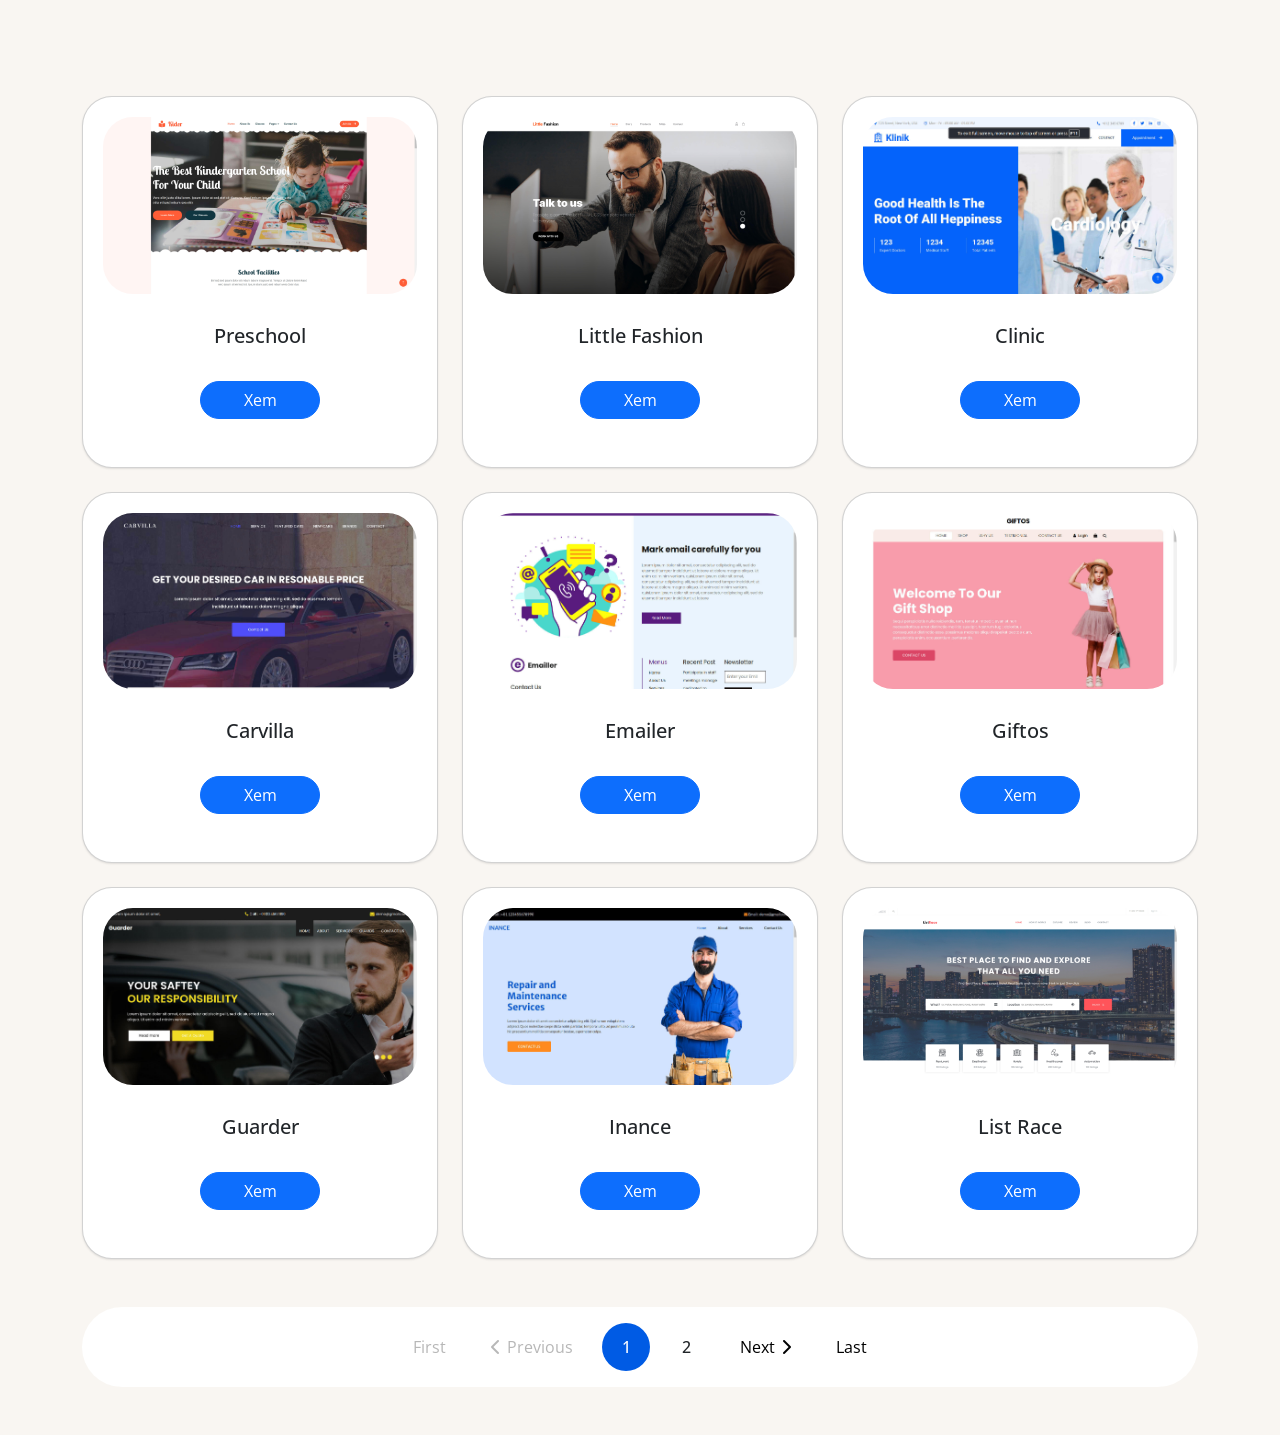
<file: index.html>
<!DOCTYPE html>
<html lang="en">

<head>
    <meta charset="UTF-8">
    <meta http-equiv="X-UA-Compatible" content="IE=edge">
    <meta name="viewport" content="width=device-width, initial-scale=1.0">
    <title>Website Templates</title>
    <link href="https://cdn.jsdelivr.net/npm/bootstrap@5.0.2/dist/css/bootstrap.min.css" rel="stylesheet"
        integrity="sha384-EVSTQN3/azprG1Anm3QDgpJLIm9Nao0Yz1ztcQTwFspd3yD65VohhpuuCOmLASjC" crossorigin="anonymous">
    <link rel="stylesheet" href="https://cdnjs.cloudflare.com/ajax/libs/font-awesome/6.2.1/css/all.min.css">
    <link href="./style.css" rel="stylesheet">
    <!-- Set favico icon -->
    <link rel="icon" href="img/favicon.png" type="image/x-icon">
</head>

<body>
    <div class="container py-5">
        <!-- <h1 class="text-center">Mẫu website của chúng tôi</h1> -->
        <div id="website-list" class="row row-cols-1 row-cols-md-3 g-4 py-5">
            <div class="container-loader">
                <div class="loader"></div>
            </div>
        </div>
        <div class="pagination-container">
            <button type="button" class="paging-btn paging-btn-first" onclick="first()">First</button>
            <button type="button" class="paging-btn paging-btn-previous" onclick="previous()">
                <i class="fa-solid fa-chevron-left"></i>
                Previous
            </button>

            <ul class="pagination"></ul>

            <button type="button" class="paging-btn paging-btn-next" onclick="next()">
                Next
                <i class="fa-solid fa-chevron-right"></i>
            </button>
            <button type="button" class="paging-btn paging-btn-last" onclick="last()">Last</button>
        </div>
    </div>
    <script src="https://cdn.jsdelivr.net/npm/bootstrap@5.0.2/dist/js/bootstrap.bundle.min.js"
        integrity="sha384-MrcW6ZMFYlzcLA8Nl+NtUVF0sA7MsXsP1UyJoMp4YLEuNSfAP+JcXn/tWtIaxVXM"
        crossorigin="anonymous"></script>

    <script src="index.js"></script>
</body>

</html>
</file>
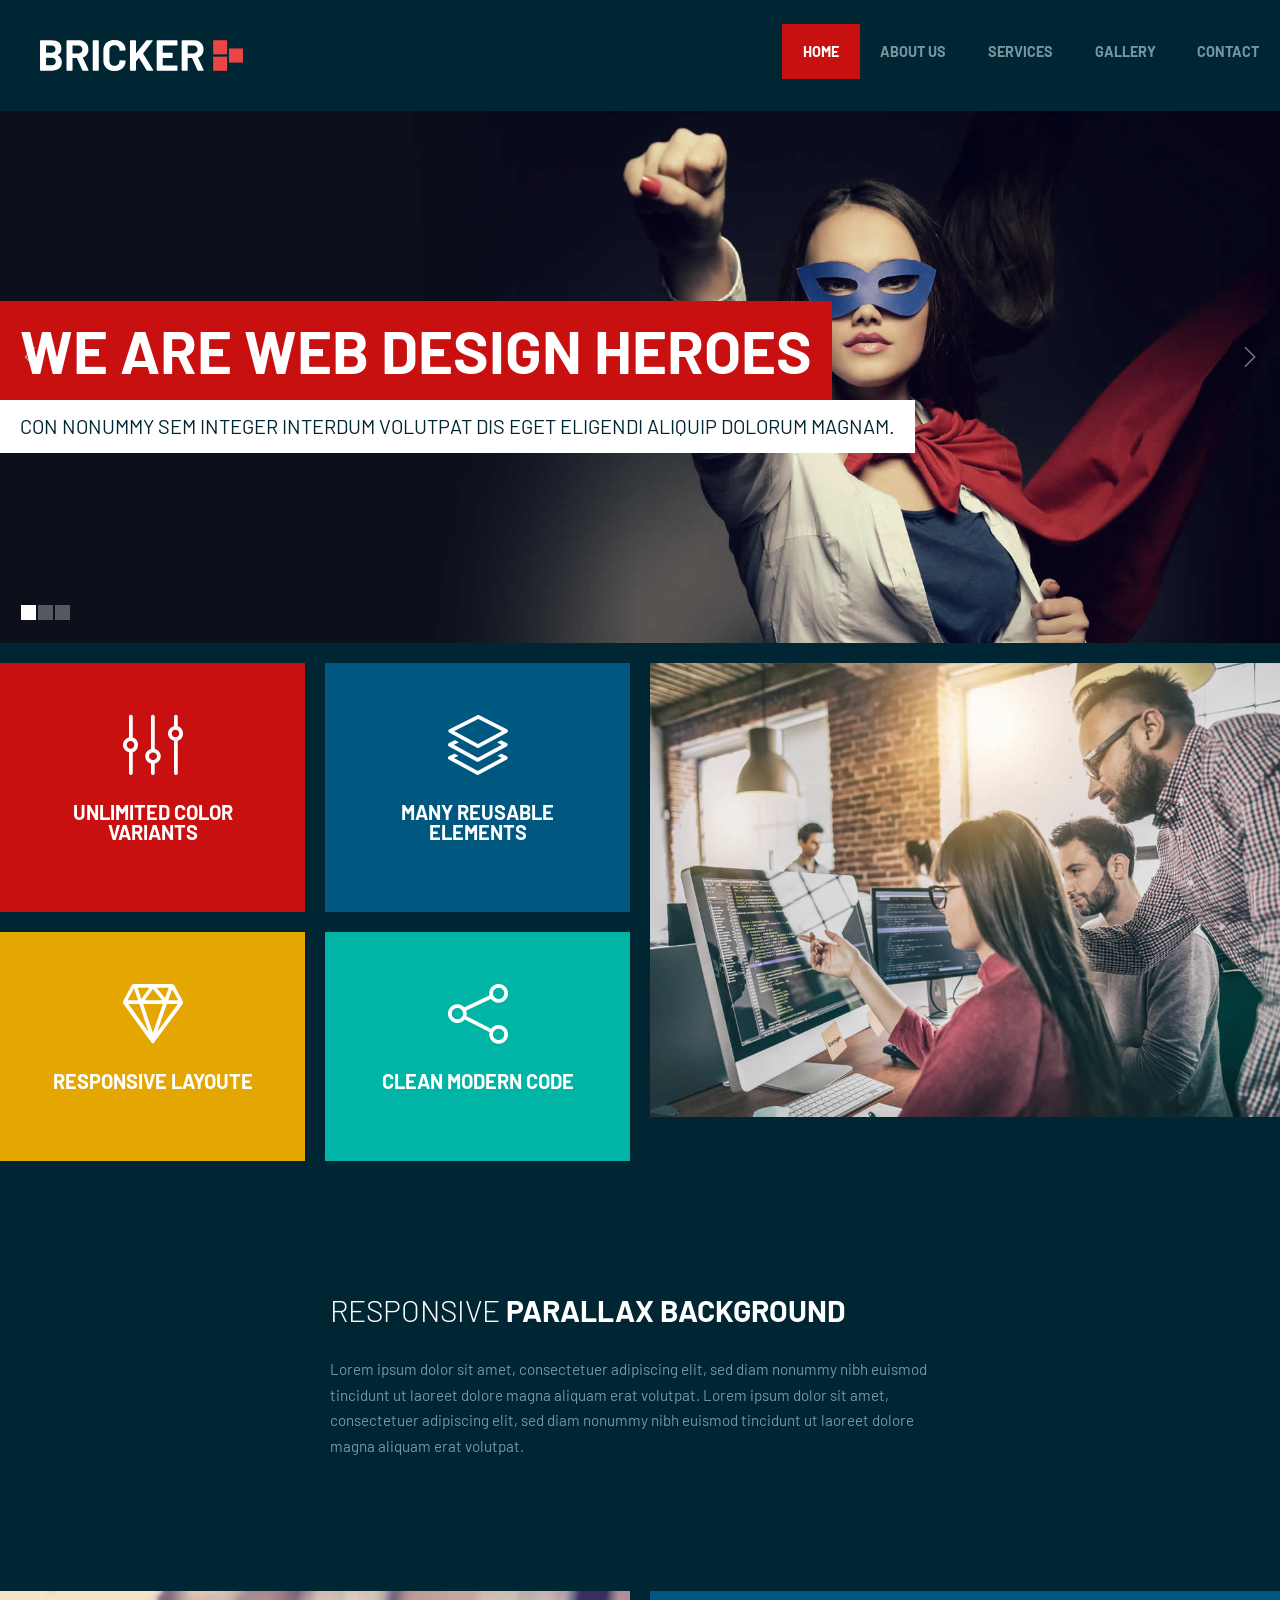
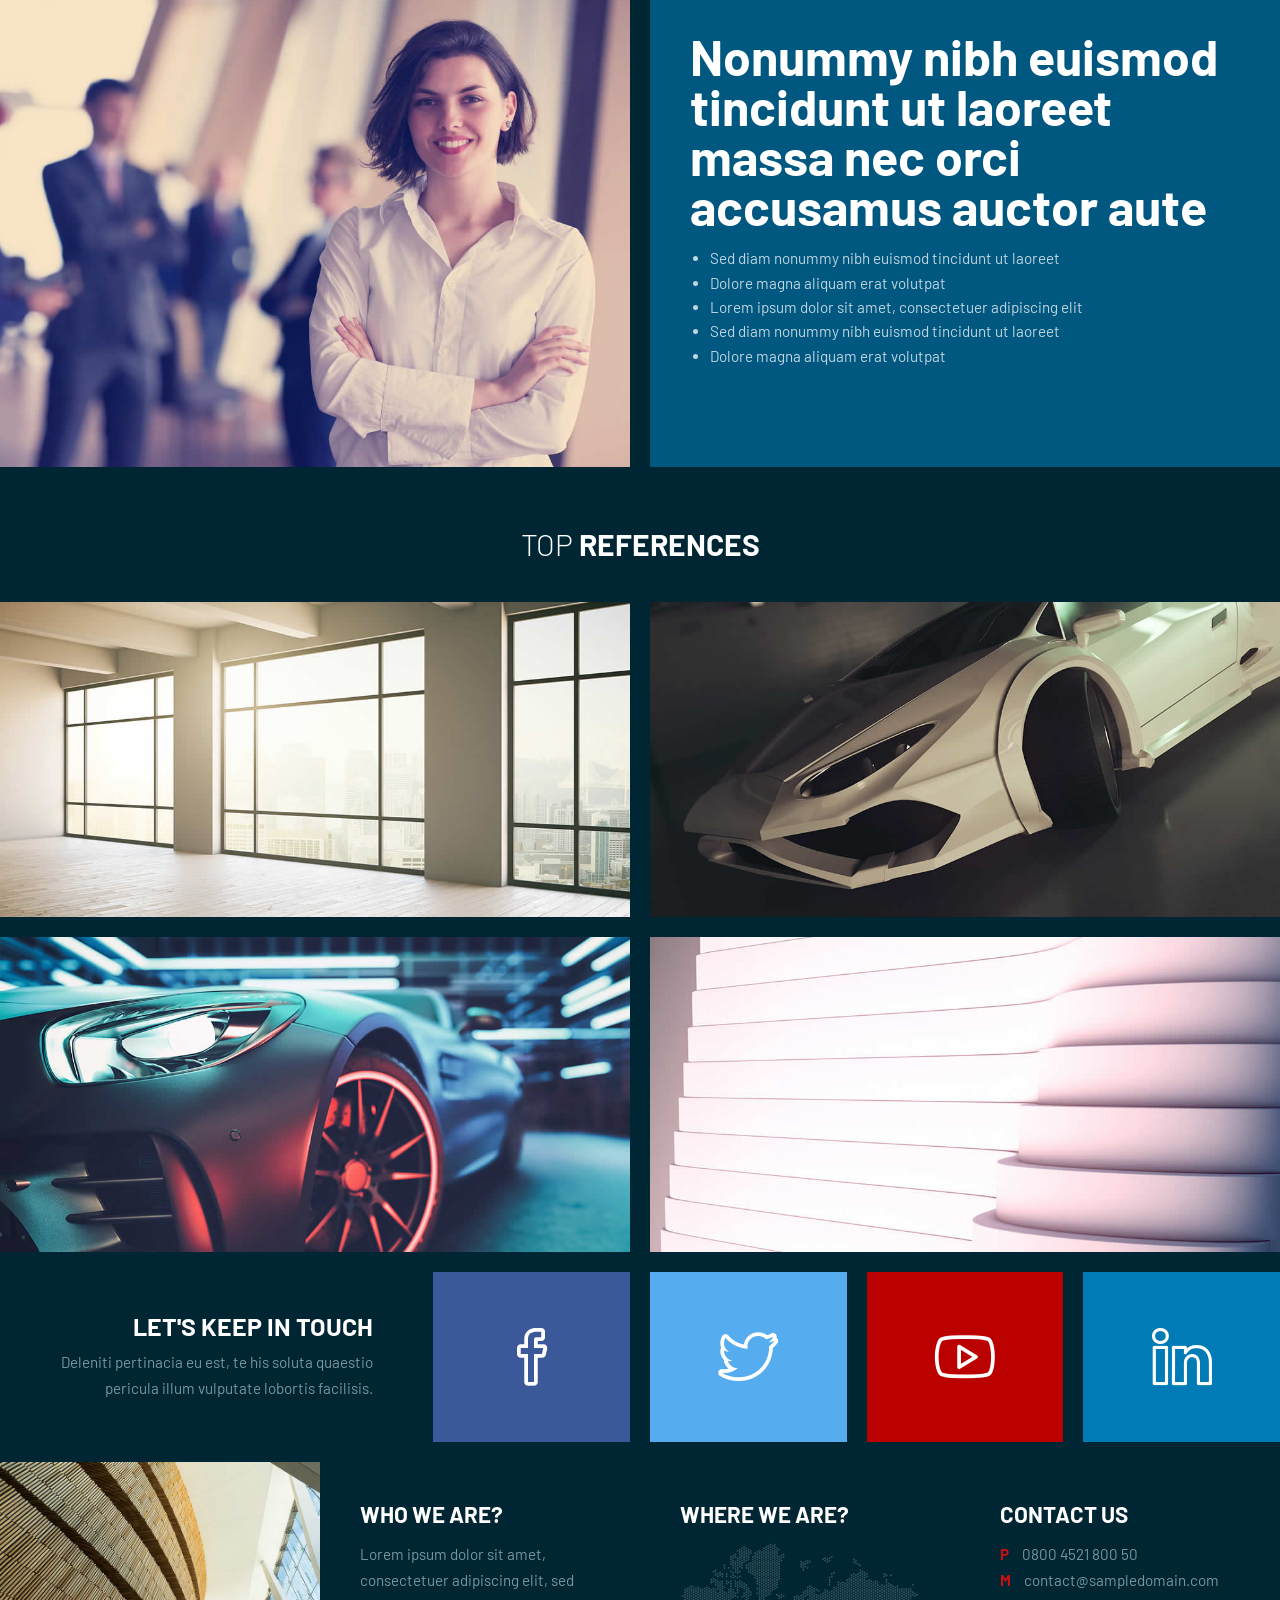
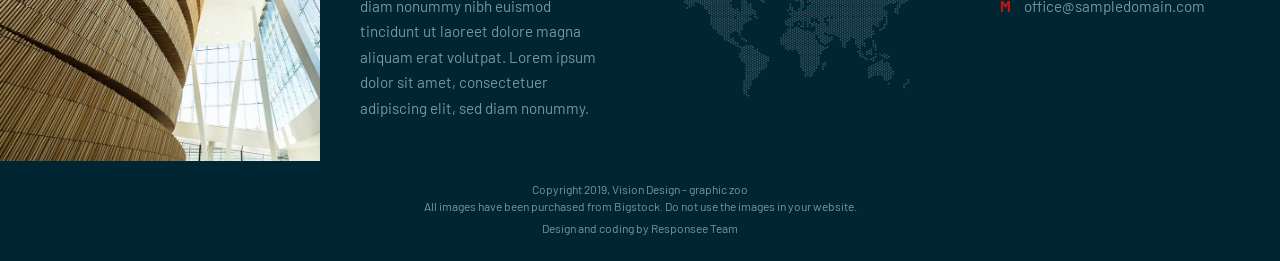
<file: Bricker/index.html>
<!DOCTYPE html>
<html lang="en-US">
   <head>
      <meta charset="UTF-8">
      <meta name="viewport" content="width=device-width, initial-scale=1.0" />
      <title>Free responsive business website template</title>
      <link rel="stylesheet" href="css/components.css">
      <link rel="stylesheet" href="css/icons.css">
      <link rel="stylesheet" href="css/responsee.css">
      <link rel="stylesheet" href="owl-carousel/owl.carousel.css">
      <link rel="stylesheet" href="owl-carousel/owl.theme.css">
      <!-- CUSTOM STYLE -->      
      <link rel="stylesheet" href="css/template-style.css">
      <link href="https://fonts.googleapis.com/css?family=Barlow:100,300,400,700,800&amp;subset=latin-ext" rel="stylesheet">  
      <script type="text/javascript" src="js/jquery-1.8.3.min.js"></script>
      <script type="text/javascript" src="js/jquery-ui.min.js"></script>   
   </head>

   <!--
    You can change the color scheme of the page. Just change the class of the <body> tag. 
    You can use this class: "primary-color-white", "primary-color-red", "primary-color-orange", "primary-color-blue", "primary-color-aqua", "primary-color-dark" 
    -->
    
    <!--
    Each element is able to have its own background or text color. Just change the class of the element.  
    You can use this class: 
    "background-white", "background-red", "background-orange", "background-blue", "background-aqua", "background-primary" 
    "text-white", "text-red", "text-orange", "text-blue", "text-aqua", "text-primary"
    -->

   <body class="size-1520 primary-color-red background-dark">
      <!-- HEADER -->
      <header class="grid">
        <!-- Top Navigation -->
        <nav class="s-12 grid background-none background-primary-hightlight">
           <!-- logo -->
           <a href="index.html" class="m-12 l-3 padding-2x logo">
              <img src="img/logo.svg">
           </a>
           <div class="top-nav s-12 l-9"> 
              <ul class="top-ul right chevron">
                <li><a href="index.html">Home</a></li>
                <li><a href="about-us.html">About Us</a></li>
                <li><a href="services.html">Services</a></li>
                <li><a href="gallery.html">Gallery</a></li>
                <li><a href="contact.html">Contact</a></li>
              </ul>
           </div>
        </nav>
      </header>
      
      <!-- MAIN -->
      <main role="main">
        <!-- TOP SECTION -->
        <section class="grid">
          <!-- Main Carousel -->
          <div class="s-12 margin-bottom carousel-fade-transition owl-carousel carousel-main carousel-nav-white carousel-hide-arrows background-dark">
          	<div class="item background-image" style="background-image:url(img/carousel-01.jpg)">
              <p class="text-padding text-strong text-white text-s-size-30 text-size-60 text-uppercase background-primary">We are Web design Heroes</p>
              <p class="text-padding text-size-20 text-dark text-uppercase background-white">Con nonummy sem integer interdum volutpat dis eget eligendi aliquip dolorum magnam.</p>
            </div>
          	<div class="item background-image" style="background-image:url(img/carousel-02.jpg)">
              <p class="text-padding text-strong text-white text-s-size-30 text-size-60 text-uppercase background-primary">Inspired by Technologies</p>
              <p class="text-padding text-size-20 text-dark text-uppercase background-white">Con nonummy sem integer interdum volutpat dis eget eligendi aliquip dolorum magnam.</p>
            </div>
            <div class="item background-image" style="background-image:url(img/carousel-03.jpg)">
              <p class="text-padding text-strong text-white text-s-size-30 text-size-60 text-uppercase background-primary">CSS and HTML is our Playground</p>
              <p class="text-padding text-size-20 text-dark text-uppercase background-white">Con nonummy sem integer interdum volutpat dis eget eligendi aliquip dolorum magnam.</p>
            </div>
          </div>  
        </section>
        
        <!-- SECTION 1 --> 
        <section class="grid margin text-center">
          <a href="/" class="s-12 m-6 l-3 padding-2x vertical-center margin-bottom background-red">
            <i class="icon-sli-equalizer text-size-60 text-white center margin-bottom-15"></i>
            <h3 class="text-strong text-size-20 text-line-height-1 margin-bottom-30 text-uppercase">Unlimited Color Variants</h3>
          </a>
          <a href="/" class="s-12 m-6 l-3 padding-2x vertical-center margin-bottom background-blue">
            <i class="icon-sli-layers text-size-60 text-white center margin-bottom-15"></i>
            <h3 class="text-strong text-size-20 text-line-height-1 margin-bottom-30 text-uppercase">Many Reusable Elements</h3>
          </a>
          
          <!-- Image-->
          <img class="m-12 l-6 l-row-2 margin-bottom" src="img/img-06.jpg">
          
          <a href="/" class="s-12 m-6 l-3 padding-2x vertical-center margin-bottom background-orange">
            <i class="icon-sli-diamond text-size-60 text-white center margin-bottom-15"></i>
            <h3 class="text-strong text-size-20 text-line-height-1 margin-bottom-30 text-uppercase">Responsive Layoute</h3>
          </a>
          <a href="/" class="s-12 m-6 l-3 padding-2x vertical-center margin-bottom background-aqua">
            <i class="icon-sli-share text-size-60 text-white center margin-bottom-15"></i>
            <h3 class="text-strong text-size-20 text-line-height-1 margin-bottom-30 text-uppercase">Clean Modern Code</h3>
          </a>
        </section>
        
        <!-- SECTION 2 -->
        <section class="grid section margin-bottom background-dark">
          <h2 class="s-12 l-6 center text-thin text-size-30 text-white text-uppercase margin-bottom-30">Responsive <b>Parallax Background</b></h2>
          <p class="s-12 l-6 center">Lorem ipsum dolor sit amet, consectetuer adipiscing elit, sed diam nonummy nibh euismod tincidunt ut laoreet dolore magna aliquam erat volutpat. Lorem ipsum dolor sit amet, consectetuer adipiscing elit, sed diam nonummy nibh euismod tincidunt ut laoreet dolore magna aliquam erat volutpat.</p>
        </section>
        
        <!-- SECTION 3 --> 
        <section class="grid margin">
          <!-- Image-->
          <img class="s-12 m-6 margin-bottom" src="img/img-01.jpg">
        
          <div class="s-12 m-6 padding-2x margin-bottom background-blue">
            <h2 class="text-strong text-size-50 text-line-height-1">Nonummy nibh euismod tincidunt ut laoreet<br> massa nec orci accusamus auctor aute</h2>
            <ul>
              <li>Sed diam nonummy nibh euismod tincidunt ut laoreet</li> 
              <li>Dolore magna aliquam erat volutpat</li>
              <li>Lorem ipsum dolor sit amet, consectetuer adipiscing elit</li>
              <li>Sed diam nonummy nibh euismod tincidunt ut laoreet</li>
              <li>Dolore magna aliquam erat volutpat</li>
            </ul>
          </div>
        </section>
        
        <!-- SECTION 4 -->
        <h2 class="s-12 text-white text-thin text-size-30 text-white text-uppercase margin-top-bottom-40 center text-center">Top <b>References</b></h2>
        <section class="grid margin">
          <a class="s-12 m-6 margin-bottom" href="gallery.html">
            <img class="full-img" src="img/portfolio/thumb-01.jpg" alt=""/>
          </a>	
          <a class="s-12 m-6 margin-bottom" href="gallery.html">
            <img class="full-img" src="img/portfolio/thumb-02.jpg" alt=""/>
          </a>	
          <a class="s-12 m-6 margin-bottom" href="gallery.html">
            <img class="full-img" src="img/portfolio/thumb-03.jpg" alt=""/>
          </a>	
          <a class="s-12 m-6 margin-bottom" href="gallery.html">
            <img class="full-img" src="img/portfolio/thumb-04.jpg" alt=""/>
          </a>	
        </section>
        
        <!-- SECTION 5 -->
        <section class="grid margin text-center">
          <div class="m-12 l-4 padding-2x background-dark margin-bottom text-right">
            <h3 class="text-strong text-size-25 text-uppercase margin-bottom-10">Let's keep in touch</h3>
            <p>Deleniti pertinacia eu est, te his soluta quaestio pericula illum vulputate lobortis facilisis.</p>
          </div>
          <a href="/" class="s-12 m-6 l-2 padding vertical-center margin-bottom facebook hover-zoom">
             <i class="icon-sli-social-facebook text-size-60 text-white center"></i>
          </a>
          <a href="/" class="s-12 m-6 l-2 padding vertical-center margin-bottom twitter hover-zoom">
            <i class="icon-sli-social-twitter text-size-60 text-white center"></i>
          </a>
          <a href="/" class="s-12 m-6 l-2 padding vertical-center margin-bottom youtube hover-zoom">
            <i class="icon-sli-social-youtube text-size-60 text-white center"></i>
          </a>
          <a href="/" class="s-12 m-6 l-2 padding vertical-center margin-bottom linkedin hover-zoom">
            <i class="icon-sli-social-linkedin text-size-60 text-white center"></i>
          </a>
        </section>
                
      </main>
      
       
      <!-- FOOTER -->
      <footer class="grid">
        <!-- Footer - top -->
        <!-- Image-->
        <div class="s-12 l-3 m-row-3 margin-bottom background-image" style="background-image:url(img/img-04.jpg)"></div>
        
        <div class="s-12 m-9 l-3 padding-2x margin-bottom background-dark">
           <h2 class="text-strong text-uppercase">Who We Are?</h2>
           <p>Lorem ipsum dolor sit amet, consectetuer adipiscing elit, sed diam nonummy nibh euismod tincidunt ut laoreet dolore magna aliquam erat volutpat. Lorem ipsum dolor sit amet, consectetuer adipiscing elit, sed diam nonummy.</p>
        </div>
        
        <div class="s-12 m-9 l-3 padding-2x margin-bottom background-dark">
           <h2 class="text-strong text-uppercase">Where We Are?</h2>
           <img class="full-img" src="img/map.svg" alt=""/>
        </div>
        
        <div class="s-12 m-9 l-3 padding-2x margin-bottom background-dark">
           <h2 class="text-strong text-uppercase">Contact Us</h2>
           <p><b class="text-primary margin-right-10">P</b> 0800 4521 800 50</p>
           <p><b class="text-primary margin-right-10">M</b> <a class="text-primary-hover" href="mailto:contact@sampledomain.com">contact@sampledomain.com</a></p>
           <p><b class="text-primary margin-right-10">M</b> <a class="text-primary-hover" href="mailto:office@sampledomain.com">office@sampledomain.com</a></p>
        </div>
        
        <!-- Footer - bottom -->
        <div class="s-12 text-center margin-bottom">
          <p class="text-size-12">Copyright 2019, Vision Design - graphic zoo</p>
          <p class="text-size-12">All images have been purchased from Bigstock. Do not use the images in your website.</p>
          <p><a class="text-size-12 text-primary-hover" href="http://www.myresponsee.com" title="Responsee - lightweight responsive framework">Design and coding by Responsee Team</a></p>
        </div>
      </footer>                                                                    
      <script type="text/javascript" src="js/responsee.js"></script>
      <script type="text/javascript" src="owl-carousel/owl.carousel.js"></script>
      <script type="text/javascript" src="js/template-scripts.js"></script>

   </body>
</html>
</file>
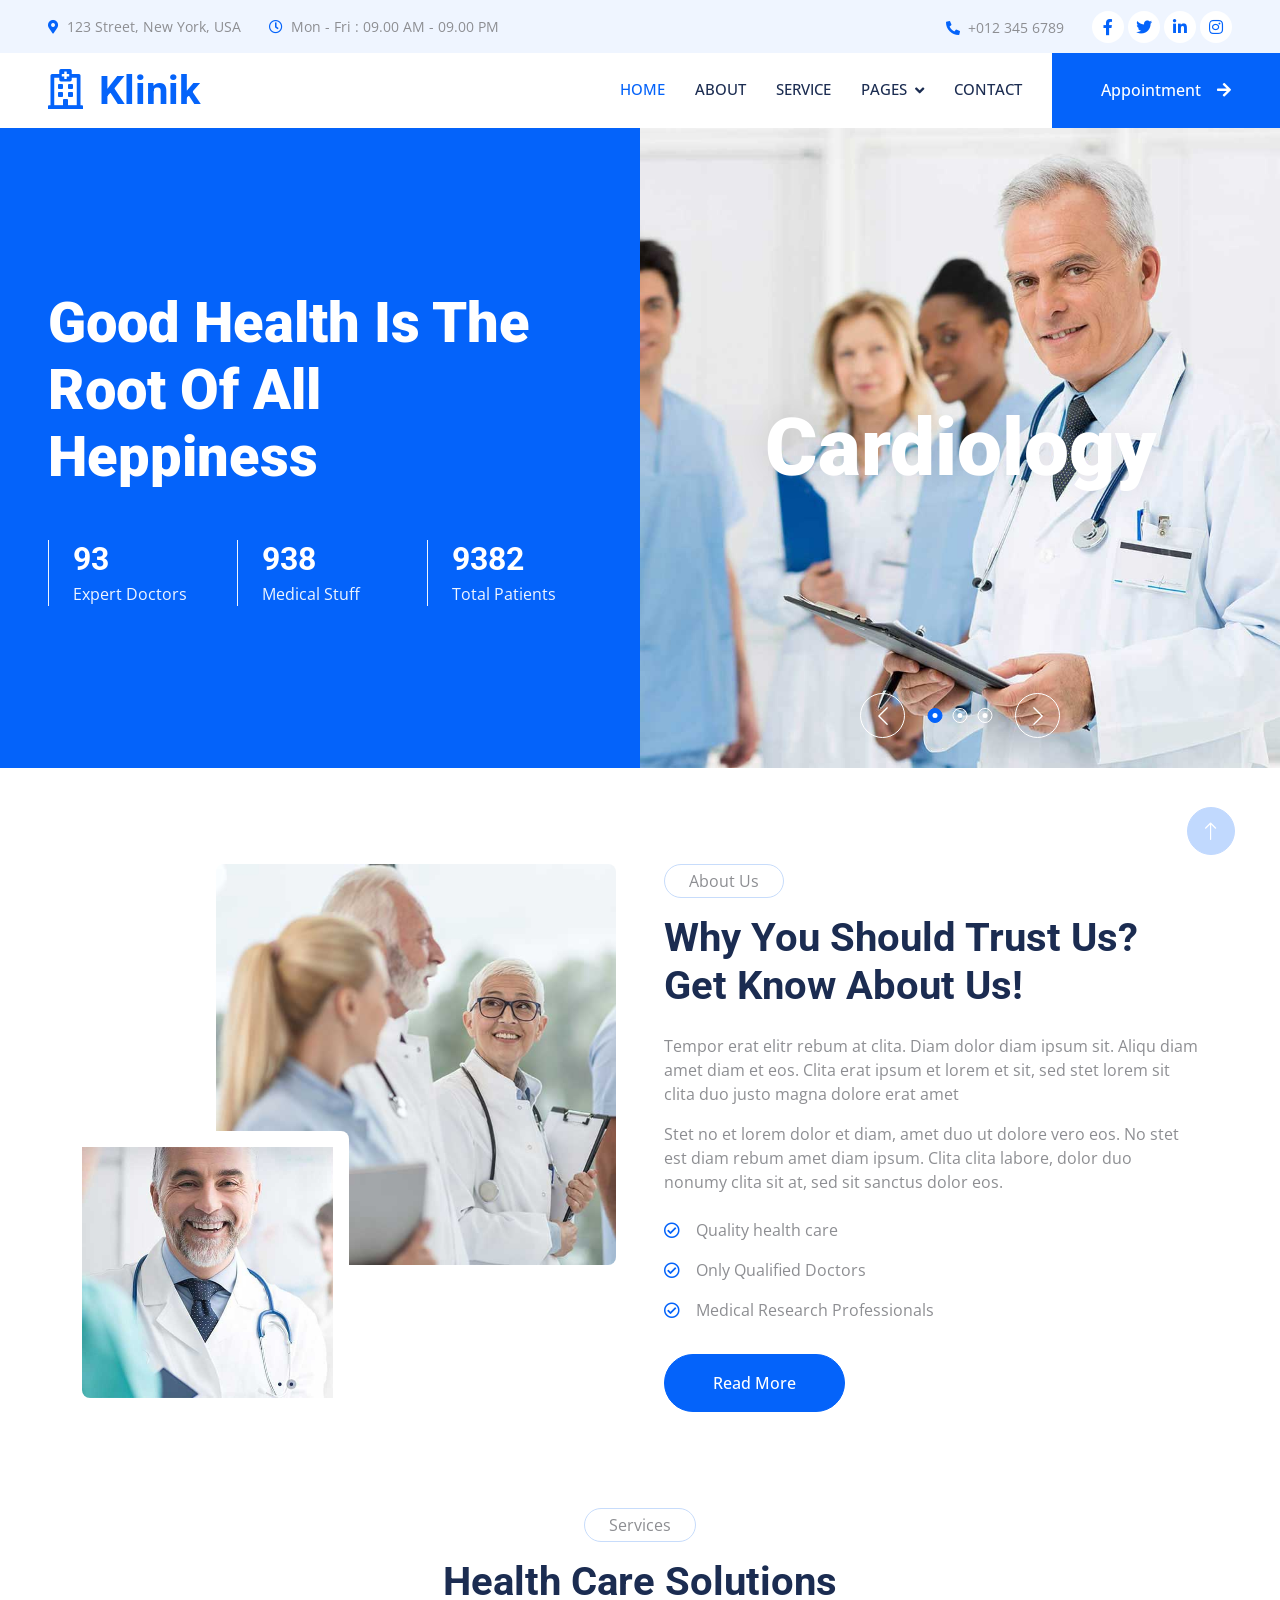
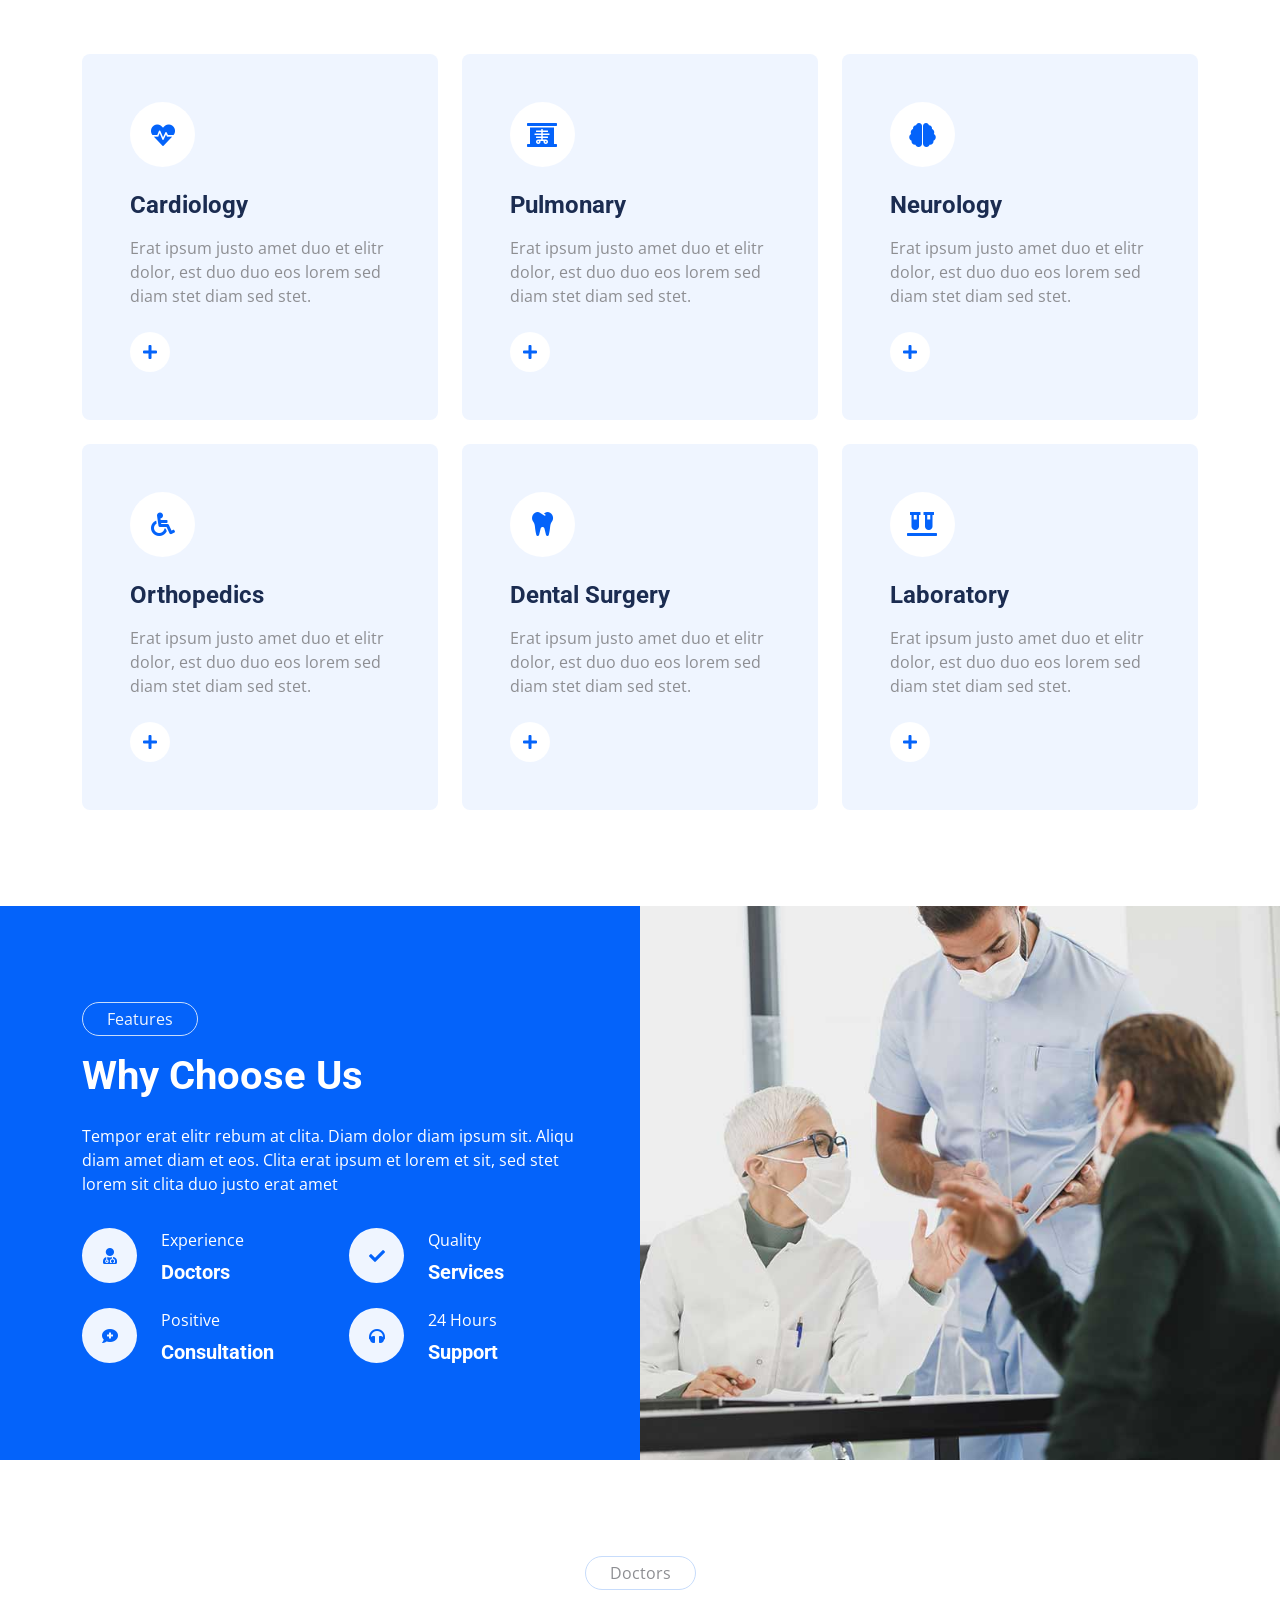
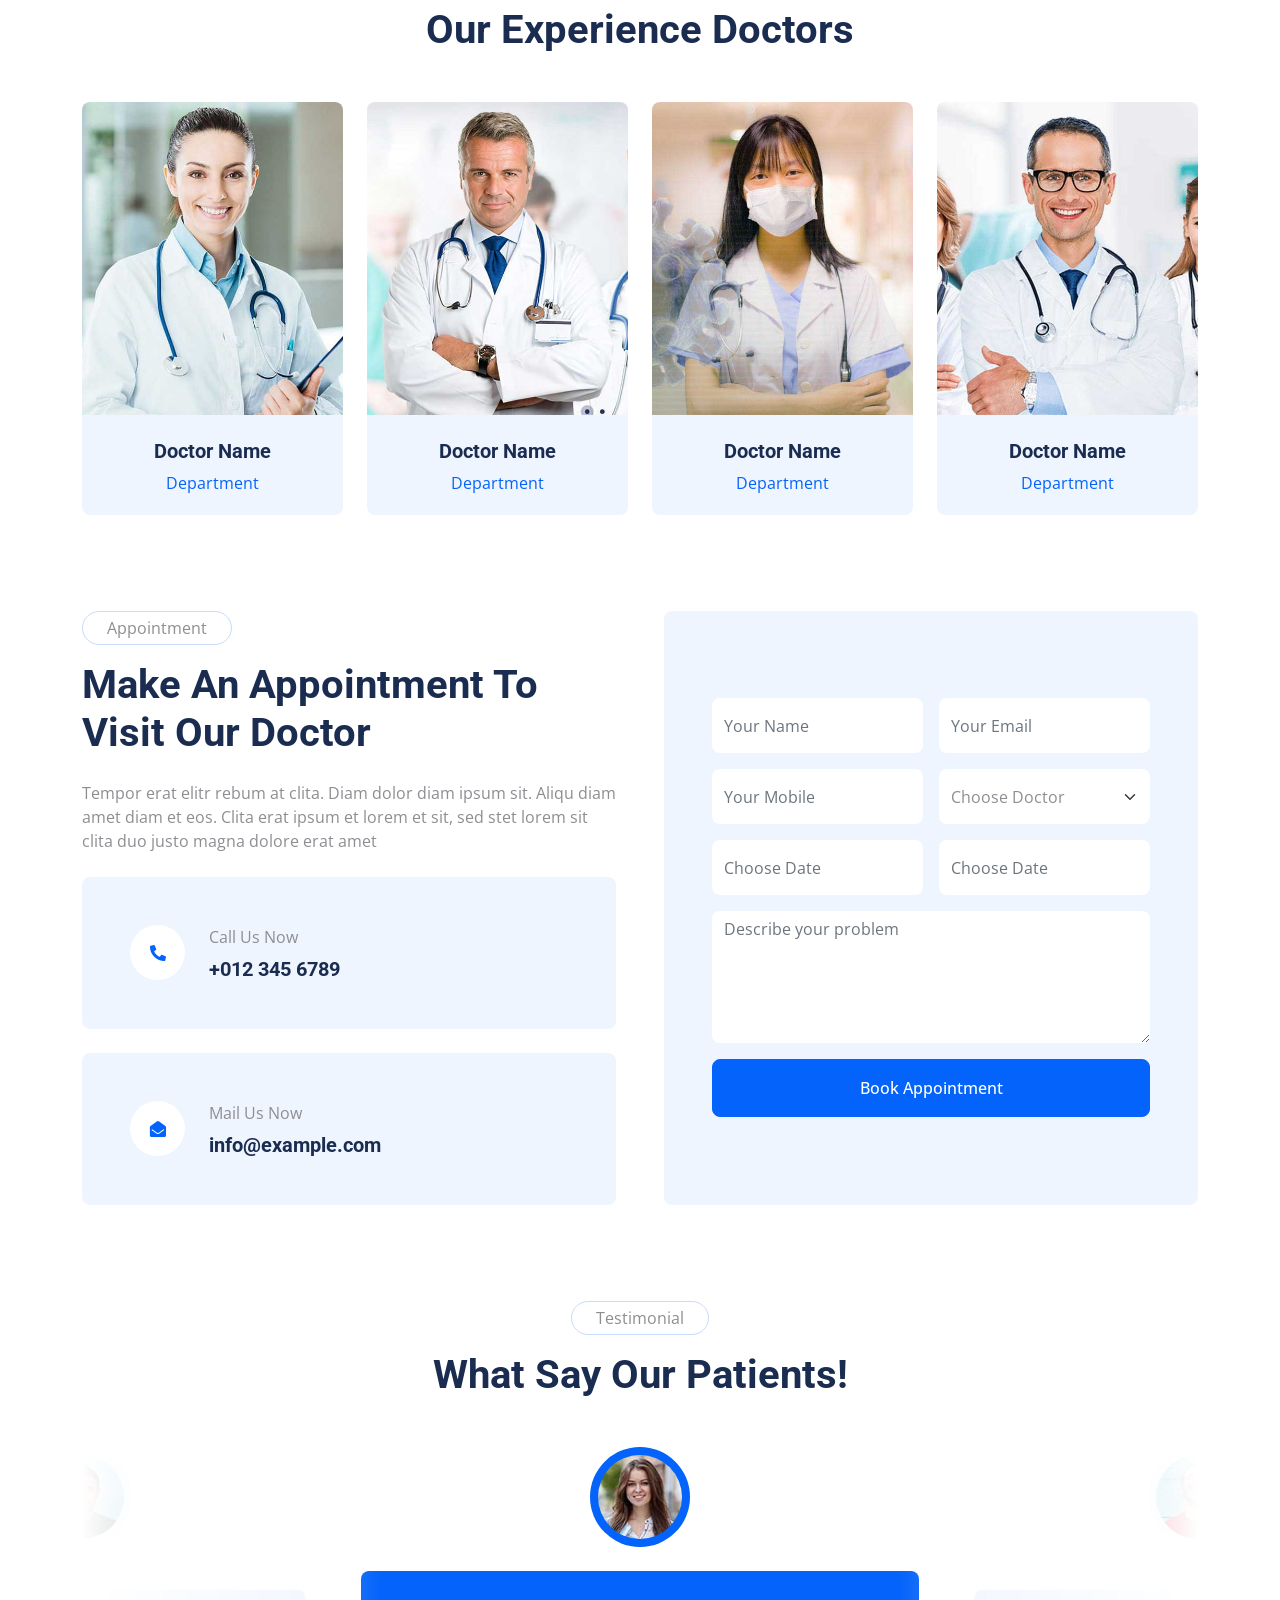
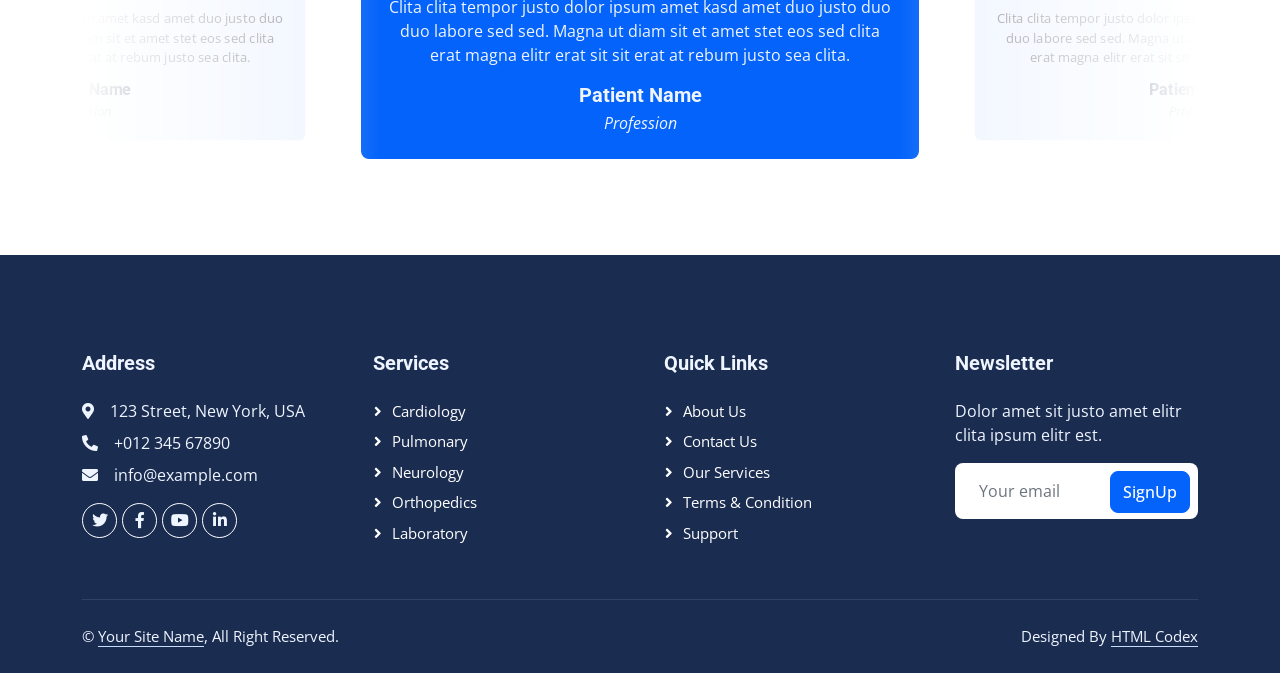
<file: Clinic/index.html>
<!DOCTYPE html>
<html lang="en">

<head>
    <meta charset="utf-8">
    <title>Klinik - Clinic Website Template</title>
    <meta content="width=device-width, initial-scale=1.0" name="viewport">
    <meta content="" name="keywords">
    <meta content="" name="description">

    <!-- Favicon -->
    <link href="img/favicon.ico" rel="icon">

    <!-- Google Web Fonts -->
    <link rel="preconnect" href="https://fonts.googleapis.com">
    <link rel="preconnect" href="https://fonts.gstatic.com" crossorigin>
    <link href="https://fonts.googleapis.com/css2?family=Open+Sans:wght@400;500&family=Roboto:wght@500;700;900&display=swap" rel="stylesheet"> 

    <!-- Icon Font Stylesheet -->
    <link href="https://cdnjs.cloudflare.com/ajax/libs/font-awesome/5.10.0/css/all.min.css" rel="stylesheet">
    <link href="https://cdn.jsdelivr.net/npm/bootstrap-icons@1.4.1/font/bootstrap-icons.css" rel="stylesheet">

    <!-- Libraries Stylesheet -->
    <link href="lib/animate/animate.min.css" rel="stylesheet">
    <link href="lib/owlcarousel/assets/owl.carousel.min.css" rel="stylesheet">
    <link href="lib/tempusdominus/css/tempusdominus-bootstrap-4.min.css" rel="stylesheet" />

    <!-- Customized Bootstrap Stylesheet -->
    <link href="css/bootstrap.min.css" rel="stylesheet">

    <!-- Template Stylesheet -->
    <link href="css/style.css" rel="stylesheet">
</head>

<body>
    <!-- Spinner Start -->
    <div id="spinner" class="show bg-white position-fixed translate-middle w-100 vh-100 top-50 start-50 d-flex align-items-center justify-content-center">
        <div class="spinner-grow text-primary" style="width: 3rem; height: 3rem;" role="status">
            <span class="sr-only">Loading...</span>
        </div>
    </div>
    <!-- Spinner End -->


    <!-- Topbar Start -->
    <div class="container-fluid bg-light p-0 wow fadeIn" data-wow-delay="0.1s">
        <div class="row gx-0 d-none d-lg-flex">
            <div class="col-lg-7 px-5 text-start">
                <div class="h-100 d-inline-flex align-items-center py-3 me-4">
                    <small class="fa fa-map-marker-alt text-primary me-2"></small>
                    <small>123 Street, New York, USA</small>
                </div>
                <div class="h-100 d-inline-flex align-items-center py-3">
                    <small class="far fa-clock text-primary me-2"></small>
                    <small>Mon - Fri : 09.00 AM - 09.00 PM</small>
                </div>
            </div>
            <div class="col-lg-5 px-5 text-end">
                <div class="h-100 d-inline-flex align-items-center py-3 me-4">
                    <small class="fa fa-phone-alt text-primary me-2"></small>
                    <small>+012 345 6789</small>
                </div>
                <div class="h-100 d-inline-flex align-items-center">
                    <a class="btn btn-sm-square rounded-circle bg-white text-primary me-1" href=""><i class="fab fa-facebook-f"></i></a>
                    <a class="btn btn-sm-square rounded-circle bg-white text-primary me-1" href=""><i class="fab fa-twitter"></i></a>
                    <a class="btn btn-sm-square rounded-circle bg-white text-primary me-1" href=""><i class="fab fa-linkedin-in"></i></a>
                    <a class="btn btn-sm-square rounded-circle bg-white text-primary me-0" href=""><i class="fab fa-instagram"></i></a>
                </div>
            </div>
        </div>
    </div>
    <!-- Topbar End -->


    <!-- Navbar Start -->
    <nav class="navbar navbar-expand-lg bg-white navbar-light sticky-top p-0 wow fadeIn" data-wow-delay="0.1s">
        <a href="index.html" class="navbar-brand d-flex align-items-center px-4 px-lg-5">
            <h1 class="m-0 text-primary"><i class="far fa-hospital me-3"></i>Klinik</h1>
        </a>
        <button type="button" class="navbar-toggler me-4" data-bs-toggle="collapse" data-bs-target="#navbarCollapse">
            <span class="navbar-toggler-icon"></span>
        </button>
        <div class="collapse navbar-collapse" id="navbarCollapse">
            <div class="navbar-nav ms-auto p-4 p-lg-0">
                <a href="index.html" class="nav-item nav-link active">Home</a>
                <a href="about.html" class="nav-item nav-link">About</a>
                <a href="service.html" class="nav-item nav-link">Service</a>
                <div class="nav-item dropdown">
                    <a href="#" class="nav-link dropdown-toggle" data-bs-toggle="dropdown">Pages</a>
                    <div class="dropdown-menu rounded-0 rounded-bottom m-0">
                        <a href="feature.html" class="dropdown-item">Feature</a>
                        <a href="team.html" class="dropdown-item">Our Doctor</a>
                        <a href="appointment.html" class="dropdown-item">Appointment</a>
                        <a href="testimonial.html" class="dropdown-item">Testimonial</a>
                        <a href="404.html" class="dropdown-item">404 Page</a>
                    </div>
                </div>
                <a href="contact.html" class="nav-item nav-link">Contact</a>
            </div>
            <a href="" class="btn btn-primary rounded-0 py-4 px-lg-5 d-none d-lg-block">Appointment<i class="fa fa-arrow-right ms-3"></i></a>
        </div>
    </nav>
    <!-- Navbar End -->


    <!-- Header Start -->
    <div class="container-fluid header bg-primary p-0 mb-5">
        <div class="row g-0 align-items-center flex-column-reverse flex-lg-row">
            <div class="col-lg-6 p-5 wow fadeIn" data-wow-delay="0.1s">
                <h1 class="display-4 text-white mb-5">Good Health Is The Root Of All Heppiness</h1>
                <div class="row g-4">
                    <div class="col-sm-4">
                        <div class="border-start border-light ps-4">
                            <h2 class="text-white mb-1" data-toggle="counter-up">123</h2>
                            <p class="text-light mb-0">Expert Doctors</p>
                        </div>
                    </div>
                    <div class="col-sm-4">
                        <div class="border-start border-light ps-4">
                            <h2 class="text-white mb-1" data-toggle="counter-up">1234</h2>
                            <p class="text-light mb-0">Medical Stuff</p>
                        </div>
                    </div>
                    <div class="col-sm-4">
                        <div class="border-start border-light ps-4">
                            <h2 class="text-white mb-1" data-toggle="counter-up">12345</h2>
                            <p class="text-light mb-0">Total Patients</p>
                        </div>
                    </div>
                </div>
            </div>
            <div class="col-lg-6 wow fadeIn" data-wow-delay="0.5s">
                <div class="owl-carousel header-carousel">
                    <div class="owl-carousel-item position-relative">
                        <img class="img-fluid" src="img/carousel-1.jpg" alt="">
                        <div class="owl-carousel-text">
                            <h1 class="display-1 text-white mb-0">Cardiology</h1>
                        </div>
                    </div>
                    <div class="owl-carousel-item position-relative">
                        <img class="img-fluid" src="img/carousel-2.jpg" alt="">
                        <div class="owl-carousel-text">
                            <h1 class="display-1 text-white mb-0">Neurology</h1>
                        </div>
                    </div>
                    <div class="owl-carousel-item position-relative">
                        <img class="img-fluid" src="img/carousel-3.jpg" alt="">
                        <div class="owl-carousel-text">
                            <h1 class="display-1 text-white mb-0">Pulmonary</h1>
                        </div>
                    </div>
                </div>
            </div>
        </div>
    </div>
    <!-- Header End -->


    <!-- About Start -->
    <div class="container-xxl py-5">
        <div class="container">
            <div class="row g-5">
                <div class="col-lg-6 wow fadeIn" data-wow-delay="0.1s">
                    <div class="d-flex flex-column">
                        <img class="img-fluid rounded w-75 align-self-end" src="img/about-1.jpg" alt="">
                        <img class="img-fluid rounded w-50 bg-white pt-3 pe-3" src="img/about-2.jpg" alt="" style="margin-top: -25%;">
                    </div>
                </div>
                <div class="col-lg-6 wow fadeIn" data-wow-delay="0.5s">
                    <p class="d-inline-block border rounded-pill py-1 px-4">About Us</p>
                    <h1 class="mb-4">Why You Should Trust Us? Get Know About Us!</h1>
                    <p>Tempor erat elitr rebum at clita. Diam dolor diam ipsum sit. Aliqu diam amet diam et eos. Clita erat ipsum et lorem et sit, sed stet lorem sit clita duo justo magna dolore erat amet</p>
                    <p class="mb-4">Stet no et lorem dolor et diam, amet duo ut dolore vero eos. No stet est diam rebum amet diam ipsum. Clita clita labore, dolor duo nonumy clita sit at, sed sit sanctus dolor eos.</p>
                    <p><i class="far fa-check-circle text-primary me-3"></i>Quality health care</p>
                    <p><i class="far fa-check-circle text-primary me-3"></i>Only Qualified Doctors</p>
                    <p><i class="far fa-check-circle text-primary me-3"></i>Medical Research Professionals</p>
                    <a class="btn btn-primary rounded-pill py-3 px-5 mt-3" href="">Read More</a>
                </div>
            </div>
        </div>
    </div>
    <!-- About End -->


    <!-- Service Start -->
    <div class="container-xxl py-5">
        <div class="container">
            <div class="text-center mx-auto mb-5 wow fadeInUp" data-wow-delay="0.1s" style="max-width: 600px;">
                <p class="d-inline-block border rounded-pill py-1 px-4">Services</p>
                <h1>Health Care Solutions</h1>
            </div>
            <div class="row g-4">
                <div class="col-lg-4 col-md-6 wow fadeInUp" data-wow-delay="0.1s">
                    <div class="service-item bg-light rounded h-100 p-5">
                        <div class="d-inline-flex align-items-center justify-content-center bg-white rounded-circle mb-4" style="width: 65px; height: 65px;">
                            <i class="fa fa-heartbeat text-primary fs-4"></i>
                        </div>
                        <h4 class="mb-3">Cardiology</h4>
                        <p class="mb-4">Erat ipsum justo amet duo et elitr dolor, est duo duo eos lorem sed diam stet diam sed stet.</p>
                        <a class="btn" href=""><i class="fa fa-plus text-primary me-3"></i>Read More</a>
                    </div>
                </div>
                <div class="col-lg-4 col-md-6 wow fadeInUp" data-wow-delay="0.3s">
                    <div class="service-item bg-light rounded h-100 p-5">
                        <div class="d-inline-flex align-items-center justify-content-center bg-white rounded-circle mb-4" style="width: 65px; height: 65px;">
                            <i class="fa fa-x-ray text-primary fs-4"></i>
                        </div>
                        <h4 class="mb-3">Pulmonary</h4>
                        <p class="mb-4">Erat ipsum justo amet duo et elitr dolor, est duo duo eos lorem sed diam stet diam sed stet.</p>
                        <a class="btn" href=""><i class="fa fa-plus text-primary me-3"></i>Read More</a>
                    </div>
                </div>
                <div class="col-lg-4 col-md-6 wow fadeInUp" data-wow-delay="0.5s">
                    <div class="service-item bg-light rounded h-100 p-5">
                        <div class="d-inline-flex align-items-center justify-content-center bg-white rounded-circle mb-4" style="width: 65px; height: 65px;">
                            <i class="fa fa-brain text-primary fs-4"></i>
                        </div>
                        <h4 class="mb-3">Neurology</h4>
                        <p class="mb-4">Erat ipsum justo amet duo et elitr dolor, est duo duo eos lorem sed diam stet diam sed stet.</p>
                        <a class="btn" href=""><i class="fa fa-plus text-primary me-3"></i>Read More</a>
                    </div>
                </div>
                <div class="col-lg-4 col-md-6 wow fadeInUp" data-wow-delay="0.1s">
                    <div class="service-item bg-light rounded h-100 p-5">
                        <div class="d-inline-flex align-items-center justify-content-center bg-white rounded-circle mb-4" style="width: 65px; height: 65px;">
                            <i class="fa fa-wheelchair text-primary fs-4"></i>
                        </div>
                        <h4 class="mb-3">Orthopedics</h4>
                        <p class="mb-4">Erat ipsum justo amet duo et elitr dolor, est duo duo eos lorem sed diam stet diam sed stet.</p>
                        <a class="btn" href=""><i class="fa fa-plus text-primary me-3"></i>Read More</a>
                    </div>
                </div>
                <div class="col-lg-4 col-md-6 wow fadeInUp" data-wow-delay="0.3s">
                    <div class="service-item bg-light rounded h-100 p-5">
                        <div class="d-inline-flex align-items-center justify-content-center bg-white rounded-circle mb-4" style="width: 65px; height: 65px;">
                            <i class="fa fa-tooth text-primary fs-4"></i>
                        </div>
                        <h4 class="mb-3">Dental Surgery</h4>
                        <p class="mb-4">Erat ipsum justo amet duo et elitr dolor, est duo duo eos lorem sed diam stet diam sed stet.</p>
                        <a class="btn" href=""><i class="fa fa-plus text-primary me-3"></i>Read More</a>
                    </div>
                </div>
                <div class="col-lg-4 col-md-6 wow fadeInUp" data-wow-delay="0.5s">
                    <div class="service-item bg-light rounded h-100 p-5">
                        <div class="d-inline-flex align-items-center justify-content-center bg-white rounded-circle mb-4" style="width: 65px; height: 65px;">
                            <i class="fa fa-vials text-primary fs-4"></i>
                        </div>
                        <h4 class="mb-3">Laboratory</h4>
                        <p class="mb-4">Erat ipsum justo amet duo et elitr dolor, est duo duo eos lorem sed diam stet diam sed stet.</p>
                        <a class="btn" href=""><i class="fa fa-plus text-primary me-3"></i>Read More</a>
                    </div>
                </div>
            </div>
        </div>
    </div>
    <!-- Service End -->


    <!-- Feature Start -->
    <div class="container-fluid bg-primary overflow-hidden my-5 px-lg-0">
        <div class="container feature px-lg-0">
            <div class="row g-0 mx-lg-0">
                <div class="col-lg-6 feature-text py-5 wow fadeIn" data-wow-delay="0.1s">
                    <div class="p-lg-5 ps-lg-0">
                        <p class="d-inline-block border rounded-pill text-light py-1 px-4">Features</p>
                        <h1 class="text-white mb-4">Why Choose Us</h1>
                        <p class="text-white mb-4 pb-2">Tempor erat elitr rebum at clita. Diam dolor diam ipsum sit. Aliqu diam amet diam et eos. Clita erat ipsum et lorem et sit, sed stet lorem sit clita duo justo erat amet</p>
                        <div class="row g-4">
                            <div class="col-6">
                                <div class="d-flex align-items-center">
                                    <div class="d-flex flex-shrink-0 align-items-center justify-content-center rounded-circle bg-light" style="width: 55px; height: 55px;">
                                        <i class="fa fa-user-md text-primary"></i>
                                    </div>
                                    <div class="ms-4">
                                        <p class="text-white mb-2">Experience</p>
                                        <h5 class="text-white mb-0">Doctors</h5>
                                    </div>
                                </div>
                            </div>
                            <div class="col-6">
                                <div class="d-flex align-items-center">
                                    <div class="d-flex flex-shrink-0 align-items-center justify-content-center rounded-circle bg-light" style="width: 55px; height: 55px;">
                                        <i class="fa fa-check text-primary"></i>
                                    </div>
                                    <div class="ms-4">
                                        <p class="text-white mb-2">Quality</p>
                                        <h5 class="text-white mb-0">Services</h5>
                                    </div>
                                </div>
                            </div>
                            <div class="col-6">
                                <div class="d-flex align-items-center">
                                    <div class="d-flex flex-shrink-0 align-items-center justify-content-center rounded-circle bg-light" style="width: 55px; height: 55px;">
                                        <i class="fa fa-comment-medical text-primary"></i>
                                    </div>
                                    <div class="ms-4">
                                        <p class="text-white mb-2">Positive</p>
                                        <h5 class="text-white mb-0">Consultation</h5>
                                    </div>
                                </div>
                            </div>
                            <div class="col-6">
                                <div class="d-flex align-items-center">
                                    <div class="d-flex flex-shrink-0 align-items-center justify-content-center rounded-circle bg-light" style="width: 55px; height: 55px;">
                                        <i class="fa fa-headphones text-primary"></i>
                                    </div>
                                    <div class="ms-4">
                                        <p class="text-white mb-2">24 Hours</p>
                                        <h5 class="text-white mb-0">Support</h5>
                                    </div>
                                </div>
                            </div>
                        </div>
                    </div>
                </div>
                <div class="col-lg-6 pe-lg-0 wow fadeIn" data-wow-delay="0.5s" style="min-height: 400px;">
                    <div class="position-relative h-100">
                        <img class="position-absolute img-fluid w-100 h-100" src="img/feature.jpg" style="object-fit: cover;" alt="">
                    </div>
                </div>
            </div>
        </div>
    </div>
    <!-- Feature End -->


    <!-- Team Start -->
    <div class="container-xxl py-5">
        <div class="container">
            <div class="text-center mx-auto mb-5 wow fadeInUp" data-wow-delay="0.1s" style="max-width: 600px;">
                <p class="d-inline-block border rounded-pill py-1 px-4">Doctors</p>
                <h1>Our Experience Doctors</h1>
            </div>
            <div class="row g-4">
                <div class="col-lg-3 col-md-6 wow fadeInUp" data-wow-delay="0.1s">
                    <div class="team-item position-relative rounded overflow-hidden">
                        <div class="overflow-hidden">
                            <img class="img-fluid" src="img/team-1.jpg" alt="">
                        </div>
                        <div class="team-text bg-light text-center p-4">
                            <h5>Doctor Name</h5>
                            <p class="text-primary">Department</p>
                            <div class="team-social text-center">
                                <a class="btn btn-square" href=""><i class="fab fa-facebook-f"></i></a>
                                <a class="btn btn-square" href=""><i class="fab fa-twitter"></i></a>
                                <a class="btn btn-square" href=""><i class="fab fa-instagram"></i></a>
                            </div>
                        </div>
                    </div>
                </div>
                <div class="col-lg-3 col-md-6 wow fadeInUp" data-wow-delay="0.3s">
                    <div class="team-item position-relative rounded overflow-hidden">
                        <div class="overflow-hidden">
                            <img class="img-fluid" src="img/team-2.jpg" alt="">
                        </div>
                        <div class="team-text bg-light text-center p-4">
                            <h5>Doctor Name</h5>
                            <p class="text-primary">Department</p>
                            <div class="team-social text-center">
                                <a class="btn btn-square" href=""><i class="fab fa-facebook-f"></i></a>
                                <a class="btn btn-square" href=""><i class="fab fa-twitter"></i></a>
                                <a class="btn btn-square" href=""><i class="fab fa-instagram"></i></a>
                            </div>
                        </div>
                    </div>
                </div>
                <div class="col-lg-3 col-md-6 wow fadeInUp" data-wow-delay="0.5s">
                    <div class="team-item position-relative rounded overflow-hidden">
                        <div class="overflow-hidden">
                            <img class="img-fluid" src="img/team-3.jpg" alt="">
                        </div>
                        <div class="team-text bg-light text-center p-4">
                            <h5>Doctor Name</h5>
                            <p class="text-primary">Department</p>
                            <div class="team-social text-center">
                                <a class="btn btn-square" href=""><i class="fab fa-facebook-f"></i></a>
                                <a class="btn btn-square" href=""><i class="fab fa-twitter"></i></a>
                                <a class="btn btn-square" href=""><i class="fab fa-instagram"></i></a>
                            </div>
                        </div>
                    </div>
                </div>
                <div class="col-lg-3 col-md-6 wow fadeInUp" data-wow-delay="0.7s">
                    <div class="team-item position-relative rounded overflow-hidden">
                        <div class="overflow-hidden">
                            <img class="img-fluid" src="img/team-4.jpg" alt="">
                        </div>
                        <div class="team-text bg-light text-center p-4">
                            <h5>Doctor Name</h5>
                            <p class="text-primary">Department</p>
                            <div class="team-social text-center">
                                <a class="btn btn-square" href=""><i class="fab fa-facebook-f"></i></a>
                                <a class="btn btn-square" href=""><i class="fab fa-twitter"></i></a>
                                <a class="btn btn-square" href=""><i class="fab fa-instagram"></i></a>
                            </div>
                        </div>
                    </div>
                </div>
            </div>
        </div>
    </div>
    <!-- Team End -->


    <!-- Appointment Start -->
    <div class="container-xxl py-5">
        <div class="container">
            <div class="row g-5">
                <div class="col-lg-6 wow fadeInUp" data-wow-delay="0.1s">
                    <p class="d-inline-block border rounded-pill py-1 px-4">Appointment</p>
                    <h1 class="mb-4">Make An Appointment To Visit Our Doctor</h1>
                    <p class="mb-4">Tempor erat elitr rebum at clita. Diam dolor diam ipsum sit. Aliqu diam amet diam et eos. Clita erat ipsum et lorem et sit, sed stet lorem sit clita duo justo magna dolore erat amet</p>
                    <div class="bg-light rounded d-flex align-items-center p-5 mb-4">
                        <div class="d-flex flex-shrink-0 align-items-center justify-content-center rounded-circle bg-white" style="width: 55px; height: 55px;">
                            <i class="fa fa-phone-alt text-primary"></i>
                        </div>
                        <div class="ms-4">
                            <p class="mb-2">Call Us Now</p>
                            <h5 class="mb-0">+012 345 6789</h5>
                        </div>
                    </div>
                    <div class="bg-light rounded d-flex align-items-center p-5">
                        <div class="d-flex flex-shrink-0 align-items-center justify-content-center rounded-circle bg-white" style="width: 55px; height: 55px;">
                            <i class="fa fa-envelope-open text-primary"></i>
                        </div>
                        <div class="ms-4">
                            <p class="mb-2">Mail Us Now</p>
                            <h5 class="mb-0">info@example.com</h5>
                        </div>
                    </div>
                </div>
                <div class="col-lg-6 wow fadeInUp" data-wow-delay="0.5s">
                    <div class="bg-light rounded h-100 d-flex align-items-center p-5">
                        <form>
                            <div class="row g-3">
                                <div class="col-12 col-sm-6">
                                    <input type="text" class="form-control border-0" placeholder="Your Name" style="height: 55px;">
                                </div>
                                <div class="col-12 col-sm-6">
                                    <input type="email" class="form-control border-0" placeholder="Your Email" style="height: 55px;">
                                </div>
                                <div class="col-12 col-sm-6">
                                    <input type="text" class="form-control border-0" placeholder="Your Mobile" style="height: 55px;">
                                </div>
                                <div class="col-12 col-sm-6">
                                    <select class="form-select border-0" style="height: 55px;">
                                        <option selected>Choose Doctor</option>
                                        <option value="1">Doctor 1</option>
                                        <option value="2">Doctor 2</option>
                                        <option value="3">Doctor 3</option>
                                    </select>
                                </div>
                                <div class="col-12 col-sm-6">
                                    <div class="date" id="date" data-target-input="nearest">
                                        <input type="text"
                                            class="form-control border-0 datetimepicker-input"
                                            placeholder="Choose Date" data-target="#date" data-toggle="datetimepicker" style="height: 55px;">
                                    </div>
                                </div>
                                <div class="col-12 col-sm-6">
                                    <div class="time" id="time" data-target-input="nearest">
                                        <input type="text"
                                            class="form-control border-0 datetimepicker-input"
                                            placeholder="Choose Date" data-target="#time" data-toggle="datetimepicker" style="height: 55px;">
                                    </div>
                                </div>
                                <div class="col-12">
                                    <textarea class="form-control border-0" rows="5" placeholder="Describe your problem"></textarea>
                                </div>
                                <div class="col-12">
                                    <button class="btn btn-primary w-100 py-3" type="submit">Book Appointment</button>
                                </div>
                            </div>
                        </form>
                    </div>
                </div>
            </div>
        </div>
    </div>
    <!-- Appointment End -->


    <!-- Testimonial Start -->
    <div class="container-xxl py-5">
        <div class="container">
            <div class="text-center mx-auto mb-5 wow fadeInUp" data-wow-delay="0.1s" style="max-width: 600px;">
                <p class="d-inline-block border rounded-pill py-1 px-4">Testimonial</p>
                <h1>What Say Our Patients!</h1>
            </div>
            <div class="owl-carousel testimonial-carousel wow fadeInUp" data-wow-delay="0.1s">
                <div class="testimonial-item text-center">
                    <img class="img-fluid bg-light rounded-circle p-2 mx-auto mb-4" src="img/testimonial-1.jpg" style="width: 100px; height: 100px;">
                    <div class="testimonial-text rounded text-center p-4">
                        <p>Clita clita tempor justo dolor ipsum amet kasd amet duo justo duo duo labore sed sed. Magna ut diam sit et amet stet eos sed clita erat magna elitr erat sit sit erat at rebum justo sea clita.</p>
                        <h5 class="mb-1">Patient Name</h5>
                        <span class="fst-italic">Profession</span>
                    </div>
                </div>
                <div class="testimonial-item text-center">
                    <img class="img-fluid bg-light rounded-circle p-2 mx-auto mb-4" src="img/testimonial-2.jpg" style="width: 100px; height: 100px;">
                    <div class="testimonial-text rounded text-center p-4">
                        <p>Clita clita tempor justo dolor ipsum amet kasd amet duo justo duo duo labore sed sed. Magna ut diam sit et amet stet eos sed clita erat magna elitr erat sit sit erat at rebum justo sea clita.</p>
                        <h5 class="mb-1">Patient Name</h5>
                        <span class="fst-italic">Profession</span>
                    </div>
                </div>
                <div class="testimonial-item text-center">
                    <img class="img-fluid bg-light rounded-circle p-2 mx-auto mb-4" src="img/testimonial-3.jpg" style="width: 100px; height: 100px;">
                    <div class="testimonial-text rounded text-center p-4">
                        <p>Clita clita tempor justo dolor ipsum amet kasd amet duo justo duo duo labore sed sed. Magna ut diam sit et amet stet eos sed clita erat magna elitr erat sit sit erat at rebum justo sea clita.</p>
                        <h5 class="mb-1">Patient Name</h5>
                        <span class="fst-italic">Profession</span>
                    </div>
                </div>
            </div>
        </div>
    </div>
    <!-- Testimonial End -->


    <!-- Footer Start -->
    <div class="container-fluid bg-dark text-light footer mt-5 pt-5 wow fadeIn" data-wow-delay="0.1s">
        <div class="container py-5">
            <div class="row g-5">
                <div class="col-lg-3 col-md-6">
                    <h5 class="text-light mb-4">Address</h5>
                    <p class="mb-2"><i class="fa fa-map-marker-alt me-3"></i>123 Street, New York, USA</p>
                    <p class="mb-2"><i class="fa fa-phone-alt me-3"></i>+012 345 67890</p>
                    <p class="mb-2"><i class="fa fa-envelope me-3"></i>info@example.com</p>
                    <div class="d-flex pt-2">
                        <a class="btn btn-outline-light btn-social rounded-circle" href=""><i class="fab fa-twitter"></i></a>
                        <a class="btn btn-outline-light btn-social rounded-circle" href=""><i class="fab fa-facebook-f"></i></a>
                        <a class="btn btn-outline-light btn-social rounded-circle" href=""><i class="fab fa-youtube"></i></a>
                        <a class="btn btn-outline-light btn-social rounded-circle" href=""><i class="fab fa-linkedin-in"></i></a>
                    </div>
                </div>
                <div class="col-lg-3 col-md-6">
                    <h5 class="text-light mb-4">Services</h5>
                    <a class="btn btn-link" href="">Cardiology</a>
                    <a class="btn btn-link" href="">Pulmonary</a>
                    <a class="btn btn-link" href="">Neurology</a>
                    <a class="btn btn-link" href="">Orthopedics</a>
                    <a class="btn btn-link" href="">Laboratory</a>
                </div>
                <div class="col-lg-3 col-md-6">
                    <h5 class="text-light mb-4">Quick Links</h5>
                    <a class="btn btn-link" href="">About Us</a>
                    <a class="btn btn-link" href="">Contact Us</a>
                    <a class="btn btn-link" href="">Our Services</a>
                    <a class="btn btn-link" href="">Terms & Condition</a>
                    <a class="btn btn-link" href="">Support</a>
                </div>
                <div class="col-lg-3 col-md-6">
                    <h5 class="text-light mb-4">Newsletter</h5>
                    <p>Dolor amet sit justo amet elitr clita ipsum elitr est.</p>
                    <div class="position-relative mx-auto" style="max-width: 400px;">
                        <input class="form-control border-0 w-100 py-3 ps-4 pe-5" type="text" placeholder="Your email">
                        <button type="button" class="btn btn-primary py-2 position-absolute top-0 end-0 mt-2 me-2">SignUp</button>
                    </div>
                </div>
            </div>
        </div>
        <div class="container">
            <div class="copyright">
                <div class="row">
                    <div class="col-md-6 text-center text-md-start mb-3 mb-md-0">
                        &copy; <a class="border-bottom" href="#">Your Site Name</a>, All Right Reserved.
                    </div>
                    <div class="col-md-6 text-center text-md-end">
                        <!--/*** This template is free as long as you keep the footer author’s credit link/attribution link/backlink. If you'd like to use the template without the footer author’s credit link/attribution link/backlink, you can purchase the Credit Removal License from "https://htmlcodex.com/credit-removal". Thank you for your support. ***/-->
                        Designed By <a class="border-bottom" href="https://htmlcodex.com">HTML Codex</a>
                    </div>
                </div>
            </div>
        </div>
    </div>
    <!-- Footer End -->


    <!-- Back to Top -->
    <a href="#" class="btn btn-lg btn-primary btn-lg-square rounded-circle back-to-top"><i class="bi bi-arrow-up"></i></a>


    <!-- JavaScript Libraries -->
    <script src="https://code.jquery.com/jquery-3.4.1.min.js"></script>
    <script src="https://cdn.jsdelivr.net/npm/bootstrap@5.0.0/dist/js/bootstrap.bundle.min.js"></script>
    <script src="lib/wow/wow.min.js"></script>
    <script src="lib/easing/easing.min.js"></script>
    <script src="lib/waypoints/waypoints.min.js"></script>
    <script src="lib/counterup/counterup.min.js"></script>
    <script src="lib/owlcarousel/owl.carousel.min.js"></script>
    <script src="lib/tempusdominus/js/moment.min.js"></script>
    <script src="lib/tempusdominus/js/moment-timezone.min.js"></script>
    <script src="lib/tempusdominus/js/tempusdominus-bootstrap-4.min.js"></script>

    <!-- Template Javascript -->
    <script src="js/main.js"></script>
</body>

</html>
</file>
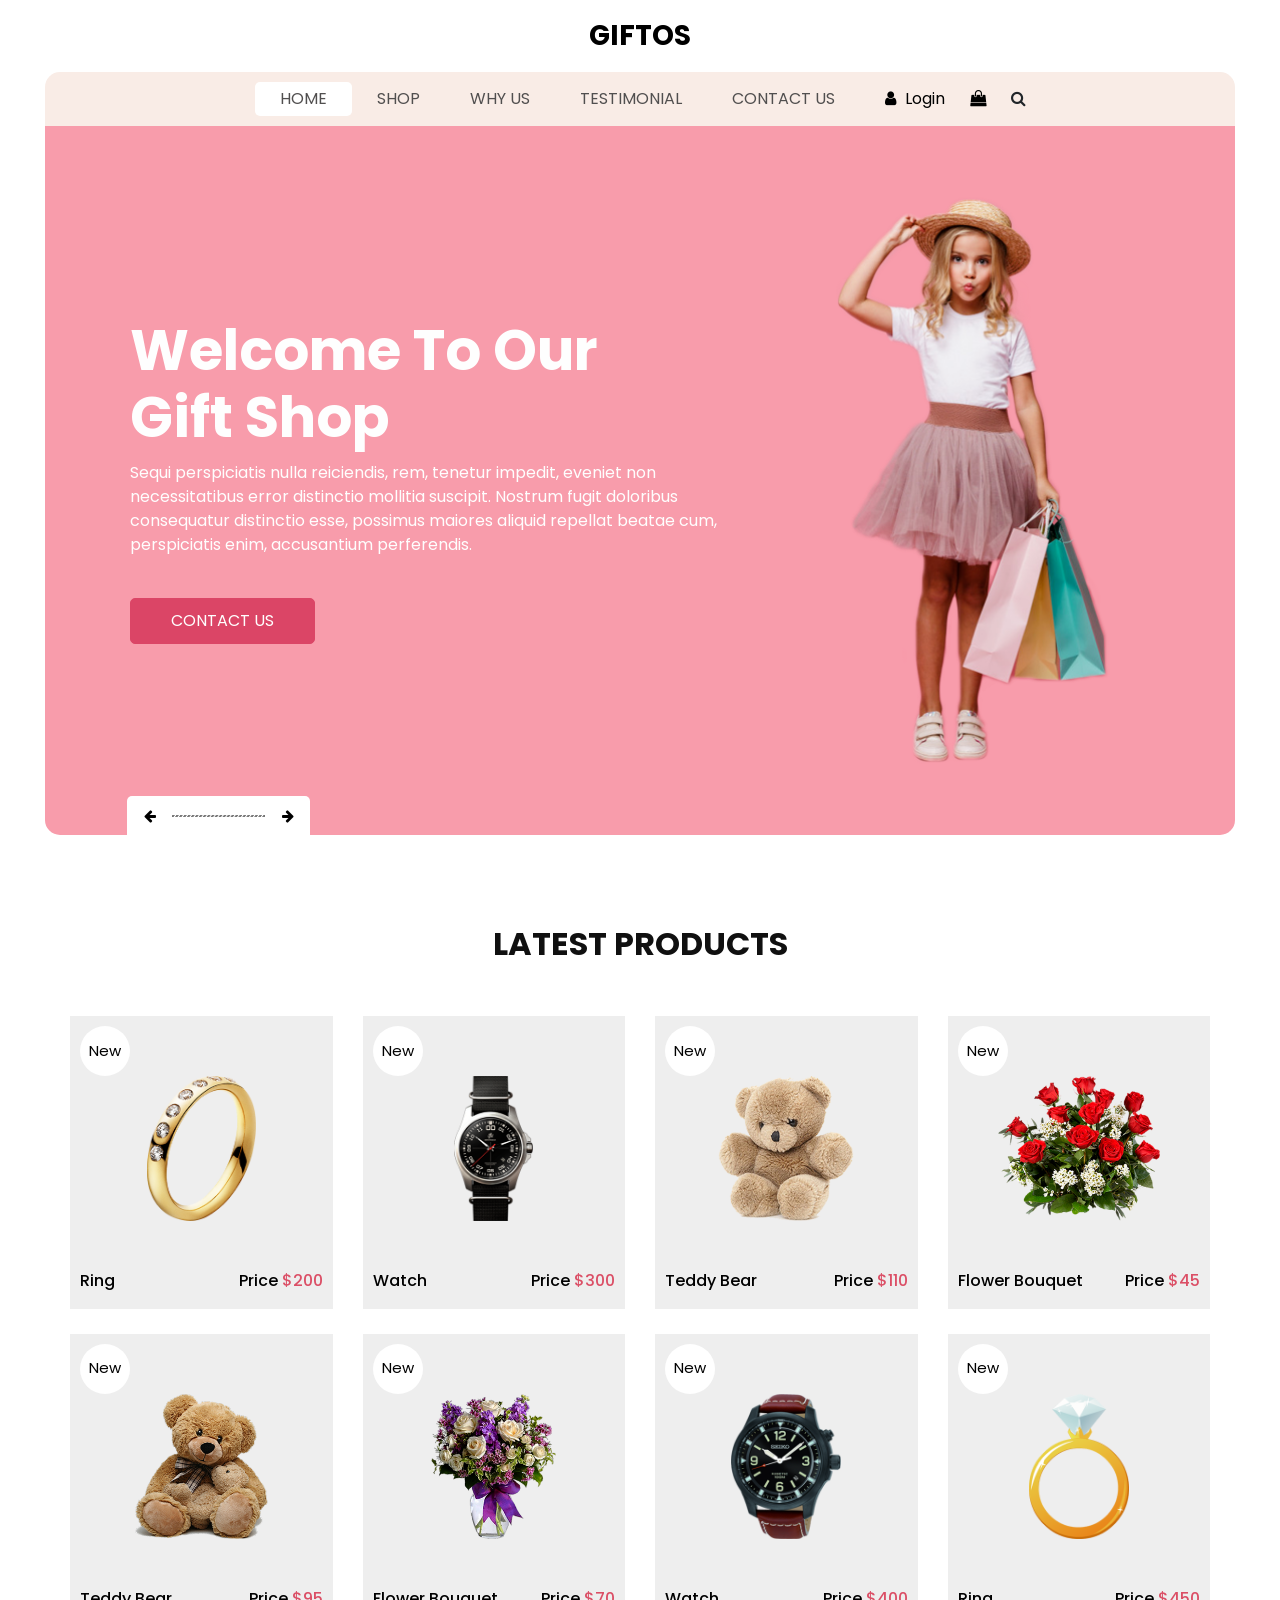
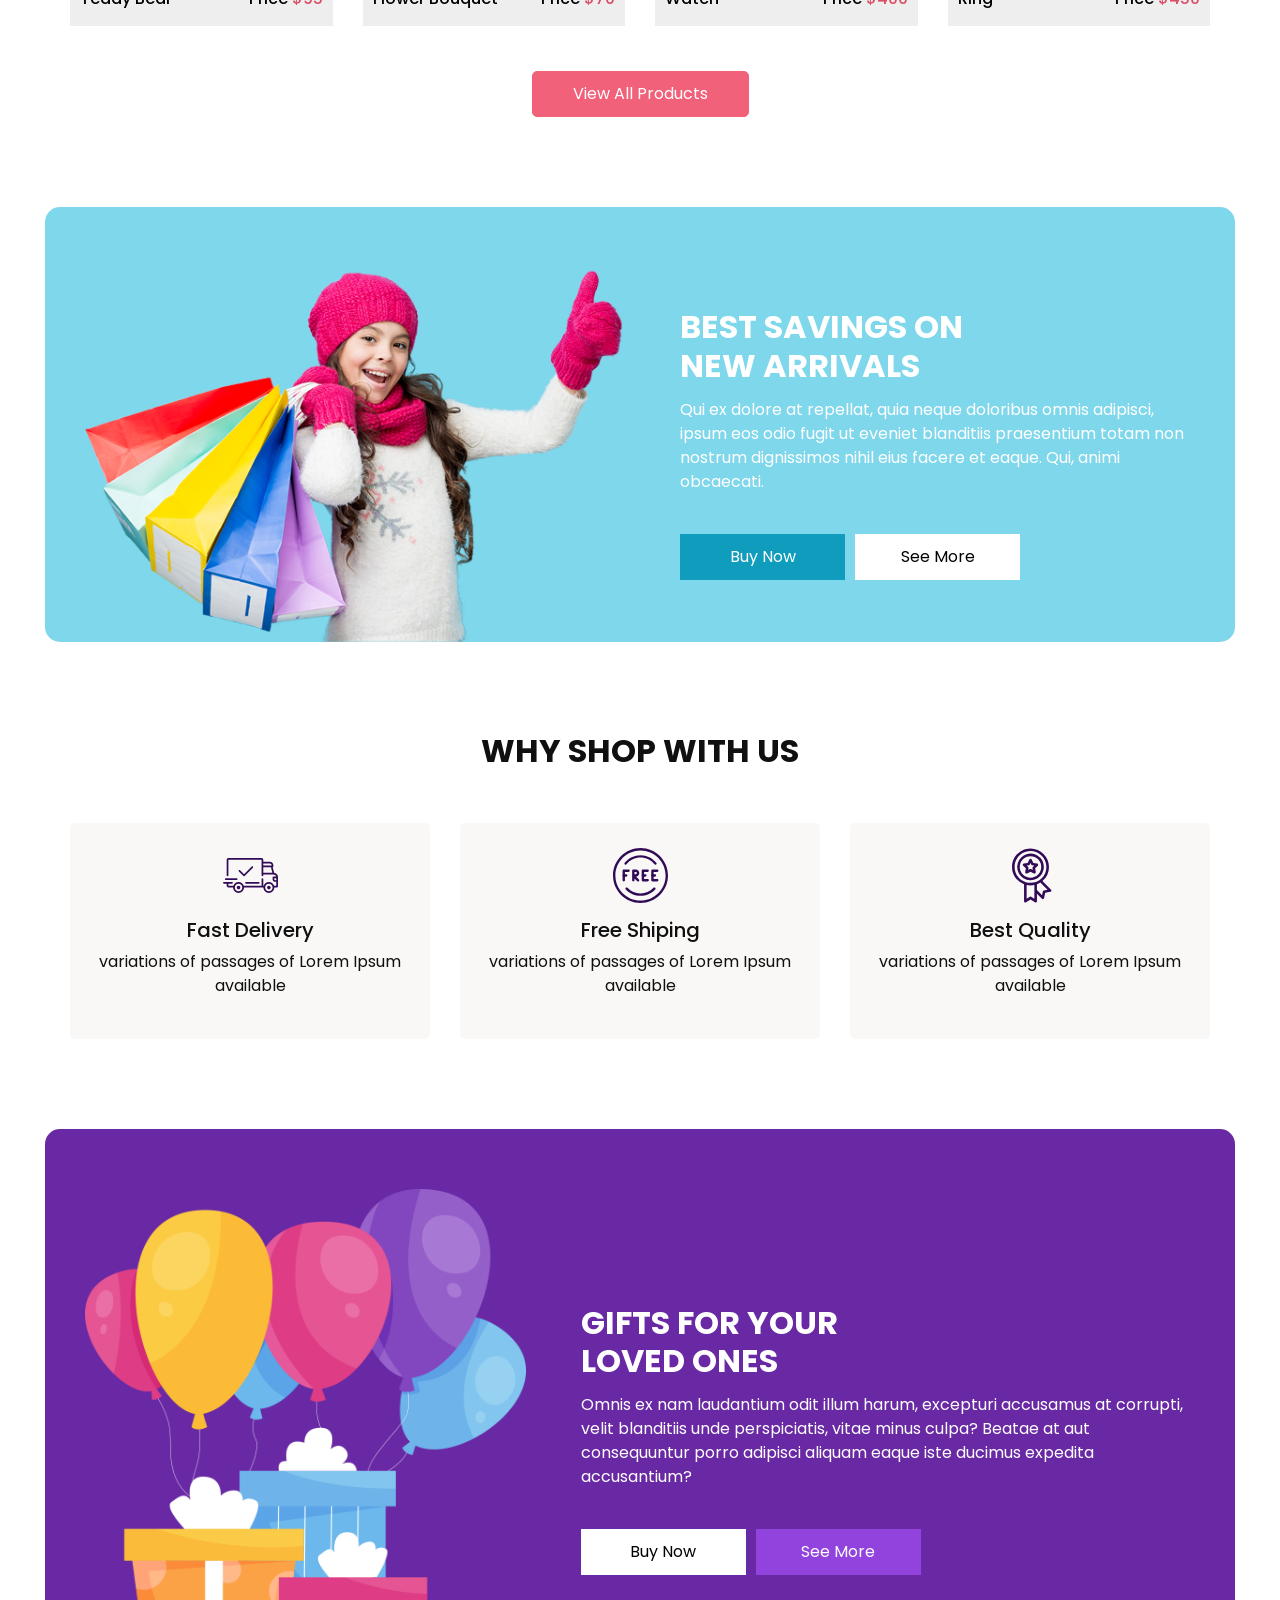
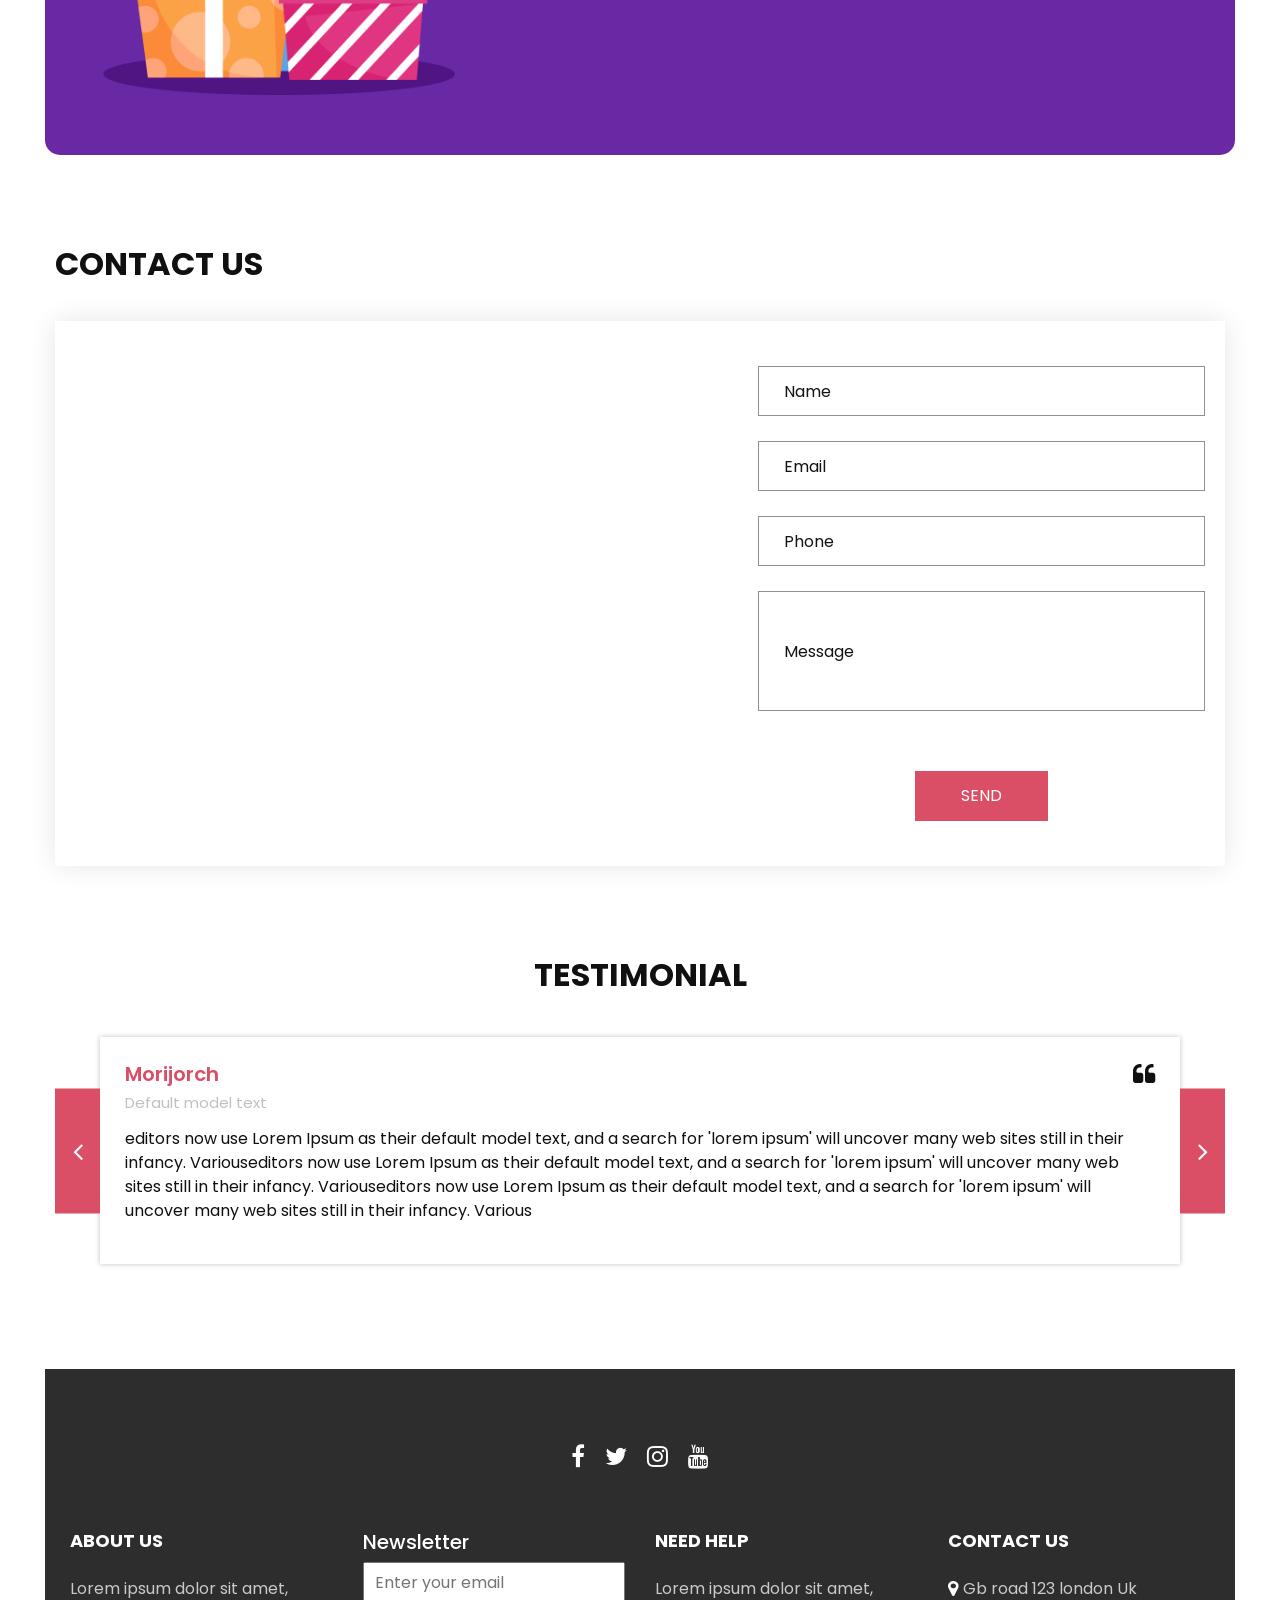
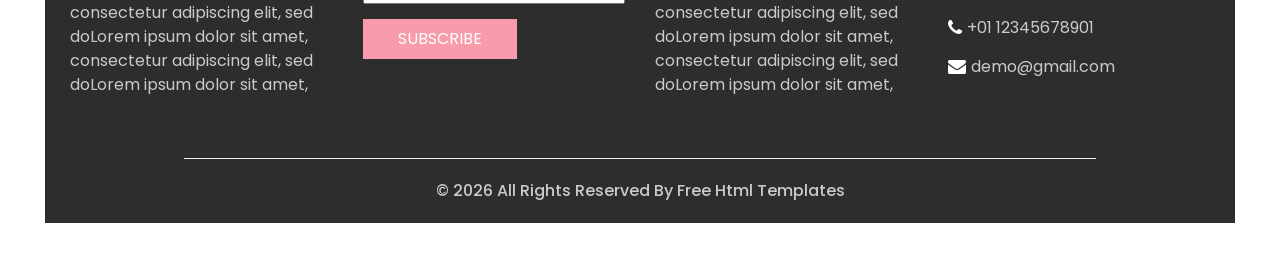
<file: Giftos/index.html>
<!DOCTYPE html>
<html>

<head>
  <!-- Basic -->
  <meta charset="utf-8" />
  <meta http-equiv="X-UA-Compatible" content="IE=edge" />
  <!-- Mobile Metas -->
  <meta name="viewport" content="width=device-width, initial-scale=1, shrink-to-fit=no" />
  <!-- Site Metas -->
  <meta name="keywords" content="" />
  <meta name="description" content="" />
  <meta name="author" content="" />
  <link rel="shortcut icon" href="images/favicon.png" type="image/x-icon">

  <title>
    Giftos
  </title>

  <!-- slider stylesheet -->
  <link rel="stylesheet" type="text/css" href="https://cdnjs.cloudflare.com/ajax/libs/OwlCarousel2/2.3.4/assets/owl.carousel.min.css" />

  <!-- bootstrap core css -->
  <link rel="stylesheet" type="text/css" href="css/bootstrap.css" />

  <!-- Custom styles for this template -->
  <link href="css/style.css" rel="stylesheet" />
  <!-- responsive style -->
  <link href="css/responsive.css" rel="stylesheet" />
</head>

<body>
  <div class="hero_area">
    <!-- header section strats -->
    <header class="header_section">
      <nav class="navbar navbar-expand-lg custom_nav-container ">
        <a class="navbar-brand" href="index.html">
          <span>
            Giftos
          </span>
        </a>
        <button class="navbar-toggler" type="button" data-toggle="collapse" data-target="#navbarSupportedContent" aria-controls="navbarSupportedContent" aria-expanded="false" aria-label="Toggle navigation">
          <span class=""></span>
        </button>

        <div class="collapse navbar-collapse" id="navbarSupportedContent">
          <ul class="navbar-nav  ">
            <li class="nav-item active">
              <a class="nav-link" href="index.html">Home <span class="sr-only">(current)</span></a>
            </li>
            <li class="nav-item">
              <a class="nav-link" href="shop.html">
                Shop
              </a>
            </li>
            <li class="nav-item">
              <a class="nav-link" href="why.html">
                Why Us
              </a>
            </li>
            <li class="nav-item">
              <a class="nav-link" href="testimonial.html">
                Testimonial
              </a>
            </li>
            <li class="nav-item">
              <a class="nav-link" href="contact.html">Contact Us</a>
            </li>
          </ul>
          <div class="user_option">
            <a href="">
              <i class="fa fa-user" aria-hidden="true"></i>
              <span>
                Login
              </span>
            </a>
            <a href="">
              <i class="fa fa-shopping-bag" aria-hidden="true"></i>
            </a>
            <form class="form-inline ">
              <button class="btn nav_search-btn" type="submit">
                <i class="fa fa-search" aria-hidden="true"></i>
              </button>
            </form>
          </div>
        </div>
      </nav>
    </header>
    <!-- end header section -->
    <!-- slider section -->

    <section class="slider_section">
      <div class="slider_container">
        <div id="carouselExampleIndicators" class="carousel slide" data-ride="carousel">
          <div class="carousel-inner">
            <div class="carousel-item active">
              <div class="container-fluid">
                <div class="row">
                  <div class="col-md-7">
                    <div class="detail-box">
                      <h1>
                        Welcome To Our <br>
                        Gift Shop
                      </h1>
                      <p>
                        Sequi perspiciatis nulla reiciendis, rem, tenetur impedit, eveniet non necessitatibus error distinctio mollitia suscipit. Nostrum fugit doloribus consequatur distinctio esse, possimus maiores aliquid repellat beatae cum, perspiciatis enim, accusantium perferendis.
                      </p>
                      <a href="">
                        Contact Us
                      </a>
                    </div>
                  </div>
                  <div class="col-md-5 ">
                    <div class="img-box">
                      <img src="images/slider-img.png" alt="" />
                    </div>
                  </div>
                </div>
              </div>
            </div>
            <div class="carousel-item ">
              <div class="container-fluid">
                <div class="row">
                  <div class="col-md-7">
                    <div class="detail-box">
                      <h1>
                        Welcome To Our <br>
                        Gift Shop
                      </h1>
                      <p>
                        Sequi perspiciatis nulla reiciendis, rem, tenetur impedit, eveniet non necessitatibus error distinctio mollitia suscipit. Nostrum fugit doloribus consequatur distinctio esse, possimus maiores aliquid repellat beatae cum, perspiciatis enim, accusantium perferendis.
                      </p>
                      <a href="">
                        Contact Us
                      </a>
                    </div>
                  </div>
                  <div class="col-md-5 ">
                    <div class="img-box">
                      <img src="images/slider-img.png" alt="" />
                    </div>
                  </div>
                </div>
              </div>
            </div>
            <div class="carousel-item ">
              <div class="container-fluid">
                <div class="row">
                  <div class="col-md-7">
                    <div class="detail-box">
                      <h1>
                        Welcome To Our <br>
                        Gift Shop
                      </h1>
                      <p>
                        Sequi perspiciatis nulla reiciendis, rem, tenetur impedit, eveniet non necessitatibus error distinctio mollitia suscipit. Nostrum fugit doloribus consequatur distinctio esse, possimus maiores aliquid repellat beatae cum, perspiciatis enim, accusantium perferendis.
                      </p>
                      <a href="">
                        Contact Us
                      </a>
                    </div>
                  </div>
                  <div class="col-md-5 ">
                    <div class="img-box">
                      <img src="images/slider-img.png" alt="" />
                    </div>
                  </div>
                </div>
              </div>
            </div>
          </div>
          <div class="carousel_btn-box">
            <a class="carousel-control-prev" href="#carouselExampleIndicators" role="button" data-slide="prev">
              <i class="fa fa-arrow-left" aria-hidden="true"></i>
              <span class="sr-only">Previous</span>
            </a>
            <img src="images/line.png" alt="" />
            <a class="carousel-control-next" href="#carouselExampleIndicators" role="button" data-slide="next">
              <i class="fa fa-arrow-right" aria-hidden="true"></i>
              <span class="sr-only">Next</span>
            </a>
          </div>
        </div>
      </div>
    </section>

    <!-- end slider section -->
  </div>
  <!-- end hero area -->

  <!-- shop section -->

  <section class="shop_section layout_padding">
    <div class="container">
      <div class="heading_container heading_center">
        <h2>
          Latest Products
        </h2>
      </div>
      <div class="row">
        <div class="col-sm-6 col-md-4 col-lg-3">
          <div class="box">
            <a href="">
              <div class="img-box">
                <img src="images/p1.png" alt="">
              </div>
              <div class="detail-box">
                <h6>
                  Ring
                </h6>
                <h6>
                  Price
                  <span>
                    $200
                  </span>
                </h6>
              </div>
              <div class="new">
                <span>
                  New
                </span>
              </div>
            </a>
          </div>
        </div>
        <div class="col-sm-6 col-md-4 col-lg-3">
          <div class="box">
            <a href="">
              <div class="img-box">
                <img src="images/p2.png" alt="">
              </div>
              <div class="detail-box">
                <h6>
                  Watch
                </h6>
                <h6>
                  Price
                  <span>
                    $300
                  </span>
                </h6>
              </div>
              <div class="new">
                <span>
                  New
                </span>
              </div>
            </a>
          </div>
        </div>
        <div class="col-sm-6 col-md-4 col-lg-3">
          <div class="box">
            <a href="">
              <div class="img-box">
                <img src="images/p3.png" alt="">
              </div>
              <div class="detail-box">
                <h6>
                  Teddy Bear
                </h6>
                <h6>
                  Price
                  <span>
                    $110
                  </span>
                </h6>
              </div>
              <div class="new">
                <span>
                  New
                </span>
              </div>
            </a>
          </div>
        </div>
        <div class="col-sm-6 col-md-4 col-lg-3">
          <div class="box">
            <a href="">
              <div class="img-box">
                <img src="images/p4.png" alt="">
              </div>
              <div class="detail-box">
                <h6>
                  Flower Bouquet
                </h6>
                <h6>
                  Price
                  <span>
                    $45
                  </span>
                </h6>
              </div>
              <div class="new">
                <span>
                  New
                </span>
              </div>
            </a>
          </div>
        </div>
        <div class="col-sm-6 col-md-4 col-lg-3">
          <div class="box">
            <a href="">
              <div class="img-box">
                <img src="images/p5.png" alt="">
              </div>
              <div class="detail-box">
                <h6>
                  Teddy Bear
                </h6>
                <h6>
                  Price
                  <span>
                    $95
                  </span>
                </h6>
              </div>
              <div class="new">
                <span>
                  New
                </span>
              </div>
            </a>
          </div>
        </div>
        <div class="col-sm-6 col-md-4 col-lg-3">
          <div class="box">
            <a href="">
              <div class="img-box">
                <img src="images/p6.png" alt="">
              </div>
              <div class="detail-box">
                <h6>
                  Flower Bouquet
                </h6>
                <h6>
                  Price
                  <span>
                    $70
                  </span>
                </h6>
              </div>
              <div class="new">
                <span>
                  New
                </span>
              </div>
            </a>
          </div>
        </div>
        <div class="col-sm-6 col-md-4 col-lg-3">
          <div class="box">
            <a href="">
              <div class="img-box">
                <img src="images/p7.png" alt="">
              </div>
              <div class="detail-box">
                <h6>
                  Watch
                </h6>
                <h6>
                  Price
                  <span>
                    $400
                  </span>
                </h6>
              </div>
              <div class="new">
                <span>
                  New
                </span>
              </div>
            </a>
          </div>
        </div>
        <div class="col-sm-6 col-md-4 col-lg-3">
          <div class="box">
            <a href="">
              <div class="img-box">
                <img src="images/p8.png" alt="">
              </div>
              <div class="detail-box">
                <h6>
                  Ring
                </h6>
                <h6>
                  Price
                  <span>
                    $450
                  </span>
                </h6>
              </div>
              <div class="new">
                <span>
                  New
                </span>
              </div>
            </a>
          </div>
        </div>
      </div>
      <div class="btn-box">
        <a href="">
          View All Products
        </a>
      </div>
    </div>
  </section>

  <!-- end shop section -->

  <!-- saving section -->

  <section class="saving_section ">
    <div class="box">
      <div class="container-fluid">
        <div class="row">
          <div class="col-lg-6">
            <div class="img-box">
              <img src="images/saving-img.png" alt="">
            </div>
          </div>
          <div class="col-lg-6">
            <div class="detail-box">
              <div class="heading_container">
                <h2>
                  Best Savings on <br>
                  new arrivals
                </h2>
              </div>
              <p>
                Qui ex dolore at repellat, quia neque doloribus omnis adipisci, ipsum eos odio fugit ut eveniet blanditiis praesentium totam non nostrum dignissimos nihil eius facere et eaque. Qui, animi obcaecati.
              </p>
              <div class="btn-box">
                <a href="#" class="btn1">
                  Buy Now
                </a>
                <a href="#" class="btn2">
                  See More
                </a>
              </div>
            </div>
          </div>
        </div>
      </div>
    </div>
  </section>

  <!-- end saving section -->

  <!-- why section -->

  <section class="why_section layout_padding">
    <div class="container">
      <div class="heading_container heading_center">
        <h2>
          Why Shop With Us
        </h2>
      </div>
      <div class="row">
        <div class="col-md-4">
          <div class="box ">
            <div class="img-box">
              <svg version="1.1" id="Layer_1" xmlns="http://www.w3.org/2000/svg" xmlns:xlink="http://www.w3.org/1999/xlink" x="0px" y="0px" viewBox="0 0 512 512" style="enable-background:new 0 0 512 512;" xml:space="preserve">
                <g>
                  <g>
                    <path d="M476.158,231.363l-13.259-53.035c3.625-0.77,6.345-3.986,6.345-7.839v-8.551c0-18.566-15.105-33.67-33.67-33.67h-60.392
                 V110.63c0-9.136-7.432-16.568-16.568-16.568H50.772c-9.136,0-16.568,7.432-16.568,16.568V256c0,4.427,3.589,8.017,8.017,8.017
                 c4.427,0,8.017-3.589,8.017-8.017V110.63c0-0.295,0.239-0.534,0.534-0.534h307.841c0.295,0,0.534,0.239,0.534,0.534v145.372
                 c0,4.427,3.589,8.017,8.017,8.017c4.427,0,8.017-3.589,8.017-8.017v-9.088h94.569c0.008,0,0.014,0.002,0.021,0.002
                 c0.008,0,0.015-0.001,0.022-0.001c11.637,0.008,21.518,7.646,24.912,18.171h-24.928c-4.427,0-8.017,3.589-8.017,8.017v17.102
                 c0,13.851,11.268,25.119,25.119,25.119h9.086v35.273h-20.962c-6.886-19.883-25.787-34.205-47.982-34.205
                 s-41.097,14.322-47.982,34.205h-3.86v-60.393c0-4.427-3.589-8.017-8.017-8.017c-4.427,0-8.017,3.589-8.017,8.017v60.391H192.817
                 c-6.886-19.883-25.787-34.205-47.982-34.205s-41.097,14.322-47.982,34.205H50.772c-0.295,0-0.534-0.239-0.534-0.534v-17.637
                 h34.739c4.427,0,8.017-3.589,8.017-8.017s-3.589-8.017-8.017-8.017H8.017c-4.427,0-8.017,3.589-8.017,8.017
                 s3.589,8.017,8.017,8.017h26.188v17.637c0,9.136,7.432,16.568,16.568,16.568h43.304c-0.002,0.178-0.014,0.355-0.014,0.534
                 c0,27.996,22.777,50.772,50.772,50.772s50.772-22.776,50.772-50.772c0-0.18-0.012-0.356-0.014-0.534h180.67
                 c-0.002,0.178-0.014,0.355-0.014,0.534c0,27.996,22.777,50.772,50.772,50.772c27.995,0,50.772-22.776,50.772-50.772
                 c0-0.18-0.012-0.356-0.014-0.534h26.203c4.427,0,8.017-3.589,8.017-8.017v-85.511C512,251.989,496.423,234.448,476.158,231.363z
                  M375.182,144.301h60.392c9.725,0,17.637,7.912,17.637,17.637v0.534h-78.029V144.301z M375.182,230.881v-52.376h71.235
                 l13.094,52.376H375.182z M144.835,401.904c-19.155,0-34.739-15.583-34.739-34.739s15.584-34.739,34.739-34.739
                 c19.155,0,34.739,15.583,34.739,34.739S163.99,401.904,144.835,401.904z M427.023,401.904c-19.155,0-34.739-15.583-34.739-34.739
                 s15.584-34.739,34.739-34.739c19.155,0,34.739,15.583,34.739,34.739S446.178,401.904,427.023,401.904z M495.967,299.29h-9.086
                 c-5.01,0-9.086-4.076-9.086-9.086v-9.086h18.171V299.29z" />
                  </g>
                </g>
                <g>
                  <g>
                    <path d="M144.835,350.597c-9.136,0-16.568,7.432-16.568,16.568c0,9.136,7.432,16.568,16.568,16.568
                 c9.136,0,16.568-7.432,16.568-16.568C161.403,358.029,153.971,350.597,144.835,350.597z" />
                  </g>
                </g>
                <g>
                  <g>
                    <path d="M427.023,350.597c-9.136,0-16.568,7.432-16.568,16.568c0,9.136,7.432,16.568,16.568,16.568
                 c9.136,0,16.568-7.432,16.568-16.568C443.591,358.029,436.159,350.597,427.023,350.597z" />
                  </g>
                </g>
                <g>
                  <g>
                    <path d="M332.96,316.393H213.244c-4.427,0-8.017,3.589-8.017,8.017s3.589,8.017,8.017,8.017H332.96
                 c4.427,0,8.017-3.589,8.017-8.017S337.388,316.393,332.96,316.393z" />
                  </g>
                </g>
                <g>
                  <g>
                    <path d="M127.733,282.188H25.119c-4.427,0-8.017,3.589-8.017,8.017s3.589,8.017,8.017,8.017h102.614
                 c4.427,0,8.017-3.589,8.017-8.017S132.16,282.188,127.733,282.188z" />
                  </g>
                </g>
                <g>
                  <g>
                    <path d="M278.771,173.37c-3.13-3.13-8.207-3.13-11.337,0.001l-71.292,71.291l-37.087-37.087c-3.131-3.131-8.207-3.131-11.337,0
                 c-3.131,3.131-3.131,8.206,0,11.337l42.756,42.756c1.565,1.566,3.617,2.348,5.668,2.348s4.104-0.782,5.668-2.348l76.96-76.96
                 C281.901,181.576,281.901,176.501,278.771,173.37z" />
                  </g>
                </g>
                <g>
                </g>
                <g>
                </g>
                <g>
                </g>
                <g>
                </g>
                <g>
                </g>
                <g>
                </g>
                <g>
                </g>
                <g>
                </g>
                <g>
                </g>
                <g>
                </g>
                <g>
                </g>
                <g>
                </g>
                <g>
                </g>
                <g>
                </g>
                <g>
                </g>
              </svg>
            </div>
            <div class="detail-box">
              <h5>
                Fast Delivery
              </h5>
              <p>
                variations of passages of Lorem Ipsum available
              </p>
            </div>
          </div>
        </div>
        <div class="col-md-4">
          <div class="box ">
            <div class="img-box">
              <svg version="1.1" id="Capa_1" xmlns="http://www.w3.org/2000/svg" xmlns:xlink="http://www.w3.org/1999/xlink" x="0px" y="0px" viewBox="0 0 490.667 490.667" style="enable-background:new 0 0 490.667 490.667;" xml:space="preserve">
                <g>
                  <g>
                    <path d="M138.667,192H96c-5.888,0-10.667,4.779-10.667,10.667V288c0,5.888,4.779,10.667,10.667,10.667s10.667-4.779,10.667-10.667
                 v-74.667h32c5.888,0,10.667-4.779,10.667-10.667S144.555,192,138.667,192z" />
                  </g>
                </g>
                <g>
                  <g>
                    <path d="M117.333,234.667H96c-5.888,0-10.667,4.779-10.667,10.667S90.112,256,96,256h21.333c5.888,0,10.667-4.779,10.667-10.667
                 S123.221,234.667,117.333,234.667z" />
                  </g>
                </g>
                <g>
                  <g>
                    <path d="M245.333,0C110.059,0,0,110.059,0,245.333s110.059,245.333,245.333,245.333s245.333-110.059,245.333-245.333
                 S380.608,0,245.333,0z M245.333,469.333c-123.52,0-224-100.48-224-224s100.48-224,224-224s224,100.48,224,224
                 S368.853,469.333,245.333,469.333z" />
                  </g>
                </g>
                <g>
                  <g>
                    <path d="M386.752,131.989C352.085,88.789,300.544,64,245.333,64s-106.752,24.789-141.419,67.989
                 c-3.691,4.587-2.965,11.307,1.643,14.997c4.587,3.691,11.307,2.965,14.976-1.643c30.613-38.144,76.096-60.011,124.8-60.011
                 s94.187,21.867,124.779,60.011c2.112,2.624,5.205,3.989,8.32,3.989c2.368,0,4.715-0.768,6.677-2.347
                 C389.717,143.296,390.443,136.576,386.752,131.989z" />
                  </g>
                </g>
                <g>
                  <g>
                    <path d="M376.405,354.923c-4.224-4.032-11.008-3.861-15.061,0.405c-30.613,32.235-71.808,50.005-116.011,50.005
                 s-85.397-17.771-115.989-50.005c-4.032-4.309-10.816-4.437-15.061-0.405c-4.309,4.053-4.459,10.816-0.405,15.083
                 c34.667,36.544,81.344,56.661,131.456,56.661s96.789-20.117,131.477-56.661C380.864,365.739,380.693,358.976,376.405,354.923z" />
                  </g>
                </g>
                <g>
                  <g>
                    <path d="M206.805,255.723c15.701-2.027,27.861-15.488,27.861-31.723c0-17.643-14.357-32-32-32h-21.333
                 c-5.888,0-10.667,4.779-10.667,10.667v42.581c0,0.043,0,0.107,0,0.149V288c0,5.888,4.779,10.667,10.667,10.667
                 S192,293.888,192,288v-16.917l24.448,24.469c2.091,2.069,4.821,3.115,7.552,3.115c2.731,0,5.461-1.045,7.531-3.136
                 c4.16-4.16,4.16-10.923,0-15.083L206.805,255.723z M192,234.667v-21.333h10.667c5.867,0,10.667,4.779,10.667,10.667
                 s-4.8,10.667-10.667,10.667H192z" />
                  </g>
                </g>
                <g>
                  <g>
                    <path d="M309.333,277.333h-32v-64h32c5.888,0,10.667-4.779,10.667-10.667S315.221,192,309.333,192h-42.667
                 c-5.888,0-10.667,4.779-10.667,10.667V288c0,5.888,4.779,10.667,10.667,10.667h42.667c5.888,0,10.667-4.779,10.667-10.667
                 S315.221,277.333,309.333,277.333z" />
                  </g>
                </g>
                <g>
                  <g>
                    <path d="M288,234.667h-21.333c-5.888,0-10.667,4.779-10.667,10.667S260.779,256,266.667,256H288
                 c5.888,0,10.667-4.779,10.667-10.667S293.888,234.667,288,234.667z" />
                  </g>
                </g>
                <g>
                  <g>
                    <path d="M394.667,277.333h-32v-64h32c5.888,0,10.667-4.779,10.667-10.667S400.555,192,394.667,192H352
                 c-5.888,0-10.667,4.779-10.667,10.667V288c0,5.888,4.779,10.667,10.667,10.667h42.667c5.888,0,10.667-4.779,10.667-10.667
                 S400.555,277.333,394.667,277.333z" />
                  </g>
                </g>
                <g>
                  <g>
                    <path d="M373.333,234.667H352c-5.888,0-10.667,4.779-10.667,10.667S346.112,256,352,256h21.333
                 c5.888,0,10.667-4.779,10.667-10.667S379.221,234.667,373.333,234.667z" />
                  </g>
                </g>
                <g>
                </g>
                <g>
                </g>
                <g>
                </g>
                <g>
                </g>
                <g>
                </g>
                <g>
                </g>
                <g>
                </g>
                <g>
                </g>
                <g>
                </g>
                <g>
                </g>
                <g>
                </g>
                <g>
                </g>
                <g>
                </g>
                <g>
                </g>
                <g>
                </g>
              </svg>
            </div>
            <div class="detail-box">
              <h5>
                Free Shiping
              </h5>
              <p>
                variations of passages of Lorem Ipsum available
              </p>
            </div>
          </div>
        </div>
        <div class="col-md-4">
          <div class="box ">
            <div class="img-box">
              <svg id="_30_Premium" height="512" viewBox="0 0 512 512" width="512" xmlns="http://www.w3.org/2000/svg" data-name="30_Premium">
                <g id="filled">
                  <path d="m252.92 300h3.08a124.245 124.245 0 1 0 -4.49-.09c.075.009.15.023.226.03.394.039.789.06 1.184.06zm-96.92-124a100 100 0 1 1 100 100 100.113 100.113 0 0 1 -100-100z" />
                  <path d="m447.445 387.635-80.4-80.4a171.682 171.682 0 0 0 60.955-131.235c0-94.841-77.159-172-172-172s-172 77.159-172 172c0 73.747 46.657 136.794 112 161.2v158.8c-.3 9.289 11.094 15.384 18.656 9.984l41.344-27.562 41.344 27.562c7.574 5.4 18.949-.7 18.656-9.984v-70.109l46.6 46.594c6.395 6.789 18.712 3.025 20.253-6.132l9.74-48.724 48.725-9.742c9.163-1.531 12.904-13.893 6.127-20.252zm-339.445-211.635c0-81.607 66.393-148 148-148s148 66.393 148 148-66.393 148-148 148-148-66.393-148-148zm154.656 278.016a12 12 0 0 0 -13.312 0l-29.344 19.562v-129.378a172.338 172.338 0 0 0 72 0v129.38zm117.381-58.353a12 12 0 0 0 -9.415 9.415l-6.913 34.58-47.709-47.709v-54.749a171.469 171.469 0 0 0 31.467-15.6l67.151 67.152z" />
                  <path d="m287.62 236.985c8.349 4.694 19.251-3.212 17.367-12.618l-5.841-35.145 25.384-25c7.049-6.5 2.89-19.3-6.634-20.415l-35.23-5.306-15.933-31.867c-4.009-8.713-17.457-8.711-21.466 0l-15.933 31.866-35.23 5.306c-9.526 1.119-13.681 13.911-6.634 20.415l25.384 25-5.841 35.145c-1.879 9.406 9 17.31 17.367 12.618l31.62-16.414zm-53-32.359 2.928-17.615a12 12 0 0 0 -3.417-10.516l-12.721-12.531 17.658-2.66a12 12 0 0 0 8.947-6.5l7.985-15.971 7.985 15.972a12 12 0 0 0 8.947 6.5l17.658 2.66-12.723 12.535a12 12 0 0 0 -3.417 10.516l2.928 17.615-15.849-8.231a12 12 0 0 0 -11.058 0z" />
                </g>
              </svg>
            </div>
            <div class="detail-box">
              <h5>
                Best Quality
              </h5>
              <p>
                variations of passages of Lorem Ipsum available
              </p>
            </div>
          </div>
        </div>
      </div>
    </div>
  </section>

  <!-- end why section -->


  <!-- gift section -->

  <section class="gift_section layout_padding-bottom">
    <div class="box ">
      <div class="container-fluid">
        <div class="row">
          <div class="col-md-5">
            <div class="img_container">
              <div class="img-box">
                <img src="images/gifts.png" alt="">
              </div>
            </div>
          </div>
          <div class="col-md-7">
            <div class="detail-box">
              <div class="heading_container">
                <h2>
                  Gifts for your <br>
                  loved ones
                </h2>
              </div>
              <p>
                Omnis ex nam laudantium odit illum harum, excepturi accusamus at corrupti, velit blanditiis unde perspiciatis, vitae minus culpa? Beatae at aut consequuntur porro adipisci aliquam eaque iste ducimus expedita accusantium?
              </p>
              <div class="btn-box">
                <a href="#" class="btn1">
                  Buy Now
                </a>
                <a href="#" class="btn2">
                  See More
                </a>
              </div>
            </div>
          </div>
        </div>
      </div>
    </div>
  </section>


  <!-- end gift section -->


  <!-- contact section -->

  <section class="contact_section ">
    <div class="container px-0">
      <div class="heading_container ">
        <h2 class="">
          Contact Us
        </h2>
      </div>
    </div>
    <div class="container container-bg">
      <div class="row">
        <div class="col-lg-7 col-md-6 px-0">
          <div class="map_container">
            <div class="map-responsive">
              <iframe src="https://www.google.com/maps/embed/v1/place?key=AIzaSyA0s1a7phLN0iaD6-UE7m4qP-z21pH0eSc&q=Eiffel+Tower+Paris+France" width="600" height="300" frameborder="0" style="border:0; width: 100%; height:100%" allowfullscreen></iframe>
            </div>
          </div>
        </div>
        <div class="col-md-6 col-lg-5 px-0">
          <form action="#">
            <div>
              <input type="text" placeholder="Name" />
            </div>
            <div>
              <input type="email" placeholder="Email" />
            </div>
            <div>
              <input type="text" placeholder="Phone" />
            </div>
            <div>
              <input type="text" class="message-box" placeholder="Message" />
            </div>
            <div class="d-flex ">
              <button>
                SEND
              </button>
            </div>
          </form>
        </div>
      </div>
    </div>
  </section>

  <!-- end contact section -->

  <!-- client section -->
  <section class="client_section layout_padding">
    <div class="container">
      <div class="heading_container heading_center">
        <h2>
          Testimonial
        </h2>
      </div>
    </div>
    <div class="container px-0">
      <div id="customCarousel2" class="carousel  carousel-fade" data-ride="carousel">
        <div class="carousel-inner">
          <div class="carousel-item active">
            <div class="box">
              <div class="client_info">
                <div class="client_name">
                  <h5>
                    Morijorch
                  </h5>
                  <h6>
                    Default model text
                  </h6>
                </div>
                <i class="fa fa-quote-left" aria-hidden="true"></i>
              </div>
              <p>
                editors now use Lorem Ipsum as their default model text, and a search for 'lorem ipsum' will uncover many web sites still in their infancy. Variouseditors now use Lorem Ipsum as their default model text, and a search for 'lorem ipsum' will uncover many web sites still in their infancy. Variouseditors now use Lorem Ipsum as their default model text, and a search for 'lorem ipsum' will uncover many web sites still in their infancy. Various
              </p>
            </div>
          </div>
          <div class="carousel-item">
            <div class="box">
              <div class="client_info">
                <div class="client_name">
                  <h5>
                    Rochak
                  </h5>
                  <h6>
                    Default model text
                  </h6>
                </div>
                <i class="fa fa-quote-left" aria-hidden="true"></i>
              </div>
              <p>
                Variouseditors now use Lorem Ipsum as their default model text, and a search for 'lorem ipsum' will uncover many web sites still in their infancy. Variouseditors now use Lorem Ipsum as their default model text, and a search for 'lorem ipsum' will uncover many web sites still in their infancy. editors now use Lorem Ipsum as their default model text, and a search for 'lorem ipsum' will uncover many web sites still in their infancy.
              </p>
            </div>
          </div>
          <div class="carousel-item">
            <div class="box">
              <div class="client_info">
                <div class="client_name">
                  <h5>
                    Brad Johns
                  </h5>
                  <h6>
                    Default model text
                  </h6>
                </div>
                <i class="fa fa-quote-left" aria-hidden="true"></i>
              </div>
              <p>
                Variouseditors now use Lorem Ipsum as their default model text, and a search for 'lorem ipsum' will uncover many web sites still in their infancy, editors now use Lorem Ipsum as their default model text, and a search for 'lorem ipsum' will uncover many web sites still in their infancy. Variouseditors now use Lorem Ipsum as their default model text, and a search for 'lorem ipsum' will uncover many web sites still in their infancy. Various
              </p>
            </div>
          </div>
        </div>
        <div class="carousel_btn-box">
          <a class="carousel-control-prev" href="#customCarousel2" role="button" data-slide="prev">
            <i class="fa fa-angle-left" aria-hidden="true"></i>
            <span class="sr-only">Previous</span>
          </a>
          <a class="carousel-control-next" href="#customCarousel2" role="button" data-slide="next">
            <i class="fa fa-angle-right" aria-hidden="true"></i>
            <span class="sr-only">Next</span>
          </a>
        </div>
      </div>
    </div>
  </section>
  <!-- end client section -->

  <!-- info section -->

  <section class="info_section  layout_padding2-top">
    <div class="social_container">
      <div class="social_box">
        <a href="">
          <i class="fa fa-facebook" aria-hidden="true"></i>
        </a>
        <a href="">
          <i class="fa fa-twitter" aria-hidden="true"></i>
        </a>
        <a href="">
          <i class="fa fa-instagram" aria-hidden="true"></i>
        </a>
        <a href="">
          <i class="fa fa-youtube" aria-hidden="true"></i>
        </a>
      </div>
    </div>
    <div class="info_container ">
      <div class="container">
        <div class="row">
          <div class="col-md-6 col-lg-3">
            <h6>
              ABOUT US
            </h6>
            <p>
              Lorem ipsum dolor sit amet, consectetur adipiscing elit, sed doLorem ipsum dolor sit amet, consectetur adipiscing elit, sed doLorem ipsum dolor sit amet,
            </p>
          </div>
          <div class="col-md-6 col-lg-3">
            <div class="info_form ">
              <h5>
                Newsletter
              </h5>
              <form action="#">
                <input type="email" placeholder="Enter your email">
                <button>
                  Subscribe
                </button>
              </form>
            </div>
          </div>
          <div class="col-md-6 col-lg-3">
            <h6>
              NEED HELP
            </h6>
            <p>
              Lorem ipsum dolor sit amet, consectetur adipiscing elit, sed doLorem ipsum dolor sit amet, consectetur adipiscing elit, sed doLorem ipsum dolor sit amet,
            </p>
          </div>
          <div class="col-md-6 col-lg-3">
            <h6>
              CONTACT US
            </h6>
            <div class="info_link-box">
              <a href="">
                <i class="fa fa-map-marker" aria-hidden="true"></i>
                <span> Gb road 123 london Uk </span>
              </a>
              <a href="">
                <i class="fa fa-phone" aria-hidden="true"></i>
                <span>+01 12345678901</span>
              </a>
              <a href="">
                <i class="fa fa-envelope" aria-hidden="true"></i>
                <span> demo@gmail.com</span>
              </a>
            </div>
          </div>
        </div>
      </div>
    </div>
    <!-- footer section -->
    <footer class=" footer_section">
      <div class="container">
        <p>
          &copy; <span id="displayYear"></span> All Rights Reserved By
          <a href="https://html.design/">Free Html Templates</a>
        </p>
      </div>
    </footer>
    <!-- footer section -->

  </section>

  <!-- end info section -->


  <script src="js/jquery-3.4.1.min.js"></script>
  <script src="js/bootstrap.js"></script>
  <script src="https://cdnjs.cloudflare.com/ajax/libs/OwlCarousel2/2.3.4/owl.carousel.min.js">
  </script>
  <script src="js/custom.js"></script>

</body>

</html>
</file>
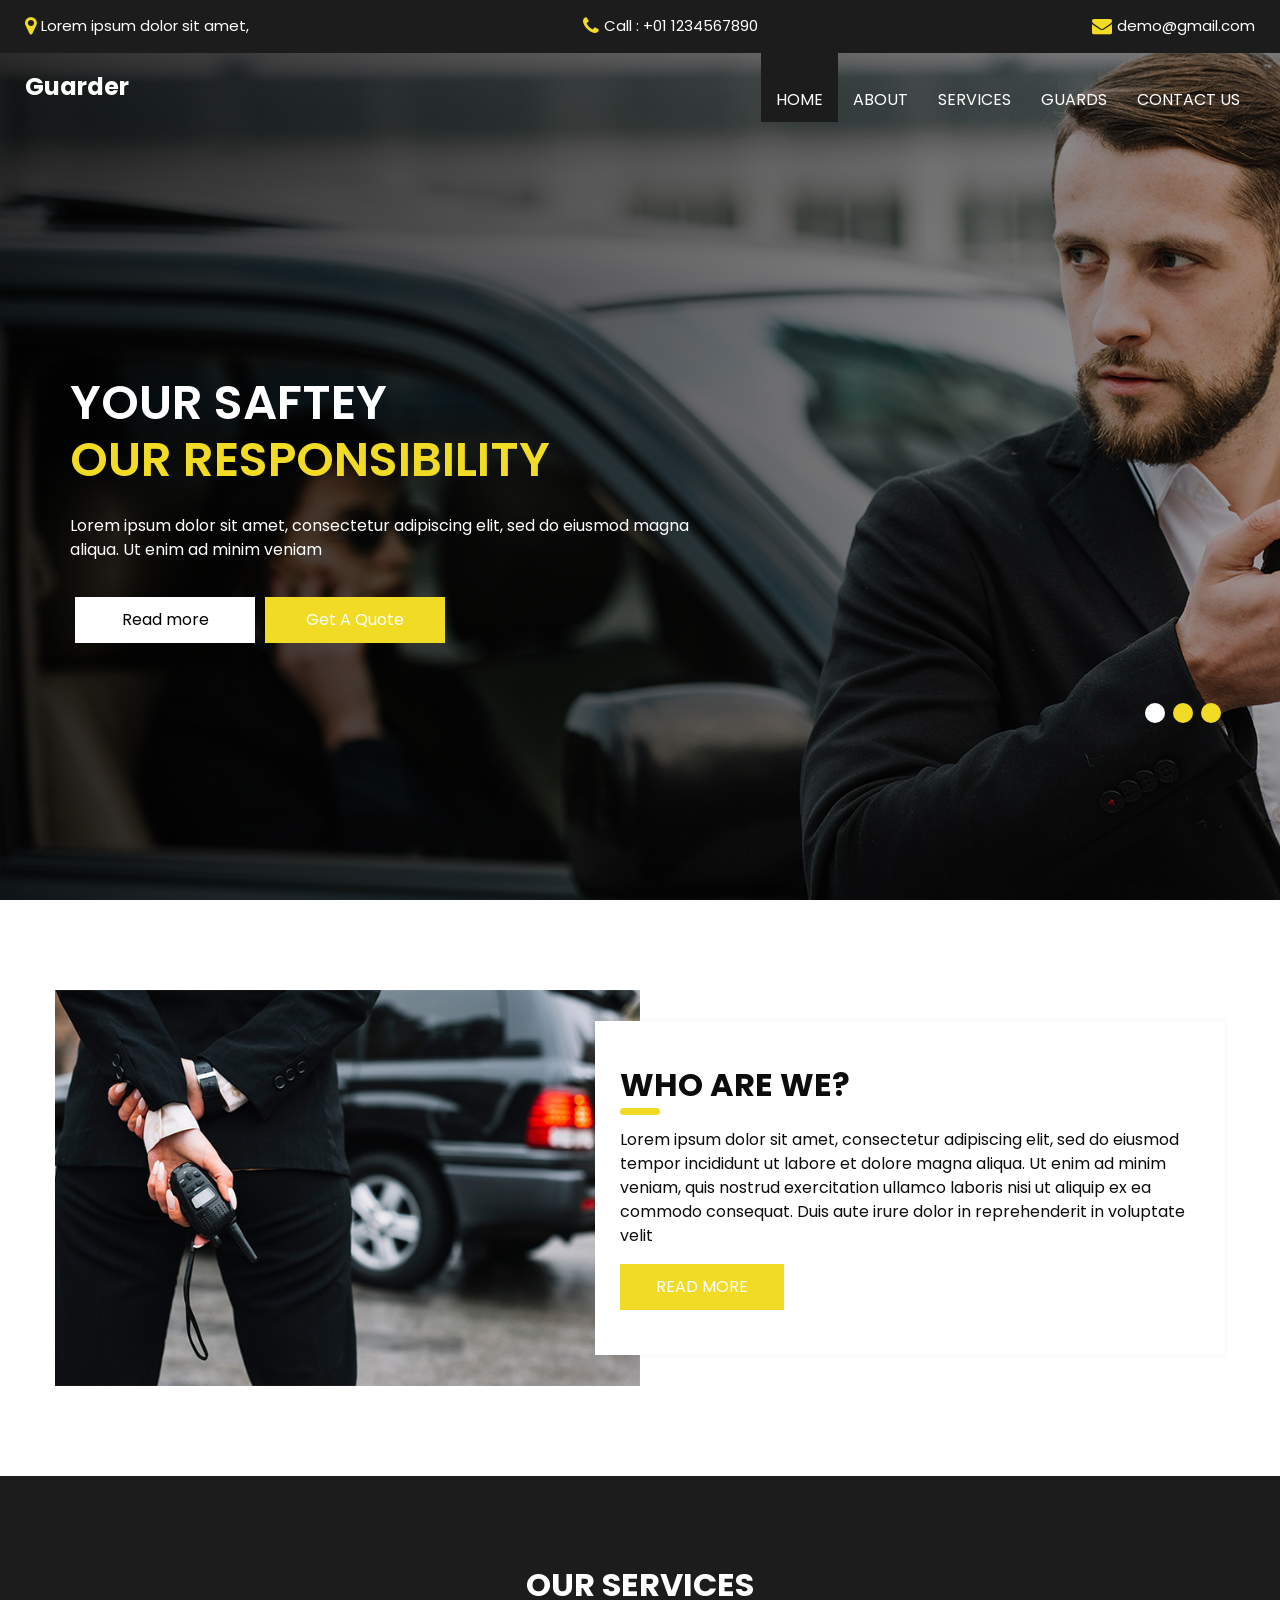
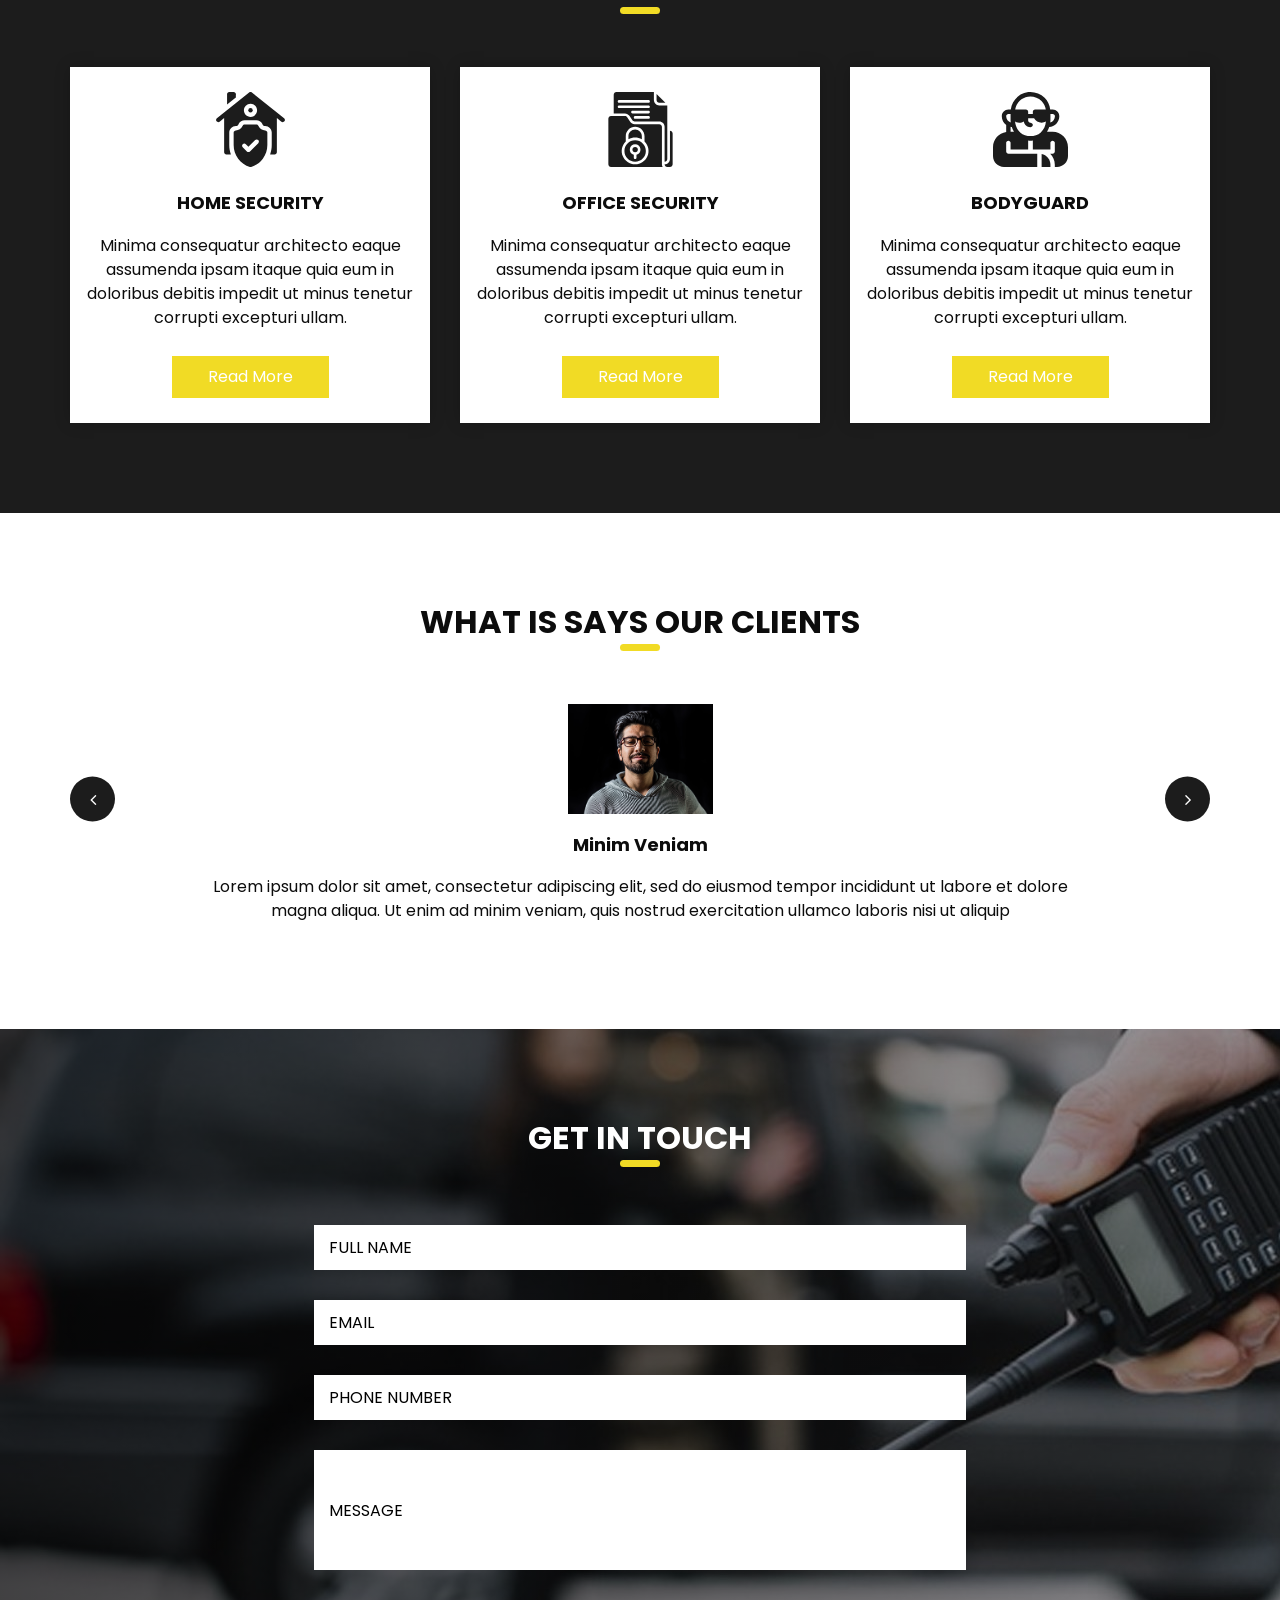
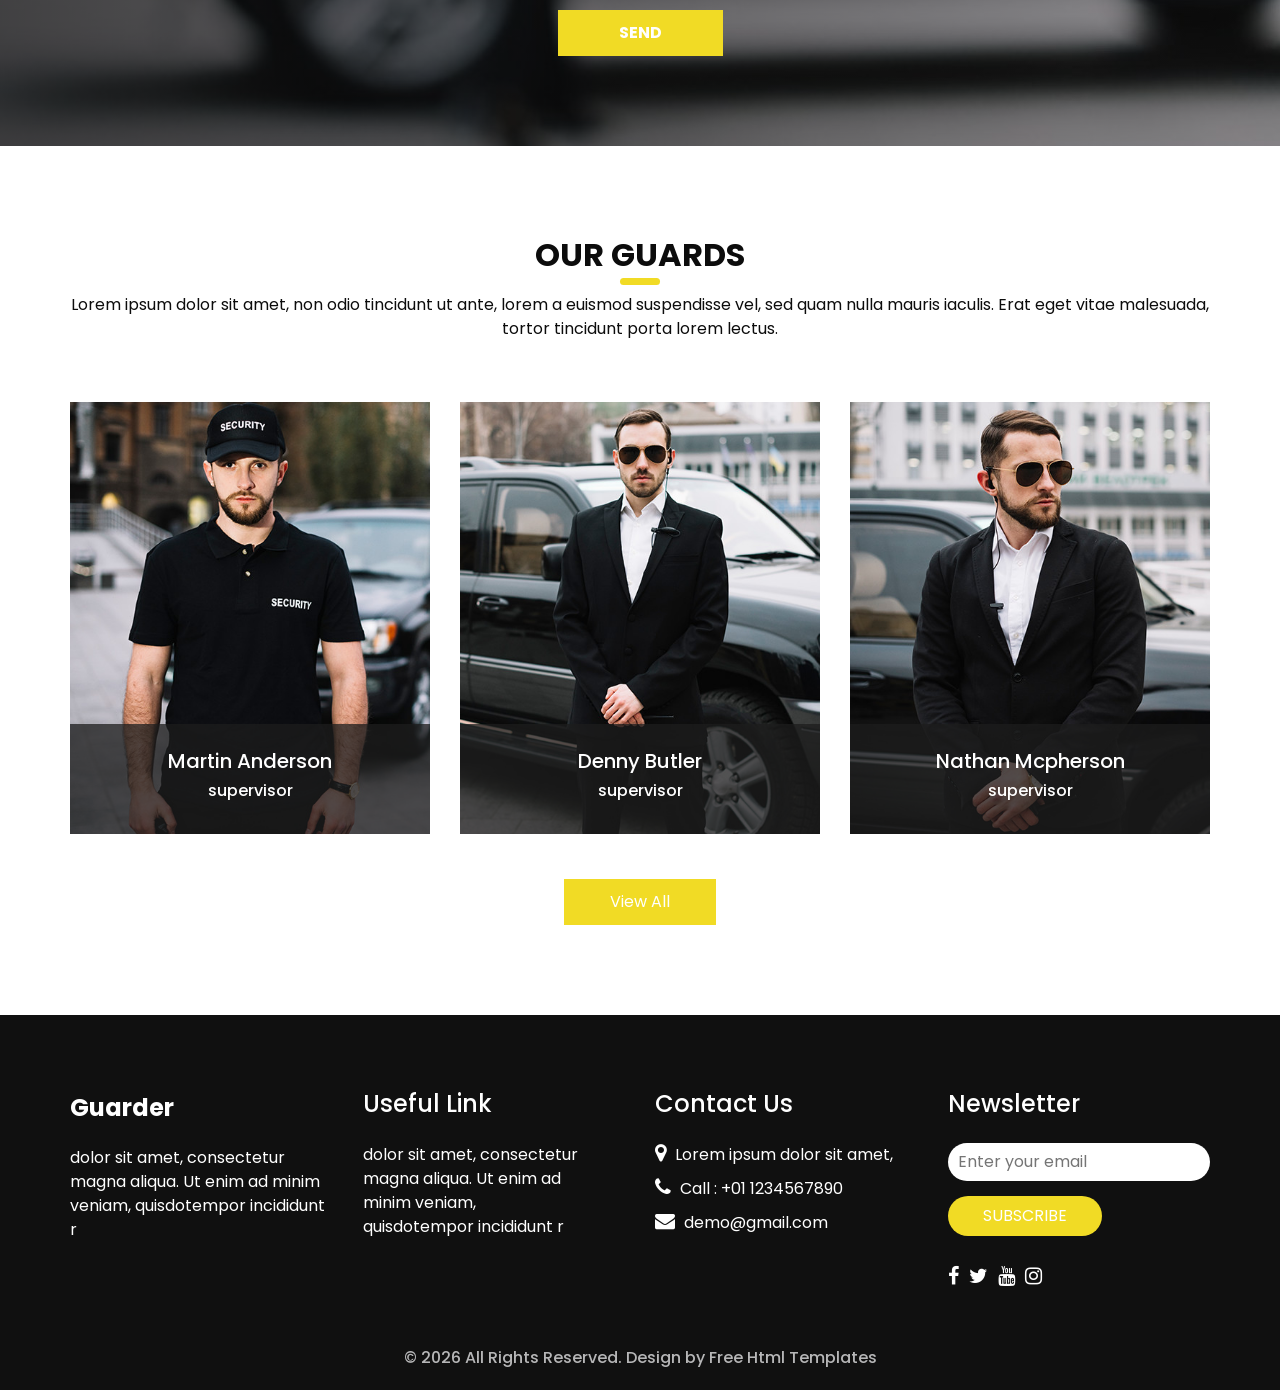
<file: Guarder/index.html>
<!DOCTYPE html>
<html>

<head>
  <!-- Basic -->
  <meta charset="utf-8" />
  <meta http-equiv="X-UA-Compatible" content="IE=edge" />
  <!-- Mobile Metas -->
  <meta name="viewport" content="width=device-width, initial-scale=1, shrink-to-fit=no" />
  <!-- Site Metas -->
  <meta name="keywords" content="" />
  <meta name="description" content="" />
  <meta name="author" content="" />
  <link rel="shortcut icon" href="images/favicon.png" type="image/x-icon">

  <title>Guarder</title>

  <!-- bootstrap core css -->
  <link rel="stylesheet" type="text/css" href="css/bootstrap.css" />

  <!-- fonts style -->
  <link href="https://fonts.googleapis.com/css?family=Open+Sans:400,700|Poppins:400,600,700&display=swap" rel="stylesheet" />

  <!-- Custom styles for this template -->
  <link href="css/style.css" rel="stylesheet" />
  <!-- responsive style -->
  <link href="css/responsive.css" rel="stylesheet" />
</head>

<body>
  <div class="hero_area">
    <!-- header section strats -->
    <div class="hero_bg_box">
      <div class="img-box">
        <img src="images/hero-bg.jpg" alt="">
      </div>
    </div>

    <header class="header_section">
      <div class="header_top">
        <div class="container-fluid">
          <div class="contact_link-container">
            <a href="" class="contact_link1">
              <i class="fa fa-map-marker" aria-hidden="true"></i>
              <span>
                Lorem ipsum dolor sit amet,
              </span>
            </a>
            <a href="" class="contact_link2">
              <i class="fa fa-phone" aria-hidden="true"></i>
              <span>
                Call : +01 1234567890
              </span>
            </a>
            <a href="" class="contact_link3">
              <i class="fa fa-envelope" aria-hidden="true"></i>
              <span>
                demo@gmail.com
              </span>
            </a>
          </div>
        </div>
      </div>
      <div class="header_bottom">
        <div class="container-fluid">
          <nav class="navbar navbar-expand-lg custom_nav-container">
            <a class="navbar-brand" href="index.html">
              <span>
                Guarder
              </span>
            </a>
            <button class="navbar-toggler" type="button" data-toggle="collapse" data-target="#navbarSupportedContent" aria-controls="navbarSupportedContent" aria-expanded="false" aria-label="Toggle navigation">
              <span class=""></span>
            </button>

            <div class="collapse navbar-collapse ml-auto" id="navbarSupportedContent">
              <ul class="navbar-nav  ">
                <li class="nav-item active">
                  <a class="nav-link" href="index.html">Home <span class="sr-only">(current)</span></a>
                </li>
                <li class="nav-item">
                  <a class="nav-link" href="about.html"> About</a>
                </li>
                <li class="nav-item">
                  <a class="nav-link" href="service.html"> Services </a>
                </li>
                <li class="nav-item">
                  <a class="nav-link" href="guard.html"> Guards </a>
                </li>
                <li class="nav-item">
                  <a class="nav-link" href="contact.html">Contact us</a>
                </li>
              </ul>
            </div>
          </nav>
        </div>
      </div>
    </header>
    <!-- end header section -->
    <!-- slider section -->
    <section class=" slider_section ">
      <div id="carouselExampleIndicators" class="carousel slide" data-ride="carousel">
        <div class="carousel-inner">
          <div class="carousel-item active">
            <div class="container">
              <div class="row">
                <div class="col-md-7">
                  <div class="detail-box">
                    <h1>
                      Your Saftey <br>
                      <span>
                        Our Responsibility
                      </span>
                    </h1>
                    <p>
                      Lorem ipsum dolor sit amet, consectetur adipiscing elit,
                      sed do eiusmod magna aliqua. Ut enim ad minim veniam
                    </p>
                    <div class="btn-box">
                      <a href="" class="btn-1"> Read more </a>
                      <a href="" class="btn-2">Get A Quote</a>
                    </div>
                  </div>
                </div>
              </div>
            </div>
          </div>
          <div class="carousel-item ">
            <div class="container">
              <div class="row">
                <div class="col-md-7">
                  <div class="detail-box">
                    <h1>
                      Your Saftey <br>
                      <span>
                        Our Responsibility
                      </span>
                    </h1>
                    <p>
                      Lorem ipsum dolor sit amet, consectetur adipiscing elit,
                      sed do eiusmod magna aliqua. Ut enim ad minim veniam
                    </p>
                    <div class="btn-box">
                      <a href="" class="btn-1"> Read more </a>
                      <a href="" class="btn-2">Get A Quote</a>
                    </div>
                  </div>
                </div>
              </div>
            </div>
          </div>
          <div class="carousel-item ">
            <div class="container">
              <div class="row">
                <div class="col-md-7">
                  <div class="detail-box">
                    <h1>
                      Your Saftey <br>
                      <span>
                        Our Responsibility
                      </span>
                    </h1>
                    <p>
                      Lorem ipsum dolor sit amet, consectetur adipiscing elit,
                      sed do eiusmod magna aliqua. Ut enim ad minim veniam
                    </p>
                    <div class="btn-box">
                      <a href="" class="btn-1"> Read more </a>
                      <a href="" class="btn-2">Get A Quote</a>
                    </div>
                  </div>
                </div>
              </div>
            </div>
          </div>
        </div>
        <div class="container idicator_container">
          <ol class="carousel-indicators">
            <li data-target="#carouselExampleIndicators" data-slide-to="0" class="active"></li>
            <li data-target="#carouselExampleIndicators" data-slide-to="1"></li>
            <li data-target="#carouselExampleIndicators" data-slide-to="2"></li>
          </ol>
        </div>
      </div>
    </section>
    <!-- end slider section -->
  </div>

  <!-- about section -->

  <section class="about_section layout_padding">
    <div class="container">
      <div class="row">
        <div class="col-md-6 px-0">
          <div class="img_container">
            <div class="img-box">
              <img src="images/about-img.jpg" alt="" />
            </div>
          </div>
        </div>
        <div class="col-md-6 px-0">
          <div class="detail-box">
            <div class="heading_container ">
              <h2>
                Who Are We?
              </h2>
            </div>
            <p>
              Lorem ipsum dolor sit amet, consectetur adipiscing elit, sed do
              eiusmod tempor incididunt ut labore et dolore magna aliqua. Ut
              enim ad minim veniam, quis nostrud exercitation ullamco laboris
              nisi ut aliquip ex ea commodo consequat. Duis aute irure dolor
              in reprehenderit in voluptate velit
            </p>
            <div class="btn-box">
              <a href="">
                Read More
              </a>
            </div>
          </div>
        </div>
      </div>
    </div>
  </section>

  <!-- end about section -->

  <!-- service section -->

  <section class="service_section layout_padding">
    <div class="container">
      <div class="heading_container heading_center">
        <h2>
          Our services
        </h2>
      </div>
      <div class="row">
        <div class="col-md-4">
          <div class="box ">
            <div class="img-box">
              <svg enable-background="new 0 0 512 512" height="512" viewBox="0 0 512 512" width="512" xmlns="http://www.w3.org/2000/svg">
                <g>
                  <g>
                    <circle cx="256" cy="125" r="15" />
                    <path d="m356 262c-18.955 0-35.996-10.532-44.472-27.484l-2.111-4.223c-2.541-5.083-7.735-8.293-13.417-8.293h-80c-5.682 0-10.876 3.21-13.417 8.292l-2.111 4.222c-8.476 16.954-25.517 27.486-44.472 27.486-8.284 0-15 6.716-15 15v85.597c0 33.654 10.619 65.715 30.708 92.716 20.089 27 47.747 46.384 79.982 56.054 1.406.422 2.858.633 4.31.633s2.904-.211 4.31-.633c32.235-9.67 59.893-29.054 79.982-56.054 20.089-27.001 30.708-59.062 30.708-92.716v-85.597c0-8.284-6.716-15-15-15zm-46.967 87.322-56.568 56.568c-2.929 2.929-6.768 4.394-10.606 4.394s-7.678-1.464-10.606-4.394l-28.284-28.284c-5.858-5.858-5.858-15.355 0-21.213 5.857-5.858 15.355-5.858 21.213 0l17.678 17.677 45.962-45.961c5.857-5.858 15.355-5.858 21.213 0 5.856 5.858 5.856 15.355-.002 21.213z" />
                    <g>
                      <path d="m485.371 179.287-220-176c-5.479-4.383-13.263-4.383-18.741 0l-220 176c-6.469 5.175-7.518 14.614-2.342 21.083 5.175 6.468 14.614 7.517 21.083 2.342l30.629-24.503v232.791c0 8.284 6.716 15 15 15h31.119c-7.333-20.12-11.119-41.476-11.119-63.403v-85.597c0-24.813 20.187-45 45-45 7.632 0 14.226-4.075 17.639-10.901l2.112-4.224c7.67-15.342 23.093-24.875 40.249-24.875h80c17.156 0 32.579 9.533 40.25 24.878l2.111 4.223c3.412 6.824 10.007 10.899 17.639 10.899 24.813 0 45 20.187 45 45v85.597c0 21.927-3.786 43.283-11.119 63.403h31.119c8.284 0 15-6.716 15-15v-232.791l30.629 24.503c2.766 2.213 6.075 3.288 9.361 3.288 4.4 0 8.76-1.927 11.722-5.63 5.176-6.469 4.127-15.908-2.341-21.083zm-229.371-9.287c-24.813 0-45-20.187-45-45s20.187-45 45-45 45 20.187 45 45-20.187 45-45 45z" />
                    </g>
                  </g>
                  <g>
                    <path d="m156 15c0-8.284-6.716-15-15-15h-30c-8.284 0-15 6.716-15 15v70.372l60-48z" />
                  </g>
                </g>
              </svg>
            </div>
            <div class="detail-box">
              <h6>
                Home Security
              </h6>
              <p>
                Minima consequatur architecto eaque assumenda ipsam itaque quia eum in doloribus debitis impedit ut minus tenetur corrupti excepturi ullam.
              </p>
              <a href="">
                Read More
              </a>
            </div>
          </div>
        </div>
        <div class="col-md-4">
          <div class="box ">
            <div class="img-box">
              <svg version="1.1" xmlns="http://www.w3.org/2000/svg" xmlns:xlink="http://www.w3.org/1999/xlink" x="0px" y="0px" viewBox="0 0 512 512" style="enable-background:new 0 0 512 512;" xml:space="preserve">
                <g>
                  <g>
                    <g>
                      <circle cx="219.429" cy="393.143" r="18.286" />
                      <path d="M219.429,329.143c-40.396,0-73.143,32.747-73.143,73.143c0,40.396,32.747,73.143,73.143,73.143
          c40.396,0,73.143-32.747,73.143-73.143C292.525,361.909,259.805,329.189,219.429,329.143z M228.571,428.416V448
          c0,5.049-4.093,9.143-9.143,9.143c-5.049,0-9.143-4.093-9.143-9.143v-19.584c-17.831-4.604-29.458-21.749-27.137-40.018
          c2.32-18.269,17.864-31.963,36.28-31.963c18.416,0,33.959,13.694,36.28,31.963C258.029,406.667,246.403,423.812,228.571,428.416z
          " />
                      <path d="M402.286,274.286v-36.571c-0.01-10.095-8.191-18.276-18.286-18.286H215.772c-12.18-0.01-23.558-6.08-30.348-16.192
          l-20.321-30.487c-3.392-5.109-9.117-8.179-15.25-8.179H54.857c-10.095,0.01-18.276,8.191-18.286,18.286v310.857
          c0.01,10.095,8.191,18.276,18.286,18.286h352.516c-3.294-5.533-5.051-11.846-5.088-18.286V274.286z M304.069,436.92
          c-14.047,34.375-47.506,56.826-84.64,56.795c-37.135,0.031-70.593-22.419-84.64-56.795c-14.047-34.375-5.888-73.833,20.64-99.818
          v-35.388c0.04-35.33,28.67-63.96,64-64c35.33,0.039,63.961,28.67,64,64v35.388C309.957,363.087,318.116,402.545,304.069,436.92z" />
                      <path d="M384,73.143h41.929l-60.214-60.214v41.929C365.724,64.952,373.905,73.133,384,73.143z" />
                      <path d="M265.143,323.227v-21.513c-0.044-25.229-20.485-45.67-45.714-45.714c-25.235,0.03-45.685,20.479-45.714,45.714v21.513
          C201.959,306.734,236.898,306.734,265.143,323.227z" />
                      <path d="M420.571,256v219.429c10.095-0.01,18.276-8.191,18.286-18.286V91.429H384c-20.188-0.023-36.548-16.383-36.571-36.571V0
          h-256C81.334,0.01,73.153,8.191,73.143,18.286v128h76.71c12.247-0.005,23.684,6.122,30.464,16.321l20.295,30.446
          c3.395,5.048,9.077,8.08,15.161,8.089H384c20.188,0.023,36.548,16.383,36.571,36.571V256z M310.857,182.857h-91.429
          c-5.049,0-9.143-4.093-9.143-9.143s4.093-9.143,9.143-9.143h91.429c5.049,0,9.143,4.093,9.143,9.143
          S315.907,182.857,310.857,182.857z M310.857,146.286H201.143c-5.049,0-9.143-4.093-9.143-9.143c0-5.049,4.093-9.143,9.143-9.143
          h109.714c5.049,0,9.143,4.093,9.143,9.143C320,142.192,315.907,146.286,310.857,146.286z M310.857,109.714H109.714
          c-5.049,0-9.143-4.093-9.143-9.143c0-5.049,4.093-9.143,9.143-9.143h201.143c5.049,0,9.143,4.093,9.143,9.143
          C320,105.621,315.907,109.714,310.857,109.714z M310.857,73.143H109.714c-5.049,0-9.143-4.093-9.143-9.143
          s4.093-9.143,9.143-9.143h201.143c5.049,0,9.143,4.093,9.143,9.143S315.907,73.143,310.857,73.143z" />
                      <path d="M457.143,265.143v192c-0.023,20.188-16.383,36.548-36.571,36.571c0.01,10.095,8.191,18.276,18.286,18.286h18.286
          c10.095-0.01,18.276-8.191,18.286-18.286V283.429C475.419,273.334,467.238,265.153,457.143,265.143z" />
                    </g>
                  </g>
                </g>
                <g>
                </g>
                <g>
                </g>
                <g>
                </g>
                <g>
                </g>
                <g>
                </g>
                <g>
                </g>
                <g>
                </g>
                <g>
                </g>
                <g>
                </g>
                <g>
                </g>
                <g>
                </g>
                <g>
                </g>
                <g>
                </g>
                <g>
                </g>
                <g>
                </g>
              </svg>
            </div>
            <div class="detail-box">
              <h6>
                Office Security
              </h6>
              <p>
                Minima consequatur architecto eaque assumenda ipsam itaque quia eum in doloribus debitis impedit ut minus tenetur corrupti excepturi ullam.
              </p>
              <a href="">
                Read More
              </a>
            </div>
          </div>
        </div>
        <div class="col-md-4">
          <div class="box ">
            <div class="img-box">
              <svg version="1.1" xmlns="http://www.w3.org/2000/svg" xmlns:xlink="http://www.w3.org/1999/xlink" x="0px" y="0px" viewBox="0 0 512 512" style="enable-background:new 0 0 512 512;" xml:space="preserve">
                <g>
                  <g>
                    <path d="M332,423.518V512h60v-15C392,460.784,366.197,430.487,332,423.518z" />
                  </g>
                </g>
                <g>
                  <g>
                    <path d="M407,272h-38.298c6.211-9.549,11.184-21.85,14.971-32.595c38.58-3.058,69.119-35.067,69.119-74.405
                 c0-24.814-20.186-45-45-45h-17.263c-3.373-30.112-16.168-58.339-38.108-80.581C326.639,14.004,290.742,0,255,0
                 c-69.309,0-125.911,52.685-133.484,120H105c-24.814,0-45,20.186-45,45c0,24.476,11.836,46.095,30.066,59.685
                 C90.062,224.797,90,224.888,90,225v48.516C39.25,280.873,0,324.245,0,377v60c0,41.353,33.633,75,75,75h227v-90h-15H105
                 c-8.291,0-15-6.709-15-15v-60c0-8.291,6.709-15,15-15s15,6.709,15,15v45h120v-61.373c4.988,0.569,9.946,1.373,15,1.373
                 s12.012-0.804,17-1.373V392h15h30h75v-45c0-8.291,6.709-15,15-15c8.291,0,15,6.709,15,15v60c0,8.291-6.709,15-15,15h-16.75
                 c19.534,19.08,31.75,45.608,31.75,75v15h15c41.367,0,75-33.647,75-75v-60C512,319.109,464.891,272,407,272z M392,195v-45h15.791
                 c8.262,0,15,6.724,15,15c0,20.33-13.638,37.354-32.179,42.914C391.033,203.597,392,199.378,392,195z M255,30
                 c27.803,0,56.229,10.928,76.209,30.63c16.238,16.45,26.111,37.178,29.319,59.37H287c-8.291,0-15,6.709-15,15v15h-32v-15
                 c0-8.291-6.709-15-15-15h-73.484C158.873,69.25,202.244,30,255,30z M90,165c0-8.276,6.738-15,15-15h15v45
                 c0,4.292,0.956,8.425,1.362,12.66C103.239,201.843,90,185.03,90,165z M120,272v-34.219c2.75,0.564,5.449,1.283,8.298,1.542
                 c3.787,10.774,8.774,23.103,15,32.677H120z M326.316,275.706c-29.136,25.422-72.715,31.761-108.047,19.067
                 c-11.777-4.237-22.866-10.593-32.578-19.063c-20.881-18.376-33.043-46.22-34.929-73.644C159.448,206.968,169.332,210,180,210
                 c11.235,0,21.636-3.298,30.637-8.694C213.739,223.118,232.346,240,255,240c8.291,0,17-6.709,17-15s-8.709-15-17-15
                 c-8.262,0-15-6.724-15-15v-15h40.346c10.411,17.847,29.55,30,51.654,30c10.668,0,20.552-3.032,29.238-7.934
                 C359.352,229.501,347.186,257.357,326.316,275.706z" />
                  </g>
                </g>
                <g>
                </g>
                <g>
                </g>
                <g>
                </g>
                <g>
                </g>
                <g>
                </g>
                <g>
                </g>
                <g>
                </g>
                <g>
                </g>
                <g>
                </g>
                <g>
                </g>
                <g>
                </g>
                <g>
                </g>
                <g>
                </g>
                <g>
                </g>
                <g>
                </g>
              </svg>
            </div>
            <div class="detail-box">
              <h6>
                Bodyguard
              </h6>
              <p>
                Minima consequatur architecto eaque assumenda ipsam itaque quia eum in doloribus debitis impedit ut minus tenetur corrupti excepturi ullam.
              </p>
              <a href="">
                Read More
              </a>
            </div>
          </div>
        </div>
      </div>
    </div>
  </section>

  <!-- end service section -->


  <!-- client section -->

  <section class="client_section layout_padding">
    <div class="container ">
      <div class="heading_container heading_center">
        <h2>
          What is says our clients
        </h2>
      </div>
      <div id="carouselExampleControls" class="carousel slide" data-ride="carousel">
        <div class="carousel-inner">
          <div class="carousel-item active">
            <div class="box">
              <div class="img-box">
                <img src="images/client.png" alt="">
              </div>
              <div class="detail-box">
                <h4>
                  Minim Veniam
                </h4>
                <p>
                  Lorem ipsum dolor sit amet, consectetur adipiscing elit, sed
                  do eiusmod tempor incididunt ut labore et dolore magna
                  aliqua. Ut enim ad minim veniam, quis nostrud exercitation
                  ullamco laboris nisi ut aliquip
                </p>
              </div>
            </div>
          </div>
          <div class="carousel-item ">
            <div class="box">
              <div class="img-box">
                <img src="images/client.png" alt="">
              </div>
              <div class="detail-box">
                <h4>
                  Minim Veniam
                </h4>
                <p>
                  Lorem ipsum dolor sit amet, consectetur adipiscing elit, sed
                  do eiusmod tempor incididunt ut labore et dolore magna
                  aliqua. Ut enim ad minim veniam, quis nostrud exercitation
                  ullamco laboris nisi ut aliquip
                </p>
              </div>
            </div>
          </div>
          <div class="carousel-item ">
            <div class="box">
              <div class="img-box">
                <img src="images/client.png" alt="">
              </div>
              <div class="detail-box">
                <h4>
                  Minim Veniam
                </h4>
                <p>
                  Lorem ipsum dolor sit amet, consectetur adipiscing elit, sed
                  do eiusmod tempor incididunt ut labore et dolore magna
                  aliqua. Ut enim ad minim veniam, quis nostrud exercitation
                  ullamco laboris nisi ut aliquip
                </p>
              </div>
            </div>
          </div>
        </div>
        <div class="carousel_btn-box">
          <a class="carousel-control-prev" href="#carouselExampleControls" role="button" data-slide="prev">
            <i class="fa fa-angle-left" aria-hidden="true"></i>
            <span class="sr-only">Previous</span>
          </a>
          <a class="carousel-control-next" href="#carouselExampleControls" role="button" data-slide="next">
            <i class="fa fa-angle-right" aria-hidden="true"></i>
            <span class="sr-only">Next</span>
          </a>
        </div>
      </div>
    </div>
  </section>

  <!-- end client section -->

  <!-- contact section -->

  <section class="contact_section layout_padding">
    <div class="contact_bg_box">
      <div class="img-box">
        <img src="images/contact-bg.jpg" alt="">
      </div>
    </div>
    <div class="container">
      <div class="heading_container heading_center">
        <h2>
          Get In touch
        </h2>
      </div>
      <div class="">
        <div class="row">
          <div class="col-md-7 mx-auto">
            <form action="#">
              <div class="contact_form-container">
                <div>
                  <div>
                    <input type="text" placeholder="Full Name" />
                  </div>
                  <div>
                    <input type="email" placeholder="Email " />
                  </div>
                  <div>
                    <input type="text" placeholder="Phone Number" />
                  </div>
                  <div class="">
                    <input type="text" placeholder="Message" class="message_input" />
                  </div>
                  <div class="btn-box ">
                    <button type="submit">
                      Send
                    </button>
                  </div>
                </div>
              </div>
            </form>
          </div>
        </div>
      </div>
    </div>
  </section>

  <!-- end contact section -->

  <!-- team section -->

  <section class="team_section layout_padding">
    <div class="container">
      <div class="heading_container heading_center">
        <h2>
          Our Guards
        </h2>
        <p>
          Lorem ipsum dolor sit amet, non odio tincidunt ut ante, lorem a euismod suspendisse vel, sed quam nulla mauris
          iaculis. Erat eget vitae malesuada, tortor tincidunt porta lorem lectus.
        </p>
      </div>
      <div class="row">
        <div class="col-md-4 col-sm-6 mx-auto ">
          <div class="box">
            <div class="img-box">
              <img src="images/t1.jpg" alt="">
            </div>
            <div class="detail-box">
              <h5>
                Martin Anderson
              </h5>
              <h6 class="">
                supervisor
              </h6>
            </div>
          </div>
        </div>
        <div class="col-md-4 col-sm-6 mx-auto ">
          <div class="box">
            <div class="img-box">
              <img src="images/t2.jpg" alt="">
            </div>
            <div class="detail-box">
              <h5>
                Denny Butler
              </h5>
              <h6 class="">
                supervisor
              </h6>
            </div>
          </div>
        </div>
        <div class="col-md-4 col-sm-6 mx-auto ">
          <div class="box">
            <div class="img-box">
              <img src="images/t3.jpg" alt="">
            </div>
            <div class="detail-box">
              <h5>
                Nathan Mcpherson
              </h5>
              <h6 class="">
                supervisor
              </h6>
            </div>
          </div>
        </div>
      </div>
      <div class="btn-box">
        <a href="">
          View All
        </a>
      </div>
    </div>
  </section>

  <!-- end team section -->

  <!-- info section -->
  <section class="info_section ">
    <div class="container">
      <div class="row">
        <div class="col-md-3">
          <div class="info_logo">
            <a class="navbar-brand" href="index.html">
              <span>
                Guarder
              </span>
            </a>
            <p>
              dolor sit amet, consectetur magna aliqua. Ut enim ad minim veniam, quisdotempor incididunt r
            </p>
          </div>
        </div>
        <div class="col-md-3">
          <div class="info_links">
            <h5>
              Useful Link
            </h5>
            <ul>
              <li>
                <a href="">
                  dolor sit amet, consectetur
                </a>
              </li>
              <li>
                <a href="">
                  magna aliqua. Ut enim ad
                </a>
              </li>
              <li>
                <a href="">
                  minim veniam,
                </a>
              </li>
              <li>
                <a href="">
                  quisdotempor incididunt r
                </a>
              </li>
            </ul>
          </div>
        </div>
        <div class="col-md-3">
          <div class="info_info">
            <h5>
              Contact Us
            </h5>
          </div>
          <div class="info_contact">
            <a href="" class="">
              <i class="fa fa-map-marker" aria-hidden="true"></i>
              <span>
                Lorem ipsum dolor sit amet,
              </span>
            </a>
            <a href="" class="">
              <i class="fa fa-phone" aria-hidden="true"></i>
              <span>
                Call : +01 1234567890
              </span>
            </a>
            <a href="" class="">
              <i class="fa fa-envelope" aria-hidden="true"></i>
              <span>
                demo@gmail.com
              </span>
            </a>
          </div>
        </div>
        <div class="col-md-3">
          <div class="info_form ">
            <h5>
              Newsletter
            </h5>
            <form action="#">
              <input type="email" placeholder="Enter your email">
              <button>
                Subscribe
              </button>
            </form>
            <div class="social_box">
              <a href="">
                <i class="fa fa-facebook" aria-hidden="true"></i>
              </a>
              <a href="">
                <i class="fa fa-twitter" aria-hidden="true"></i>
              </a>
              <a href="">
                <i class="fa fa-youtube" aria-hidden="true"></i>
              </a>
              <a href="">
                <i class="fa fa-instagram" aria-hidden="true"></i>
              </a>
            </div>
          </div>
        </div>
      </div>
    </div>
  </section>

  <!-- end info_section -->




  <!-- footer section -->
  <footer class="container-fluid footer_section">
    <p>
      &copy; <span id="currentYear"></span> All Rights Reserved. Design by
      <a href="https://html.design/">Free Html Templates</a>
    </p>
  </footer>
  <!-- footer section -->

  <script src="js/jquery-3.4.1.min.js"></script>
  <script src="js/bootstrap.js"></script>
  <script src="js/custom.js"></script>
</body>

</html>
</file>
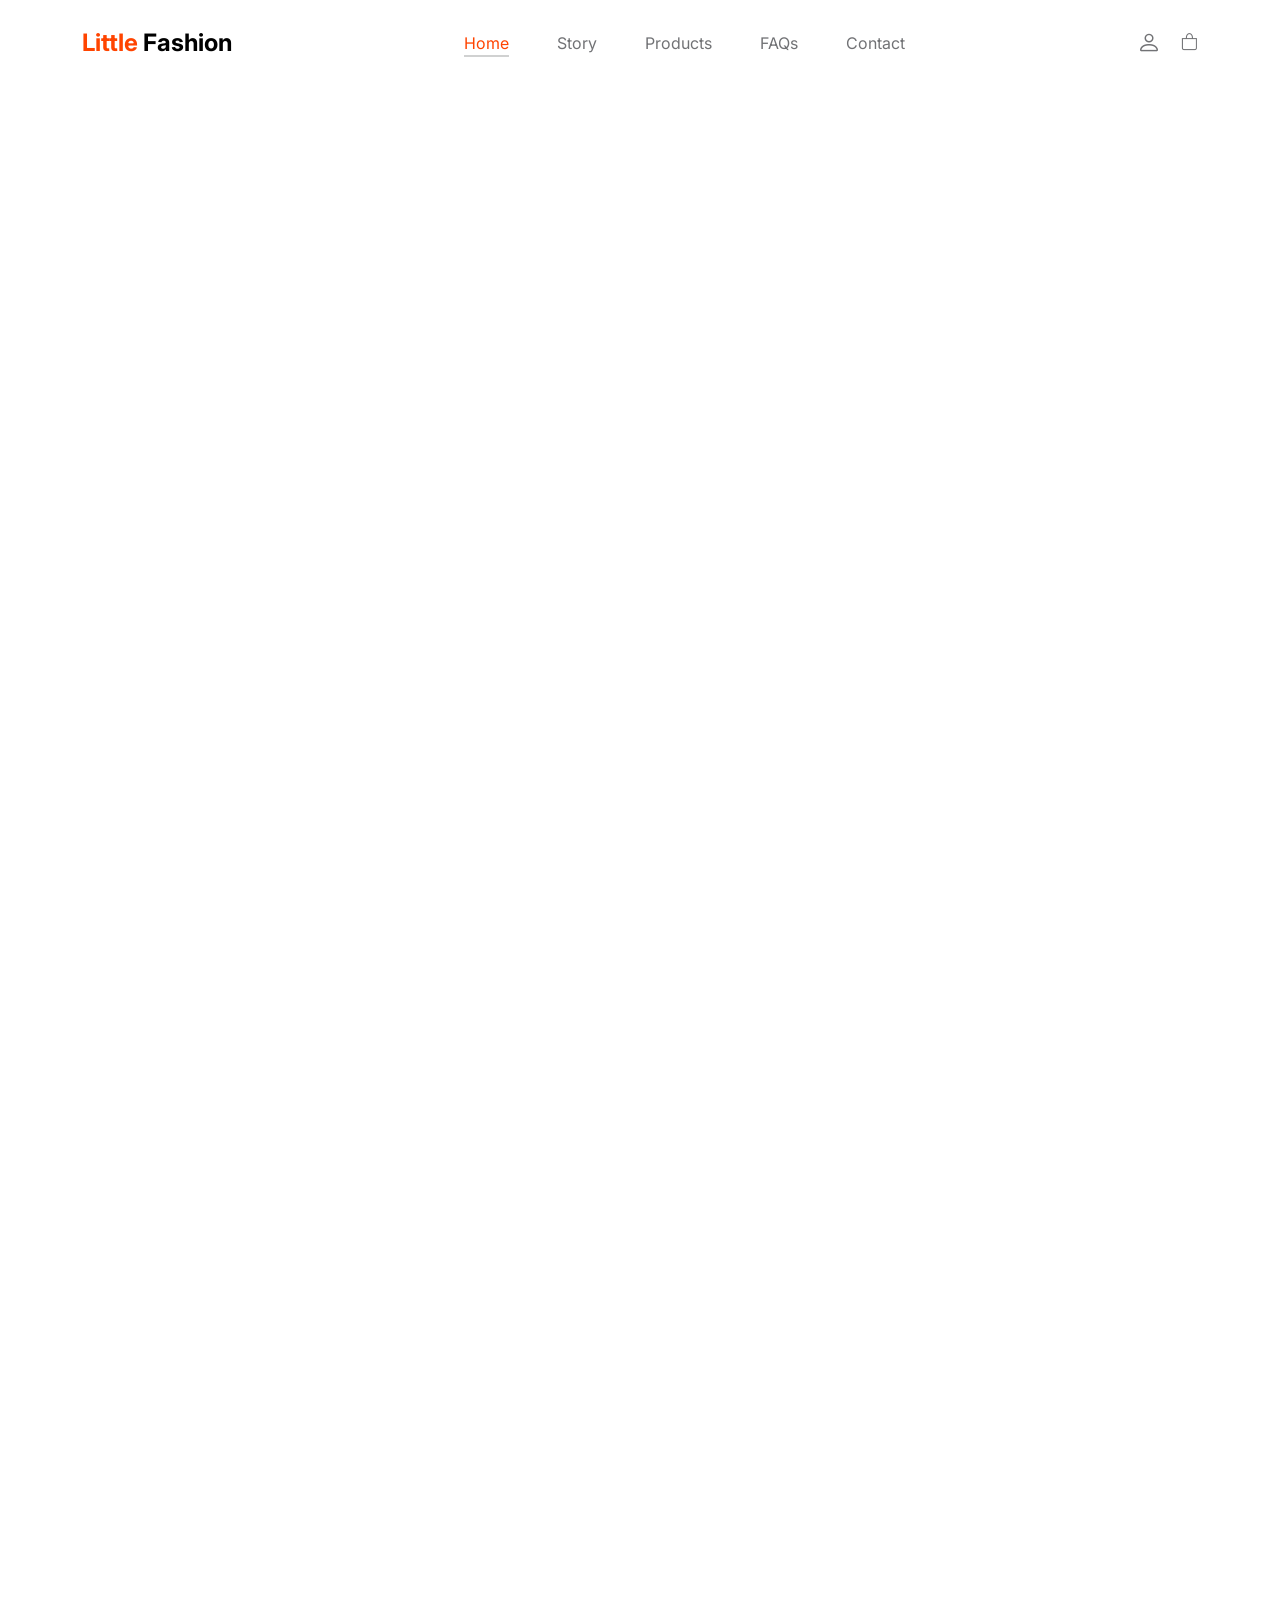
<file: LittleFashion/index.html>
<!doctype html>
<html lang="en">
    <head>
        <meta charset="utf-8">
        <meta name="viewport" content="width=device-width, initial-scale=1">

        <meta name="description" content="">
        <meta name="author" content="">

        <title>Tooplate's Little Fashion</title>

        <!-- CSS FILES -->
        <link rel="preconnect" href="https://fonts.googleapis.com">

        <link rel="preconnect" href="https://fonts.gstatic.com" crossorigin>

        <link href="https://fonts.googleapis.com/css2?family=Inter:wght@100;300;400;700;900&display=swap" rel="stylesheet">

        <link href="css/bootstrap.min.css" rel="stylesheet">
        <link href="css/bootstrap-icons.css" rel="stylesheet">

        <link rel="stylesheet" href="css/slick.css"/>

        <link href="css/tooplate-little-fashion.css" rel="stylesheet">
<!--

Tooplate 2127 Little Fashion

https://www.tooplate.com/view/2127-little-fashion

-->
    </head>
    
    <body>

        <section class="preloader">
            <div class="spinner">
                <span class="sk-inner-circle"></span>
            </div>
        </section>
    
        <main>

            <nav class="navbar navbar-expand-lg">
                <div class="container">
                    <button class="navbar-toggler" type="button" data-bs-toggle="collapse" data-bs-target="#navbarNav" aria-controls="navbarNav" aria-expanded="false" aria-label="Toggle navigation">
                        <span class="navbar-toggler-icon"></span>
                    </button>

                    <a class="navbar-brand" href="index.html">
                        <strong><span>Little</span> Fashion</strong>
                    </a>

                    <div class="d-lg-none">
                        <a href="sign-in.html" class="bi-person custom-icon me-3"></a>

                        <a href="product-detail.html" class="bi-bag custom-icon"></a>
                    </div>

                    <div class="collapse navbar-collapse" id="navbarNav">
                        <ul class="navbar-nav mx-auto">
                            <li class="nav-item">
                                <a class="nav-link active" href="index.html">Home</a>
                            </li>

                            <li class="nav-item">
                                <a class="nav-link" href="about.html">Story</a>
                            </li>

                            <li class="nav-item">
                                <a class="nav-link" href="products.html">Products</a>
                            </li>

                            <li class="nav-item">
                                <a class="nav-link" href="faq.html">FAQs</a>
                            </li>

                            <li class="nav-item">
                                <a class="nav-link" href="contact.html">Contact</a>
                            </li>
                        </ul>

                        <div class="d-none d-lg-block">
                            <a href="sign-in.html" class="bi-person custom-icon me-3"></a>

                            <a href="product-detail.html" class="bi-bag custom-icon"></a>
                        </div>
                    </div>
                </div>
            </nav>

            <section class="slick-slideshow">   
                <div class="slick-custom">
                    <img src="images/slideshow/medium-shot-business-women-high-five.jpeg" class="img-fluid" alt="">

                    <div class="slick-bottom">
                        <div class="container">
                            <div class="row">
                                <div class="col-lg-6 col-10">
                                    <h1 class="slick-title">Cool Fashion</h1>

                                    <p class="lead text-white mt-lg-3 mb-lg-5">Little fashion template comes with total 8 HTML pages provided by Tooplate website.</p>

                                    <a href="about.html" class="btn custom-btn">Learn more about us</a>
                                </div>
                            </div>
                        </div>
                    </div>
                </div>

                <div class="slick-custom">
                    <img src="images/slideshow/team-meeting-renewable-energy-project.jpeg" class="img-fluid" alt="">

                    <div class="slick-bottom">
                        <div class="container">
                            <div class="row">
                                <div class="col-lg-6 col-10">
                                    <h1 class="slick-title">New Design</h1>

                                    <p class="lead text-white mt-lg-3 mb-lg-5">Please share this Little Fashion template to your friends. Thank you for supporting us.</p>

                                    <a href="product.html" class="btn custom-btn">Explore products</a>
                                </div>
                            </div>
                        </div>
                    </div>
                </div>

                <div class="slick-custom">
                    <img src="images/slideshow/two-business-partners-working-together-office-computer.jpeg" class="img-fluid" alt="">

                    <div class="slick-bottom">
                        <div class="container">
                            <div class="row">
                                <div class="col-lg-6 col-10">
                                    <h1 class="slick-title">Talk to us</h1>

                                    <p class="lead text-white mt-lg-3 mb-lg-5">Tooplate is one of the best HTML CSS template websites for everyone.</p>

                                    <a href="contact.html" class="btn custom-btn">Work with us</a>
                                </div>
                            </div>
                        </div>
                    </div>
                </div>

            </section>

            <section class="about section-padding">
                <div class="container">
                    <div class="row">

                        <div class="col-12 text-center">
                            <h2 class="mb-5">Get started with <span>Little</span> Fashion</h2>
                        </div>

                        <div class="col-lg-2 col-12 mt-auto mb-auto">
                            <ul class="nav nav-pills mb-5 mx-auto justify-content-center align-items-center" id="pills-tab" role="tablist">
                                <li class="nav-item" role="presentation">
                                    <button class="nav-link active" id="pills-home-tab" data-bs-toggle="pill" data-bs-target="#pills-home" type="button" role="tab" aria-controls="pills-home" aria-selected="true">Introduction</button>
                                </li>

                                <li class="nav-item" role="presentation">
                                    <button class="nav-link" id="pills-youtube-tab" data-bs-toggle="pill" data-bs-target="#pills-youtube" type="button" role="tab" aria-controls="pills-youtube" aria-selected="true">How we work?</button>
                                </li>

                                <li class="nav-item" role="presentation">
                                    <button class="nav-link" id="pills-skill-tab" data-bs-toggle="pill" data-bs-target="#pills-skill" type="button" role="tab" aria-controls="pills-skill" aria-selected="false">Capabilites</button>
                                </li>
                            </ul>
                        </div>

                        <div class="col-lg-10 col-12">
                            <div class="tab-content mt-2" id="pills-tabContent">
                                <div class="tab-pane fade show active" id="pills-home" role="tabpanel" aria-labelledby="pills-home-tab">

                                    <div class="row">
                                        <div class="col-lg-7 col-12">
                                            <img src="images/pim-chu-z6NZ76_UTDI-unsplash.jpeg" class="img-fluid" alt="">
                                        </div>

                                        <div class="col-lg-5 col-12">
                                            <div class="d-flex flex-column h-100 ms-lg-4 mt-lg-0 mt-5">
                                                <h4 class="mb-3">Good <span>Design</span> <br>Ideas for <span>your</span> fashion</h4>

                                                <p>Little Fashion templates comes with <a href="sign-in.html">sign in</a> / <a href="sign-up.html">sign up</a> pages, product listing / product detail, about, FAQs, and contact page.</p>

                                                <p>Since this HTML template is based on Boostrap 5 CSS library, you can feel free to add more components as you need.</p>

                                                <div class="mt-2 mt-lg-auto">
                                                    <a href="about.html" class="custom-link mb-2">
                                                        Learn more about us
                                                        <i class="bi-arrow-right ms-2"></i>
                                                    </a>
                                                </div>
                                            </div>
                                        </div>
                                    </div>
                                </div>

                                <div class="tab-pane fade" id="pills-youtube" role="tabpanel" aria-labelledby="pills-youtube-tab">

                                    <div class="row">
                                        <div class="col-lg-7 col-12">
                                            <div class="ratio ratio-16x9">
                                                <iframe src="https://www.youtube-nocookie.com/embed/f_7JqPDWhfw?controls=0" title="YouTube video player" frameborder="0" allow="accelerometer; autoplay; clipboard-write; encrypted-media; gyroscope; picture-in-picture" allowfullscreen></iframe>
                                            </div>
                                        </div>

                                        <div class="col-lg-5 col-12">
                                            <div class="d-flex flex-column h-100 ms-lg-4 mt-lg-0 mt-5">
                                                <h4 class="mb-3">Life at Studio</h4>

                                                <p>Over three years in business, We’ve had the chance to work on a variety of projects, with companies</p>

                                                <p>Custom work is branding, web design, UI/UX design</p>

                                                <div class="mt-2 mt-lg-auto">
                                                    <a href="contact.html" class="custom-link mb-2">
                                                        Work with us
                                                        <i class="bi-arrow-right ms-2"></i>
                                                    </a>
                                                </div>
                                            </div>
                                        </div>
                                    </div>
                                </div>

                                <div class="tab-pane fade" id="pills-skill" role="tabpanel" aria-labelledby="pills-skill-tab">
                                    <div class="row">
                                        <div class="col-lg-7 col-12">
                                            <img src="images/cody-lannom-G95AReIh_Ko-unsplash.jpeg" class="img-fluid" alt="">
                                        </div>

                                        <div class="col-lg-5 col-12">
                                            <div class="d-flex flex-column h-100 ms-lg-4 mt-lg-0 mt-5">
                                                <h4 class="mb-3">What can help you?</h4>

                                                <p>Over three years in business, We’ve had the chance on projects</p>

                                                <div class="skill-thumb mt-3">

                                                    <strong>Branding</strong>
                                                        <span class="float-end">90%</span>
                                                            <div class="progress">
                                                                <div class="progress-bar progress-bar-primary" role="progressbar" aria-valuenow="90" aria-valuemin="0" aria-valuemax="100" style="width: 90%;"></div>
                                                            </div>

                                                    <strong>Design & Stragety</strong>
                                                        <span class="float-end">70%</span>
                                                            <div class="progress">
                                                                <div class="progress-bar progress-bar-primary" role="progressbar" aria-valuenow="70" aria-valuemin="0" aria-valuemax="100" style="width: 70%;"></div>
                                                            </div>

                                                    <strong>Online Platform</strong>
                                                        <span class="float-end">80%</span>
                                                            <div class="progress">
                                                                <div class="progress-bar progress-bar-primary" role="progressbar" aria-valuenow="80" aria-valuemin="0" aria-valuemax="100" style="width: 80%;"></div>
                                                            </div>

                                                </div>
                                                
                                                <div class="mt-2 mt-lg-auto">
                                                    <a href="products.html" class="custom-link mb-2">
                                                        Explore products
                                                        <i class="bi-arrow-right ms-2"></i>
                                                    </a>
                                                </div>
                                            </div>
                                        </div>
                                    </div>
                                </div>

                            </div>
                        </div>

                    </div>
                </div>
            </section>

            <section class="front-product">
                <div class="container-fluid p-0">
                    <div class="row align-items-center">

                        <div class="col-lg-6 col-12">
                            <img src="images/retail-shop-owner-mask-social-distancing-shopping.jpg" class="img-fluid" alt="">
                        </div>

                        <div class="col-lg-6 col-12">
                            <div class="px-5 py-5 py-lg-0">
                                
                                <h2 class="mb-4"><span>Retail</span> shop owners</h2>

                                <p class="lead mb-4">Credits go to Unsplash and FreePik websites for images used in this Little Fashion by Tooplate.</p>

                                <a href="products.html" class="custom-link">
                                    Explore Products
                                    <i class="bi-arrow-right ms-2"></i>
                                </a>
                            </div>
                        </div>

                    </div>
                </div>
            </section>

            <section class="featured-product section-padding">
                <div class="container">
                    <div class="row">
                        
                        <div class="col-12 text-center">
                            <h2 class="mb-5">Featured Products</h2>
                        </div>

                        <div class="col-lg-4 col-12 mb-3">
                            <div class="product-thumb">
                                <a href="product-detail.html">
                                    <img src="images/product/evan-mcdougall-qnh1odlqOmk-unsplash.jpeg" class="img-fluid product-image" alt="">
                                </a>

                                <div class="product-top d-flex">
                                    <span class="product-alert me-auto">New Arrival</span>

                                    <a href="#" class="bi-heart-fill product-icon"></a>
                                </div>

                                <div class="product-info d-flex">
                                    <div>
                                        <h5 class="product-title mb-0">
                                            <a href="product-detail.html" class="product-title-link">Tree pot</a>
                                        </h5>

                                        <p class="product-p">Original package design from house</p>
                                    </div>

                                    <small class="product-price text-muted ms-auto mt-auto mb-5">$25</small>
                                </div>
                            </div>
                        </div>

                        <div class="col-lg-4 col-12 mb-3">
                            <div class="product-thumb">
                                <a href="product-detail.html">
                                    <img src="images/product/jordan-nix-CkCUvwMXAac-unsplash.jpeg" class="img-fluid product-image" alt="">
                                </a>

                                <div class="product-top d-flex">
                                    <span class="product-alert">Low Price</span>

                                    <a href="#" class="bi-heart-fill product-icon ms-auto"></a>
                                </div>

                                <div class="product-info d-flex">
                                    <div>
                                        <h5 class="product-title mb-0">
                                            <a href="product-detail.html" class="product-title-link">Fashion Set</a>
                                        </h5>

                                        <p class="product-p">Costume Package</p>
                                    </div>

                                    <small class="product-price text-muted ms-auto mt-auto mb-5">$35</small>
                                </div>
                            </div>
                        </div>

                        <div class="col-lg-4 col-12">
                            <div class="product-thumb">
                                <a href="product-detail.html">
                                    <img src="images/product/nature-zen-3Dn1BZZv3m8-unsplash.jpeg" class="img-fluid product-image" alt="">
                                </a>

                                <div class="product-top d-flex">
                                    <a href="#" class="bi-heart-fill product-icon ms-auto"></a>
                                </div>

                                <div class="product-info d-flex">
                                    <div>
                                        <h5 class="product-title mb-0">
                                            <a href="product-detail.html" class="product-title-link">Juice Drinks</a>
                                        </h5>

                                        <p class="product-p">Nature made another world</p>
                                    </div>

                                    <small class="product-price text-muted ms-auto mt-auto mb-5">$45</small>
                                </div>
                            </div>
                        </div>

                        <div class="col-12 text-center">
                            <a href="products.html" class="view-all">View All Products</a>
                        </div>

                    </div>
                </div>
            </section>

        </main>

        <footer class="site-footer">
            <div class="container">
                <div class="row">

                    <div class="col-lg-3 col-10 me-auto mb-4">
                        <h4 class="text-white mb-3"><a href="index.html">Little</a> Fashion</h4>
                        <p class="copyright-text text-muted mt-lg-5 mb-4 mb-lg-0">Copyright © 2022 <strong>Little Fashion</strong></p>
                        <br>
                        <p class="copyright-text">Designed by <a href="https://www.tooplate.com/" target="_blank">Tooplate</a></p>
                    </div>

                    <div class="col-lg-5 col-8">
                        <h5 class="text-white mb-3">Sitemap</h5>

                        <ul class="footer-menu d-flex flex-wrap">
                            <li class="footer-menu-item"><a href="about.html" class="footer-menu-link">Story</a></li>

                            <li class="footer-menu-item"><a href="#" class="footer-menu-link">Products</a></li>

                            <li class="footer-menu-item"><a href="#" class="footer-menu-link">Privacy policy</a></li>

                            <li class="footer-menu-item"><a href="#" class="footer-menu-link">FAQs</a></li>

                            <li class="footer-menu-item"><a href="#" class="footer-menu-link">Contact</a></li>
                        </ul>
                    </div>

                    <div class="col-lg-3 col-4">
                        <h5 class="text-white mb-3">Social</h5>

                        <ul class="social-icon">

                            <li><a href="#" class="social-icon-link bi-youtube"></a></li>

                            <li><a href="#" class="social-icon-link bi-whatsapp"></a></li>

                            <li><a href="#" class="social-icon-link bi-instagram"></a></li>

                            <li><a href="#" class="social-icon-link bi-skype"></a></li>
                        </ul>
                    </div>

                </div>
            </div>
        </footer>

        <!-- JAVASCRIPT FILES -->
        <script src="js/jquery.min.js"></script>
        <script src="js/bootstrap.bundle.min.js"></script>
        <script src="js/Headroom.js"></script>
        <script src="js/jQuery.headroom.js"></script>
        <script src="js/slick.min.js"></script>
        <script src="js/custom.js"></script>

    </body>
</html>
</file>
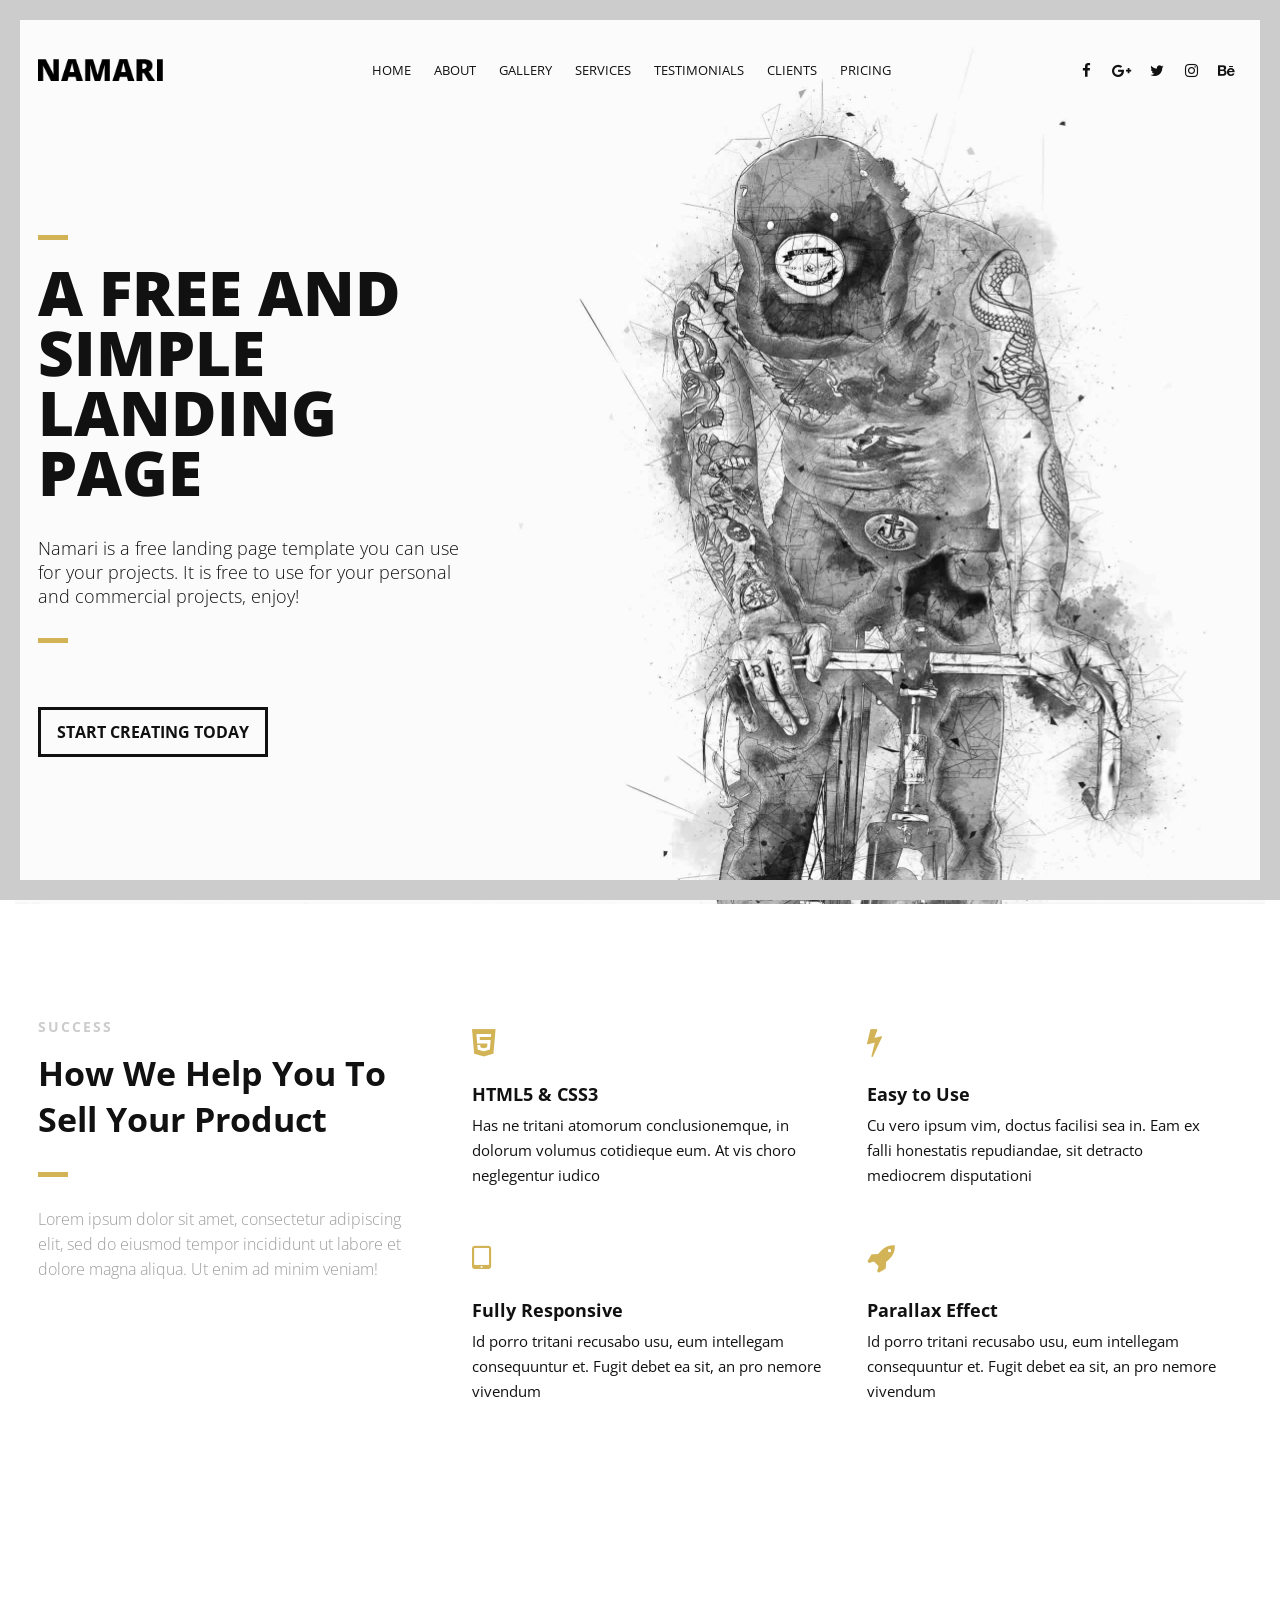
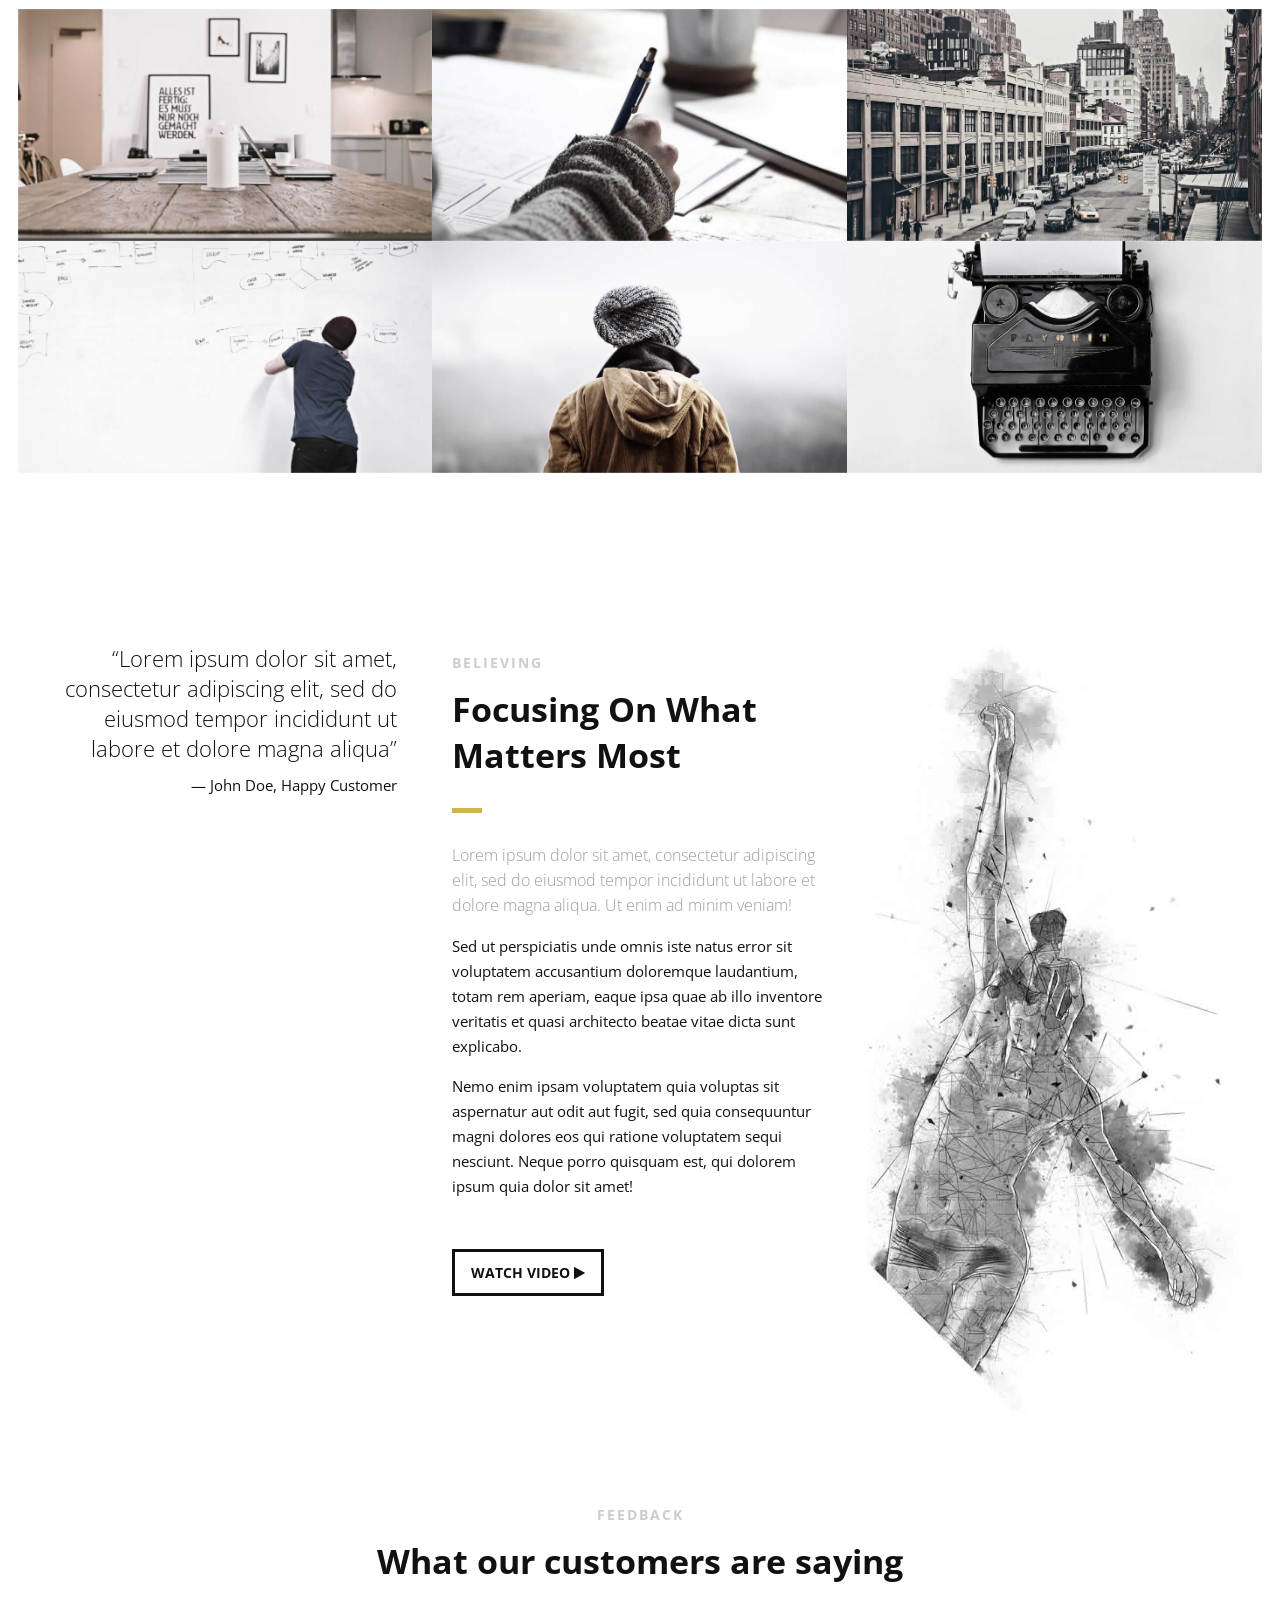
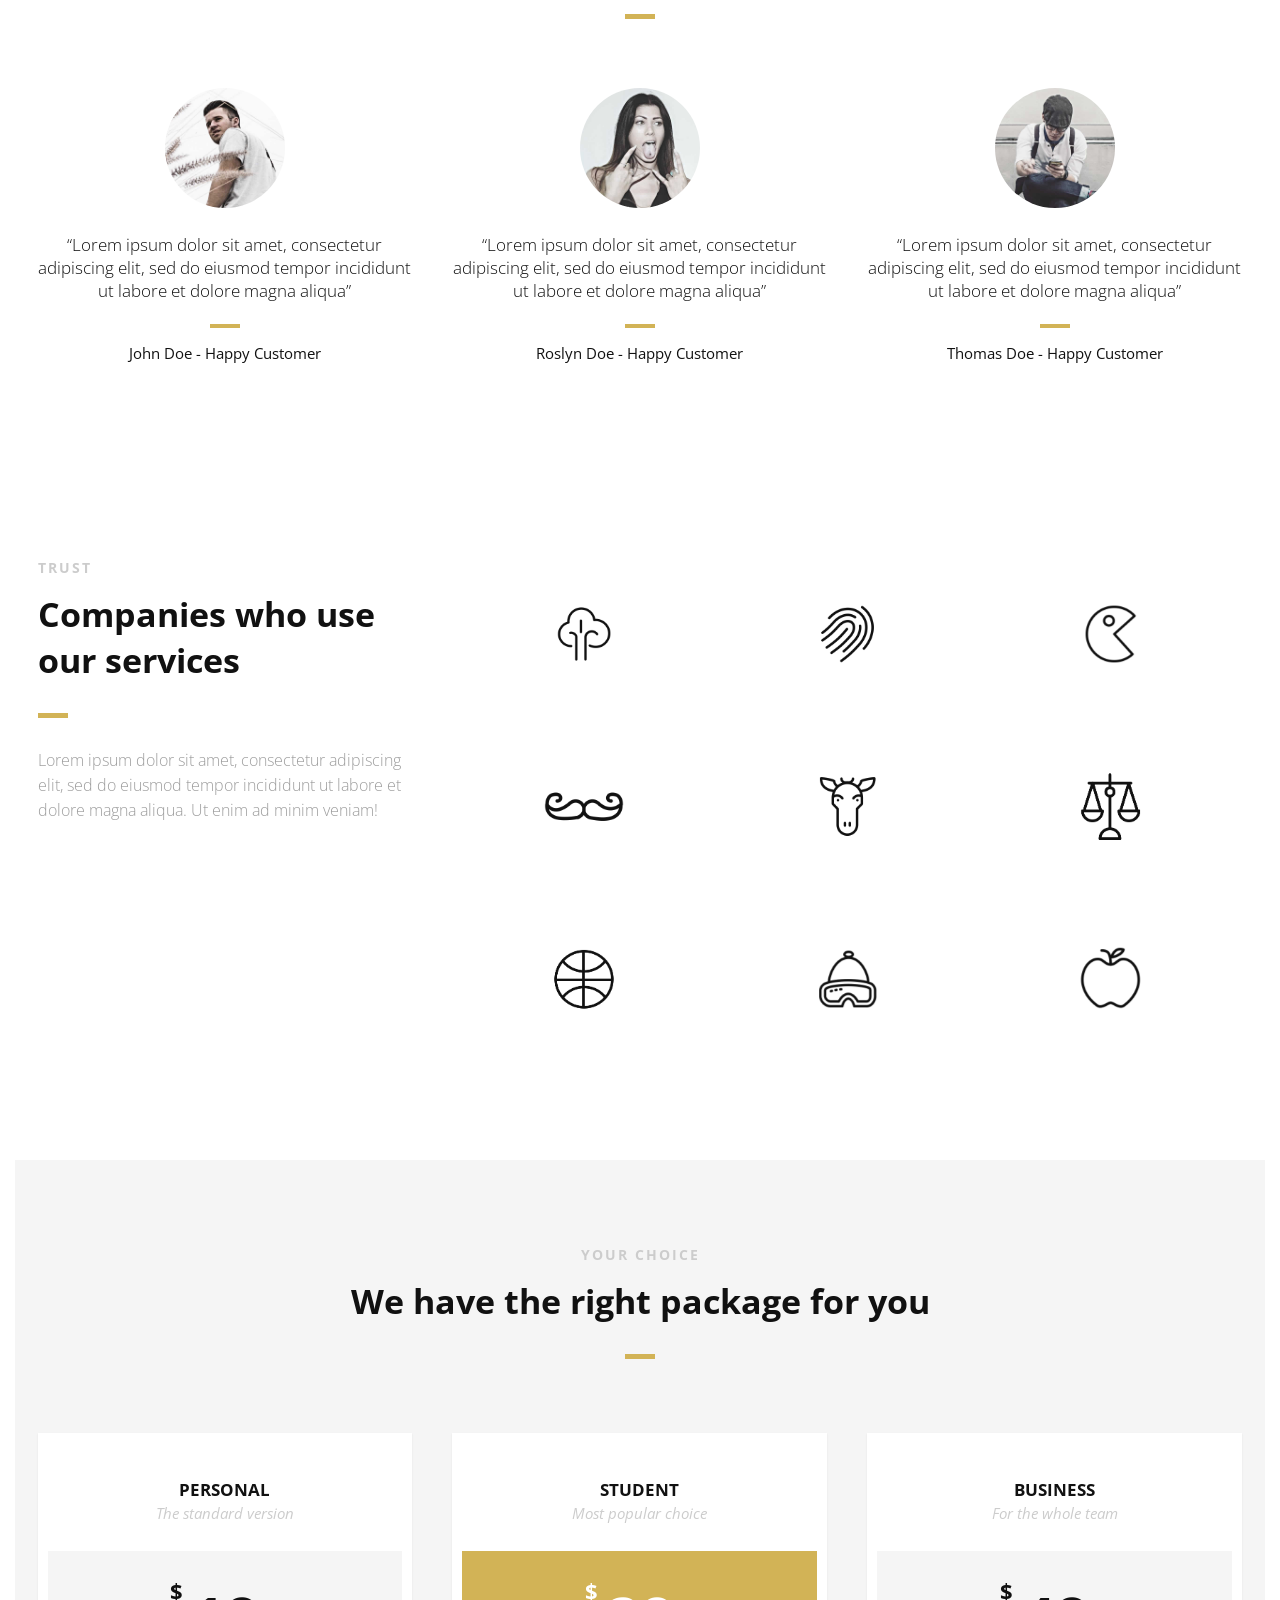
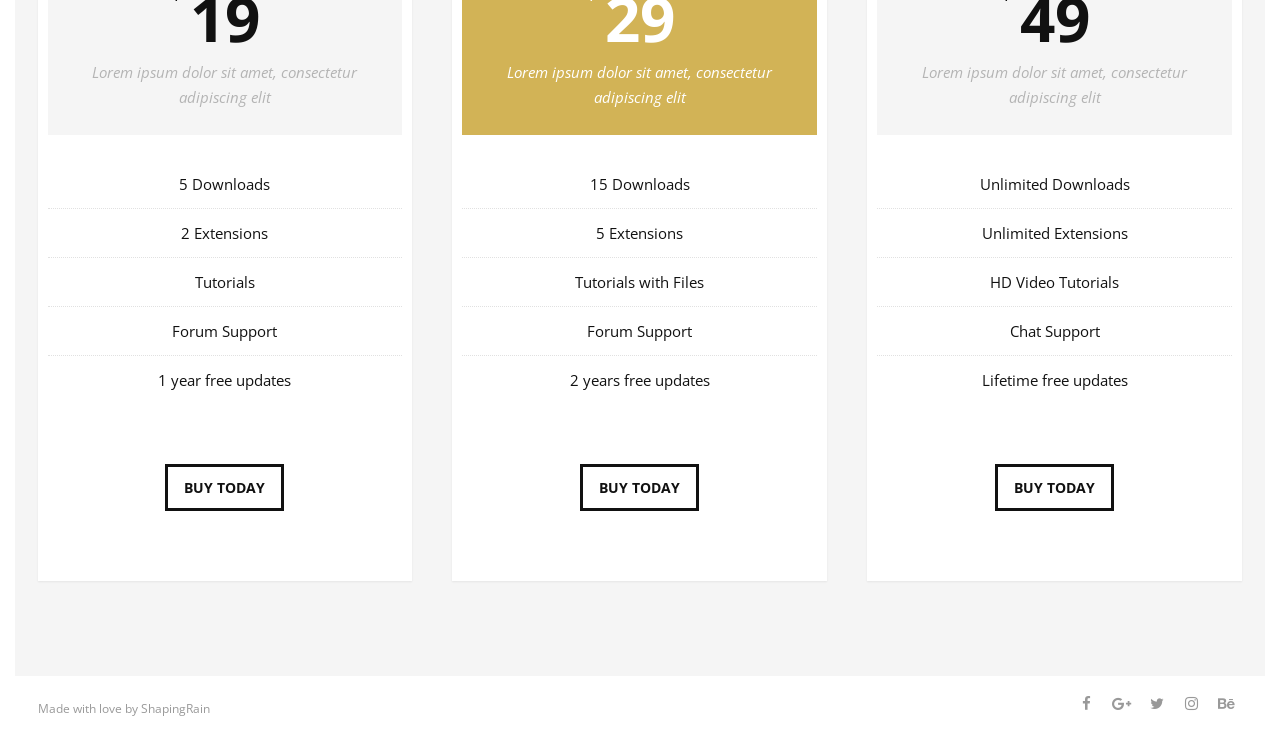
<file: Namari/index.html>
<!DOCTYPE html>
<html>
<head lang="en">
    <meta charset="UTF-8">

    <!--Page Title-->
    <title>Namari - Free Landing Page Template</title>

    <!--Meta Keywords and Description-->
    <meta name="keywords" content="">
    <meta name="description" content="">
    <meta name="viewport" content="width=device-width, initial-scale=1.0, user-scalable=no"/>

    <!--Favicon-->
    <link rel="shortcut icon" href="images/favicon.ico" title="Favicon"/>

    <!-- Main CSS Files -->
    <link rel="stylesheet" href="css/style.css">

    <!-- Namari Color CSS -->
    <link rel="stylesheet" href="css/namari-color.css">

    <!--Icon Fonts - Font Awesome Icons-->
    <link rel="stylesheet" href="css/font-awesome.min.css">

    <!-- Animate CSS-->
    <link href="css/animate.css" rel="stylesheet" type="text/css">

    <!--Google Webfonts-->
    <link href='https://fonts.googleapis.com/css?family=Open+Sans:400,300,600,700,800' rel='stylesheet' type='text/css'>
</head>
<body>

<!-- Preloader -->
<div id="preloader">
    <div id="status" class="la-ball-triangle-path">
        <div></div>
        <div></div>
        <div></div>
    </div>
</div>
<!--End of Preloader-->

<div class="page-border" data-wow-duration="0.7s" data-wow-delay="0.2s">
    <div class="top-border wow fadeInDown animated" style="visibility: visible; animation-name: fadeInDown;"></div>
    <div class="right-border wow fadeInRight animated" style="visibility: visible; animation-name: fadeInRight;"></div>
    <div class="bottom-border wow fadeInUp animated" style="visibility: visible; animation-name: fadeInUp;"></div>
    <div class="left-border wow fadeInLeft animated" style="visibility: visible; animation-name: fadeInLeft;"></div>
</div>

<div id="wrapper">

    <header id="banner" class="scrollto clearfix" data-enllax-ratio=".5">
        <div id="header" class="nav-collapse">
            <div class="row clearfix">
                <div class="col-1">

                    <!--Logo-->
                    <div id="logo">

                        <!--Logo that is shown on the banner-->
                        <img src="images/logo.png" id="banner-logo" alt="Landing Page"/>
                        <!--End of Banner Logo-->

                        <!--The Logo that is shown on the sticky Navigation Bar-->
                        <img src="images/logo-2.png" id="navigation-logo" alt="Landing Page"/>
                        <!--End of Navigation Logo-->

                    </div>
                    <!--End of Logo-->

                    <aside>

                        <!--Social Icons in Header-->
                        <ul class="social-icons">
                            <li>
                                <a target="_blank" title="Facebook" href="https://www.facebook.com/username">
                                    <i class="fa fa-facebook fa-1x"></i><span>Facebook</span>
                                </a>
                            </li>
                            <li>
                                <a target="_blank" title="Google+" href="http://google.com/+username">
                                    <i class="fa fa-google-plus fa-1x"></i><span>Google+</span>
                                </a>
                            </li>
                            <li>
                                <a target="_blank" title="Twitter" href="http://www.twitter.com/username">
                                    <i class="fa fa-twitter fa-1x"></i><span>Twitter</span>
                                </a>
                            </li>
                            <li>
                                <a target="_blank" title="Instagram" href="http://www.instagram.com/username">
                                    <i class="fa fa-instagram fa-1x"></i><span>Instagram</span>
                                </a>
                            </li>
                            <li>
                                <a target="_blank" title="behance" href="http://www.behance.net">
                                    <i class="fa fa-behance fa-1x"></i><span>Behance</span>
                                </a>
                            </li>
                        </ul>
                        <!--End of Social Icons in Header-->

                    </aside>

                    <!--Main Navigation-->
                    <nav id="nav-main">
                        <ul>
                            <li>
                                <a href="#banner">Home</a>
                            </li>
                            <li>
                                <a href="#about">About</a>
                            </li>
                            <li>
                                <a href="#gallery">Gallery</a>
                            </li>
                            <li>
                                <a href="#services">Services</a>
                            </li>
                            <li>
                                <a href="#testimonials">Testimonials</a>
                            </li>
                            <li>
                                <a href="#clients">Clients</a>
                            </li>
                            <li>
                                <a href="#pricing">Pricing</a>
                            </li>
                        </ul>
                    </nav>
                    <!--End of Main Navigation-->

                    <div id="nav-trigger"><span></span></div>
                    <nav id="nav-mobile"></nav>

                </div>
            </div>
        </div><!--End of Header-->

        <!--Banner Content-->
        <div id="banner-content" class="row clearfix">

            <div class="col-38">

                <div class="section-heading">
                    <h1>A FREE AND SIMPLE LANDING PAGE</h1>
                    <h2>Namari is a free landing page template you can use for your projects. It is free to use for your
                        personal and commercial projects, enjoy!</h2>
                </div>

                <!--Call to Action-->
                <a href="#" class="button">START CREATING TODAY</a>
                <!--End Call to Action-->

            </div>

        </div><!--End of Row-->
    </header>

    <!--Main Content Area-->
    <main id="content">

        <!--Introduction-->
        <section id="about" class="introduction scrollto">

            <div class="row clearfix">

                <div class="col-3">
                    <div class="section-heading">
                        <h3>SUCCESS</h3>
                        <h2 class="section-title">How We Help You To Sell Your Product</h2>
                        <p class="section-subtitle">Lorem ipsum dolor sit amet, consectetur adipiscing elit, sed do
                            eiusmod tempor incididunt ut labore et dolore magna aliqua. Ut enim ad minim veniam!</p>
                    </div>

                </div>

                <div class="col-2-3">

                    <!--Icon Block-->
                    <div class="col-2 icon-block icon-top wow fadeInUp" data-wow-delay="0.1s">
                        <!--Icon-->
                        <div class="icon">
                            <i class="fa fa-html5 fa-2x"></i>
                        </div>
                        <!--Icon Block Description-->
                        <div class="icon-block-description">
                            <h4>HTML5 &amp; CSS3</h4>
                            <p>Has ne tritani atomorum conclusionemque, in dolorum volumus cotidieque eum. At vis choro
                                neglegentur iudico</p>
                        </div>
                    </div>
                    <!--End of Icon Block-->

                    <!--Icon Block-->
                    <div class="col-2 icon-block icon-top wow fadeInUp" data-wow-delay="0.3s">
                        <!--Icon-->
                        <div class="icon">
                            <i class="fa fa-bolt fa-2x"></i>
                        </div>
                        <!--Icon Block Description-->
                        <div class="icon-block-description">
                            <h4>Easy to Use</h4>
                            <p>Cu vero ipsum vim, doctus facilisi sea in. Eam ex falli honestatis repudiandae, sit
                                detracto mediocrem disputationi</p>
                        </div>
                    </div>
                    <!--End of Icon Block-->

                    <!--Icon Block-->
                    <div class="col-2 icon-block icon-top wow fadeInUp" data-wow-delay="0.5s">
                        <!--Icon-->
                        <div class="icon">
                            <i class="fa fa-tablet fa-2x"></i>
                        </div>
                        <!--Icon Block Description-->
                        <div class="icon-block-description">
                            <h4>Fully Responsive</h4>
                            <p>Id porro tritani recusabo usu, eum intellegam consequuntur et. Fugit debet ea sit, an pro
                                nemore vivendum</p>
                        </div>
                    </div>
                    <!--End of Icon Block-->

                    <!--Icon Block-->
                    <div class="col-2 icon-block icon-top wow fadeInUp" data-wow-delay="0.5s">
                        <!--Icon-->
                        <div class="icon">
                            <i class="fa fa-rocket fa-2x"></i>
                        </div>
                        <!--Icon Block Description-->
                        <div class="icon-block-description">
                            <h4>Parallax Effect</h4>
                            <p>Id porro tritani recusabo usu, eum intellegam consequuntur et. Fugit debet ea sit, an pro
                                nemore vivendum</p>
                        </div>
                    </div>
                    <!--End of Icon Block-->

                </div>

            </div>


        </section>
        <!--End of Introduction-->


        <!--Gallery-->
        <aside id="gallery" class="row text-center scrollto clearfix" data-featherlight-gallery
                 data-featherlight-filter="a">

                <a href="images/gallery-images/gallery-image-1.jpg" data-featherlight="image" class="col-3 wow fadeIn"
                   data-wow-delay="0.1s"><img src="images/gallery-images/gallery-image-1.jpg" alt="Landing Page"/></a>
                <a href="images/gallery-images/gallery-image-2.jpg" data-featherlight="image" class="col-3 wow fadeIn"
                   data-wow-delay="0.3s"><img src="images/gallery-images/gallery-image-2.jpg" alt="Landing Page"/></a>
                <a href="images/gallery-images/gallery-image-3.jpg" data-featherlight="image" class="col-3 wow fadeIn"
                   data-wow-delay="0.5s"><img src="images/gallery-images/gallery-image-3.jpg" alt="Landing Page"/></a>
                <a href="images/gallery-images/gallery-image-4.jpg" data-featherlight="image" class="col-3 wow fadeIn"
                   data-wow-delay="1.1s"><img src="images/gallery-images/gallery-image-4.jpg" alt="Landing Page"/></a>
                <a href="images/gallery-images/gallery-image-5.jpg" data-featherlight="image" class="col-3 wow fadeIn"
                   data-wow-delay="0.9s"><img src="images/gallery-images/gallery-image-5.jpg" alt="Landing Page"/></a>
                <a href="images/gallery-images/gallery-image-6.jpg" data-featherlight="image" class="col-3 wow fadeIn"
                   data-wow-delay="0.7s"><img src="images/gallery-images/gallery-image-6.jpg" alt="Landing Page"/></a>

        </aside>
        <!--End of Gallery-->


        <!--Content Section-->
        <div id="services" class="scrollto clearfix">

            <div class="row no-padding-bottom clearfix">


                <!--Content Left Side-->
                <div class="col-3">
                    <!--User Testimonial-->
                    <blockquote class="testimonial text-right bigtest">
                        <q>Lorem ipsum dolor sit amet, consectetur adipiscing elit, sed do eiusmod tempor incididunt ut
                            labore
                            et dolore magna aliqua</q>
                        <footer>— John Doe, Happy Customer</footer>
                    </blockquote>
                    <!-- End of Testimonial-->

                </div>
                <!--End Content Left Side-->

                <!--Content of the Right Side-->
                <div class="col-3">
                    <div class="section-heading">
                        <h3>BELIEVING</h3>
                        <h2 class="section-title">Focusing On What Matters Most</h2>
                        <p class="section-subtitle">Lorem ipsum dolor sit amet, consectetur adipiscing elit, sed do
                            eiusmod tempor incididunt ut labore et dolore magna aliqua. Ut enim ad minim veniam!</p>
                    </div>
                    <p>Sed ut perspiciatis unde omnis iste natus error sit voluptatem accusantium doloremque laudantium,
                        totam rem aperiam, eaque ipsa quae ab illo inventore veritatis et quasi architecto beatae vitae
                        dicta sunt explicabo.
                    </p>
                    <p>
                        Nemo enim ipsam voluptatem quia voluptas sit aspernatur aut odit aut fugit, sed quia
                        consequuntur magni dolores eos qui ratione voluptatem sequi nesciunt.
                        Neque porro quisquam est, qui dolorem ipsum quia dolor sit amet!
                    </p>
                    <!-- Just replace the Video ID "UYJ5IjBRlW8" with the ID of your video on YouTube (Found within the URL) -->
                    <a href="#" data-videoid="UYJ5IjBRlW8" data-videosite="youtube" class="button video link-lightbox">
                        WATCH VIDEO <i class="fa fa-play" aria-hidden="true"></i>
                    </a>
                </div>
                <!--End Content Right Side-->

                <div class="col-3">
                    <img src="images/dancer.jpg" alt="Dancer"/>
                </div>

            </div>


        </div>
        <!--End of Content Section-->

        <!--Testimonials-->
        <aside id="testimonials" class="scrollto text-center" data-enllax-ratio=".2">

            <div class="row clearfix">

                <div class="section-heading">
                    <h3>FEEDBACK</h3>
                    <h2 class="section-title">What our customers are saying</h2>
                </div>

                <!--User Testimonial-->
                <blockquote class="col-3 testimonial classic">
                    <img src="images/user-images/user-1.jpg" alt="User"/>
                    <q>Lorem ipsum dolor sit amet, consectetur adipiscing elit, sed do eiusmod tempor incididunt ut
                        labore
                        et dolore magna aliqua</q>
                    <footer>John Doe - Happy Customer</footer>
                </blockquote>
                <!-- End of Testimonial-->

                <!--User Testimonial-->
                <blockquote class="col-3 testimonial classic">
                    <img src="images/user-images/user-2.jpg" alt="User"/>
                    <q>Lorem ipsum dolor sit amet, consectetur adipiscing elit, sed do eiusmod tempor incididunt ut
                        labore
                        et dolore magna aliqua</q>
                    <footer>Roslyn Doe - Happy Customer</footer>
                </blockquote>
                <!-- End of Testimonial-->

                <!--User Testimonial-->
                <blockquote class="col-3 testimonial classic">
                    <img src="images/user-images/user-3.jpg" alt="User"/>
                    <q>Lorem ipsum dolor sit amet, consectetur adipiscing elit, sed do eiusmod tempor incididunt ut
                        labore
                        et dolore magna aliqua</q>
                    <footer>Thomas Doe - Happy Customer</footer>
                </blockquote>
                <!-- End of Testimonial-->

            </div>

        </aside>
        <!--End of Testimonials-->

        <!--Clients-->
        <section id="clients" class="scrollto clearfix">
            <div class="row clearfix">

                <div class="col-3">

                    <div class="section-heading">
                        <h3>TRUST</h3>
                        <h2 class="section-title">Companies who use our services</h2>
                        <p class="section-subtitle">Lorem ipsum dolor sit amet, consectetur adipiscing elit, sed do
                            eiusmod
                            tempor incididunt ut labore et dolore magna aliqua. Ut enim ad minim veniam!</p>
                    </div>

                </div>

                <div class="col-2-3">

                    <a href="#" class="col-3">
                        <img src="images/company-images/company-logo1.png" alt="Company"/>
                        <div class="client-overlay"><span>Tree</span></div>
                    </a>
                    <a href="#" class="col-3">
                        <img src="images/company-images/company-logo2.png" alt="Company"/>
                        <div class="client-overlay"><span>Fingerprint</span></div>
                    </a>
                    <a href="#" class="col-3">
                        <img src="images/company-images/company-logo3.png" alt="Company"/>
                        <div class="client-overlay"><span>The Man</span></div>
                    </a>
                    <a href="#" class="col-3">
                        <img src="images/company-images/company-logo4.png" alt="Company"/>
                        <div class="client-overlay"><span>Mustache</span></div>
                    </a>
                    <a href="#" class="col-3">
                        <img src="images/company-images/company-logo5.png" alt="Company"/>
                        <div class="client-overlay"><span>Goat</span></div>
                    </a>
                    <a href="#" class="col-3">
                        <img src="images/company-images/company-logo6.png" alt="Company"/>
                        <div class="client-overlay"><span>Justice</span></div>
                    </a>
                    <a href="#" class="col-3">
                        <img src="images/company-images/company-logo7.png" alt="Company"/>
                        <div class="client-overlay"><span>Ball</span></div>
                    </a>
                    <a href="#" class="col-3">
                        <img src="images/company-images/company-logo8.png" alt="Company"/>
                        <div class="client-overlay"><span>Cold</span></div>
                    </a>

                    <a href="#" class="col-3">
                        <img src="images/company-images/company-logo9.png" alt="Company"/>
                        <div class="client-overlay"><span>Cold</span></div>
                    </a>

                </div>

            </div>
        </section>
        <!--End of Clients-->

        <!--Pricing Tables-->
        <section id="pricing" class="secondary-color text-center scrollto clearfix ">
            <div class="row clearfix">

                <div class="section-heading">
                    <h3>YOUR CHOICE</h3>
                    <h2 class="section-title">We have the right package for you</h2>
                </div>

                <!--Pricing Block-->
                <div class="pricing-block col-3 wow fadeInUp" data-wow-delay="0.4s">
                    <div class="pricing-block-content">
                        <h3>Personal</h3>
                        <p class="pricing-sub">The standard version</p>
                        <div class="pricing">
                            <div class="price"><span>$</span>19</div>
                            <p>Lorem ipsum dolor sit amet, consectetur adipiscing elit</p>
                        </div>
                        <ul>
                            <li>5 Downloads</li>
                            <li>2 Extensions</li>
                            <li>Tutorials</li>
                            <li>Forum Support</li>
                            <li>1 year free updates</li>
                        </ul>
                        <a href="#" class="button">BUY TODAY</a>
                    </div>
                </div>
                <!--End Pricing Block-->

                <!--Pricing Block-->
                <div class="pricing-block featured col-3 wow fadeInUp" data-wow-delay="0.6s">
                    <div class="pricing-block-content">
                        <h3>Student</h3>
                        <p class="pricing-sub">Most popular choice</p>
                        <div class="pricing">
                            <div class="price"><span>$</span>29</div>
                            <p>Lorem ipsum dolor sit amet, consectetur adipiscing elit</p>
                        </div>
                        <ul>
                            <li>15 Downloads</li>
                            <li>5 Extensions</li>
                            <li>Tutorials with Files</li>
                            <li>Forum Support</li>
                            <li>2 years free updates</li>
                        </ul>
                        <a href="#" class="button">BUY TODAY</a>
                    </div>
                </div>
                <!--End Pricing Block-->

                <!--Pricing Block-->
                <div class="pricing-block col-3 wow fadeInUp" data-wow-delay="0.8s">
                    <div class="pricing-block-content">
                        <h3>Business</h3>
                        <p class="pricing-sub">For the whole team</p>
                        <div class="pricing">
                            <div class="price"><span>$</span>49</div>
                            <p>Lorem ipsum dolor sit amet, consectetur adipiscing elit</p>
                        </div>
                        <ul>
                            <li>Unlimited Downloads</li>
                            <li>Unlimited Extensions</li>
                            <li>HD Video Tutorials</li>
                            <li>Chat Support</li>
                            <li>Lifetime free updates</li>
                        </ul>
                        <a href="#" class="button">BUY TODAY</a>
                    </div>
                </div>
                <!--End Pricing Block-->

            </div>
        </section>
        <!--End of Pricing Tables-->

    </main>
    <!--End Main Content Area-->


    <!--Footer-->
    <footer id="landing-footer" class="clearfix">
        <div class="row clearfix">

            <p id="copyright" class="col-2">Made with love by <a href="https://www.shapingrain.com">ShapingRain</a></p>

            <!--Social Icons in Footer-->
            <ul class="col-2 social-icons">
                <li>
                    <a target="_blank" title="Facebook" href="https://www.facebook.com/username">
                        <i class="fa fa-facebook fa-1x"></i><span>Facebook</span>
                    </a>
                </li>
                <li>
                    <a target="_blank" title="Google+" href="http://google.com/+username">
                        <i class="fa fa-google-plus fa-1x"></i><span>Google+</span>
                    </a>
                </li>
                <li>
                    <a target="_blank" title="Twitter" href="http://www.twitter.com/username">
                        <i class="fa fa-twitter fa-1x"></i><span>Twitter</span>
                    </a>
                </li>
                <li>
                    <a target="_blank" title="Instagram" href="http://www.instagram.com/username">
                        <i class="fa fa-instagram fa-1x"></i><span>Instagram</span>
                    </a>
                </li>
                <li>
                    <a target="_blank" title="behance" href="http://www.behance.net">
                        <i class="fa fa-behance fa-1x"></i><span>Behance</span>
                    </a>
                </li>
            </ul>
            <!--End of Social Icons in Footer-->
        </div>
    </footer>
    <!--End of Footer-->

</div>

<!-- Include JavaScript resources -->
<script src="js/jquery.1.8.3.min.js"></script>
<script src="js/wow.min.js"></script>
<script src="js/featherlight.min.js"></script>
<script src="js/featherlight.gallery.min.js"></script>
<script src="js/jquery.enllax.min.js"></script>
<script src="js/jquery.scrollUp.min.js"></script>
<script src="js/jquery.easing.min.js"></script>
<script src="js/jquery.stickyNavbar.min.js"></script>
<script src="js/jquery.waypoints.min.js"></script>
<script src="js/images-loaded.min.js"></script>
<script src="js/lightbox.min.js"></script>
<script src="js/site.js"></script>


</body>
</html>
</file>
<file: style.css>
@import url('https://fonts.googleapis.com/css2?family=Open+Sans:ital,wght@0,300..800;1,300..800&display=swap');

:root {
    /* colors */
    --primary-color: #c82586;
    --secondary-color: #afb4ff;
    --white-color: #fff;
    --grey-color: #rgba(128, 128, 128, 0.5);
    --button-color: #005BE4;

    /* font */
    --font-size: 1rem;
    --font-weight: 500;

    /* radius */
    --radius-1: 50px;
    --radius-2: 50%;
}


* {
    padding: 0;
    margin: 0;
    box-sizing: border-box;
    /* Use default font */
    font-family: "Open Sans", sans-serif;
    list-style-type: none;
}

body {
    background-color: #f9f6f2;
    height: 100vh;
    margin: 0;
    font-size: 16px;
}

h1 {
    font: 400 2.5rem/1.2 'Open Sans', sans-serif;
}

.card-img-top {
    border-radius: 50px;
    padding: 20px;
}

.card {
    border-radius: 30px;
    box-shadow: rgba(0, 0, 0, 0.1) 0px 1px 2px 0px;
}

.card-body {
    padding: 25px;
    margin-top: -15px;
    display: flex;
    align-items: center;
    justify-content: center;
}

.btn-primary {
    border-radius: 50px;
    width: 120px;
}

.btn-primary:hover {
    background-color: black;
    border: none;
}

h3,
h5 {
    color: rgb(0, 91, 228);
}


.container-loader {
    margin: 0;
    padding: 0;
    position: fixed;
    top: 50%;
    left: 50%;
    transform: translate(-50%, -50%);
    display: flex;
    justify-content: center;
    align-items: center;
}

.loader {
    border-left: 16px solid #f3f3f3;
    border-right: 16px solid #f3f3f3;
    /* Light grey */
    border-top: 16px solid rgba(87, 87, 202, 0.89);
    border-bottom: 16px solid rgba(87, 87, 202, 0.89);
    /* Blue */
    border-radius: 50%;
    width: 120px;
    height: 120px;
    animation: spin 2s linear infinite;
}

@keyframes spin {
    0% {
        transform: rotate(0deg);
    }

    100% {
        transform: rotate(360deg);
    }
}

.pagination-container {
    display: flex;
    align-items: center;
    justify-content: center;
    background-color: var(--white-color);
    border-radius: var(--radius-1);
    padding: 1rem;
}

.paging-btn {
    display: flex;
    align-items: center;
    font-size: var(--font-size);
    height: 3rem;
    margin: 0 0.4rem;
    cursor: pointer;
    border-radius: var(--radius-1);
    border: none;
    padding: 0px 1rem;
    background-color: var(--white-color);
    transition: background-color 0.3s ease, color 0.3s ease;
}

.paging-btn-previous i {
    margin-right: 0.4rem;
}

.paging-btn-next i {
    margin-left: 0.4rem;
}


.paging-btn:hover {
    color: var(--white-color);
    background-color: var(--primary-color);
}

.paging-btn:disabled:hover {
    cursor: not-allowed;
    color: var(--grey-color);
    background-color: unset;
}


ul.pagination {
    margin-bottom: 0 !important;
    padding-left: 0 !important;
}

.pagination-item {
    display: inline-block;
    height: 3rem;
    width: 3rem;
    line-height: 3rem;
    text-align: center;
    font-size: var(--font-size);
    font-weight: var(--font-weight);
    margin: 0 0.4rem;
    cursor: pointer;
    border-radius: var(--radius-2);
    background-position: -3rem 0;
    transition: background-color 0.3s ease-out, color 0.3s ease-out, background-position 0.6s;
}

.pagination-item.active {
    color: var(--white-color);
    background-image: linear-gradient(var(--button-color), var(--button-color));
    background-repeat: no-repeat;
    background-position: 0 0;
    cursor: default;
}

.pagination-item:hover {
    color: var(--white-color);
    background-color: var(--secondary-color);
}

/* media screen with width 786px */
@media screen and (max-width: 786px) {
    .paging-btn-first {
        display: none;
    }

    .paging-btn-last {
        display: none;
    }

    /* select pagination-btn class not active */
    .pagination-item:not(.active) {
        display: none;
    }
}
</file>
<file: Bricker/css/components.css>
/*
 * Components CSS - v6 - 2016-07-08
 * https://www.myresponsee.com
 * Copyright 2019, Vision Design - graphic zoo
 * Free to use under the MIT license.
*/
/* Tabs */
.tab-item {
  background: none repeat scroll 0 0 #fff;
  display: none;
  padding: 1.25rem 0;
}
.tab-item.tab-active {
  display: block;
}
.tab-content > .tab-label {
  display: none;
}
.tab-nav > .tab-label {
  float:left;
}
a.tab-label, a.tab-label:link, a.tab-label:visited, a.tab-label:hover {
  background: none repeat scroll 0 0 #262626;
  color: #fff;
  margin-right: 1px;
  padding: 0.625rem 1.25rem;
  transition: background 0.20s linear 0s;
  -o-transition: background 0.20s linear 0s;
  -ms-transition: background 0.20s linear 0s;
  -moz-transition: background 0.20s linear 0s;
  -webkit-transition: background 0.20s linear 0s;
}
a.tab-label:hover,a.tab-label.active-btn {
  background: none repeat scroll 0 0 #999;
}
.tab-label.active-btn {
  cursor: default;
}
.tab-content {
  text-align: left;
}
@media screen and (max-width:768px) {    
  .tab-nav > .tab-label {
    margin: 0.5px 0;
    width: 100%;
  }
}
/* Custom forms */
form.customform input, form.customform select, form.customform textarea, form.customform button {
 font-size:0.9rem;
 font-family:inherit;
 margin-bottom:1.25rem;
} 
form.customform input, form.customform select {height: 2.7rem;}
form.customform input, form.customform textarea, form.customform select { 
 background: none repeat scroll 0 0 #F5F5F5;
 transition: background 0.20s linear 0s;
 -o-transition: background 0.20s linear 0s;
 -ms-transition: background 0.20s linear 0s;
 -moz-transition: background 0.20s linear 0s;
 -webkit-transition: background 0.20s linear 0s;
}
form.customform input:hover, form.customform textarea:hover, form.customform select:hover, form.customform input:focus, form.customform textarea:focus, form.customform select:focus {background: none repeat scroll 0 0 #fff;}
form.customform input, form.customform textarea, form.customform select {
 background: none repeat scroll 0 0 #F5F5F5;
 border: 1px solid #E0E0E0;
 padding: 0.625rem;
 width: 100%;
}
form.customform input[type="file"] {
 border: 1px solid #E0E0E0;
 height: auto;
 max-height: 2.7rem;
 min-height: 2.7rem;
 padding: 0.4rem;
 width: 100%;
}
form.customform input[type="radio"], form.customform input[type="checkbox"] {
 margin-right: 0.625rem;
 width:auto;
 padding:0;
 height:auto;
}
form.customform option {padding: 0.625rem;}
form.customform select[multiple="multiple"] {height: auto;}
form.customform button {
 width: 100%;
 background: none repeat scroll 0 0 #152732;
 border: 0 none;
 color: #fff;
 height: 2.7rem;
 padding: 0.625rem;
 cursor:pointer;
 width: 100%;
 transition: background 0.20s linear 0s;
 -o-transition: background 0.20s linear 0s;
 -ms-transition: background 0.20s linear 0s;
 -moz-transition: background 0.20s linear 0s;
 -webkit-transition: background 0.20s linear 0s;
}
/* Tooltip */
a.tooltip-container,.tooltip-container {
  border-bottom:1px dotted;
  border-bottom-color: color;
  cursor: help;
  font-weight: 600;
}
a .tooltip-content,.tooltip-content {
  background: #152732 none repeat scroll 0 0;
  color: #fff!important;
  border-radius: 3px;
  display: none;
  font-size: 0.8rem;
  font-weight: normal;
  line-height: 1.3rem;
  margin-top: -1.25rem;
  max-width: 300px;
  padding: 0.625rem;
  position: absolute;
  z-index: 10;
}
.tooltip-content::after {
  border-left: 9px solid transparent;
  border-right: 9px solid transparent;
  border-top: 7px solid #152732;
  bottom: -5px;
  clear: both;
  content: "";
  height: 0;
  left: 50%;
  margin-left: -5px;
  position: absolute;
  width: 0;
}
a.tooltip-content.tooltip-bottom,.tooltip-content.tooltip-bottom {
  margin-top: 1.25rem;
}
.tooltip-content.tooltip-bottom::after {
  border-left: 9px solid transparent;
  border-right: 9px solid transparent;
  border-top: 0;
  border-bottom: 7px solid #152732;
  top: -5px;
}
/* Buttons */
.button,a.button,a.button:link,a.button:active,a.button:visited {
  background: #777 none repeat scroll 0 0;
  border: 0;
  color: #fff;
  cursor: pointer;
  display: inline-block;
  font-size: 0.85rem;
  padding: 0.825rem 1rem;
  text-align: center;
  transition: all 0.20s linear 0s;
  -o-transition: all 0.20s linear 0s;
  -ms-transition: all 0.20s linear 0s;
  -moz-transition: all 0.20s linear 0s;
  -webkit-transition: all 0.20s linear 0s;
}
.button.rounded-btn {
  border-radius: 4px;
}
.button.rounded-full-btn {
  border-radius: 100px;
}
.button:hover {box-shadow: 0 0 10px 100px rgba(255,255,255,0.15) inset;}
.button.secondary-btn,a.button.secondary-btn,a.button.secondary-btn:link,a.button.secondary-btn:active,a.button.secondary-btn:visited {
  background: #444 none repeat scroll 0 0;
}
.button.cancel-btn,a.button.cancel-btn,a.button.cancel-btn:link,a.button.cancel-btn:active,a.button.cancel-btn:visited {
  background: #dc003a none repeat scroll 0 0;
}
.button.submit-btn,a.button.submit-btn,a.button.submit-btn:link,a.button.submit-btn:active,a.button.submit-btn:visited {
  background: #b4bf04 none repeat scroll 0 0;
}
.button.reload-btn,a.button.reload-btn,a.button.reload-btn:link,a.button.reload-btn:active,a.button.reload-btn:visited {
  background: #ff9800 none repeat scroll 0 0;
}
.button.disabled-btn {
  cursor: not-allowed!important;
  opacity: 0.2;
}
.button i {
  background: rgba(0, 0, 0, 0.1) none repeat scroll 0 0;
  border-radius: 27px;
  color: #fff!important;
  display: inline-block;
  font-size: 0.8rem;
  height: 27px;
  line-height: 27px;
  margin-right: 5px;
  width: 27px;
  transition: all 0.20s linear 0s;
  -o-transition: all 0.20s linear 0s;
  -ms-transition: all 0.20s linear 0s;
  -moz-transition: all 0.20s linear 0s;
  -webkit-transition: all 0.20s linear 0s;
}
.button:hover > i {
  background: rgba(0, 0, 0, 0.06) none repeat scroll 0 0;
}
.grid .button {
    width: 100%;
}
</file>
<file: Bricker/css/icons.css>
/* Icon font - MFG labs */
@font-face {
  font-family: 'mfg';
    src: url('../font/mfglabsiconset-webfont.eot');
    src: url('../font/mfglabsiconset-webfont.svg#mfg_labs_iconsetregular') format('svg'),
   		   url('../font/mfglabsiconset-webfont.eot?#iefix') format('embedded-opentype'),
         url('../font/mfglabsiconset-webfont.woff') format('woff'),
         url('../font/mfglabsiconset-webfont.ttf') format('truetype');
    font-weight: normal;
    font-style: normal;
}

.icon-cloud,
.icon-at,
.icon-plus,
.icon-minus,
.icon-arrow_up,
.icon-arrow_down,
.icon-arrow_right,
.icon-arrow_left,
.icon-chevron_down,
.icon-chevron_up,
.icon-chevron_right,
.icon-chevron_left,
.icon-reorder,
.icon-list,
.icon-reorder_square,
.icon-reorder_square_line,
.icon-coverflow,
.icon-coverflow_line,
.icon-pause,
.icon-play,
.icon-step_forward,
.icon-step_backward,
.icon-fast_forward,
.icon-fast_backward,
.icon-cloud_upload,
.icon-cloud_download,
.icon-data_science,
.icon-data_science_black,
.icon-globe,
.icon-globe_black,
.icon-math_ico,
.icon-math,
.icon-math_black,
.icon-paperplane_ico,
.icon-paperplane,
.icon-paperplane_black,
.icon-color_balance,
.icon-star,
.icon-star_half,
.icon-star_empty,
.icon-star_half_empty,
.icon-reload,
.icon-heart,
.icon-heart_broken,
.icon-hashtag,
.icon-reply,
.icon-retweet,
.icon-signin,
.icon-signout,
.icon-download,
.icon-upload,
.icon-placepin,
.icon-display_screen,
.icon-tablet,
.icon-smartphone,
.icon-connected_object,
.icon-lock,
.icon-unlock,
.icon-camera,
.icon-isight,
.icon-video_camera,
.icon-random,
.icon-message,
.icon-discussion,
.icon-calendar,
.icon-ringbell,
.icon-movie,
.icon-mail,
.icon-pen,
.icon-settings,
.icon-measure,
.icon-vector,
.icon-vector_pen,
.icon-mute_on,
.icon-mute_off,
.icon-home,
.icon-sheet,
.icon-arrow_big_right,
.icon-arrow_big_left,
.icon-arrow_big_down,
.icon-arrow_big_up,
.icon-dribbble_circle,
.icon-dribbble,
.icon-facebook_circle,
.icon-facebook,
.icon-git_circle_alt,
.icon-git_circle,
.icon-git,
.icon-octopus,
.icon-twitter_circle,
.icon-twitter,
.icon-google_plus_circle,
.icon-google_plus,
.icon-linked_in_circle,
.icon-linked_in,
.icon-instagram,
.icon-instagram_circle,
.icon-mfg_icon,
.icon-xing,
.icon-xing_circle,
.icon-mfg_icon_circle,
.icon-user,
.icon-user_male,
.icon-user_female,
.icon-users,
.icon-file_open,
.icon-file_close,
.icon-file_alt,
.icon-file_close_alt,
.icon-attachment,
.icon-check,
.icon-cross_mark,
.icon-cancel_circle,
.icon-check_circle,
.icon-magnifying,
.icon-inbox,
.icon-clock,
.icon-stopwatch,
.icon-hourglass,
.icon-trophy,
.icon-unlock_alt,
.icon-lock_alt,
.icon-arrow_doubled_right,
.icon-arrow_doubled_left,
.icon-arrow_doubled_down,
.icon-arrow_doubled_up,
.icon-link,
.icon-warning,
.icon-warning_alt,
.icon-magnifying_plus,
.icon-magnifying_minus,
.icon-white_question,
.icon-black_question,
.icon-stop,
.icon-share,
.icon-eye,
.icon-trash_can,
.icon-hard_drive,
.icon-information_black,
.icon-information_white,
.icon-printer,
.icon-letter,
.icon-soundcloud,
.icon-soundcloud_circle,
.icon-anchor,
.icon-female_sign,
.icon-male_sign,
.icon-joystick,
.icon-high_voltage,
.icon-fire,
.icon-newspaper,
.icon-chart,
.icon-spread,
.icon-spinner_1,
.icon-spinner_2,
.icon-chart_alt,
.icon-label,
.icon-brush,
.icon-refresh,
.icon-node,
.icon-node_2,
.icon-node_3,
.icon-link_2_nodes,
.icon-link_3_nodes,
.icon-link_loop_nodes,
.icon-node_size,
.icon-node_color,
.icon-layout_directed,
.icon-layout_radial,
.icon-layout_hierarchical,
.icon-node_link_direction,
.icon-node_link_short_path,
.icon-node_cluster,
.icon-display_graph,
.icon-node_link_weight,
.icon-more_node_links,
.icon-node_shape,
.icon-node_icon,
.icon-node_text,
.icon-node_link_text,
.icon-node_link_color,
.icon-node_link_shape,
.icon-credit_card,
.icon-disconnect,
.icon-graph,
.icon-new_user {
  font-family: 'mfg';
  font-style: normal;
  font-variant: normal;
  font-weight: normal;
  color:#e3e3e3;
  speak: none; 
  text-transform: none;
  /* Better Font Rendering =========== */
  -webkit-font-smoothing: antialiased;
  -moz-osx-font-smoothing: grayscale;
}
.icon2x {font-size: 2rem;}
.icon3x {font-size: 3rem;}

.icon-cloud:before { content: "\2601"; }
.icon-at:before { content: "\0040"; }
.icon-plus:before { content: "\002B"; }
.icon-minus:before { content: "\2212"; }
.icon-arrow_up:before { content: "\2191"; }
.icon-arrow_down:before { content: "\2193"; }
.icon-arrow_right:before { content: "\2192"; }
.icon-arrow_left:before { content: "\2190"; }
.icon-chevron_down:before { content: "\f004"; }
.icon-chevron_up:before { content: "\f005"; }
.icon-chevron_right:before { content: "\f006"; }
.icon-chevron_left:before { content: "\f007"; }
.icon-reorder:before { content: "\f008"; }
.icon-list:before { content: "\f009"; }
.icon-reorder_square:before { content: "\f00a"; }
.icon-reorder_square_line:before { content: "\f00b"; }
.icon-coverflow:before { content: "\f00c"; }
.icon-coverflow_line:before { content: "\f00d"; }
.icon-pause:before { content: "\f00e"; }
.icon-play:before { content: "\f00f"; }
.icon-step_forward:before { content: "\f010"; }
.icon-step_backward:before { content: "\f011"; }
.icon-fast_forward:before { content: "\f012"; }
.icon-fast_backward:before { content: "\f013"; }
.icon-cloud_upload:before { content: "\f014"; }
.icon-cloud_download:before { content: "\f015"; }
.icon-data_science:before { content: "\f016"; }
.icon-data_science_black:before { content: "\f017"; }
.icon-globe:before { content: "\f018"; }
.icon-globe_black:before { content: "\f019"; }
.icon-math_ico:before { content: "\f01a"; }
.icon-math:before { content: "\f01b"; }
.icon-math_black:before { content: "\f01c"; }
.icon-paperplane_ico:before { content: "\f01d"; }
.icon-paperplane:before { content: "\f01e"; }
.icon-paperplane_black:before { content: "\f01f"; }
.icon-color_balance:before { content: "\f020"; }
.icon-star:before { content: "\2605"; }
.icon-star_half:before { content: "\f022"; }
.icon-star_empty:before { content: "\2606"; }
.icon-star_half_empty:before { content: "\f024"; }
.icon-reload:before { content: "\f025"; }
.icon-heart:before { content: "\2665"; }
.icon-heart_broken:before { content: "\f028"; }
.icon-hashtag:before { content: "\f029"; }
.icon-reply:before { content: "\f02a"; }
.icon-retweet:before { content: "\f02b"; }
.icon-signin:before { content: "\f02c"; }
.icon-signout:before { content: "\f02d"; }
.icon-download:before { content: "\f02e"; }
.icon-upload:before { content: "\f02f"; }
.icon-placepin:before { content: "\f031"; }
.icon-display_screen:before { content: "\f032"; }
.icon-tablet:before { content: "\f033"; }
.icon-smartphone:before { content: "\f034"; }
.icon-connected_object:before { content: "\f035"; }
.icon-lock:before { content: "\F512"; }
.icon-unlock:before { content: "\F513"; }
.icon-camera:before { content: "\F4F7"; }
.icon-isight:before { content: "\f039"; }
.icon-video_camera:before { content: "\f03a"; }
.icon-random:before { content: "\f03b"; }
.icon-message:before { content: "\F4AC"; }
.icon-discussion:before { content: "\f03d"; }
.icon-calendar:before { content: "\F4C5"; }
.icon-ringbell:before { content: "\f03f"; }
.icon-movie:before { content: "\f040"; }
.icon-mail:before { content: "\2709"; }
.icon-pen:before { content: "\270F"; }
.icon-settings:before { content: "\9881"; }
.icon-measure:before { content: "\f044"; }
.icon-vector:before { content: "\f045"; }
.icon-vector_pen:before { content: "\2712"; }
.icon-mute_on:before { content: "\f047"; }
.icon-mute_off:before { content: "\f048"; }
.icon-home:before { content: "\2302"; }
.icon-sheet:before { content: "\f04a"; }
.icon-arrow_big_right:before { content: "\21C9"; }
.icon-arrow_big_left:before { content: "\21C7"; }
.icon-arrow_big_down:before { content: "\21CA"; }
.icon-arrow_big_up:before { content: "\21C8"; }
.icon-dribbble_circle:before { content: "\f04f"; }
.icon-dribbble:before { content: "\f050"; }
.icon-facebook_circle:before { content: "\f051"; }
.icon-facebook:before { content: "\f052"; }
.icon-git_circle_alt:before { content: "\f053"; }
.icon-git_circle:before { content: "\f054"; }
.icon-git:before { content: "\f055"; }
.icon-octopus:before { content: "\f056"; }
.icon-twitter_circle:before { content: "\f057"; }
.icon-twitter:before { content: "\f058"; }
.icon-google_plus_circle:before { content: "\f059"; }
.icon-google_plus:before { content: "\f05a"; }
.icon-linked_in_circle:before { content: "\f05b"; }
.icon-linked_in:before { content: "\f05c"; }
.icon-instagram:before { content: "\f05d"; }
.icon-instagram_circle:before { content: "\f05e"; }
.icon-mfg_icon:before { content: "\f05f"; }
.icon-xing:before { content: "\F532"; }
.icon-xing_circle:before { content: "\F533"; }
.icon-mfg_icon_circle:before { content: "\f060"; }
.icon-user:before { content: "\f061"; }
.icon-user_male:before { content: "\f062"; }
.icon-user_female:before { content: "\f063"; }
.icon-users:before { content: "\f064"; }
.icon-file_open:before { content: "\F4C2"; }
.icon-file_close:before { content: "\f067"; }
.icon-file_alt:before { content: "\f068"; }
.icon-file_close_alt:before { content: "\f069"; }
.icon-attachment:before { content: "\f06a"; }
.icon-check:before { content: "\2713"; }
.icon-cross_mark:before { content: "\274C"; }
.icon-cancel_circle:before { content: "\F06E"; }
.icon-check_circle:before { content: "\f06d"; }
.icon-magnifying:before { content: "\F50D"; }
.icon-inbox:before { content: "\f070"; }
.icon-clock:before { content: "\23F2"; }
.icon-stopwatch:before { content: "\23F1"; }
.icon-hourglass:before { content: "\231B"; }
.icon-trophy:before { content: "\f074"; }
.icon-unlock_alt:before { content: "\F075"; }
.icon-lock_alt:before { content: "\F510"; }
.icon-arrow_doubled_right:before { content: "\21D2"; }
.icon-arrow_doubled_left:before { content: "\21D0"; }
.icon-arrow_doubled_down:before { content: "\21D3"; }
.icon-arrow_doubled_up:before { content: "\21D1"; }
.icon-link:before { content: "\f07B"; }
.icon-warning:before { content: "\2757"; }
.icon-warning_alt:before { content: "\2755"; }
.icon-magnifying_plus:before { content: "\f07E"; }
.icon-magnifying_minus:before { content: "\f07F"; }
.icon-white_question:before { content: "\2754"; }
.icon-black_question:before { content: "\2753"; }
.icon-stop:before { content: "\f080"; }
.icon-share:before { content: "\f081"; }
.icon-eye:before { content: "\f082"; }
.icon-trash_can:before { content: "\f083"; }
.icon-hard_drive:before { content: "\f084"; }
.icon-information_black:before { content: "\f085"; }
.icon-information_white:before { content: "\f086"; }
.icon-printer:before { content: "\f087"; }
.icon-letter:before { content: "\f088"; }
.icon-soundcloud:before { content: "\f089"; }
.icon-soundcloud_circle:before { content: "\f08A"; }
.icon-anchor:before { content: "\2693"; }
.icon-female_sign:before { content: "\2640"; }
.icon-male_sign:before { content: "\2642"; }
.icon-joystick:before { content: "\F514"; }
.icon-high_voltage:before { content: "\26A1"; }
.icon-fire:before { content: "\F525"; }
.icon-newspaper:before { content: "\F4F0"; }
.icon-chart:before { content: "\F526"; }
.icon-spread:before { content: "\F527"; }
.icon-spinner_1:before { content: "\F528"; }
.icon-spinner_2:before { content: "\F529"; }
.icon-chart_alt:before { content: "\F530"; }
.icon-label:before { content: "\F531"; }
.icon-brush:before { content: "\E000"; }
.icon-refresh:before { content: "\E001"; }
.icon-node:before { content: "\E002"; }
.icon-node_2:before { content: "\E003"; }
.icon-node_3:before { content: "\E004"; }
.icon-link_2_nodes:before { content: "\E005"; }
.icon-link_3_nodes:before { content: "\E006"; }
.icon-link_loop_nodes:before { content: "\E007"; }
.icon-node_size:before { content: "\E008"; }
.icon-node_color:before { content: "\E009"; }
.icon-layout_directed:before { content: "\E010"; }
.icon-layout_radial:before { content: "\E011"; }
.icon-layout_hierarchical:before { content: "\E012"; }
.icon-node_link_direction:before { content: "\E013"; }
.icon-node_link_short_path:before { content: "\E014"; }
.icon-node_cluster:before { content: "\E015"; }
.icon-display_graph:before { content: "\E016"; }
.icon-node_link_weight:before { content: "\E017"; }
.icon-more_node_links:before { content: "\E018"; }
.icon-node_shape:before { content: "\E00A"; }
.icon-node_icon:before { content: "\E00B"; }
.icon-node_text:before { content: "\E00C"; }
.icon-node_link_text:before { content: "\E00D"; }
.icon-node_link_color:before { content: "\E00E"; }
.icon-node_link_shape:before { content: "\E00F"; }
.icon-credit_card:before { content: "\F4B3"; }
.icon-disconnect:before { content: "\F534"; }
.icon-graph:before { content: "\F535"; }
.icon-new_user:before { content: "\F536"; }


/* Icon font - Simple Line Icons */
@font-face {
  font-family: 'sli';
  src: url('../font/Simple-Line-Icons.eot?v=2.2.2');
  src: url('../font/Simple-Line-Icons.eot?v=2.2.2#iefix') format('embedded-opentype'), url('../font/Simple-Line-Icons.ttf?v=2.2.2') format('truetype'), url('../font/Simple-Line-Icons.woff2?v=2.2.2') format('woff2'), url('../font/Simple-Line-Icons.woff?v=2.2.2') format('woff'), url('../font/Simple-Line-Icons.svg?v=2.2.2#simple-line-icons') format('svg');
  font-weight: normal;
  font-style: normal;
}

.icon-sli-user,
.icon-sli-people,
.icon-sli-user-female,
.icon-sli-user-follow,
.icon-sli-user-following,
.icon-sli-user-unfollow,
.icon-sli-login,
.icon-sli-logout,
.icon-sli-emotsmile,
.icon-sli-phone,
.icon-sli-call-end,
.icon-sli-call-in,
.icon-sli-call-out,
.icon-sli-map,
.icon-sli-location-pin,
.icon-sli-direction,
.icon-sli-directions,
.icon-sli-compass,
.icon-sli-layers,
.icon-sli-menu,
.icon-sli-list,
.icon-sli-options-vertical,
.icon-sli-options,
.icon-sli-arrow-down,
.icon-sli-arrow-left,
.icon-sli-arrow-right,
.icon-sli-arrow-up,
.icon-sli-arrow-up-circle,
.icon-sli-arrow-left-circle,
.icon-sli-arrow-right-circle,
.icon-sli-arrow-down-circle,
.icon-sli-check,
.icon-sli-clock,
.icon-sli-plus,
.icon-sli-minus,
.icon-sli-close,
.icon-sli-organization,
.icon-sli-trophy,
.icon-sli-screen-smartphone,
.icon-sli-screen-desktop,
.icon-sli-plane,
.icon-sli-notebook,
.icon-sli-mustache,
.icon-sli-mouse,
.icon-sli-magnet,
.icon-sli-energy,
.icon-sli-disc,
.icon-sli-cursor,
.icon-sli-cursor-move,
.icon-sli-crop,
.icon-sli-chemistry,
.icon-sli-speedometer,
.icon-sli-shield,
.icon-sli-screen-tablet,
.icon-sli-magic-wand,
.icon-sli-hourglass,
.icon-sli-graduation,
.icon-sli-ghost,
.icon-sli-game-controller,
.icon-sli-fire,
.icon-sli-eyeglass,
.icon-sli-envelope-open,
.icon-sli-envelope-letter,
.icon-sli-bell,
.icon-sli-badge,
.icon-sli-anchor,
.icon-sli-wallet,
.icon-sli-vector,
.icon-sli-speech,
.icon-sli-puzzle,
.icon-sli-printer,
.icon-sli-present,
.icon-sli-playlist,
.icon-sli-pin,
.icon-sli-picture,
.icon-sli-handbag,
.icon-sli-globe-alt,
.icon-sli-globe,
.icon-sli-folder-alt,
.icon-sli-folder,
.icon-sli-film,
.icon-sli-feed,
.icon-sli-drop,
.icon-sli-drawer,
.icon-sli-docs,
.icon-sli-doc,
.icon-sli-diamond,
.icon-sli-cup,
.icon-sli-calculator,
.icon-sli-bubbles,
.icon-sli-briefcase,
.icon-sli-book-open,
.icon-sli-basket-loaded,
.icon-sli-basket,
.icon-sli-bag,
.icon-sli-action-undo,
.icon-sli-action-redo,
.icon-sli-wrench,
.icon-sli-umbrella,
.icon-sli-trash,
.icon-sli-tag,
.icon-sli-support,
.icon-sli-frame,
.icon-sli-size-fullscreen,
.icon-sli-size-actual,
.icon-sli-shuffle,
.icon-sli-share-alt,
.icon-sli-share,
.icon-sli-rocket,
.icon-sli-question,
.icon-sli-pie-chart,
.icon-sli-pencil,
.icon-sli-note,
.icon-sli-loop,
.icon-sli-home,
.icon-sli-grid,
.icon-sli-graph,
.icon-sli-microphone,
.icon-sli-music-tone-alt,
.icon-sli-music-tone,
.icon-sli-earphones-alt,
.icon-sli-earphones,
.icon-sli-equalizer,
.icon-sli-like,
.icon-sli-dislike,
.icon-sli-control-start,
.icon-sli-control-rewind,
.icon-sli-control-play,
.icon-sli-control-pause,
.icon-sli-control-forward,
.icon-sli-control-end,
.icon-sli-volume-1,
.icon-sli-volume-2,
.icon-sli-volume-off,
.icon-sli-calendar,
.icon-sli-bulb,
.icon-sli-chart,
.icon-sli-ban,
.icon-sli-bubble,
.icon-sli-camrecorder,
.icon-sli-camera,
.icon-sli-cloud-download,
.icon-sli-cloud-upload,
.icon-sli-envelope,
.icon-sli-eye,
.icon-sli-flag,
.icon-sli-heart,
.icon-sli-info,
.icon-sli-key,
.icon-sli-link,
.icon-sli-lock,
.icon-sli-lock-open,
.icon-sli-magnifier,
.icon-sli-magnifier-add,
.icon-sli-magnifier-remove,
.icon-sli-paper-clip,
.icon-sli-paper-plane,
.icon-sli-power,
.icon-sli-refresh,
.icon-sli-reload,
.icon-sli-settings,
.icon-sli-star,
.icon-sli-symbol-female,
.icon-sli-symbol-male,
.icon-sli-target,
.icon-sli-credit-card,
.icon-sli-paypal,
.icon-sli-social-tumblr,
.icon-sli-social-twitter,
.icon-sli-social-facebook,
.icon-sli-social-instagram,
.icon-sli-social-linkedin,
.icon-sli-social-pinterest,
.icon-sli-social-github,
.icon-sli-social-google,
.icon-sli-social-reddit,
.icon-sli-social-skype,
.icon-sli-social-dribbble,
.icon-sli-social-behance,
.icon-sli-social-foursqare,
.icon-sli-social-soundcloud,
.icon-sli-social-spotify,
.icon-sli-social-stumbleupon,
.icon-sli-social-youtube,
.icon-sli-social-dropbox {
  font-family: 'sli';
  font-style: normal;  
  font-variant: normal;
  font-weight: normal;
  color:#e3e3e3;
  speak: none;
  text-transform: none;
  /* Better Font Rendering =========== */
  -webkit-font-smoothing: antialiased;
  -moz-osx-font-smoothing: grayscale;
}
.icon-sli-user:before { content: "\e005"; }
.icon-sli-people:before { content: "\e001"; }
.icon-sli-user-female:before { content: "\e000"; }
.icon-sli-user-follow:before { content: "\e002"; }
.icon-sli-user-following:before { content: "\e003"; }
.icon-sli-user-unfollow:before { content: "\e004"; }
.icon-sli-login:before { content: "\e066"; }
.icon-sli-logout:before { content: "\e065"; }
.icon-sli-emotsmile:before { content: "\e021"; }
.icon-sli-phone:before { content: "\e600"; }
.icon-sli-call-end:before { content: "\e048"; }
.icon-sli-call-in:before { content: "\e047"; }
.icon-sli-call-out:before { content: "\e046"; }
.icon-sli-map:before { content: "\e033"; }
.icon-sli-location-pin:before { content: "\e096"; }
.icon-sli-direction:before { content: "\e042"; }
.icon-sli-directions:before { content: "\e041"; }
.icon-sli-compass:before { content: "\e045"; }
.icon-sli-layers:before { content: "\e034"; }
.icon-sli-menu:before { content: "\e601"; }
.icon-sli-list:before { content: "\e067"; }
.icon-sli-options-vertical:before { content: "\e602"; }
.icon-sli-options:before { content: "\e603"; }
.icon-sli-arrow-down:before { content: "\e604"; }
.icon-sli-arrow-left:before { content: "\e605"; }
.icon-sli-arrow-right:before { content: "\e606"; }
.icon-sli-arrow-up:before { content: "\e607"; }
.icon-sli-arrow-up-circle:before { content: "\e078"; }
.icon-sli-arrow-left-circle:before { content: "\e07a"; }
.icon-sli-arrow-right-circle:before { content: "\e079"; }
.icon-sli-arrow-down-circle:before { content: "\e07b"; }
.icon-sli-check:before { content: "\e080"; }
.icon-sli-clock:before { content: "\e081"; }
.icon-sli-plus:before { content: "\e095"; }
.icon-sli-minus:before { content: "\e615"; }
.icon-sli-close:before { content: "\e082"; }
.icon-sli-organization:before { content: "\e616"; }

.icon-sli-trophy:before { content: "\e006"; }
.icon-sli-screen-smartphone:before { content: "\e010"; }
.icon-sli-screen-desktop:before { content: "\e011"; }
.icon-sli-plane:before { content: "\e012"; }
.icon-sli-notebook:before { content: "\e013"; }
.icon-sli-mustache:before { content: "\e014"; }
.icon-sli-mouse:before { content: "\e015"; }
.icon-sli-magnet:before { content: "\e016"; }
.icon-sli-energy:before { content: "\e020"; }
.icon-sli-disc:before { content: "\e022"; }
.icon-sli-cursor:before { content: "\e06e"; }
.icon-sli-cursor-move:before { content: "\e023"; }
.icon-sli-crop:before { content: "\e024"; }
.icon-sli-chemistry:before { content: "\e026"; }
.icon-sli-speedometer:before { content: "\e007"; }
.icon-sli-shield:before { content: "\e00e"; }
.icon-sli-screen-tablet:before { content: "\e00f"; }
.icon-sli-magic-wand:before { content: "\e017"; }
.icon-sli-hourglass:before { content: "\e018"; }
.icon-sli-graduation:before { content: "\e019"; }
.icon-sli-ghost:before { content: "\e01a"; }
.icon-sli-game-controller:before { content: "\e01b"; }
.icon-sli-fire:before { content: "\e01c"; }
.icon-sli-eyeglass:before { content: "\e01d"; }
.icon-sli-envelope-open:before { content: "\e01e"; }
.icon-sli-envelope-letter:before { content: "\e01f"; }
.icon-sli-bell:before { content: "\e027"; }
.icon-sli-badge:before { content: "\e028"; }
.icon-sli-anchor:before { content: "\e029"; }
.icon-sli-wallet:before { content: "\e02a"; }
.icon-sli-vector:before { content: "\e02b"; }
.icon-sli-speech:before { content: "\e02c"; }
.icon-sli-puzzle:before { content: "\e02d"; }
.icon-sli-printer:before { content: "\e02e"; }
.icon-sli-present:before { content: "\e02f"; }
.icon-sli-playlist:before { content: "\e030"; }
.icon-sli-pin:before { content: "\e031"; }
.icon-sli-picture:before { content: "\e032"; }
.icon-sli-handbag:before { content: "\e035"; }
.icon-sli-globe-alt:before { content: "\e036"; }
.icon-sli-globe:before { content: "\e037"; }
.icon-sli-folder-alt:before { content: "\e039"; }
.icon-sli-folder:before { content: "\e089"; }
.icon-sli-film:before { content: "\e03a"; }
.icon-sli-feed:before { content: "\e03b"; }
.icon-sli-drop:before { content: "\e03e"; }
.icon-sli-drawer:before { content: "\e03f"; }
.icon-sli-docs:before { content: "\e040"; }
.icon-sli-doc:before { content: "\e085"; }
.icon-sli-diamond:before { content: "\e043"; }
.icon-sli-cup:before { content: "\e044"; }
.icon-sli-calculator:before { content: "\e049"; }
.icon-sli-bubbles:before { content: "\e04a"; }
.icon-sli-briefcase:before { content: "\e04b"; }
.icon-sli-book-open:before { content: "\e04c"; }
.icon-sli-basket-loaded:before { content: "\e04d"; }
.icon-sli-basket:before { content: "\e04e"; }
.icon-sli-bag:before { content: "\e04f"; }
.icon-sli-action-undo:before { content: "\e050"; }
.icon-sli-action-redo:before { content: "\e051"; }
.icon-sli-wrench:before { content: "\e052"; }
.icon-sli-umbrella:before { content: "\e053"; }
.icon-sli-trash:before { content: "\e054"; }
.icon-sli-tag:before { content: "\e055"; }
.icon-sli-support:before { content: "\e056"; }
.icon-sli-frame:before { content: "\e038"; }
.icon-sli-size-fullscreen:before { content: "\e057"; }
.icon-sli-size-actual:before { content: "\e058"; }
.icon-sli-shuffle:before { content: "\e059"; }
.icon-sli-share-alt:before { content: "\e05a"; }
.icon-sli-share:before { content: "\e05b"; }
.icon-sli-rocket:before { content: "\e05c"; }
.icon-sli-question:before { content: "\e05d"; }
.icon-sli-pie-chart:before { content: "\e05e"; }
.icon-sli-pencil:before { content: "\e05f"; }
.icon-sli-note:before { content: "\e060"; }
.icon-sli-loop:before { content: "\e064"; }
.icon-sli-home:before { content: "\e069"; }
.icon-sli-grid:before { content: "\e06a"; }
.icon-sli-graph:before { content: "\e06b"; }
.icon-sli-microphone:before { content: "\e063"; }
.icon-sli-music-tone-alt:before { content: "\e061"; }
.icon-sli-music-tone:before { content: "\e062"; }
.icon-sli-earphones-alt:before { content: "\e03c"; }
.icon-sli-earphones:before { content: "\e03d"; }
.icon-sli-equalizer:before { content: "\e06c"; }
.icon-sli-like:before { content: "\e068"; }
.icon-sli-dislike:before { content: "\e06d"; }
.icon-sli-control-start:before { content: "\e06f"; }
.icon-sli-control-rewind:before { content: "\e070"; }
.icon-sli-control-play:before { content: "\e071"; }
.icon-sli-control-pause:before { content: "\e072"; }
.icon-sli-control-forward:before { content: "\e073"; }
.icon-sli-control-end:before { content: "\e074"; }
.icon-sli-volume-1:before { content: "\e09f"; }
.icon-sli-volume-2:before { content: "\e0a0"; }
.icon-sli-volume-off:before { content: "\e0a1"; }
.icon-sli-calendar:before { content: "\e075"; }
.icon-sli-bulb:before { content: "\e076"; }
.icon-sli-chart:before { content: "\e077"; }
.icon-sli-ban:before { content: "\e07c"; }
.icon-sli-bubble:before { content: "\e07d"; }
.icon-sli-camrecorder:before { content: "\e07e"; }
.icon-sli-camera:before { content: "\e07f"; }
.icon-sli-cloud-download:before { content: "\e083"; }
.icon-sli-cloud-upload:before { content: "\e084"; }
.icon-sli-envelope:before { content: "\e086"; }
.icon-sli-eye:before { content: "\e087"; }
.icon-sli-flag:before { content: "\e088"; }
.icon-sli-heart:before { content: "\e08a"; }
.icon-sli-info:before { content: "\e08b"; }
.icon-sli-key:before { content: "\e08c"; }
.icon-sli-link:before { content: "\e08d"; }
.icon-sli-lock:before { content: "\e08e"; }
.icon-sli-lock-open:before { content: "\e08f"; }
.icon-sli-magnifier:before { content: "\e090"; }
.icon-sli-magnifier-add:before { content: "\e091"; }
.icon-sli-magnifier-remove:before { content: "\e092"; }
.icon-sli-paper-clip:before { content: "\e093"; }
.icon-sli-paper-plane:before { content: "\e094"; }
.icon-sli-power:before { content: "\e097"; }
.icon-sli-refresh:before { content: "\e098"; }
.icon-sli-reload:before { content: "\e099"; }
.icon-sli-settings:before { content: "\e09a"; }
.icon-sli-star:before { content: "\e09b"; }
.icon-sli-symbol-female:before { content: "\e09c"; }
.icon-sli-symbol-male:before { content: "\e09d"; }
.icon-sli-target:before { content: "\e09e"; }
.icon-sli-credit-card:before { content: "\e025"; }
.icon-sli-paypal:before { content: "\e608"; }
.icon-sli-social-tumblr:before { content: "\e00a"; }
.icon-sli-social-twitter:before { content: "\e009"; }
.icon-sli-social-facebook:before { content: "\e00b"; }
.icon-sli-social-instagram:before { content: "\e609"; }
.icon-sli-social-linkedin:before { content: "\e60a"; }
.icon-sli-social-pinterest:before { content: "\e60b"; }
.icon-sli-social-github:before { content: "\e60c"; }
.icon-sli-social-google:before { content: "\e60d"; }
.icon-sli-social-reddit:before { content: "\e60e"; }
.icon-sli-social-skype:before { content: "\e60f"; }
.icon-sli-social-dribbble:before { content: "\e00d"; }
.icon-sli-social-behance:before { content: "\e610"; }
.icon-sli-social-foursqare:before { content: "\e611"; }
.icon-sli-social-soundcloud:before { content: "\e612"; }
.icon-sli-social-spotify:before { content: "\e613"; }
.icon-sli-social-stumbleupon:before { content: "\e614"; }
.icon-sli-social-youtube:before { content: "\e008"; }
.icon-sli-social-dropbox:before { content: "\e00c"; }
</file>
<file: Bricker/css/responsee.css>
/*
 * Responsee CSS - v6 - 2019-06-22
 * https://www.myresponsee.com
 * Copyright 2019, Vision Design - graphic zoo
 * Free to use under the MIT license.
*/
* {  
  -webkit-box-sizing:border-box;
  -moz-box-sizing:border-box;
  box-sizing:border-box;
  margin:0;	
}
body {
  background:none repeat scroll 0 0 #eeeeee;
  font-size:16px;
  font-family:"Open Sans",Arial,sans-serif;
  color:#444;
}
h1,h2,h3,h4,h5,h6 {
  color:#152732;
  font-weight: normal;
  line-height: 1.3;
  margin:0.5rem 0;  
}
h1 {font-size:2.7rem;}
h2 {font-size:2.2rem;}  
h3 {font-size:1.8rem;}  
h4 {font-size:1.4rem;}  
h5 {font-size:1.1rem;}  
h6 {font-size:0.9rem;}    
a, a:link, a:visited, a:hover, a:active {
  text-decoration:none;
  color:#9BB800;
  transition:color 0.20s linear 0s;
  -o-transition:color 0.20s linear 0s;
  -ms-transition:color 0.20s linear 0s;
  -moz-transition:color 0.20s linear 0s;
  -webkit-transition:color 0.20s linear 0s;
}  
a:hover {color:#B6C900;}
p,li,dl,blockquote,table,kbd {
  font-size: 0.85rem;
  line-height: 1.6;
}
b,strong {font-weight:700;}
.text-center {text-align:center!important;}
.text-right {text-align:right!important;}
img {
  border:0;
  display:block;
  height:auto;
  max-width:100%;
  width:auto;
}
.owl-item img, .full-img {
  max-width:none;
  width:100%;
}
.owl-nav div {font-family:"mfg";}
.grid .owl-carousel {
  width:100% !important;
}  
table {
  background:none repeat scroll 0 0 #fff;
  border:1px solid #f0f0f0;
  border-collapse:collapse;
  border-spacing:0;
  text-align:left;
  width:100%;
}
table tr td, table tr th {padding:0.625rem;}
table tfoot, table thead,table tr:nth-of-type(2n) {background:none repeat scroll 0 0 #f0f0f0;}
th,table tr:nth-of-type(2n) td {border-right:1px solid #fff;}
td {border-right:1px solid #f0f0f0;}
.size-960 .line,.size-1140 .line,.size-1280 .line,.size-1520 .line {
  margin:0 auto;
  padding:0 0.625rem;
}
.grid {
  display:grid;
  grid-template-columns:repeat(12, 1fr);
  width:100%;
  margin:0 auto;
} 
hr {
  border: 0;
  border-top: 1px solid #e5e5e5;
  clear:both;  
  height:0; 
  margin:2.5rem auto;
}
li {padding:0;}
ul,ol {padding-left:1.25rem;}
blockquote {
  border:2px solid #f0f0f0;
  padding:1.25rem;
}
cite {
  color:#999;
  display:block;
  font-size:0.8rem;
}
cite:before {content:"— ";}
dl dt {font-weight:700;}
dl dd {margin-bottom:0.625rem;}
dl dd:last-child {margin-bottom:0;}
abbr {cursor:help;}
abbr[title] {border-bottom:1px dotted;}
kbd {
  background: #152732 none repeat scroll 0 0;
  color: #fff;
  padding: 0.125rem 0.3125rem;
}
code, kbd, pre, samp {font-family: Menlo,Monaco,Consolas,"Courier New",monospace;}
mark {
  background: #F3F8A9 none repeat scroll 0 0;
  padding: 0.125rem 0.3125rem;
}
.size-960 .line,.size-960 .grid {max-width:59.75rem;}
.size-1140 .line,.size-1140 .grid {max-width:71rem;}
.size-1280 .line,.size-1280 .grid {max-width:80rem;}
.size-1520 .line,.size-1520 .grid {max-width:95rem;}
.grid.full {
  max-width:100%!important;
  padding: 0;
}
.vertical-center {display: inline-grid!important;}
.vertical-center * {
    align-items: center;
    display: flex!important;
}
.text-center .vertical-center * {justify-content: center;}

.size-960.align-content-left .line,.size-1140.align-content-left .line,.size-1280.align-content-left .line,.size-1520.align-content-left .line {margin-left:0;}
form {line-height:1.4;}
nav {
  display:block;
  width:100%;
  background:#152732;
}
.line::after, nav::after, .center::after, .box::after, .margin::after, .margin2x::after, .grid.full::after {
  clear:both;
  content: ".";
  display:block;
  height:0;
  line-height:0;
  overflow:hidden;
  visibility:hidden;
}
.grid.margin::after, .grid.margin2x::after {
  content: "";
  display:none;
}
.nav-text:after,.nav-text:before,.nav-text span {
  background-color:#fff;
  border-radius:3px;
  content:'';
  display:block;
  height:3px;
  margin:6px auto;
  width: 30px;
  transition:all 0.2s ease-in-out;
  -moz-transition:all 0.2s ease-in-out;
  -webkit-transition:all 0.2s ease-in-out;
}
.show-menu .nav-text:before {
  transform:translateY(9px) rotate(135deg);
  -moz-transform:translateY(9px) rotate(135deg);
  -webkit-transform:translateY(9px) rotate(135deg);
}
.show-menu .nav-text:after {
  transform:translateY(-9px) rotate(-135deg);
  -moz-transform:translateY(-9px) rotate(-135deg);
  -webkit-transform:translateY(-9px) rotate(-135deg);
}
.show-menu .nav-text span {
  transform:scale(0);
  -moz-transform:scale(0);
  -webkit-transform:scale(0);  
}
.top-nav ul {padding:0;}
.top-nav ul ul {
  position:absolute;
  background:#152732;
}
.top-nav li {
  float:left;
  list-style:none outside none;
  cursor:pointer;
}
.top-nav li a {
  color:#fff; 
  display:block;
  font-size:1rem;
  padding:1.25rem; 
}
.top-nav li ul li a {
  background:none repeat scroll 0 0 #152732;
  min-width:100%;
  padding:0.625rem;
}
.top-nav li a:hover, .aside-nav li a:hover {background:#2b4c61;}
.top-nav li ul {display:none;}
.top-nav li ul li,.top-nav li ul li ul li {
  float:none;
  list-style:none outside none;
  min-width:100%;
  padding:0;
}
.count-number {
  background: rgba(153, 153, 153, 0.25) none repeat scroll 0 0;
  border-radius: 10rem;
  color: #fff;
  display: inline-block;
  font-size: 0.7rem;
  height: 1.3rem;
  line-height: 1.3rem; 
  margin: 0 0 -0.3125rem 0.3125rem;
  text-align: center;
  width: 1.3rem;
}
ul.chevron .count-number {display:none;}
ul.chevron .submenu > a:after, ul.chevron .sub-submenu > a:after,ul.chevron .aside-submenu > a:after, ul.chevron .aside-sub-submenu > a:after {
  content:"\f004";
  display:inline-block;
  font-family:"mfg";
  font-size:0.7rem;
  margin:0 0.625rem;
}
.top-nav .active-item a {background:#2b4c61;}
.aside-nav > ul > li.active-item > a:link,.aside-nav > ul > li.active-item > a:visited {
  background:#2b4c61;
  color:#fff;
}
@media screen and (min-width:769px) {
  .aside-nav .count-number {
	  margin-left:-1.25rem;	
	  float:right;	
  }
  .top-nav li:hover > ul {
	  display:block;
	  z-index:10;
  }  
  .top-nav li:hover > ul ul {
    left:100%;
    margin:-2.5rem 0;
    width:100%;
  } 
}
.nav-text,.aside-nav-text {display:none;}
.aside-nav a,.aside-nav a:link,.aside-nav a:visited,.aside-nav li > ul,.top-nav a,.top-nav a:link,.top-nav a:visited {
  transition:background 0.20s linear 0s;
  -o-transition:background 0.20s linear 0s;
  -ms-transition:background 0.20s linear 0s;
  -moz-transition:background 0.20s linear 0s;
  -webkit-transition:background 0.20s linear 0s;
}
.aside-nav ul {
  background:#e8e8e8; 
  padding:0;
}
.aside-nav li {
  list-style:none outside none;
  cursor:pointer;
}
.aside-nav li a,.aside-nav li a:link,.aside-nav li a:visited {
  color:#444;
  display:block;
  font-size:1rem;
  padding:1.25rem;
}
.aside-nav > ul > li:last-child a {border-bottom:0 none;}
.aside-nav li > ul {
  height:0;
  display:block;
  position:relative;
  background:#f4f4f4;
  border-left:solid 1px #f2f2f2;
  border-right:solid 1px #f2f2f2;
  overflow:hidden;
}
.aside-nav li ul ul {
  border:0;
  background:#fff;
}
.aside-nav ul ul a {padding:0.625rem 1.25rem;}
.aside-nav li a:link, .aside-nav li a:visited {color:#333;}
.aside-nav li li a:hover, .aside-nav li li.active-item > a, .aside-nav li li.aside-sub-submenu li a:hover {
  color:#fff;
  background:#2b4c61;
}
.aside-nav > ul > li > a:hover {color:#fff;}
.aside-nav li li a:link, .aside-nav li li a:visited {background:none;}
.aside-nav .show-aside-ul, .aside-nav .active-aside-item {height:auto;} 
nav.breadcrumb-nav {
  background:#fff;
  margin:0.625rem 0;
}
nav.breadcrumb-nav ul {
  list-style:none;
  padding:0;
}
nav.breadcrumb-nav ul li {float:left;}
nav.breadcrumb-nav ul li a:hover {text-decoration:underline;}
.breadcrumb-nav i {color:#B6C900;}
nav.breadcrumb-nav ul li:after {
  content:"/";
  margin:0 9px;
  color:#c8c7c7;
}
nav.breadcrumb-nav ul li:last-child:after {content:"";}
.slide-content, .slide-nav {
  transition:all 0.10s linear 0s;
  -o-transition:all 0.10s linear 0s;
  -ms-transition:all 0.10s linear 0s;
  -moz-transition:all 0.10s linear 0s;
  -webkit-transition:all 0.10s linear 0s;
}
.slide-content {
  float:left;
  width:calc(100% - 60px);  
}
.aside-nav.slide-nav {
  background:#1c3849;
  bottom:0; 
  right:0;
  top:0;
  margin-right:-180px;     
  overflow-y:auto;
  padding-top:0.625rem;
  position:fixed;
  width:240px;
  z-index:2;
}
.aside-nav.slide-nav > ul {
  background:#1c3849;
  opacity:0;
  transition:all 0.20s linear 0s;
  -o-transition:all 0.20s linear 0s;
  -ms-transition:all 0.20s linear 0s;
  -moz-transition:all 0.20s linear 0s;
  -webkit-transition:all 0.20s linear 0s;
}
.aside-nav.slide-nav li a, .aside-nav.slide-nav li a:link, .aside-nav.slide-nav li a:visited {
  color:#fff;
  display:block;
  font-size:0.9rem;
  padding:0.625rem 1.25rem;
  border-bottom:0;
}
.aside-nav.slide-nav li a:hover {
  background:#152732!important;
  color:#fff!important;
}
.aside-nav.slide-nav li > ul {
  background:#2b4c61;
  border-left:0;
  border-right:0;
}
.aside-nav.slide-nav li > ul ul {
  background:#456274;
  border-left:0;
  border-right:0;
}
.slide-nav-button {
  background:#152732;
  cursor:pointer;
  position:fixed;
  top:0;
  right:0;
  bottom:0;
  width:60px;
  z-index:3;
}
.active-slide-nav .slide-content {margin-left:-240px;}
.active-slide-nav .slide-nav {margin-right:60px;}
.slide-to-left .slide-content {float:right;}
.slide-to-left .slide-nav {
  left:0;
  margin-right:0; 
  margin-left:-180px;    
}
.slide-to-left .slide-nav-button {left:0;}
.slide-to-left.active-slide-nav .slide-content {
  margin-right:-240px;
  margin-left:0;
}
.slide-to-left.active-slide-nav .slide-nav {
  margin-right:0;
  margin-left:60px;
}
.active-slide-nav .slide-nav ul {opacity:1;}
.nav-icon {
  padding:0.9rem;
  width:100%;
}
.nav-icon:after,.nav-icon:before,.nav-icon div {
  background-color:#fff;
  border-radius:3px;
  content:"";
  display:block;
  height:3px;
  margin:6px 0;
  transition:all 0.2s ease-in-out;
  -moz-transition:all 0.2s ease-in-out;
  -webkit-transition:all 0.2s ease-in-out;
}
.active-slide-nav .nav-icon:before {
  transform:translateY(9px) rotate(135deg);
  -moz-transform:translateY(9px) rotate(135deg);
  -webkit-transform:translateY(9px) rotate(135deg);
}
.active-slide-nav .nav-icon:after {
  transform:translateY(-9px) rotate(-135deg);
  -moz-transform:translateY(-9px) rotate(-135deg);
  -webkit-transform:translateY(-9px) rotate(-135deg);
}
.active-slide-nav .nav-icon div {
  transform:scale(0);
  -moz-transform:scale(0);
  -webkit-transform:scale(0);  
}
.active-slide-nav {overflow-x:hidden;} 
.padding {
  display:list-item;
  list-style:none outside none;
  padding:0.625rem;
}
.margin,.margin2x {display: block;}
.margin {margin:0 -0.625rem;}
.margin2x {margin:0 -1.25rem;}
.grid.margin {
  display: grid;
  grid-column-gap:20px;
  margin:0 auto;	
}
.grid.margin2x {
  display: grid;
  grid-column-gap:40px;
  margin:0 auto;	
}
.line {clear:left;}
.line .line {padding:0;}
.hide-xxl {display:none!important;}
.box {
  background:none repeat scroll 0 0 #fff;
  display:block;
  padding:1.25rem;
  width:100%;
}
.margin-bottom {margin-bottom:1.25rem!important;}
.margin-bottom2x {margin-bottom:2.5rem!important;}
.s-1,.s-2,.s-five,.s-3,.s-4,.s-5,.s-6,.s-7,.s-8,.s-9,.s-10,.s-11,.s-12,.m-1,.m-2,.m-five,.m-3,.m-4,.m-5,.m-6,.m-7,.m-8,.m-9,.m-10,.m-11,.m-12,.l-1,.l-2,.l-five,.l-3,.l-4,.l-5,.l-6,.l-7,.l-8,.l-9,.l-10,.l-11,.l-12,.xl-1,.xl-2,.xl-five,.xl-3,.xl-4,.xl-5,.xl-6,.xl-7,.xl-8,.xl-9,.xl-10,.xl-11,.xl-12,.xxl-1,.xxl-2,.xxl-five,.xxl-3,.xxl-4,.xxl-5,.xxl-6,.xxl-7,.xxl-8,.xxl-9,.xxl-10,.xxl-11,.xxl-12 {
  float:left;
  position:static;
}
.xxl-offset-1 {margin-left:8.3333%;}
.xxl-offset-2 {margin-left:16.6666%;}
.xxl-offset-five {margin-left:20%;}
.xxl-offset-3 {margin-left:25%;}
.xxl-offset-4 {margin-left:33.3333%;}
.xxl-offset-5 {margin-left:41.6666%;}
.xxl-offset-6 {margin-left:50%;}
.xxl-offset-7 {margin-left:58.3333%;}
.xxl-offset-8 {margin-left:66.6666%;}
.xxl-offset-9 {margin-left:75%;}
.xxl-offset-10 {margin-left:83.3333%;}
.xxl-offset-11 {margin-left:91.6666%;}
.xxl-offset-12 {margin-left:100%;}
.xxl-order-1 {order:-1;}
.xxl-order-2 {order:2;}
.xxl-order-3 {order:3;}
.xxl-order-4 {order:4;}
.xxl-order-5 {order:5;}
.xxl-order-6 {order:6;}
.xxl-order-7 {order:7;}
.xxl-order-8 {order:8;}
.xxl-order-9 {order:9;}
.xxl-order-10 {order:10;}
.xxl-order-11 {order:11;}
.xxl-order-12 {order:12;} 
.xxl-order-last {order:99999999;} 
.line .margin > .s-1,.line .margin > .s-2,.line .margin > .s-five,.line .margin > .s-3,.line .margin > .s-4,.line .margin > .s-5,.line .margin > .s-6,.line .margin > .s-7,.line .margin > .s-8,.line .margin > .s-9,.line .margin > .s-10,.line .margin > .s-11,.line .margin > .s-12,
.line .margin > .m-1,.line .margin > .m-2,.line .margin > .m-five,.line .margin > .m-3,.line .margin > .m-4,.line .margin > .m-5,.line .margin > .m-6,.line .margin > .m-7,.line .margin > .m-8,.line .margin > .m-9,.line .margin > .m-10,.line .margin > .m-11,.line .margin > .m-12,
.line .margin > .l-1,.line .margin > .l-2,.line .margin > .l-five,.line .margin > .l-3,.line .margin > .l-4,.line .margin > .l-5,.line .margin > .l-6,.line .margin > .l-7,.line .margin > .l-8,.line .margin > .l-9,.line .margin > .l-10,.line .margin > .l-11,.line .margin > .l-12,
.line .margin > .xl-1,.line .margin > .xl-2,.line .margin > .xl-five,.line .margin > .xl-3,.line .margin > .xl-4,.line .margin > .xl-5,.line .margin > .xl-6,.line .margin > .xl-7,.line .margin > .xl-8,.line .margin > .xl-9,.line .margin > .xl-10,.line .margin > .xl-11,.line .margin > .xl-12,
.line .margin > .xxl-1,.line .margin > .xxl-2,.line .margin > .xxl-five,.line .margin > .xxl-3,.line .margin > .xxl-4,.line .margin > .xxl-5,.line .margin > .xxl-6,.line .margin > .xxl-7,.line .margin > .xxl-8,.line .margin > .xxl-9,.line .margin > .xxl-10,.line .margin > .xxl-11,.line .margin > .xxl-12 {padding:0 0.625rem;}
.line .margin2x > .s-1,.line .margin2x > .s-2,.line .margin2x > .s-five,.line .margin2x > .s-3,.line .margin2x > .s-4,.line .margin2x > .s-5,.line .margin2x > .s-6,.line .margin2x > .s-7,.line .margin2x > .s-8,.line .margin2x > .s-9,.line .margin2x > .s-10,.line .margin2x > .s-11,.line .margin2x > .s-12,
.line .margin2x > .m-1,.line .margin2x > .m-2,.line .margin2x > .m-five,.line .margin2x > .m-3,.line .margin2x > .m-4,.line .margin2x > .m-5,.line .margin2x > .m-6,.line .margin2x > .m-7,.line .margin2x > .m-8,.line .margin2x > .m-9,.line .margin2x > .m-10,.line .margin2x > .m-11,.line .margin2x > .m-12,
.line .margin2x > .l-1,.line .margin2x > .l-2,.line .margin2x > .l-five,.line .margin2x > .l-3,.line .margin2x > .l-4,.line .margin2x > .l-5,.line .margin2x > .l-6,.line .margin2x > .l-7,.line .margin2x > .l-8,.line .margin2x > .l-9,.line .margin2x > .l-10,.line .margin2x > .l-11,.line .margin2x > .l-12,
.line .margin2x > .xl-1,.line .margin2x > .xl-2,.line .margin2x > .xl-five,.line .margin2x > .xl-3,.line .margin2x > .xl-4,.line .margin2x > .xl-5,.line .margin2x > .xl-6,.line .margin2x > .xl-7,.line .margin2x > .xl-8,.line .margin2x > .xl-9,.line .margin2x > .xl-10,.line .margin2x > .xl-11,.line .margin2x > .xl-12,
.line .margin2x > .xxl-1,.line .margin2x > .xxl-2,.line .margin2x > .xxl-five,.line .margin2x > .xxl-3,.line .margin2x > .xxl-4,.line .margin2x > .xxl-5,.line .margin2x > .xxl-6,.line .margin2x > .xxl-7,.line .margin2x > .xxl-8,.line .margin2x > .xxl-9,.line .margin2x > .xxl-10,.line .margin2x > .xxl-11,.line .margin2x > .xxl-12 {padding:0 1.25rem;}
.line-full-width .margin > .s-1,.line-full-width .margin > .s-2,.line-full-width .margin > .s-five,.line-full-width .margin > .s-3,.line-full-width .margin > .s-4,.line-full-width .margin > .s-5,.line-full-width .margin > .s-6,.line-full-width .margin > .s-7,.line-full-width .margin > .s-8,.line-full-width .margin > .s-9,.line-full-width .margin > .s-10,.line-full-width .margin > .s-11,.line-full-width .margin > .s-12,
.line-full-width .margin > .m-1,.line-full-width .margin > .m-2,.line-full-width .margin > .m-five,.line-full-width .margin > .m-3,.line-full-width .margin > .m-4,.line-full-width .margin > .m-5,.line-full-width .margin > .m-6,.line-full-width .margin > .m-7,.line-full-width .margin > .m-8,.line-full-width .margin > .m-9,.line-full-width .margin > .m-10,.line-full-width .margin > .m-11,.line-full-width .margin > .m-12,
.line-full-width .margin > .l-1,.line-full-width .margin > .l-2,.line-full-width .margin > .l-five,.line-full-width .margin > .l-3,.line-full-width .margin > .l-4,.line-full-width .margin > .l-5,.line-full-width .margin > .l-6,.line-full-width .margin > .l-7,.line-full-width .margin > .l-8,.line-full-width .margin > .l-9,.line-full-width .margin > .l-10,.line-full-width .margin > .l-11,.line-full-width .margin > .l-12,
.line-full-width .margin > .xl-1,.line-full-width .margin > .xl-2,.line-full-width .margin > .xl-five,.line-full-width .margin > .xl-3,.line-full-width .margin > .xl-4,.line-full-width .margin > .xl-5,.line-full-width .margin > .xl-6,.line-full-width .margin > .xl-7,.line-full-width .margin > .xl-8,.line-full-width .margin > .xl-9,.line-full-width .margin > .xl-10,.line-full-width .margin > .xl-11,.line-full-width .margin > .xl-12,
.line-full-width .margin > .xxl-1,.line-full-width .margin > .xxl-2,.line-full-width .margin > .xxl-five,.line-full-width .margin > .xxl-3,.line-full-width .margin > .xxl-4,.line-full-width .margin > .xxl-5,.line-full-width .margin > .xxl-6,.line-full-width .margin > .xxl-7,.line-full-width .margin > .xxl-8,.line-full-width .margin > .xxl-9,.line-full-width .margin > .xxl-10,.line-full-width .margin > .xxl-11,.line-full-width .margin > .xxl-12 {padding:0 0.625rem;}
.line-full-width .margin2x > .s-1,.line-full-width .margin2x > .s-2,.line-full-width .margin2x > .s-five,.line-full-width .margin2x > .s-3,.line-full-width .margin2x > .s-4,.line-full-width .margin2x > .s-5,.line-full-width .margin2x > .s-6,.line-full-width .margin2x > .s-7,.line-full-width .margin2x > .s-8,.line-full-width .margin2x > .s-9,.line-full-width .margin2x > .s-10,.line-full-width .margin2x > .s-11,.line-full-width .margin2x > .s-12,
.line-full-width .margin2x > .m-1,.line-full-width .margin2x > .m-2,.line-full-width .margin2x > .m-five,.line-full-width .margin2x > .m-3,.line-full-width .margin2x > .m-4,.line-full-width .margin2x > .m-5,.line-full-width .margin2x > .m-6,.line-full-width .margin2x > .m-7,.line-full-width .margin2x > .m-8,.line-full-width .margin2x > .m-9,.line-full-width .margin2x > .m-10,.line-full-width .margin2x > .m-11,.line-full-width .margin2x > .m-12,
.line-full-width .margin2x > .l-1,.line-full-width .margin2x > .l-2,.line-full-width .margin2x > .l-five,.line-full-width .margin2x > .l-3,.line-full-width .margin2x > .l-4,.line-full-width .margin2x > .l-5,.line-full-width .margin2x > .l-6,.line-full-width .margin2x > .l-7,.line-full-width .margin2x > .l-8,.line-full-width .margin2x > .l-9,.line-full-width .margin2x > .l-10,.line-full-width .margin2x > .l-11,.line-full-width .margin2x > .l-12,
.line-full-width .margin2x > .xl-1,.line-full-width .margin2x > .xl-2,.line-full-width .margin2x > .xl-five,.line-full-width .margin2x > .xl-3,.line-full-width .margin2x > .xl-4,.line-full-width .margin2x > .xl-5,.line-full-width .margin2x > .xl-6,.line-full-width .margin2x > .xl-7,.line-full-width .margin2x > .xl-8,.line-full-width .margin2x > .xl-9,.line-full-width .margin2x > .xl-10,.line-full-width .margin2x > .xl-11,.line-full-width .margin2x > .xl-12,
.line-full-width .margin2x > .xxl-1,.line-full-width .margin2x > .xxl-2,.line-full-width .margin2x > .xxl-five,.line-full-width .margin2x > .xxl-3,.line-full-width .margin2x > .xxl-4,.line-full-width .margin2x > .xxl-5,.line-full-width .margin2x > .xxl-6,.line-full-width .margin2x > .xxl-7,.line-full-width .margin2x > .xxl-8,.line-full-width .margin2x > .xxl-9,.line-full-width .margin2x > .xxl-10,.line-full-width .margin2x > .xxl-11,.line-full-width .margin2x > .xxl-12 {padding:0 1.25rem;}
.s-1, .grid .s-1.center {width:8.3333%;}
.s-2, .grid .s-2.center {width:16.6666%;}
.s-five {width:20%;}
.s-3, .grid .s-3.center {width:25%;}
.s-4, .grid .s-4.center {width:33.3333%;}
.s-5, .grid .s-5.center {width:41.6666%;}
.s-6, .grid .s-6.center {width:50%;}
.s-7, .grid .s-7.center {width:58.3333%;}
.s-8, .grid .s-8.center {width:66.6666%;}
.s-9, .grid .s-9.center {width:75%;}
.s-10, .grid .s-10.center {width:83.3333%;}
.s-11, .grid .s-11.center {width:91.6666%;}
.s-12, .grid .s-12.center {width:100%}
.grid .s-1 {grid-column:span 1;}
.grid .s-2 {grid-column:span 2;}
.grid .s-3 {grid-column:span 3;}
.grid .s-4 {grid-column:span 4;}
.grid .s-5 {grid-column:span 5;}
.grid .s-6 {grid-column:span 6;}
.grid .s-7 {grid-column:span 7;}
.grid .s-8 {grid-column:span 8;}
.grid .s-9 {grid-column:span 9;}
.grid .s-10 {grid-column:span 10;}
.grid .s-11 {grid-column:span 11;}
.grid .s-12 {grid-column:span 12;}  
.grid .s-row-1 {grid-row:span 1;}
.grid .s-row-2 {grid-row:span 2;}
.grid .s-row-3 {grid-row:span 3;}
.grid .s-row-4 {grid-row:span 4;}
.grid .s-row-5 {grid-row:span 5;}
.grid .s-row-6 {grid-row:span 6;}
.grid .s-row-7 {grid-row:span 7;}
.grid .s-row-8 {grid-row:span 8;}
.grid .s-row-9 {grid-row:span 9;}
.grid .s-row-10 {grid-row:span 10;}
.grid .s-row-11 {grid-row:span 11;}
.grid .s-row-12 {grid-row:span 12;}
.m-1, .grid .m-1.center {width:8.3333%;}
.m-2, .grid .m-2.center {width:16.6666%;}
.m-five {width:20%;}
.m-3, .grid .m-3.center {width:25%;}
.m-4, .grid .m-4.center {width:33.3333%;}
.m-5, .grid .m-5.center {width:41.6666%;}
.m-6, .grid .m-6.center {width:50%;}
.m-7, .grid .m-7.center {width:58.3333%;}
.m-8, .grid .m-8.center {width:66.6666%;}
.m-9, .grid .m-9.center {width:75%;}
.m-10, .grid .m-10.center {width:83.3333%;}
.m-11, .grid .m-11.center {width:91.6666%;}
.m-12, .grid .m-12.center {width:100%}
.grid .m-1 {grid-column:span 1;}
.grid .m-2 {grid-column:span 2;}
.grid .m-3 {grid-column:span 3;}
.grid .m-4 {grid-column:span 4;}
.grid .m-5 {grid-column:span 5;}
.grid .m-6 {grid-column:span 6;}
.grid .m-7 {grid-column:span 7;}
.grid .m-8 {grid-column:span 8;}
.grid .m-9 {grid-column:span 9;}
.grid .m-10 {grid-column:span 10;}
.grid .m-11 {grid-column:span 11;}
.grid .m-12 {grid-column:span 12;} 
.grid .m-row-1 {grid-row:span 1;}
.grid .m-row-2 {grid-row:span 2;}
.grid .m-row-3 {grid-row:span 3;}
.grid .m-row-4 {grid-row:span 4;}
.grid .m-row-5 {grid-row:span 5;}
.grid .m-row-6 {grid-row:span 6;}
.grid .m-row-7 {grid-row:span 7;}
.grid .m-row-8 {grid-row:span 8;}
.grid .m-row-9 {grid-row:span 9;}
.grid .m-row-10 {grid-row:span 10;}
.grid .m-row-11 {grid-row:span 11;}
.grid .m-row-12 {grid-row:span 12;}
.l-1, .grid .l-1.center {width:8.3333%;}
.l-2, .grid .l-2.center {width:16.6666%;}
.l-five {width:20%;}
.l-3, .grid .l-3.center {width:25%;}
.l-4, .grid .l-4.center {width:33.3333%;}
.l-5, .grid .l-5.center {width:41.6666%;}
.l-6, .grid .l-6.center {width:50%;}
.l-7, .grid .l-7.center {width:58.3333%;}
.l-8, .grid .l-8.center {width:66.6666%;}
.l-9, .grid .l-9.center {width:75%;}
.l-10, .grid .l-10.center {width:83.3333%;}
.l-11, .grid .l-11.center {width:91.6666%;}
.l-12, .grid .l-12.center {width:100%}
.grid .l-1 {grid-column:span 1;}
.grid .l-2 {grid-column:span 2;}
.grid .l-3 {grid-column:span 3;}
.grid .l-4 {grid-column:span 4;}
.grid .l-5 {grid-column:span 5;}
.grid .l-6 {grid-column:span 6;}
.grid .l-7 {grid-column:span 7;}
.grid .l-8 {grid-column:span 8;}
.grid .l-9 {grid-column:span 9;}
.grid .l-10 {grid-column:span 10;}
.grid .l-11 {grid-column:span 11;}
.grid .l-12 {grid-column:span 12;} 
.grid .l-row-1 {grid-row:span 1;}
.grid .l-row-2 {grid-row:span 2;}
.grid .l-row-3 {grid-row:span 3;}
.grid .l-row-4 {grid-row:span 4;}
.grid .l-row-5 {grid-row:span 5;}
.grid .l-row-6 {grid-row:span 6;}
.grid .l-row-7 {grid-row:span 7;}
.grid .l-row-8 {grid-row:span 8;}
.grid .l-row-9 {grid-row:span 9;}
.grid .l-row-10 {grid-row:span 10;}
.grid .l-row-11 {grid-row:span 11;}
.grid .l-row-12 {grid-row:span 12;}
.xl-1, .grid .xl-1.center {width:8.3333%;}
.xl-2, .grid .xl-2.center {width:16.6666%;}
.xl-five {width:20%;}
.xl-3, .grid .xl-3.center {width:25%;}
.xl-4, .grid .xl-4.center {width:33.3333%;}
.xl-5, .grid .xl-5.center {width:41.6666%;}
.xl-6, .grid .xl-6.center {width:50%;}
.xl-7, .grid .xl-7.center {width:58.3333%;}
.xl-8, .grid .xl-8.center {width:66.6666%;}
.xl-9, .grid .xl-9.center {width:75%;}
.xl-10, .grid .xl-10.center {width:83.3333%;}
.xl-11, .grid .xl-11.center {width:91.6666%;}
.xl-12, .grid .xl-12.center {width:100%}
.grid .xl-1 {grid-column:span 1;}
.grid .xl-2 {grid-column:span 2;}
.grid .xl-3 {grid-column:span 3;}
.grid .xl-4 {grid-column:span 4;}
.grid .xl-5 {grid-column:span 5;}
.grid .xl-6 {grid-column:span 6;}
.grid .xl-7 {grid-column:span 7;}
.grid .xl-8 {grid-column:span 8;}
.grid .xl-9 {grid-column:span 9;}
.grid .xl-10 {grid-column:span 10;}
.grid .xl-11 {grid-column:span 11;}
.grid .xl-12 {grid-column:span 12;}   
.grid .xl-row-1 {grid-row:span 1;}
.grid .xl-row-2 {grid-row:span 2;}
.grid .xl-row-3 {grid-row:span 3;}
.grid .xl-row-4 {grid-row:span 4;}
.grid .xl-row-5 {grid-row:span 5;}
.grid .xl-row-6 {grid-row:span 6;}
.grid .xl-row-7 {grid-row:span 7;}
.grid .xl-row-8 {grid-row:span 8;}
.grid .xl-row-9 {grid-row:span 9;}
.grid .xl-row-10 {grid-row:span 10;}
.grid .xl-row-11 {grid-row:span 11;}
.grid .xl-row-12 {grid-row:span 12;}
.xxl-1, .grid .xxl-1.center {width:8.3333%;}
.xxl-2, .grid .xxl-2.center {width:16.6666%;}
.xxl-five {width:20%;}
.xxl-3, .grid .xxl-3.center {width:25%;}
.xxl-4, .grid .xxl-4.center {width:33.3333%;}
.xxl-5, .grid .xxl-5.center {width:41.6666%;}
.xxl-6, .grid .xxl-6.center {width:50%;}
.xxl-7, .grid .xxl-7.center {width:58.3333%;}
.xxl-8, .grid .xxl-8.center {width:66.6666%;}
.xxl-9, .grid .xxl-9.center {width:75%;}
.xxl-10, .grid .xxl-10.center {width:83.3333%;}
.xxl-11, .grid .xxl-11.center {width:91.6666%;}
.xxl-12, .grid .xxl-12.center {width:100%}
.grid .xxl-1 {grid-column:span 1;}
.grid .xxl-2 {grid-column:span 2;}
.grid .xxl-3 {grid-column:span 3;}
.grid .xxl-4 {grid-column:span 4;}
.grid .xxl-5 {grid-column:span 5;}
.grid .xxl-6 {grid-column:span 6;}
.grid .xxl-7 {grid-column:span 7;}
.grid .xxl-8 {grid-column:span 8;}
.grid .xxl-9 {grid-column:span 9;}
.grid .xxl-10 {grid-column:span 10;}
.grid .xxl-11 {grid-column:span 11;}
.grid .xxl-12 {grid-column:span 12;}
.grid .xxl-row-1 {grid-row:span 1;}
.grid .xxl-row-2 {grid-row:span 2;}
.grid .xxl-row-3 {grid-row:span 3;}
.grid .xxl-row-4 {grid-row:span 4;}
.grid .xxl-row-5 {grid-row:span 5;}
.grid .xxl-row-6 {grid-row:span 6;}
.grid .xxl-row-7 {grid-row:span 7;}
.grid .xxl-row-8 {grid-row:span 8;}
.grid .xxl-row-9 {grid-row:span 9;}
.grid .xxl-row-10 {grid-row:span 10;}
.grid .xxl-row-11 {grid-row:span 11;}
.grid .xxl-row-12 {grid-row:span 12;}
.right {float:right;}
.left {float:left;} 

@media screen and (max-width:1366px) {
  .hide-xxl,.hide-l,.hide-m,.hide-s {display:initial!important;}
  .hide-xl {display:none!important;}
  .size-960,.size-1140,.size-1280,.size-1520 {max-width:1366px;}
  .xxl-offset-1,.xxl-offset-2,.xxl-offset-five,.xxl-offset-3,.xxl-offset-4,.xxl-offset-5,.xxl-offset-6,.xxl-offset-7,.xxl-offset-8,.xxl-offset-9,.xxl-offset-10,.xxl-offset-11,.xxl-offset-12 {margin-left:0;}
  .xl-offset-1 {margin-left:8.3333%;}
  .xl-offset-2 {margin-left:16.6666%;}
  .xl-offset-five {margin-left:20%;}
  .xl-offset-3 {margin-left:25%;}
  .xl-offset-4 {margin-left:33.3333%;}
  .xl-offset-5 {margin-left:41.6666%;}
  .xl-offset-6 {margin-left:50%;}
  .xl-offset-7 {margin-left:58.3333%;}
  .xl-offset-8 {margin-left:66.6666%;}
  .xl-offset-9 {margin-left:75%;}
  .xl-offset-10 {margin-left:83.3333%;}
  .xl-offset-11 {margin-left:91.6666%;}
  .xl-offset-12 {margin-left:100%;}
  .xxl-order-1,.xxl-order-2,.xxl-order-3,.xxl-order-4,.xxl-order-5,.xxl-order-6,.xxl-order-7,.xxl-order-8,.xxl-order-9,.xxl-order-10,.xxl-order-11,.xxl-order-12,.xxl-order-last {order:initial;} 
  .xl-order-1 {order:-1;}
  .xl-order-2 {order:2;}
  .xl-order-3 {order:3;}
  .xl-order-4 {order:4;}
  .xl-order-5 {order:5;}
  .xl-order-6 {order:6;}
  .xl-order-7 {order:7;}
  .xl-order-8 {order:8;}
  .xl-order-9 {order:9;}
  .xl-order-10 {order:10;}
  .xl-order-11 {order:11;}
  .xl-order-12 {order:12;} 
  .xl-order-last {order:99999999;} 
  .xl-1, .grid .xl-1.center {width:8.3333%;}
  .xl-2, .grid .xl-2.center {width:16.6666%;}
  .xl-five {width:20%;}
  .xl-3, .grid .xl-3.center {width:25%;}
  .xl-4, .grid .xl-4.center {width:33.3333%;}
  .xl-5, .grid .xl-5.center {width:41.6666%;}
  .xl-6, .grid .xl-6.center {width:50%;}
  .xl-7, .grid .xl-7.center {width:58.3333%;}
  .xl-8, .grid .xl-8.center {width:66.6666%;}
  .xl-9, .grid .xl-9.center {width:75%;}
  .xl-10, .grid .xl-10.center {width:83.3333%;}
  .xl-11, .grid .xl-11.center {width:91.6666%;}
  .xl-12, .grid .xl-12.center {width:100%}
  .grid .xl-1 {grid-column:span 1;}
  .grid .xl-2 {grid-column:span 2;}
  .grid .xl-3 {grid-column:span 3;}
  .grid .xl-4 {grid-column:span 4;}
  .grid .xl-5 {grid-column:span 5;}
  .grid .xl-6 {grid-column:span 6;}
  .grid .xl-7 {grid-column:span 7;}
  .grid .xl-8 {grid-column:span 8;}
  .grid .xl-9 {grid-column:span 9;}
  .grid .xl-10 {grid-column:span 10;}
  .grid .xl-11 {grid-column:span 11;}
  .grid .xl-12 {grid-column:span 12;}
  .grid .xl-row-1 {grid-row:span 1;}
  .grid .xl-row-2 {grid-row:span 2;}
  .grid .xl-row-3 {grid-row:span 3;}
  .grid .xl-row-4 {grid-row:span 4;}
  .grid .xl-row-5 {grid-row:span 5;}
  .grid .xl-row-6 {grid-row:span 6;}
  .grid .xl-row-7 {grid-row:span 7;}
  .grid .xl-row-8 {grid-row:span 8;}
  .grid .xl-row-9 {grid-row:span 9;}
  .grid .xl-row-10 {grid-row:span 10;}
  .grid .xl-row-11 {grid-row:span 11;}
  .grid .xl-row-12 {grid-row:span 12;}  
}

@media screen and (max-width:1140px) {
  .hide-xxl,.hide-xl,.hide-m,.hide-s {display:initial!important;}
  .hide-l {display:none!important;}
  .size-960,.size-1140,.size-1280,.size-1520 {max-width:1140px;}
  .xl-offset-1,.xl-offset-2,.xl-offset-five,.xl-offset-3,.xl-offset-4,.xl-offset-5,.xl-offset-6,.xl-offset-7,.xl-offset-8,.xl-offset-9,.xl-offset-10,.xl-offset-11,.xl-offset-12 {margin-left:0;}
  .l-offset-1 {margin-left:8.3333%;}
  .l-offset-2 {margin-left:16.6666%;}
  .l-offset-five {margin-left:20%;}
  .l-offset-3 {margin-left:25%;}
  .l-offset-4 {margin-left:33.3333%;}
  .l-offset-5 {margin-left:41.6666%;}
  .l-offset-6 {margin-left:50%;}
  .l-offset-7 {margin-left:58.3333%;}
  .l-offset-8 {margin-left:66.6666%;}
  .l-offset-9 {margin-left:75%;}
  .l-offset-10 {margin-left:83.3333%;}
  .l-offset-11 {margin-left:91.6666%;}
  .l-offset-12 {margin-left:100%;}
  .xl-order-1,.xl-order-2,.xl-order-3,.xl-order-4,.xl-order-5,.xl-order-6,.xl-order-7,.xl-order-8,.xl-order-9,.xl-order-10,.xl-order-11,.xl-order-12,.xl-order-last {order:initial;} 
  .l-order-1 {order:-1;}
  .l-order-2 {order:2;}
  .l-order-3 {order:3;}
  .l-order-4 {order:4;}
  .l-order-5 {order:5;}
  .l-order-6 {order:6;}
  .l-order-7 {order:7;}
  .l-order-8 {order:8;}
  .l-order-9 {order:9;}
  .l-order-10 {order:10;}
  .l-order-11 {order:11;}
  .l-order-12 {order:12;} 
  .l-order-last {order:99999999;} 
  .l-1, .grid .l-1.center {width:8.3333%;}
  .l-2, .grid .l-2.center {width:16.6666%;}
  .l-five {width:20%;}
  .l-3, .grid .l-3.center {width:25%;}
  .l-4, .grid .l-4.center {width:33.3333%;}
  .l-5, .grid .l-5.center {width:41.6666%;}
  .l-6, .grid .l-6.center {width:50%;}
  .l-7, .grid .l-7.center {width:58.3333%;}
  .l-8, .grid .l-8.center {width:66.6666%;}
  .l-9, .grid .l-9.center {width:75%;}
  .l-10, .grid .l-10.center {width:83.3333%;}
  .l-11, .grid .l-11.center {width:91.6666%;}
  .l-12, .grid .l-12.center {width:100%}
  .grid .l-1 {grid-column:span 1;}
  .grid .l-2 {grid-column:span 2;}
  .grid .l-3 {grid-column:span 3;}
  .grid .l-4 {grid-column:span 4;}
  .grid .l-5 {grid-column:span 5;}
  .grid .l-6 {grid-column:span 6;}
  .grid .l-7 {grid-column:span 7;}
  .grid .l-8 {grid-column:span 8;}
  .grid .l-9 {grid-column:span 9;}
  .grid .l-10 {grid-column:span 10;}
  .grid .l-11 {grid-column:span 11;}
  .grid .l-12 {grid-column:span 12;}
  .grid .l-row-1 {grid-row:span 1;}
  .grid .l-row-2 {grid-row:span 2;}
  .grid .l-row-3 {grid-row:span 3;}
  .grid .l-row-4 {grid-row:span 4;}
  .grid .l-row-5 {grid-row:span 5;}
  .grid .l-row-6 {grid-row:span 6;}
  .grid .l-row-7 {grid-row:span 7;}
  .grid .l-row-8 {grid-row:span 8;}
  .grid .l-row-9 {grid-row:span 9;}
  .grid .l-row-10 {grid-row:span 10;}
  .grid .l-row-11 {grid-row:span 11;}
  .grid .l-row-12 {grid-row:span 12;}  
}
 
@media screen and (max-width:768px) {
  .size-960,.size-1140,.size-1280,.size-1520 {max-width:768px;}
  .hide-xxl,.hide-xl,.hide-l,.hide-s {display:initial!important;}
  .hide-m {display:none!important;}
  nav {
    display:block;
    cursor:pointer;
    line-height:3;
  }
  .top-nav li a {background:none repeat scroll 0 0 #1c3849;}
  .top-nav > ul {
    height:0;
    max-width:100%;
    overflow:hidden;
    position:relative;
    z-index:999;
  }
  .top-nav > ul.show-menu,.aside-nav.minimize-on-small > ul.show-menu {height:auto;}
  .top-nav ul ul {
    left:0;
    margin-top:0;
    position:relative;
    right:0;
  } 
  .top-nav li ul li a {min-width:100%;}
  .top-nav li {
    float:none;
    list-style:none outside none;
    padding:0;
  }
  .top-nav li a {
    color:#fff;
    display:block;
    padding:1.25rem 0.625rem;
    text-align:center;
    text-decoration:none;
  }
  .top-nav li a:hover {
    background:none repeat scroll 0 0 #152732;
    color:#fff;
  }
  .top-nav li ul,.top-nav li ul li ul {
    display:block;  
    overflow:hidden; 
    height:0;   
  } 
  .top-nav > ul ul.show-ul {
    display:block;
    height:auto;  
  }
  .top-nav li ul li a {
    background:none repeat scroll 0 0 #2b4c61;
    padding:0.625rem;
  }
  .top-nav li ul li ul li a { background:none repeat scroll 0 0 #456274;}
  .top-nav {
    position:fixed;
    top:0;
    z-index:10;
    left:-100%;
    width:100%!important;
    bottom:0;
    background:none repeat scroll 0 0 #1c3849;
    overflow-y:auto;
    transition:left 0.20s linear 0s;
    -o-transition:left 0.20s linear 0s;
    -ms-transition:left 0.20s linear 0s;
    -moz-transition:left 0.20s linear 0s;
    -webkit-transition:left 0.20s linear 0s;
  }
  body.show-menu {overflow: hidden;}
  .show-menu .top-nav {
    left:0;
    right:60px
  }
  .top-nav > ul {
    height:auto;
    overflow:auto;
    position:relative;
  	top:60px;
  }
  .nav-text {
    color:#fff;
    display:inline-block;
    margin-right:0;
    width:auto;
    position:fixed;
    top:0;
  	left:0;
  	background:none repeat scroll 0 0 #1c3849;
  	height:60px;
  	width:60px;
  	text-align:center;
  	line-height:60px;
  	z-index:50;
  	padding-top:15px;
  }
  .grid.margin2x {grid-column-gap: 20px;}
  .l-offset-1,.l-offset-2,.l-offset-five,.l-offset-3,.l-offset-4,.l-offset-5,.l-offset-6,.l-offset-7,.l-offset-8,.l-offset-9,.l-offset-10,.l-offset-11,.l-offset-12,
  .xl-offset-1,.xl-offset-2,.xl-offset-five,.xl-offset-3,.xl-offset-4,.xl-offset-5,.xl-offset-6,.xl-offset-7,.xl-offset-8,.xl-offset-9,.xl-offset-10,.xl-offset-11,.xl-offset-12,
  .xxl-offset-1,.xxl-offset-2,.xxl-offset-five,.xxl-offset-3,.xxl-offset-4,.xxl-offset-5,.xxl-offset-6,.xxl-offset-7,.xxl-offset-8,.xxl-offset-9,.xxl-offset-10,.xxl-offset-11,.xxl-offset-12 {margin-left:0;}
  .m-offset-1 {margin-left:8.3333%;}
  .m-offset-2 {margin-left:16.6666%;}
  .m-offset-five {margin-left:20%;}
  .m-offset-3 {margin-left:25%;}
  .m-offset-4 {margin-left:33.3333%;}
  .m-offset-5 {margin-left:41.6666%;}
  .m-offset-6 {margin-left:50%;}
  .m-offset-7 {margin-left:58.3333%;}
  .m-offset-8 {margin-left:66.6666%;}
  .m-offset-9 {margin-left:75%;}
  .m-offset-10 {margin-left:83.3333%;}
  .m-offset-11 {margin-left:91.6666%;}
  .m-offset-12 {margin-left:100%;}
  .l-order-1,.l-order-2,.l-order-3,.l-order-4,.l-order-5,.l-order-6,.l-order-7,.l-order-8,.l-order-9,.l-order-10,.l-order-11,.l-order-12,.l-order-last {order:initial;}   
  .m-order-1 {order:-1;}
  .m-order-2 {order:2;}
  .m-order-3 {order:3;}
  .m-order-4 {order:4;}
  .m-order-5 {order:5;}
  .m-order-6 {order:6;}
  .m-order-7 {order:7;}
  .m-order-8 {order:8;}
  .m-order-9 {order:9;}
  .m-order-10 {order:10;}
  .m-order-11 {order:11;}
  .m-order-12 {order:12;} 
  .m-order-last {order:99999999;} 
  .m-1, .grid .m-1.center {width:8.3333%;}
  .m-2, .grid .m-2.center {width:16.6666%;}
  .m-five {width:20%;}
  .m-3, .grid .m-3.center {width:25%;}
  .m-4, .grid .m-4.center {width:33.3333%;}
  .m-5, .grid .m-5.center {width:41.6666%;}
  .m-6, .grid .m-6.center {width:50%;}
  .m-7, .grid .m-7.center {width:58.3333%;}
  .m-8, .grid .m-8.center {width:66.6666%;}
  .m-9, .grid .m-9.center {width:75%;}
  .m-10, .grid .m-10.center {width:83.3333%;}
  .m-11, .grid .m-11.center {width:91.6666%;}
  .m-12, .grid .m-12.center {width:100%}
  .grid .m-1 {grid-column:span 1;}
  .grid .m-2 {grid-column:span 2;}
  .grid .m-3 {grid-column:span 3;}
  .grid .m-4 {grid-column:span 4;}
  .grid .m-5 {grid-column:span 5;}
  .grid .m-6 {grid-column:span 6;}
  .grid .m-7 {grid-column:span 7;}
  .grid .m-8 {grid-column:span 8;}
  .grid .m-9 {grid-column:span 9;}
  .grid .m-10 {grid-column:span 10;}
  .grid .m-11 {grid-column:span 11;}
  .grid .m-12 {grid-column:span 12;}
  .grid .m-row-1 {grid-row:span 1;}
  .grid .m-row-2 {grid-row:span 2;}
  .grid .m-row-3 {grid-row:span 3;}
  .grid .m-row-4 {grid-row:span 4;}
  .grid .m-row-5 {grid-row:span 5;}
  .grid .m-row-6 {grid-row:span 6;}
  .grid .m-row-7 {grid-row:span 7;}
  .grid .m-row-8 {grid-row:span 8;}
  .grid .m-row-9 {grid-row:span 9;}
  .grid .m-row-10 {grid-row:span 10;}
  .grid .m-row-11 {grid-row:span 11;}
  .grid .m-row-12 {grid-row:span 12;}  
}

@media screen and (max-width:480px) {
  .size-960,.size-1140,.size-1280,.size-1520 {max-width:480px;}
  .aside-nav li a {text-align: center;}
  .minimize-on-small .aside-nav-text {
    background:#152732 none repeat scroll 0 0;
    color:#fff;
    cursor:pointer;
    display:block;
    font-size:1.2rem;
    line-height:3;
    max-width:100%;
    padding-right:0.625rem;
    text-align:center;
    vertical-align:middle;
  }
  .aside-nav-text:after {
    content:"\f008";
    font-family:"mfg";
    font-size:1.1rem;
    margin-left:0.5rem;
    text-align:right;
  }
  .aside-nav.minimize-on-small > ul {
    height:0;
    overflow:hidden;
  }
  .hide-xxl,.hide-xl,.hide-l,.hide-m {display:initial!important;}
  .hide-s {display:none!important;}
  .count-number {margin-right:-1.25rem;} 
  .m-offset-1,.m-offset-2,.m-offset-five,.m-offset-3,.m-offset-4,.m-offset-5,.m-offset-6,.m-offset-7,.m-offset-8,.m-offset-9,.m-offset-10,.m-offset-11,.m-offset-12,
  .l-offset-1,.l-offset-2,.l-offset-five,.l-offset-3,.l-offset-4,.l-offset-5,.l-offset-6,.l-offset-7,.l-offset-8,.l-offset-9,.l-offset-10,.l-offset-11,.l-offset-12,
  .xl-offset-1,.xl-offset-2,.xl-offset-five,.xl-offset-3,.xl-offset-4,.xl-offset-5,.xl-offset-6,.xl-offset-7,.xl-offset-8,.xl-offset-9,.xl-offset-10,.xl-offset-11,.xl-offset-12,
  .xxl-offset-1,.xxl-offset-2,.xxl-offset-five,.xxl-offset-3,.xxl-offset-4,.xxl-offset-5,.xxl-offset-6,.xxl-offset-7,.xxl-offset-8,.xxl-offset-9,.xxl-offset-10,.xxl-offset-11,.xxl-offset-12 {margin-left:0;}
  .s-offset-1 {margin-left:8.3333%;}
  .s-offset-2 {margin-left:16.6666%;}
  .s-offset-five {margin-left:20%;}
  .s-offset-3 {margin-left:25%;}
  .s-offset-4 {margin-left:33.3333%;}
  .s-offset-5 {margin-left:41.6666%;}
  .s-offset-6 {margin-left:50%;}
  .s-offset-7 {margin-left:58.3333%;}
  .s-offset-8 {margin-left:66.6666%;}
  .s-offset-9 {margin-left:75%;}
  .s-offset-10 {margin-left:83.3333%;}
  .s-offset-11 {margin-left:91.6666%;}
  .s-offset-12 {margin-left:100%;}
  .m-order-1,.m-order-2,.m-order-3,.m-order-4,.m-order-5,.m-order-6,.m-order-7,.m-order-8,.m-order-9,.m-order-10,.m-order-11,.m-order-12,.m-order-last {order:initial;}  
  .s-order-1 {order:-1;}
  .s-order-2 {order:2;}
  .s-order-3 {order:3;}
  .s-order-4 {order:4;}
  .s-order-5 {order:5;}
  .s-order-6 {order:6;}
  .s-order-7 {order:7;}
  .s-order-8 {order:8;}
  .s-order-9 {order:9;}
  .s-order-10 {order:10;}
  .s-order-11 {order:11;}
  .s-order-12 {order:12;} 
  .s-order-last {order:99999999;} 
  .s-1, .grid .s-1.center {width:8.3333%;}
  .s-2, .grid .s-2.center {width:16.6666%;}
  .s-five {width:20%;}
  .s-3, .grid .s-3.center {width:25%;}
  .s-4, .grid .s-4.center {width:33.3333%;}
  .s-5, .grid .s-5.center {width:41.6666%;}
  .s-6, .grid .s-6.center {width:50%;}
  .s-7, .grid .s-7.center {width:58.3333%;}
  .s-8, .grid .s-8.center {width:66.6666%;}
  .s-9, .grid .s-9.center {width:75%;}
  .s-10, .grid .s-10.center {width:83.3333%;}
  .s-11, .grid .s-11.center {width:91.6666%;}
  .s-12, .grid .s-12.center {width:100%}
  .grid .s-1 {grid-column:span 1;}
  .grid .s-2 {grid-column:span 2;}
  .grid .s-3 {grid-column:span 3;}
  .grid .s-4 {grid-column:span 4;}
  .grid .s-5 {grid-column:span 5;}
  .grid .s-6 {grid-column:span 6;}
  .grid .s-7 {grid-column:span 7;}
  .grid .s-8 {grid-column:span 8;}
  .grid .s-9 {grid-column:span 9;}
  .grid .s-10 {grid-column:span 10;}
  .grid .s-11 {grid-column:span 11;}
  .grid .s-12 {grid-column:span 12;}
  .grid .s-row-1 {grid-row:span 1;}
  .grid .s-row-2 {grid-row:span 2;}
  .grid .s-row-3 {grid-row:span 3;}
  .grid .s-row-4 {grid-row:span 4;}
  .grid .s-row-5 {grid-row:span 5;}
  .grid .s-row-6 {grid-row:span 6;}
  .grid .s-row-7 {grid-row:span 7;}
  .grid .s-row-8 {grid-row:span 8;}
  .grid .s-row-9 {grid-row:span 9;}
  .grid .s-row-10 {grid-row:span 10;}
  .grid .s-row-11 {grid-row:span 11;}
  .grid .s-row-12 {grid-row:span 12;}  
}
.grid .s-1,.grid .s-2,.grid .s-five,.grid .s-3,.grid .s-4,.grid .s-5,.grid .s-6,.grid .s-7,.grid .s-8,.grid .s-9,.grid .s-10,.grid .s-11,.grid .s-12,.grid .m-1,.grid .m-2,.grid .m-five,.grid .m-3,.grid .m-4,.grid .m-5,.grid .m-6,.grid .m-7,.grid .m-8,.grid .m-9,.grid .m-10,.grid .m-11,.grid .m-12,.grid .l-1,.grid .l-2,.grid .l-five,.grid .l-3,.grid .l-4,.grid .l-5,.grid .l-6,.grid .l-7,.grid .l-8,.grid .l-9,.grid .l-10,.grid .l-11,.grid .l-12,.grid .xl-1,.grid .xl-2,.grid .xl-five,.grid .xl-3,.grid .xl-4,.grid .xl-5,.grid .xl-6,.grid .xl-7,.grid .xl-8,.grid .xl-9,.grid .xl-10,.grid .xl-11,.grid .xl-12,.grid .xxl-1,.grid .xxl-2,.grid .xxl-five,.grid .xxl-3,.grid .xxl-4,.grid .xxl-5,.grid .xxl-6,.grid .xxl-7,.grid .xxl-8,.grid .xxl-9,.grid .xxl-10,.grid .xxl-11,.grid .xxl-12 {float:none; width:auto;}  
.center {
  float:none;
  margin:0 auto;
  display:block;
}
.grid .center {
  justify-self:center;
  margin:auto;
  grid-column:1 / -1;
}
.grid .grid {
  padding:0;
  width:100%;
}
</file>
<file: Bricker/css/template-style.css>
/* Default Template Styles */

/* Typography */
body {
  background: #fff;
}
p {
  color: #777;
  font-size: 0.85rem;
  line-height: 1.6rem;
}
a, a:link, a:visited, a:hover, a:active { 
  color: #777;
}
h1, h2, h3, h4, h5, h6, .h1, .h2, .h3, .h4, .h5, .h6 {
  color: #000;                                         
  margin-bottom: 15px;
  margin-top: 0;
}
h1, .h1 {font-size: 1.8rem;}
h2, .h2 {font-size: 1.4rem;}
h3, .h3 {font-size: 1.2rem;}
h4, .h4 {font-size: 1.1rem;}
h5, .h5 {font-size: 1rem;}
h6, .h6 {font-size: 0.9rem;}
h1.headline, .h1.headline {
  font-size: 3.8rem; 
  letter-spacing: -2.5px;
}
h2.headline, .h2.headline {
  font-size: 3rem; 
  letter-spacing: -2px; 
}
h3.headline, .h3.headline {
  font-size: 2.6rem;
  letter-spacing: -2px;
}
h4.headline, .h4.headline {
  font-size: 2.4rem;
  letter-spacing: -1.5px; 
}
h5.headline, .h5.headline {
  font-size: 2.2rem;
  letter-spacing: -1.4px; 
}
h6.headline, .h6.headline {
  font-size: 2rem;
  letter-spacing: -1.3px;
}
.text-size-12, .text-xxl-size-12 {
  font-size: 12px !important;
  line-height: 1.4;
}
.text-size-16, .text-xxl-size-16 {
  font-size: 16px !important;
  line-height: 1.4;
}
.text-size-20, .text-xxl-size-20, .text-size-25, .text-xxl-size-25,.text-size-30, .text-xxl-size-30,.text-size-40, .text-xxl-size-40,.text-size-50, .text-xxl-size-50, .text-size-60, .text-xxl-size-60,.text-size-70, .text-xxl-size-70, .text-size-80, .text-xxl-size-80, .text-size-90, .text-xxl-size-90, .text-size-100, .text-xxl-size-100 {line-height: 1.4;}
.text-size-20, .text-xxl-size-20 {font-size: 20px !important;}
.text-size-25, .text-xxl-size-25 {font-size: 25px !important;}
.text-size-30, .text-xxl-size-30 {font-size: 30px !important;}
.text-size-40, .text-xxl-size-40 {font-size: 40px !important;}
.text-size-50, .text-xxl-size-50 {font-size: 50px !important;}
.text-size-60, .text-xxl-size-60 {font-size: 60px !important;}
.text-size-70, .text-xxl-size-70 {font-size: 70px !important;}
.text-size-80, .text-xxl-size-80 {font-size: 80px !important;}
.text-size-90, .text-xxl-size-90 {font-size: 90px !important;}
.text-size-100, .text-xxl-size-100 {font-size: 100px !important;}                                                                                                                
.background-green .section-title:after, .primary-color-green .background-primary .section-title:after {color: #fff;}
.text-thin {font-weight: 300;}
b, strong, .text-strong {font-weight: 700;}
.text-extra-strong {font-weight: 800;}
blockquote::before {
  color: #e0e0e0;
  content: "“";
  display: block;
  float: left;
  font-family: georgia;
  font-size: 80px;
  height: 30px;
  left: -40px;
  position: relative;
  top: -20px;
  width: 0;
}
blockquote {
  border: 0;
  font-size: 1rem;
  padding: 0 0 0 40px;
}
a.text-tag:link {
  border: 1px solid #e5e5e5;
  display: inline-block;
  float: left;
  font-size: 0.75rem;
  margin: 1px 2px 1px 0;
  padding: 6px 9px;
}
a.text-tag:link:hover {
  background: #002633 none repeat scroll 0 0;
  border: 1px solid #002633;
  color: #fff;
  transition: all 0.20s linear 0s;
  -o-transition: all 0.20s linear 0s;
  -ms-transition: all 0.20s linear 0s;
  -moz-transition: all 0.20s linear 0s;
  -webkit-transition: all 0.20s linear 0s;
}
ul.text-list, ol.text-list {
  font-size: 0.85rem;
  line-height: 1.8rem;
  padding: 0 16px;
}
ul.text-list ul, ol.text-list ol {
  padding: 0 14px;
}
iframe {
  display: block;
  margin: 0;
}

/* Drop Cap */
.text-drop-cap {
  float: left;
  font-size: 65px;
  line-height: 45px;
  padding-right: 10px;
  padding-top: 5px;
}

/* Tables */
table {
	background:none repeat scroll 0 0 #fff;
	border:0;
	font-size: 0.85rem;
  line-height: 1.6rem;
	}
table tr td, table tr th {padding:10px;}
table tfoot, table thead {
  background:none repeat scroll 0 0 #f5f5f5;
  border-top:1px solid #f0f0f0;
  border-bottom:1px solid #f0f0f0;
}
table tr:nth-of-type(2n) {
  background:none repeat scroll 0 0 #f5f5f5;
  border-top:1px solid #f0f0f0;
  border-bottom:1px solid #f0f0f0;
}
th {border-right:1px solid #fff;}
td {border-right:1px solid #fff;}


/* Backgrounds */
.background-image {
  background-repeat: no-repeat;
  background-size: cover;
}
.background-white-hightlight .top-nav .active-item > a, .background-white-hightlight .top-nav li a:hover, .background-white-hightlight .aside-nav li a:hover, 
.background-white-hightlight .aside-nav > ul > li.active-item > a:link, .background-white-hightlight .aside-nav > ul > li.active-item > a:visited,
.primary-color-white .background-primary-hightlight .top-nav .active-item > a, .primary-color-white .background-primary-hightlight .top-nav li a:hover, .primary-color-white .background-primary-hightlight .aside-nav li a:hover, 
.primary-color-white .background-primary-hightlight .aside-nav > ul > li.active-item > a:link, .primary-color-white .background-primary-hightlight .aside-nav > ul > li.active-item > a:visited {
  background: #fff none repeat scroll 0 0;
  color: #002633;
}
.background-orange-hightlight .top-nav .active-item > a, .background-orange-hightlight .top-nav li a:hover, .background-orange-hightlight .aside-nav li a:hover, 
.background-orange-hightlight .aside-nav > ul > li.active-item > a:link, .background-orange-hightlight .aside-nav > ul > li.active-item > a:visited,
.primary-color-orange .background-primary-hightlight .top-nav .active-item > a, .primary-color-orange .background-primary-hightlight .top-nav li a:hover, .primary-color-orange .background-primary-hightlight .aside-nav li a:hover, 
.primary-color-orange .background-primary-hightlight .aside-nav > ul > li.active-item > a:link, .primary-color-orange .background-primary-hightlight .aside-nav > ul > li.active-item > a:visited {
  background: #E4A600 none repeat scroll 0 0;
  color: #fff;
}
.background-red-hightlight .top-nav .active-item > a, .background-red-hightlight .top-nav li a:hover, .background-red-hightlight .aside-nav li a:hover, 
.background-red-hightlight .aside-nav > ul > li.active-item > a:link, .background-red-hightlight .aside-nav > ul > li.active-item > a:visited,
.primary-color-red .background-primary-hightlight .top-nav .active-item > a, .primary-color-red .background-primary-hightlight .top-nav li a:hover, .primary-color-red .background-primary-hightlight .aside-nav li a:hover, 
.primary-color-red .background-primary-hightlight .aside-nav > ul > li.active-item > a:link, .primary-color-red .background-primary-hightlight .aside-nav > ul > li.active-item > a:visited {
  background: #C81010 none repeat scroll 0 0;
  color: #fff;
}
.background-blue-hightlight .top-nav .active-item > a, .background-blue-hightlight .top-nav li a:hover, .background-blue-hightlight .aside-nav li a:hover, 
.background-blue-hightlight .aside-nav > ul > li.active-item > a:link, .background-blue-hightlight .aside-nav > ul > li.active-item > a:visited,
.primary-color-blue .background-primary-hightlight .top-nav .active-item > a, .primary-color-blue .background-primary-hightlight .top-nav li a:hover, .primary-color-blue .background-primary-hightlight .aside-nav li a:hover, 
.primary-color-blue .background-primary-hightlight .aside-nav > ul > li.active-item > a:link, .primary-color-blue .background-primary-hightlight .aside-nav > ul > li.active-item > a:visited {
  background: #005881 none repeat scroll 0 0;
  color: #fff;
} 
.background-aqua-hightlight .top-nav .active-item > a, .background-aqua-hightlight .top-nav li a:hover, .background-aqua-hightlight .aside-nav li a:hover, 
.background-aqua-hightlight .aside-nav > ul > li.active-item > a:link, .background-aqua-hightlight .aside-nav > ul > li.active-item > a:visited,
.primary-color-aqua .background-primary-hightlight .top-nav .active-item > a, .primary-color-aqua .background-primary-hightlight .top-nav li a:hover, .primary-color-aqua .background-primary-hightlight .aside-nav li a:hover, 
.primary-color-aqua .background-primary-hightlight .aside-nav > ul > li.active-item > a:link, .primary-color-aqua .background-primary-hightlight .aside-nav > ul > li.active-item > a:visited {
  background: #00B5A6 none repeat scroll 0 0;
  color: #fff;
}
.background-dark-hightlight .top-nav .active-item > a, .background-dark-hightlight .top-nav li a:hover, .background-dark-hightlight .aside-nav li a:hover, 
.background-dark-hightlight .aside-nav > ul > li.active-item > a:link, .background-dark-hightlight .aside-nav > ul > li.active-item > a:visited,
.primary-color-dark .background-primary-hightlight .top-nav .active-item > a, .primary-color-dark .background-primary-hightlight .top-nav li a:hover, .primary-color-dark .background-primary-hightlight .aside-nav li a:hover, 
.primary-color-dark .background-primary-hightlight .aside-nav > ul > li.active-item > a:link, .primary-color-dark .background-primary-hightlight .aside-nav > ul > li.active-item > a:visited {
  background: #002633 none repeat scroll 0 0;
  color: #fff;
}
.background-none {
  background: rgba(0, 0, 0, 0) none repeat scroll 0 0!important;
  border: 0;
}

video {
  display: block;
} 

/* Top Nav */
.top-nav li a, .background-white .top-nav li a {
  color: #002633;
  font-size: 0.85rem;
  padding: 0.7em 1.25em;
}
nav {
  border-bottom: 4px solid rgba(0, 0, 0, 0.05);
  border-top: 1px solid rgba(0, 0, 0, 0.05);
  padding: 1.7rem 0;
  position: relative;
  z-index: 2;
}  
.top-nav ul ul {
  background: #002633 none repeat scroll 0 0;
}
.top-nav li ul li {
  border-bottom: 1px solid rgba(255, 255, 255, 0.05);
}
.top-nav li ul li:last-child {
  border-bottom: 0;
}
.top-nav li ul li a, .background-white .top-nav li ul li a, .top-nav .active-item li a {
  background: #002633 none repeat scroll 0 0;
  color: rgba(255,255,255, 0.75);
}
ul.chevron .submenu > a::after, ul.chevron .sub-submenu > a::after, ul.chevron .aside-submenu > a::after, ul.chevron .aside-sub-submenu > a::after {
  margin: 0 0 0 0.625rem;
}
.top-nav ul ul a {
  color: #eee;
}

.logo img {
  margin: 0 auto;
  max-width: 300px;
  width: 100%;
}

/* Font colors */
.background-white, .background-white p, a.background-white, .background-white a, .background-white a:link, .background-white a:visited, .background-white a:hover, .background-white a:active {
  color: #777;
} 
.background-dark, .background-dark p, a.background-dark, a.background-dark:visited, a.background-dark:link, .background-dark a, .background-dark a:link, .background-dark a:visited, .background-dark a:hover, .background-dark a:active,
.primary-color-dark .background-primary, .primary-color-dark .background-primary p, .primary-color-dark a.background-primary, .primary-color-dark a.background-primary:visited, .primary-color-dark a.background-primary:link, .primary-color-dark a.background-primary:visited, .primary-color-dark .background-primary a, .primary-color-dark .background-primary a:link, .primary-color-dark .background-primary a:visited, .primary-color-dark .background-primary a:hover, .primary-color-dark .background-primary a:active {
  color: #7697A2;
}
.background-white h1, .background-white h2, .background-white h3, .background-white h4, .background-white h5, .background-white h6,
.background-white .h1, .background-white .h2, .background-white .h3, .background-white .h4, .background-white .h5, .background-white .h6, 
.primary-color-white .background-primary h1, .primary-color-white .background-primary h2, .primary-color-white .background-primary h3, .primary-color-white .background-primary h4, .primary-color-white .background-primary h5, .primary-color-white .background-primary h6,
.primary-color-white .background-primary .h1, .primary-color-white .background-primary .h2, .primary-color-white .background-primary .h3, .primary-color-white .background-primary .h4, .primary-color-white .background-primary .h5, .primary-color-white .background-primary .h6 {
  color: #002633;
} 
.image-hover-overlay-content *,
.background-orange, .background-orange p, a.background-orange, a.background-orange:visited, a.background-orange:link, .background-orange a, .background-orange a:link, .background-orange a:visited, .background-orange a:hover, .background-orange a:active,
.primary-color-orange .background-primary, .primary-color-orange .background-primary p, .primary-color-orange a.background-primary, .primary-color-orange a.background-primary:visited, .primary-color-orange a.background-primary:link, .primary-color-orange .background-primary a, .primary-color-orange .background-primary a:link, .primary-color-orange .background-primary a:visited, .primary-color-orange .background-primary a:hover, .primary-color-orange .background-primary a:active,
.background-red, .background-red p, a.background-red, a.background-red:visited, a.background-red:link, .background-red a, .background-red a:link, .background-red a:visited, .background-red a:hover, .background-red a:active,
.primary-color-red .background-primary, .primary-color-red .background-primary p, .primary-color-red a.background-primary, .primary-color-red a.background-primary:visited, .primary-color-red a.background-primary:link, .primary-color-red .background-primary a, .primary-color-red .background-primary a:link, .primary-color-red .background-primary a:visited, .primary-color-red .background-primary a:hover, .primary-color-red .background-primary a:active,
.background-blue, .background-blue p, a.background-blue, a.background-blue:visited, a.background-blue:link, .background-blue a, .background-blue a:link, .background-blue a:visited, .background-blue a:hover, .background-blue a:active,
.primary-color-blue .background-primary, .primary-color-blue .background-primary p, .primary-color-blue a.background-primary, .primary-color-blue a.background-primary:visited, .primary-color-blue a.background-primary:link, .primary-color-blue .background-primary a, .primary-color-blue .background-primary a:link, .primary-color-blue .background-primary a:visited, .primary-color-blue .background-primary a:hover, .primary-color-blue .background-primary a:active,
.background-aqua, .background-aqua p, a.background-aqua, a.background-aqua:visited, a.background-aqua:link, .background-aqua a, .background-aqua a:link, .background-aqua a:visited, .background-aqua a:hover, .background-aqua a:active, 
.primary-color-aqua .background-primary, .primary-color-aqua .background-primary p, .primary-color-aqua a.background-primary, .primary-color-aqua a.background-primary:visited, .primary-color-aqua a.background-primary:link, .primary-color-aqua .background-primary a, .primary-color-aqua .background-primary a:link, .primary-color-aqua .background-primary a:visited, .primary-color-aqua .background-primary a:hover, .primary-color-aqua .background-primary a:active {
  color: rgba(255,255,255, 0.75);
}
.background-dark h1, .background-dark h2, .background-dark h3, .background-dark h4, .background-dark h5, .background-dark h6,
.background-dark .h1, .background-dark .h2, .background-dark .h3, .background-dark .h4, .background-dark .h5, .background-dark .h6, 
.primary-color-dark .background-primary h1, .primary-color-dark .background-primary h2, .primary-color-dark .background-primary h3, .primary-color-dark .background-primary h4, .primary-color-dark .background-primary h5, .primary-color-dark .background-primary h6,
.primary-color-dark .background-primary .h1, .primary-color-dark .background-primary .h2, .primary-color-dark .background-primary .h3, .primary-color-dark .background-primary .h4, .primary-color-dark .background-primary .h5, .primary-color-dark .background-primary .h6, 
.background-orange h1, .background-orange h2, .background-orange h3, .background-orange h4, .background-orange h5, .background-orange h6,
.background-orange .h1, .background-orange .h2, .background-orange .h3, .background-orange .h4, .background-orange .h5, .background-orange .h6,
.primary-color-orange .background-primary h1, .primary-color-orange .background-primary h2, .primary-color-orange .background-primary h3, .primary-color-orange .background-primary h4, .primary-color-orange .background-primary h5, .primary-color-orange .background-primary h6,
.primary-color-orange .background-primary .h1, .primary-color-orange .background-primary .h2, .primary-color-orange .background-primary .h3, .primary-color-orange .background-primary .h4, .primary-color-orange .background-primary .h5, .primary-color-orange .background-primary .h6, 
.background-red h1, .background-red h2, .background-red h3, .background-red h4, .background-red h5, .background-red h6,
.background-red .h1, .background-red .h2, .background-red .h3, .background-red .h4, .background-red .h5, .background-red .h6,
.primary-color-red .background-primary h1, .primary-color-red .background-primary h2, .primary-color-red .background-primary h3, .primary-color-red .background-primary h4, .primary-color-red .background-primary h5, .primary-color-red .background-primary h6,
.primary-color-red .background-primary .h1, .primary-color-red .background-primary .h2, .primary-color-red .background-primary .h3, .primary-color-red .background-primary .h4, .primary-color-red .background-primary .h5, .primary-color-red .background-primary .h6, 
.background-blue h1, .background-blue h2, .background-blue h3, .background-blue h4, .background-blue h5, .background-blue h6,
.background-blue .h1, .background-blue .h2, .background-blue .h3, .background-blue .h4, .background-blue .h5, .background-blue .h6,
.primary-color-blue .background-primary h1, .primary-color-blue .background-primary h2, .primary-color-blue .background-primary h3, .primary-color-blue .background-primary h4, .primary-color-blue .background-primary h5, .primary-color-blue .background-primary h6,
.primary-color-blue .background-primary .h1, .primary-color-blue .background-primary .h2, .primary-color-blue .background-primary .h3, .primary-color-blue .background-primary .h4, .primary-color-blue .background-primary .h5, .primary-color-blue .background-primary .h6, 
.background-aqua h1, .background-aqua h2, .background-aqua h3, .background-aqua h4, .background-aqua h5, .background-aqua h6,
.background-aqua .h1, .background-aqua .h2, .background-aqua .h3, .background-aqua .h4, .background-aqua .h5, .background-aqua .h6,
.primary-color-aqua .background-primary h1, .primary-color-aqua .background-primary h2, .primary-color-aqua .background-primary h3, .primary-color-aqua .background-primary h4, .primary-color-aqua .background-primary h5, .primary-color-aqua .background-primary h6,
.primary-color-aqua .background-primary .h1, .primary-color-aqua .background-primary .h2, .primary-color-aqua .background-primary .h3, .primary-color-aqua .background-primary .h4, .primary-color-aqua .background-primary .h5, .primary-color-aqua .background-primary .h6 {
  color: #fff;
}
.text-white, .text-white *, .primary-color-white .text-primary, .primary-color-white .text-primary * {
  color: #fff !important;
}
.text-orange, .text-orange *, .primary-color-orange .text-primary, .primary-color-orange .text-primary * {
  color: #E4A600 !important;
}
.text-red, .text-red *, .primary-color-red .text-primary, .primary-color-red .text-primary * {
  color: #C81010 !important;
}
.text-blue, .text-blue *, .primary-color-blue .text-primary, .primary-color-blue .text-primary * {
  color: #005881 !important;
}
.text-aqua, .text-aqua *, .primary-color-aqua .text-primary, .primary-color-aqua .text-primary * {
  color: #00B5A6 !important;
}
.text-dark, .text-dark *, .primary-color-dark .text-primary, .primary-color-dark .text-primary * {
  color: #002633 !important;
} 
.text-primary-hover, .text-white-hover, .text-yellow-hover, .text-orange-hover, .text-red-hover, .text-pink-hover, .text-purple, .text-blue-hover, .text-light-blue, .text-aqua-hover, .text-green-hover, .text-dark-hover {
  transition: color 0.20s linear 0s;
  -o-transition: color 0.20s linear 0s;
  -ms-transition: color 0.20s linear 0s;
  -moz-transition: color 0.20s linear 0s;
  -webkit-transition: color 0.20s linear 0s;
}
.text-white-hover:hover, .primary-color-white .text-primary-hover:hover {
  color: #fff !important;
}
.text-yellow-hover:hover, .primary-color-yellow .text-primary-hover:hover {
  color: #F1D529 !important;
}
.text-red-hover:hover, .primary-color-red .text-primary-hover:hover {
  color: #C81010 !important;
}
.text-blue-hover:hover, .primary-color-blue .text-primary-hover:hover {
  color: #005881 !important;
}
.text-aqua-hover:hover, .primary-color-aqua .text-primary-hover:hover {
  color: #00B5A6 !important;
}
.text-dark-hover:hover, .primary-color-dark .text-primary-hover:hover {
  color: #002633 !important;
} 

/* Background Colors */
.background-white, .primary-color-white .background-primary {
  background-color: #fff !important;
}
.background-orange, .primary-color-orange .background-primary {
  background-color: #E4A600 !important;
}
.background-red, .primary-color-red .background-primary {
  background-color: #C81010 !important;
}
.background-blue, .primary-color-blue .background-primary {
  background-color: #005881 !important;
}
.background-aqua, .primary-color-aqua .background-primary {
  background-color: #00B5A6 !important;
}
.background-dark, .primary-color-dark .background-primary {
  background-color: #002633 !important; 
}
.background-grey {
  background-color: #f5f5f5 !important;
}
.background-sand {
  background-color: #f9f2e2 !important; 
}

/* Buttons */
.button, a.button, a.button:link, a.button:visited {
  border-color: rgba(255, 255, 255, 0.4) rgba(255, 255, 255, 0) rgba(0, 0, 0, 0.3);
  border-style: solid;
  border-width: 1px;
  color: white;
  display: inline-block;
  padding: 0.625rem 1.25rem;
  text-align: center;
  transition: all 0.20s linear 0s !important;
  -o-transition: all 0.20s linear 0s !important;
  -ms-transition: all 0.20s linear 0s !important;
  -moz-transition: all 0.20s linear 0s !important;
  -webkit-transition: all 0.20s linear 0s !important;
}

.button:hover, a.button:hover, a.button:link:hover, a.button:visited:hover {
  box-shadow: 0 0 100px 100px rgba(255, 255, 255, 0.25) inset;
}

/* Containers */
.section  { 
  padding: 6rem 1.25rem;
}
.section-small-padding  { 
  padding: 2.5rem 1.25rem;
}
.section-top-padding  { 
  padding: 6rem 1.25rem 0  1.25rem;
}
.section-top-small-padding  { 
  padding: 2.5rem  1.25rem 0  1.25rem;
}
.float-left {
  float: left;
}
.block-bordered {
  border: 1px solid rgba(0, 0, 0, 0.1);
}
.padding {
  padding: 1.25rem!important;
}
.padding-2x {
  padding: 2.5rem!important;
}
.padding-3x {
  padding: 80px!important;
}
.full-width:after {
clear:both;
content:".";
display:block;
height:0;
line-height:0;
visibility:hidden;
}
.center {
  display: block!important;
}

/* Margins */
.margin-top {
  margin-top: 1.25rem !important;
}
.margin-left {
  margin-left: 1.25rem !important;
}
.margin-right {
  margin-right: 1.25rem !important;
}
.margin-top-bottom {
  margin-top: 1.25rem !important;
  margin-bottom: 1.25rem !important;
}
.margin-left-right {
  margin-left: 1.25rem !important;
  margin-right: 1.25rem !important;
} 
.margin-top-0,.margin-top-10,.margin-top-15,.margin-top-20,.margin-top-30,.margin-top-40,.margin-top-50,.margin-top-60,.margin-top-70,.margin-top-80,
.margin-bottom-0,.margin-bottom-10,.margin-bottom-15,.margin-bottom-20,.margin-bottom-30,.margin-bottom-40,.margin-bottom-50,.margin-bottom-60,.margin-bottom-70,.margin-bottom-80,
.margin-top-bottom-0,.margin-top-bottom-10,.margin-top-bottom-15,.margin-top-bottom-20,.margin-top-bottom-30,.margin-top-bottom-40,.margin-top-bottom-50,.margin-top-bottom-60,.margin-top-bottom-70,.margin-top-bottom-80 {display: block;}
.margin-top-0 {margin-top: 0 !important;}
.margin-top-10 {margin-top: 10px !important;}
.margin-top-15 {margin-top: 15px !important;} 
.margin-top-20 {margin-top: 20px !important;} 
.margin-top-30 {margin-top: 30px !important;} 
.margin-top-40 {margin-top: 40px !important;}
.margin-top-50 {margin-top: 50px !important;}
.margin-top-60 {margin-top: 60px !important;}
.margin-top-70 {margin-top: 70px !important;}
.margin-top-80 {margin-top: 80px !important;}
.margin-bottom-0 {margin-bottom: 0 !important;}
.margin-bottom-10 {margin-bottom: 10px !important;}
.margin-bottom-15 {margin-bottom: 15px !important;} 
.margin-bottom-20 {margin-bottom: 20px !important;} 
.margin-bottom-30 {margin-bottom: 30px !important;} 
.margin-bottom-40 {margin-bottom: 40px !important;}
.margin-bottom-50 {margin-bottom: 50px !important;}
.margin-bottom-60 {margin-bottom: 60px !important;}
.margin-bottom-70 {margin-bottom: 70px !important;}
.margin-bottom-80 {margin-bottom: 80px !important;}
.margin-top-bottom-0 {
  margin-top: 0 !important;
  margin-bottom: 0 !important;
}
.margin-top-bottom-10 {
  margin-top: 10px !important;
  margin-bottom: 10px !important;
}
.margin-top-bottom-15 {
  margin-top: 15px !important;
  margin-bottom: 15px !important;
} 
.margin-top-bottom-20 {
  margin-top: 20px !important;
  margin-bottom: 20px !important;
} 
.margin-top-bottom-30 {
  margin-top: 30px !important;
  margin-bottom: 30px !important;
} 
.margin-top-bottom-40 {
  margin-top: 40px !important;
  margin-bottom: 40px !important;
}
.margin-top-bottom-50 {
  margin-top: 50px !important;
  margin-bottom: 50px !important;
}
.margin-top-bottom-60 {
  margin-top: 60px !important;
  margin-bottom: 60px !important;
} 
.margin-top-bottom-70 {
  margin-top: 70px !important;
  margin-bottom: 70px !important;
} 
.margin-top-bottom-80 {
  margin-top: 80px !important;
  margin-bottom: 80px !important;
}

.margin-left-0 {margin-left: 0 !important;}
.margin-left-10 {margin-left: 10px !important;}
.margin-left-15 {margin-left: 15px !important;} 
.margin-left-20 {margin-left: 20px !important;} 
.margin-left-30 {margin-left: 30px !important;} 
.margin-left-40 {margin-left: 40px !important;}
.margin-left-50 {margin-left: 50px !important;}
.margin-left-60 {margin-left: 60px !important;}
.margin-left-70 {margin-left: 70px !important;}
.margin-left-80 {margin-left: 80px !important;}
.margin-right-0 {margin-right: 0 !important;}
.margin-right-10 {margin-right: 10px !important;}
.margin-right-15 {margin-right: 15px !important;} 
.margin-right-20 {margin-right: 20px !important;} 
.margin-right-30 {margin-right: 30px !important;} 
.margin-right-40 {margin-right: 40px !important;}
.margin-right-50 {margin-right: 50px !important;}
.margin-right-60 {margin-right: 60px !important;}
.margin-right-70 {margin-right: 70px !important;}
.margin-right-80 {margin-right: 80px !important;}    

/* Carousel */
/*.owl-theme .owl-controls {
  margin-top: 0;
}*/
.owl-carousel .owl-nav div {
  filter: Alpha(Opacity=50);
  opacity: 0.5;
  transition: all 0.20s linear 0s;
  -o-transition: all 0.20s linear 0s;
  -ms-transition: all 0.20s linear 0s;
  -moz-transition: all 0.20s linear 0s;
  -webkit-transition: all 0.20s linear 0s;
}
.owl-carousel .owl-nav div:hover {
  filter: Alpha(Opacity=100);
  opacity: 1;
}
.owl-carousel .owl-dots {
  text-align: center;
}
.owl-carousel .owl-dot {
  display: inline-block;
}
.owl-carousel .owl-dot span {
  background: #7697a2 none repeat scroll 0 0;
  border-radius: 0;
  display: block;
  height: 1px;
  margin: 0 1px;
  width: 30px;
  filter: Alpha(Opacity=50);
  opacity: 0.5;
  transition: all 0.20s linear 0s;
  -o-transition: all 0.20s linear 0s;
  -ms-transition: all 0.20s linear 0s;
  -moz-transition: all 0.20s linear 0s;
  -webkit-transition: all 0.20s linear 0s;
}
.owl-carousel .owl-dot.active span {
  filter: Alpha(Opacity=100);
  opacity: 1;
}
.owl-carousel .owl-nav div {
  background: rgba(0, 0, 0, 0) none repeat scroll 0 0;
  color: #7697a2!important;
  border: 1px solid #7697a2;
  border-radius: 0;
  font-family: mfg;
  height: 40px;
  line-height: 40px;
  margin-top: -20px;
  padding: 0;
  position: absolute;
  text-align: center;
  top: 50%;    
  width: 40px;
}
.carousel-bottom-arrows.owl-carousel .owl-nav div {
  bottom: 0;
  top: auto;
}
.owl-carousel .owl-nav .owl-prev {
  left: 0;    
}
.owl-carousel .owl-nav .owl-next {
  right: 0;
}
.carousel-nav-white.owl-carousel .owl-dots span {
  background: #fff none repeat scroll 0 0;
}
.carousel-nav-white.owl-carousel .owl-nav div {
  color: #fff!important;
  border: 1px solid #fff;
}
.carousel-main .carousel-content {
  bottom: 0;
  position: absolute;
  top: 0;
  width: 100%;
  z-index: 1;
  transform-style: preserve-3d;
  -o-transform-style: preserve-3d;
  -ms-transform-style: preserve-3d;
  -moz-transform-style: preserve-3d;
  -webkit-transform-style: preserve-3d;
}
.owl-dots {
  margin-top: 0.625rem;
} 
.carousel-main .owl-dots {
  bottom: 0;
  padding: 1.25rem 0;
  position: absolute;
  width: 100%;
}

/* Social */
.text-social, a:link.text-social {
  display: block;
  font-size: 0.85rem;
  font-weight: 700;
  padding: 10px 7px;
  position: relative;
  text-align: center;
  top: 0;
  transition: all 0.20s linear 0s;
-o-transition: all 0.20s linear 0s;
-ms-transition: all 0.20s linear 0s;
-moz-transition: all 0.20s linear 0s;
-webkit-transition: all 0.20s linear 0s;
}
a:link.text-social:hover {
  top: -3px;
}

/* Social icons */
.text-facebook {color: #3b5998!important;}
.text-twitter {color: #55acee!important;}
.text-google {color: #dd4b39!important;}
.text-rss {color: #f77f25!important;}
.text-linkedin {color: #007bb5!important;}
.text-instagram {color: #125688!important;}
.text-youtube {color: #bb0000!important;}
.text-vine {color: #00bf8f!important;}
.text-pinterest {color: #cb2027!important;}
.text-flickr {color: #ff0084!important;}

.facebook, a:link.facebook, .twitter, a:link.twitter, .google, a:link.google, .rss, a:link.rss, .linkedin, a:link.linkedin, .instagram, a:link.instagram, .youtube, a:link.youtube, .vine, a:link.vine, .pinterest, a:link.pinterest, .flickr, a:link.flickr {color: #fff!important;}
.facebook, a:link.facebook {background: #3b5998 none repeat scroll 0 0;}
.twitter, a:link.twitter {background: #55acee none repeat scroll 0 0;}
.google, a:link.google {background: #dd4b39 none repeat scroll 0 0;}
.rss, a:link.rss {background: #f77f25 none repeat scroll 0 0;}
.linkedin, a:link.linkedin {background: #007bb5 none repeat scroll 0 0;}
.instagram, a:link.instagram {background: #125688 none repeat scroll 0 0;}
.youtube, a:link.youtube {background: #bb0000 none repeat scroll 0 0;}
.vine, a:link.vine {background: #00bf8f none repeat scroll 0 0;}
.pinterest, a:link.pinterest {background: #cb2027 none repeat scroll 0 0;}
.flickr, a:link.flickr {background: #ff0084 none repeat scroll 0 0;}

/* Forms */
form.customform input, form.customform textarea, form.customform select {
  background: rgba(0, 0, 0, 0.03) none repeat scroll 0 0;
  border: 1px solid rgba(0, 0, 0, 0.14);
  font-size: 12px;
  padding: 0.625rem;
  width: 100%;
}
form.customform input:hover, form.customform textarea:hover, form.customform select:hover, form.customform input:focus, form.customform textarea:focus, form.customform select:focus {
  background: rgba(0, 0, 0, 0) none repeat scroll 0 0;
}
/* -1366 version */
@media screen and (max-width:1366px) {
    .margin-xl-bottom {
        margin-bottom: 1.25rem !important;
        display: block;
    }
    .margin-xl-left {
        margin-left: 1.25rem !important;
    }
    .margin-xl-right {
        margin-right: 1.25rem !important;
    }
    .margin-xl-top-bottom {
        margin-top: 1.25rem !important;
        margin-bottom: 1.25rem !important;
    display: block;
    }
    .margin-xl-left-right {
        margin-left: 1.25rem !important;
        margin-right: 1.25rem !important;
    }
    .margin-xl-top-0,.margin-xl-top-10,.margin-xl-top-15,.margin-xl-top-20,.margin-xl-top-30,.margin-xl-top-40,.margin-xl-top-50,.margin-xl-top-60,.margin-xl-top-70,.margin-xl-top-80,
    .margin-xl-bottom-0,.margin-xl-bottom-10,.margin-xl-bottom-15,.margin-xl-bottom-20,.margin-xl-bottom-30,.margin-xl-bottom-40,.margin-xl-bottom-50,.margin-xl-bottom-60,.margin-xl-bottom-70,.margin-xl-bottom-80,
    .margin-xl-top-bottom-0,.margin-xl-top-bottom-10,.margin-xl-top-bottom-15,.margin-xl-top-bottom-20,.margin-xl-top-bottom-30,.margin-xl-top-bottom-40,.margin-xl-top-bottom-50,.margin-xl-top-bottom-60,.margin-xl-top-bottom-70,.margin-xl-top-bottom-80 {display: block;}
    .margin-xl-top-0 {margin-top: 0 !important;}
    .margin-xl-top-10 {margin-top: 10px !important;}
    .margin-xl-top-15 {margin-top: 15px !important;} 
    .margin-xl-top-20 {margin-top: 20px !important;} 
    .margin-xl-top-30 {margin-top: 30px !important;} 
    .margin-xl-top-40 {margin-top: 40px !important;}
    .margin-xl-top-50 {margin-top: 50px !important;}
    .margin-xl-top-60 {margin-top: 60px !important;}
    .margin-xl-top-70 {margin-top: 70px !important; }
    .margin-xl-top-80 {margin-top: 80px !important;}
    
    .margin-xl-bottom-0 {margin-bottom: 0 !important;}
    .margin-xl-bottom-10 {margin-bottom: 10px !important;}
    .margin-xl-bottom-15 {margin-bottom: 15px !important;} 
    .margin-xl-bottom-20 {margin-bottom: 20px !important;} 
    .margin-xl-bottom-30 {margin-bottom: 30px !important;} 
    .margin-xl-bottom-40 {margin-bottom: 40px !important;}
    .margin-xl-bottom-50 {margin-bottom: 50px !important;}
    .margin-xl-bottom-60 {margin-bottom: 60px !important;}
    .margin-xl-bottom-70 {margin-bottom: 70px !important;}
    .margin-xl-bottom-80 {margin-bottom: 80px !important;}
    
    .margin-xl-top-bottom-0 {
        margin-top: 0 !important;
        margin-bottom: 0 !important;
    }
    .margin-xl-top-bottom-10 {
        margin-top: 10px !important;
        margin-bottom: 10px !important;
    }
    .margin-xl-top-bottom-15 {
        margin-top: 15px !important;
        margin-bottom: 15px !important; 
    } 
    .margin-xl-top-bottom-20 {
        margin-top: 20px !important;
        margin-bottom: 20px !important; 
    } 
    .margin-xl-top-bottom-30 {
        margin-top: 30px !important;
        margin-bottom: 30px !important; 
    } 
    .margin-xl-top-bottom-40 {
        margin-top: 40px !important;
        margin-bottom: 40px !important; 
    }
    .margin-xl-top-bottom-50 {
        margin-top: 50px !important;
        margin-bottom: 50px !important;
    }
    .margin-xl-top-bottom-60 {
        margin-top: 60px !important;
        margin-bottom: 60px !important; 
    } 
    .margin-xl-top-bottom-70 {
        margin-top: 70px !important;
        margin-bottom: 70px !important;
    } 
    .margin-xl-top-bottom-80 {
        margin-top: 80px !important;
        margin-bottom: 80px !important;
    }
    
    .margin-xl-left-0 {margin-left: 0 !important;}
    .margin-xl-left-10 {margin-left: 10px !important;}
    .margin-xl-left-15 {margin-left: 15px !important;} 
    .margin-xl-left-20 {margin-left: 20px !important;} 
    .margin-xl-left-30 {margin-left: 30px !important;} 
    .margin-xl-left-40 {margin-left: 40px !important;}
    .margin-xl-left-50 {margin-left: 50px !important;}
    .margin-xl-left-60 {margin-left: 60px !important;}
    .margin-xl-left-70 {margin-left: 70px !important;}
    .margin-xl-left-80 {margin-left: 80px !important;}
    .margin-xl-right-0 {margin-right: 0 !important;}
    .margin-xl-right-10 {margin-right: 10px !important;}
    .margin-xl-right-15 {margin-right: 15px !important;} 
    .margin-xl-right-20 {margin-right: 20px !important;} 
    .margin-xl-right-30 {margin-right: 30px !important;} 
    .margin-xl-right-40 {margin-right: 40px !important;}
    .margin-xl-right-50 {margin-right: 50px !important;}
    .margin-xl-right-60 {margin-right: 60px !important;}
    .margin-xl-right-70 {margin-right: 70px !important;}
    .margin-xl-right-80 {margin-right: 80px !important;}
    
    .text-xl-size-12,.text-xl-size-16,.text-xl-size-20,.text-xl-size-25,.text-xl-size-30,.text-xl-size-40,.text-xl-size-50,.text-xl-size-60,.text-xl-size-70,.text-xl-size-80,.text-xl-size-90.text-xl-size-100 {line-height: 1.4;}
    .text-xl-size-12 {font-size: 12px !important;}
    .text-xl-size-16 {font-size: 16px !important;}
    .text-xl-size-20 {font-size: 20px !important;}
    .text-xl-size-25 {font-size: 25px !important;}
    .text-xl-size-30 {font-size: 30px !important;}
    .text-xl-size-40 {font-size: 40px !important;}
    .text-xl-size-50 {font-size: 50px !important;}
    .text-xl-size-60 {font-size: 60px !important;}
    .text-xl-size-70 {font-size: 70px !important;}    
    .text-xl-size-80 {font-size: 80px !important;}
    .text-xl-size-90 {font-size: 90px !important;}
    .text-xl-size-100 {font-size: 100px !important;}  
}
@media screen and (max-width:1140px) {
    .margin-l-bottom {
        margin-bottom: 1.25rem !important;
        display: block;
    }
    .margin-l-left {
        margin-left: 1.25rem !important;
    }
    .margin-l-right {
        margin-right: 1.25rem !important;
    }
    .margin-l-top-bottom {
        margin-top: 1.25rem !important;
        margin-bottom: 1.25rem !important;
        display: block;
    }
    .margin-l-left-right {
        margin-left: 1.25rem !important;
        margin-right: 1.25rem !important;
    }
    .margin-l-top-0,.margin-l-top-10,.margin-l-top-15,.margin-l-top-20,.margin-l-top-30,.margin-l-top-40,.margin-l-top-50,.margin-l-top-60,.margin-l-top-70,.margin-l-top-80,
    .margin-l-bottom-0,.margin-l-bottom-10,.margin-l-bottom-15,.margin-l-bottom-20,.margin-l-bottom-30,.margin-l-bottom-40,.margin-l-bottom-50,.margin-l-bottom-60,.margin-l-bottom-70,.margin-l-bottom-80,
    .margin-l-top-bottom-0,.margin-l-top-bottom-10,.margin-l-top-bottom-15,.margin-l-top-bottom-20,.margin-l-top-bottom-30,.margin-l-top-bottom-40,.margin-l-top-bottom-50,.margin-l-top-bottom-60,.margin-l-top-bottom-70,.margin-l-top-bottom-80 {display: block;}
    .margin-l-top-0 {margin-top: 0 !important;}
    .margin-l-top-10 {margin-top: 10px !important;}
    .margin-l-top-15 {margin-top: 15px !important;} 
    .margin-l-top-20 {margin-top: 20px !important;} 
    .margin-l-top-30 {margin-top: 30px !important;} 
    .margin-l-top-40 {margin-top: 40px !important;}
    .margin-l-top-50 {margin-top: 50px !important;}
    .margin-l-top-60 {margin-top: 60px !important;}
    .margin-l-top-70 {margin-top: 70px !important; }
    .margin-l-top-80 {margin-top: 80px !important;}
    
    .margin-l-bottom-0 {margin-bottom: 0 !important;}
    .margin-l-bottom-10 {margin-bottom: 10px !important;}
    .margin-l-bottom-15 {margin-bottom: 15px !important;} 
    .margin-l-bottom-20 {margin-bottom: 20px !important;} 
    .margin-l-bottom-30 {margin-bottom: 30px !important;} 
    .margin-l-bottom-40 {margin-bottom: 40px !important;}
    .margin-l-bottom-50 {margin-bottom: 50px !important;}
    .margin-l-bottom-60 {margin-bottom: 60px !important;}
    .margin-l-bottom-70 {margin-bottom: 70px !important;}
    .margin-l-bottom-80 {margin-bottom: 80px !important;}
    
    .margin-l-top-bottom-0 {
        margin-top: 0 !important;
        margin-bottom: 0 !important;
    }
    .margin-l-top-bottom-10 {
        margin-top: 10px !important;
        margin-bottom: 10px !important;
    }
    .margin-l-top-bottom-15 {
        margin-top: 15px !important;
        margin-bottom: 15px !important; 
    } 
    .margin-l-top-bottom-20 {
        margin-top: 20px !important;
        margin-bottom: 20px !important; 
    } 
    .margin-l-top-bottom-30 {
        margin-top: 30px !important;
        margin-bottom: 30px !important; 
    } 
    .margin-l-top-bottom-40 {
        margin-top: 40px !important;
        margin-bottom: 40px !important; 
    }
    .margin-l-top-bottom-50 {
        margin-top: 50px !important;
        margin-bottom: 50px !important;
    }
    .margin-l-top-bottom-60 {
        margin-top: 60px !important;
        margin-bottom: 60px !important; 
    } 
    .margin-l-top-bottom-70 {
        margin-top: 70px !important;
        margin-bottom: 70px !important;
    } 
    .margin-l-top-bottom-80 {
        margin-top: 80px !important;
        margin-bottom: 80px !important;
    }
    
    .margin-l-left-0 {margin-left: 0 !important;}
    .margin-l-left-10 {margin-left: 10px !important;}
    .margin-l-left-15 {margin-left: 15px !important;} 
    .margin-l-left-20 {margin-left: 20px !important;} 
    .margin-l-left-30 {margin-left: 30px !important;} 
    .margin-l-left-40 {margin-left: 40px !important;}
    .margin-l-left-50 {margin-left: 50px !important;}
    .margin-l-left-60 {margin-left: 60px !important;}
    .margin-l-left-70 {margin-left: 70px !important;}
    .margin-l-left-80 {margin-left: 80px !important;}
    .margin-l-right-0 {margin-right: 0 !important;}
    .margin-l-right-10 {margin-right: 10px !important;}
    .margin-l-right-15 {margin-right: 15px !important;} 
    .margin-l-right-20 {margin-right: 20px !important;} 
    .margin-l-right-30 {margin-right: 30px !important;} 
    .margin-l-right-40 {margin-right: 40px !important;}
    .margin-l-right-50 {margin-right: 50px !important;}
    .margin-l-right-60 {margin-right: 60px !important;}
    .margin-l-right-70 {margin-right: 70px !important;}
    .margin-l-right-80 {margin-right: 80px !important;}
    
    .text-l-size-12,.text-l-size-16,.text-l-size-20,.text-l-size-25,.text-l-size-30,.text-l-size-40,.text-l-size-50,.text-l-size-60,.text-l-size-70,.text-l-size-80,.text-l-size-90.text-l-size-100 {line-height: 1.4;}
    .text-l-size-12 {font-size: 12px !important;}
    .text-l-size-16 {font-size: 16px !important;}
    .text-l-size-20 {font-size: 20px !important;}
    .text-l-size-25 {font-size: 25px !important;}
    .text-l-size-30 {font-size: 30px !important;}
    .text-l-size-40 {font-size: 40px !important;}
    .text-l-size-50 {font-size: 50px !important;}
    .text-l-size-60 {font-size: 60px !important;}
    .text-l-size-70 {font-size: 70px !important;}    
    .text-l-size-80 {font-size: 80px !important;}
    .text-l-size-90 {font-size: 90px !important;}
    .text-l-size-100 {font-size: 100px !important;}   
}


/* -1120px version */
@media screen and (max-width:1120px) {
  .size-1140 .line.content-center-vertical {
      padding: 0 2rem;
  }
}


/* -768px version */
@media screen and (max-width:768px) {
    .top-nav .right {
      float: none;
    }
    nav {
        padding: 10px 0;
        height: 60px;
    }
    .logo img {
      max-width: 172px;
      max-height: 40px;
      margin: 0 auto;
      width: auto;
    }
    
    .top-nav li a, .background-white .top-nav li a {
      background: #002633 none repeat scroll 0 0;
      color: #fff;
      font-size: 1.1em;
      padding: 1em;
      text-align: center;
    }
    .owl-nav, .owl-dots {
      display: none;
    }
    .carousel-main .owl-item img {
      max-width: 300%;
    	width:auto;
    }
    .margin-m-top {
      margin-top: 1.25rem !important;
      display: block;
    }
    .margin-m-bottom {
        margin-bottom: 1.25rem !important;
        display: block;
    }
    .margin-m-left {
        margin-left: 1.25rem !important;
    }
    .margin-m-right {
        margin-right: 1.25rem !important;
    }
    .margin-m-top-bottom {
        margin-top: 1.25rem !important;
        margin-bottom: 1.25rem !important;
    display: block;
    }
    .margin-m-left-right {
        margin-left: 1.25rem !important;
        margin-right: 1.25rem !important;
    }
    .margin-m-top-0,.margin-m-top-10,.margin-m-top-15,.margin-m-top-20,.margin-m-top-30,.margin-m-top-40,.margin-m-top-50,.margin-m-top-60,.margin-m-top-70,.margin-m-top-80,
    .margin-m-bottom-0,.margin-m-bottom-10,.margin-m-bottom-15,.margin-m-bottom-20,.margin-m-bottom-30,.margin-m-bottom-40,.margin-m-bottom-50,.margin-m-bottom-60,.margin-m-bottom-70,.margin-m-bottom-80,
    .margin-m-top-bottom-0,.margin-m-top-bottom-10,.margin-m-top-bottom-15,.margin-m-top-bottom-20,.margin-m-top-bottom-30,.margin-m-top-bottom-40,.margin-m-top-bottom-50,.margin-m-top-bottom-60,.margin-m-top-bottom-70,.margin-m-top-bottom-80 {display: block;}
    .margin-m-top-0 {margin-top: 0 !important;}
    .margin-m-top-10 {margin-top: 10px !important;}
    .margin-m-top-15 {margin-top: 15px !important;} 
    .margin-m-top-20 {margin-top: 20px !important;} 
    .margin-m-top-30 {margin-top: 30px !important;} 
    .margin-m-top-40 {margin-top: 40px !important;}
    .margin-m-top-50 {margin-top: 50px !important;}
    .margin-m-top-60 {margin-top: 60px !important;}
    .margin-m-top-70 {margin-top: 70px !important; }
    .margin-m-top-80 {margin-top: 80px !important;}
    
    .margin-m-bottom-0 {margin-bottom: 0 !important;}
    .margin-m-bottom-10 {margin-bottom: 10px !important;}
    .margin-m-bottom-15 {margin-bottom: 15px !important;} 
    .margin-m-bottom-20 {margin-bottom: 20px !important;} 
    .margin-m-bottom-30 {margin-bottom: 30px !important;} 
    .margin-m-bottom-40 {margin-bottom: 40px !important;}
    .margin-m-bottom-50 {margin-bottom: 50px !important;}
    .margin-m-bottom-60 {margin-bottom: 60px !important;}
    .margin-m-bottom-70 {margin-bottom: 70px !important;}
    .margin-m-bottom-80 {margin-bottom: 80px !important;}
    
    .margin-m-top-bottom-0 {
        margin-top: 0 !important;
        margin-bottom: 0 !important;
    }
    .margin-m-top-bottom-10 {
        margin-top: 10px !important;
        margin-bottom: 10px !important;
    }
    .margin-m-top-bottom-15 {
        margin-top: 15px !important;
        margin-bottom: 15px !important; 
    } 
    .margin-m-top-bottom-20 {
        margin-top: 20px !important;
        margin-bottom: 20px !important; 
    } 
    .margin-m-top-bottom-30 {
        margin-top: 30px !important;
        margin-bottom: 30px !important; 
    } 
    .margin-m-top-bottom-40 {
        margin-top: 40px !important;
        margin-bottom: 40px !important; 
    }
    .margin-m-top-bottom-50 {
        margin-top: 50px !important;
        margin-bottom: 50px !important;
    }
    .margin-m-top-bottom-60 {
        margin-top: 60px !important;
        margin-bottom: 60px !important; 
    } 
    .margin-m-top-bottom-70 {
        margin-top: 70px !important;
        margin-bottom: 70px !important;
    } 
    .margin-m-top-bottom-80 {
        margin-top: 80px !important;
        margin-bottom: 80px !important;
    }
    
    .margin-m-left-0 {margin-left: 0 !important;}
    .margin-m-left-10 {margin-left: 10px !important;}
    .margin-m-left-15 {margin-left: 15px !important;} 
    .margin-m-left-20 {margin-left: 20px !important;} 
    .margin-m-left-30 {margin-left: 30px !important;} 
    .margin-m-left-40 {margin-left: 40px !important;}
    .margin-m-left-50 {margin-left: 50px !important;}
    .margin-m-left-60 {margin-left: 60px !important;}
    .margin-m-left-70 {margin-left: 70px !important;}
    .margin-m-left-80 {margin-left: 80px !important;}
    .margin-m-right-0 {margin-right: 0 !important;}
    .margin-m-right-10 {margin-right: 10px !important;}
    .margin-m-right-15 {margin-right: 15px !important;} 
    .margin-m-right-20 {margin-right: 20px !important;} 
    .margin-m-right-30 {margin-right: 30px !important;} 
    .margin-m-right-40 {margin-right: 40px !important;}
    .margin-m-right-50 {margin-right: 50px !important;}
    .margin-m-right-60 {margin-right: 60px !important;}
    .margin-m-right-70 {margin-right: 70px !important;}
    .margin-m-right-80 {margin-right: 80px !important;}
    
    .text-m-size-12,.text-m-size-16,.text-m-size-20,.text-m-size-25,.text-m-size-30,.text-m-size-40,.text-m-size-50,.text-m-size-60,.text-m-size-70,.text-m-size-80,.text-m-size-90.text-m-size-100 {line-height: 1.4;}
    .text-m-size-12 {font-size: 12px !important;}
    .text-m-size-16 {font-size: 16px !important;}
    .text-m-size-20 {font-size: 20px !important;}
    .text-m-size-25 {font-size: 25px !important;}
    .text-m-size-30 {font-size: 30px !important;}
    .text-m-size-40 {font-size: 40px !important;}
    .text-m-size-50 {font-size: 50px !important;}
    .text-m-size-60 {font-size: 60px !important;}
    .text-m-size-70 {font-size: 70px !important;}    
    .text-m-size-80 {font-size: 80px !important;}
    .text-m-size-90 {font-size: 90px !important;}
    .text-m-size-100 {font-size: 100px !important;}    
    .owl-nav {
      display: none;
    }
}  

/* -480px version */
@media screen and (max-width:480px) {
    .margin-s-top {
        margin-top: 1.25rem !important;
        display: block;
    }
    .margin-s-bottom {
        margin-bottom: 1.25rem !important; 
        display: block;
    }
    .margin-s-left {
        margin-left: 1.25rem !important;
    }
    .margin-s-right {
        margin-right: 1.25rem !important;
    }
    .margin-s-top-bottom {
        margin-top: 1.25rem !important;
        margin-bottom: 1.25rem !important;
        display: block;
    }
    .margin-s-left-right {
        margin-left: 1.25rem !important;
        margin-right: 1.25rem !important;
    }
    .margin-s-top-0,.margin-s-top-10,.margin-s-top-15,.margin-s-top-20,.margin-s-top-30,.margin-s-top-40,.margin-s-top-50,.margin-s-top-60,.margin-s-top-70,.margin-s-top-80,
    .margin-s-bottom-0,.margin-s-bottom-10,.margin-s-bottom-15,.margin-s-bottom-20,.margin-s-bottom-30,.margin-s-bottom-40,.margin-s-bottom-50,.margin-s-bottom-60,.margin-s-bottom-70,.margin-s-bottom-80,
    .margin-s-top-bottom-0,.margin-s-top-bottom-10,.margin-s-top-bottom-15,.margin-s-top-bottom-20,.margin-s-top-bottom-30,.margin-s-top-bottom-40,.margin-s-top-bottom-50,.margin-s-top-bottom-60,.margin-s-top-bottom-70,.margin-s-top-bottom-80 {display: block;}
    .margin-s-top-0 {margin-top: 0 !important;}
    .margin-s-top-10 {margin-top: 10px !important;}
    .margin-s-top-15 {margin-top: 15px !important;} 
    .margin-s-top-20 {margin-top: 20px !important;} 
    .margin-s-top-30 {margin-top: 30px !important;} 
    .margin-s-top-40 {margin-top: 40px !important;}
    .margin-s-top-50 {margin-top: 50px !important;}
    .margin-s-top-60 {margin-top: 60px !important;}
    .margin-s-top-70 {margin-top: 70px !important; }
    .margin-s-top-80 {margin-top: 80px !important;}
    
    .margin-s-bottom-0 {margin-bottom: 0 !important;}
    .margin-s-bottom-10 {margin-bottom: 10px !important;}
    .margin-s-bottom-15 {margin-bottom: 15px !important;} 
    .margin-s-bottom-20 {margin-bottom: 20px !important;} 
    .margin-s-bottom-30 {margin-bottom: 30px !important;} 
    .margin-s-bottom-40 {margin-bottom: 40px !important;}
    .margin-s-bottom-50 {margin-bottom: 50px !important;}
    .margin-s-bottom-60 {margin-bottom: 60px !important;}
    .margin-s-bottom-70 {margin-bottom: 70px !important;}
    .margin-s-bottom-80 {margin-bottom: 80px !important;}
    
    .margin-s-top-bottom-0 {
        margin-top: 0 !important;
        margin-bottom: 0 !important;
    }
    .margin-s-top-bottom-10 {
        margin-top: 10px !important;
        margin-bottom: 10px !important;
    }
    .margin-s-top-bottom-15 {
        margin-top: 15px !important;
        margin-bottom: 15px !important; 
    } 
    .margin-s-top-bottom-20 {
        margin-top: 20px !important;
        margin-bottom: 20px !important; 
    } 
    .margin-s-top-bottom-30 {
        margin-top: 30px !important;
        margin-bottom: 30px !important; 
    } 
    .margin-s-top-bottom-40 {
        margin-top: 40px !important;
        margin-bottom: 40px !important; 
    }
    .margin-s-top-bottom-50 {
        margin-top: 50px !important;
        margin-bottom: 50px !important;
    }
    .margin-s-top-bottom-60 {
        margin-top: 60px !important;
        margin-bottom: 60px !important; 
    } 
    .margin-s-top-bottom-70 {
        margin-top: 70px !important;
        margin-bottom: 70px !important;
    } 
    .margin-s-top-bottom-80 {
        margin-top: 80px !important;
        margin-bottom: 80px !important;
    }
    
    .margin-s-left-0 {margin-left: 0 !important;}
    .margin-s-left-10 {margin-left: 10px !important;}
    .margin-s-left-15 {margin-left: 15px !important;} 
    .margin-s-left-20 {margin-left: 20px !important;} 
    .margin-s-left-30 {margin-left: 30px !important;} 
    .margin-s-left-40 {margin-left: 40px !important;}
    .margin-s-left-50 {margin-left: 50px !important;}
    .margin-s-left-60 {margin-left: 60px !important;}
    .margin-s-left-70 {margin-left: 70px !important;}
    .margin-s-left-80 {margin-left: 80px !important;}
    .margin-s-right-0 {margin-right: 0 !important;}
    .margin-s-right-10 {margin-right: 10px !important;}
    .margin-s-right-15 {margin-right: 15px !important;} 
    .margin-s-right-20 {margin-right: 20px !important;} 
    .margin-s-right-30 {margin-right: 30px !important;} 
    .margin-s-right-40 {margin-right: 40px !important;}
    .margin-s-right-50 {margin-right: 50px !important;}
    .margin-s-right-60 {margin-right: 60px !important;}
    .margin-s-right-70 {margin-right: 70px !important;}
    .margin-s-right-80 {margin-right: 80px !important;}
    
    .text-s-size-12,.text-s-size-16,.text-s-size-20,.text-s-size-25,.text-s-size-30,.text-s-size-40,.text-s-size-50,.text-s-size-60,.text-s-size-70,.text-s-size-80,.text-s-size-90.text-s-size-100 {line-height: 1.4;}
    .text-s-size-12 {font-size: 12px !important;}
    .text-s-size-16 {font-size: 16px !important;}
    .text-s-size-20 {font-size: 20px !important;}
    .text-s-size-25 {font-size: 25px !important;}
    .text-s-size-30 {font-size: 30px !important;}
    .text-s-size-40 {font-size: 40px !important;}
    .text-s-size-50 {font-size: 50px !important;}
    .text-s-size-60 {font-size: 60px !important;}
    .text-s-size-70 {font-size: 70px !important;}    
    .text-s-size-80 {font-size: 80px !important;}
    .text-s-size-90 {font-size: 90px !important;}
    .text-s-size-100 {font-size: 100px !important;}  
} 

/* Typography */
.text-uppercase {
  text-transform: uppercase;
  line-height: 1;
}
.text-line-height-1 {
  line-height: 1;
}

/* Containers */
.text-padding {
  display: inline-block !important;
  padding: 15px 20px;
}
.text-padding-small {
  display: inline-block !important;
  padding: 7px 10px;
}


/* Custom Template Styles */
/* Typography */
.text-uppercase {
  line-height: 1.15;
}
.text-uppercase.text-line-height-1 {
  line-height: 1;
}
/* Containers */ 
.section  { 
  padding: 7rem 1.25rem;
}
.section-top-padding  { 
  padding: 7rem 1.25rem 0  1.25rem;
}
.section-block { 
  padding: 7rem 2.5rem;
}
.section-block-2x { 
  padding: 7rem 5rem;
}
.text-padding {
  display: inline-block !important;
  padding: 15px 20px;
}
.text-padding-small {
  display: inline-block !important;
  padding: 7px 10px;
}               

@media screen and (max-width:768px) {
  .section-block-2x { 
    padding: 7rem 2.5rem;
  }
  .padding-2x.logo {
    padding: 14px 0 14px 45px !important;
  }
}  
.margin-left-150 {
  margin-left: 150px;
}
.margin-top-130 {
  margin-top: 130px!important;
}

body, p, li, a { 
  font-weight: 400;
  font-family: "Barlow"; 
  font-size: 0.95rem;  
} 
.background-white, .background-white p, a.background-white, .background-white a, .background-white a:link, .background-white a:visited, .background-white a:hover, .background-white a:active {
  color: #999;
}
h1, .h1 {
  font-weight: 100;
  font-family: "Barlow";
  font-size: 50px;
}
h2, h3, h4, h5, h6, .h2, .h3, .h4, .h5, .h6 {
  font-weight: 400;
  font-family: "Barlow";
}
.text-extra-thin {font-weight: 100;}
.text-thin {font-weight: 300;}
b, strong, .text-strong {font-weight: 700;}
.text-extra-strong {font-weight: 800;}

.text-drop-cap {
  font-size: 75px;
  line-height: 55px;
  padding-right: 10px;
  padding-top: 10px;
  font-weight: 700;
  color: #454545;
}
nav {
  border-bottom: 0;
  padding: 25px 0;
  position: relative;
  z-index: 2;
}
.logo img {
  margin: 0;
  width: 203px;
  position: relative;
}
.top-nav li {
  padding: 1.5rem 0;
} 
.top-nav li a {
  color: #fff;
  font-weight: 700;
  padding: 1rem 1.3rem;
  position: relative;
  text-transform: uppercase;
  font-size: 0.9rem;
  transition: all 0.20s linear 0s;
-o-transition: all 0.20s linear 0s;
-ms-transition: all 0.20s linear 0s;
-moz-transition: all 0.20s linear 0s;
-webkit-transition: all 0.20s linear 0s;
} 

.top-nav ul ul {
  background: #fff none repeat scroll 0 0;
}
.top-nav li ul li {
  border-bottom: 1px solid rgba(255, 255, 255, 0.05);
}
.top-nav li ul li:last-child {
  border-bottom: 0;
}
.top-nav li ul li a, .background-white .top-nav li ul li a, .top-nav .active-item li a {
  background: #fff none repeat scroll 0 0;
  color: rgba(0,0,0, 0.75);
}

/* Custom form */
.customform input, .customform textarea {
  border: 0 !important;
  background: rgba(0,0,0,0) !important;
  border-bottom: 2px solid rgba(255,255,255,0.3) !important;
  color: #fff;
  font-size: 15px !important;
}
.customform .required {
  border-bottom: 2px solid #dd442c !important;
}

section, header {
  position:relative;
}
.frame-block {
  padding: 50px;
  border: 10px #fff solid;
}
@media screen and (max-width:480px) {
  .aside-nav li a {text-align: left;}
}

/* Carousel */
.owl-dots {
  margin-top: 1.25rem;
}
.owl-carousel .owl-dot span { 
  background: #434343;
  height: 15px;
  margin: 0 1px;
  width: 15px;
  border-radius: 0;
  filter: Alpha(Opacity=30);
  opacity: 0.3;  
}
.background-dark .owl-carousel .owl-dot span {
  background: #fff;
}
.owl-carousel.text-left .owl-dots {
    text-align: left;
}
.owl-carousel .owl-nav div {
  border: 0 none;
  color: #C9C9C9 !important;
  font-family: sli;
  font-size: 20px;
  height: auto;
  line-height: 0;
  width: auto;
}
.owl-carousel .owl-nav .owl-prev {
    left: 1.25rem;
}
.owl-carousel .owl-nav .owl-next {
    right: 1.25rem;
}
.carousel-nav-white.owl-carousel .owl-nav div {
  border: 0;
}
.carousel-main .owl-item img.arrow-object {
  width: 100% !important;
}
.carousel-main .owl-dots {
  padding: 1.25rem;
  width: auto;
}
.carousel-fade-transition .item {
    padding: 190px 0;
}
.background-image.background-image-object {
  position: absolute;
  top: 0;
  bottom: 0;
  width: 100%;
  right: 0;
  left: 0; 
  z-index: -1;
}

/* Buttons */
.button, a.button, a.button:link, a.button:visited {
  border: 0;
}
.button-more {
  font-weight: 700;
  text-transform: uppercase;
  padding: 9px 15px;
  display: inline-block;
  margin-top: 20px;
}
/* Background Colors */
.background-orange .background-white.button-more, .primary-color-orange .background-primary .background-white.button-more {
  color: #DAA248 !important;
}
.background-red .background-white.button-more, .primary-color-red .background-primary .background-white.button-more {
  color: #EB4646 !important;
}
.background-blue .background-white.button-more, .primary-color-blue .background-primary .background-white.button-more {
  color: #08587d !important;
}
.background-aqua .background-white.button-more, .primary-color-aqua .background-primary .background-white.button-more {
  color: #5EB6AF !important;
}
.background-dark .background-white.button-more, .primary-color-dark .background-primary .background-white.button-more {
  color: #002633 !important; 
}

@media screen and (max-width:768px) {
  header.position-absolute {
    background: #fff none repeat scroll 0 0;
    position: relative;
  }
  nav {
    padding: 10px 0;
  }
  .top-nav li {
    padding: 0;
  } 
  .logo img {
    margin: 0 auto;
    max-width: 300px;
  }
  .logo img.logo-white {
    display:none;
  }
  .logo img.logo-dark {
    display:block;
  }
  .nav-text::after {
    color: #454545;
  }
  .nav-text {
    margin-right: 0;
  }  
  .top-nav, .nav-text, .top-nav li a, .background-white .top-nav li a {
    background: none repeat scroll 0 0 #454545;
    color: #fff!important
  }
  .margin-top-130 {
    margin-top: 0!important;
  }
  .carousel-3-blocks {
    padding: 0;
  }
  .padding-2x {
    padding: 2.5rem 1.25rem !important;
  }
  .padding-3x {
    padding: 30px !important;
  }
} 
@media screen and (max-width: 768px) {
  .background-image {
    background-position: center;
  }
}
</file>
<file: Clinic/css/style.css>
/********** Template CSS **********/
:root {
    --primary: #0463FA;
    --light: #EFF5FF;
    --dark: #1B2C51;
}

.fw-medium {
    font-weight: 500 !important;
}

.fw-bold {
    font-weight: 700 !important;
}

.fw-black {
    font-weight: 900 !important;
}

.back-to-top {
    position: fixed;
    display: none;
    right: 45px;
    bottom: 45px;
    z-index: 99;
}


/*** Spinner ***/
#spinner {
    opacity: 0;
    visibility: hidden;
    transition: opacity .5s ease-out, visibility 0s linear .5s;
    z-index: 99999;
}

#spinner.show {
    transition: opacity .5s ease-out, visibility 0s linear 0s;
    visibility: visible;
    opacity: 1;
}


/*** Button ***/
.btn {
    font-weight: 500;
    transition: .5s;
}

.btn.btn-primary,
.btn.btn-secondary {
    color: #FFFFFF;
}

.btn-square {
    width: 38px;
    height: 38px;
}

.btn-sm-square {
    width: 32px;
    height: 32px;
}

.btn-lg-square {
    width: 48px;
    height: 48px;
}

.btn-square,
.btn-sm-square,
.btn-lg-square {
    padding: 0;
    display: flex;
    align-items: center;
    justify-content: center;
    font-weight: normal;
}


/*** Navbar ***/
.navbar .dropdown-toggle::after {
    border: none;
    content: "\f107";
    font-family: "Font Awesome 5 Free";
    font-weight: 900;
    vertical-align: middle;
    margin-left: 8px;
}

.navbar .navbar-nav .nav-link {
    margin-right: 30px;
    padding: 25px 0;
    color: #FFFFFF;
    font-size: 15px;
    font-weight: 500;
    text-transform: uppercase;
    outline: none;
}

.navbar .navbar-nav .nav-link:hover,
.navbar .navbar-nav .nav-link.active {
    color: var(--primary);
}

@media (max-width: 991.98px) {
    .navbar .navbar-nav .nav-link  {
        margin-right: 0;
        padding: 10px 0;
    }

    .navbar .navbar-nav {
        border-top: 1px solid #EEEEEE;
    }
}

.navbar .navbar-brand,
.navbar a.btn {
    height: 75px;
}

.navbar .navbar-nav .nav-link {
    color: var(--dark);
    font-weight: 500;
}

.navbar.sticky-top {
    top: -100px;
    transition: .5s;
}

@media (min-width: 992px) {
    .navbar .nav-item .dropdown-menu {
        display: block;
        border: none;
        margin-top: 0;
        top: 150%;
        opacity: 0;
        visibility: hidden;
        transition: .5s;
    }

    .navbar .nav-item:hover .dropdown-menu {
        top: 100%;
        visibility: visible;
        transition: .5s;
        opacity: 1;
    }
}


/*** Header ***/
.header-carousel .owl-carousel-text {
    position: absolute;
    width: 100%;
    height: 100%;
    padding: 3rem;
    top: 0;
    left: 0;
    display: flex;
    align-items: center;
    justify-content: center;
    text-shadow: 0 0 30px rgba(0, 0, 0, .1);
}

.header-carousel .owl-nav {
    position: absolute;
    width: 200px;
    height: 45px;
    bottom: 30px;
    left: 50%;
    transform: translateX(-50%);
    display: flex;
    justify-content: space-between;
}

.header-carousel .owl-nav .owl-prev,
.header-carousel .owl-nav .owl-next {
    width: 45px;
    height: 45px;
    display: flex;
    align-items: center;
    justify-content: center;
    color: #FFFFFF;
    background: transparent;
    border: 1px solid #FFFFFF;
    border-radius: 45px;
    font-size: 22px;
    transition: .5s;
}

.header-carousel .owl-nav .owl-prev:hover,
.header-carousel .owl-nav .owl-next:hover {
    background: var(--primary);
    border-color: var(--primary);
}

.header-carousel .owl-dots {
    position: absolute;
    height: 45px;
    bottom: 30px;
    left: 50%;
    transform: translateX(-50%);
    display: flex;
    align-items: center;
    justify-content: center;
}

.header-carousel .owl-dot {
    position: relative;
    display: inline-block;
    margin: 0 5px;
    width: 15px;
    height: 15px;
    background: transparent;
    border: 1px solid #FFFFFF;
    border-radius: 15px;
    transition: .5s;
}

.header-carousel .owl-dot::after {
    position: absolute;
    content: "";
    width: 5px;
    height: 5px;
    top: 4px;
    left: 4px;
    background: #FFFFFF;
    border-radius: 5px;
}

.header-carousel .owl-dot.active {
    background: var(--primary);
    border-color: var(--primary);
}

.page-header {
    background: url(../img/header-page.jpg) top center no-repeat;
    background-size: cover;
    text-shadow: 0 0 30px rgba(0, 0, 0, .1);
}

.breadcrumb-item + .breadcrumb-item::before {
    color: var(--light);
}


/*** Service ***/
.service-item {
    transition: .5s;
}

.service-item:hover {
    margin-top: -10px;
    box-shadow: 0 .5rem 1.5rem rgba(0, 0, 0, .08);
}

.service-item .btn {
    width: 40px;
    height: 40px;
    display: inline-flex;
    align-items: center;
    background: #FFFFFF;
    border-radius: 40px;
    white-space: nowrap;
    overflow: hidden;
    transition: .5s;
}

.service-item:hover .btn {
    width: 140px;
}


/*** Feature ***/
@media (min-width: 992px) {
    .container.feature {
        max-width: 100% !important;
    }

    .feature-text  {
        padding-left: calc(((100% - 960px) / 2) + .75rem);
    }
}

@media (min-width: 1200px) {
    .feature-text  {
        padding-left: calc(((100% - 1140px) / 2) + .75rem);
    }
}

@media (min-width: 1400px) {
    .feature-text  {
        padding-left: calc(((100% - 1320px) / 2) + .75rem);
    }
}


/*** Team ***/
.team-item img {
    position: relative;
    top: 0;
    transition: .5s;
}

.team-item:hover img {
    top: -30px;
}

.team-item .team-text {
    position: relative;
    height: 100px;
    transition: .5s;
}

.team-item:hover .team-text {
    margin-top: -60px;
    height: 160px;
}

.team-item .team-text .team-social {
    opacity: 0;
    transition: .5s;
}

.team-item:hover .team-text .team-social {
    opacity: 1;
}

.team-item .team-social .btn {
    display: inline-flex;
    color: var(--primary);
    background: #FFFFFF;
    border-radius: 40px;
}

.team-item .team-social .btn:hover {
    color: #FFFFFF;
    background: var(--primary);
}


/*** Appointment ***/
.bootstrap-datetimepicker-widget.bottom {
    top: auto !important;
}

.bootstrap-datetimepicker-widget .table * {
    border-bottom-width: 0px;
}

.bootstrap-datetimepicker-widget .table th {
    font-weight: 500;
}

.bootstrap-datetimepicker-widget.dropdown-menu {
    padding: 10px;
    border-radius: 2px;
}

.bootstrap-datetimepicker-widget table td.active,
.bootstrap-datetimepicker-widget table td.active:hover {
    background: var(--primary);
}

.bootstrap-datetimepicker-widget table td.today::before {
    border-bottom-color: var(--primary);
}


/*** Testimonial ***/
.testimonial-carousel::before {
    position: absolute;
    content: "";
    top: 0;
    left: 0;
    height: 100%;
    width: 0;
    background: linear-gradient(to right, rgba(255, 255, 255, 1) 0%, rgba(255, 255, 255, 0) 100%);
    z-index: 1;
}

.testimonial-carousel::after {
    position: absolute;
    content: "";
    top: 0;
    right: 0;
    height: 100%;
    width: 0;
    background: linear-gradient(to left, rgba(255, 255, 255, 1) 0%, rgba(255, 255, 255, 0) 100%);
    z-index: 1;
}

@media (min-width: 768px) {
    .testimonial-carousel::before,
    .testimonial-carousel::after {
        width: 200px;
    }
}

@media (min-width: 992px) {
    .testimonial-carousel::before,
    .testimonial-carousel::after {
        width: 300px;
    }
}

.testimonial-carousel .owl-item .testimonial-text {
    background: var(--light);
    transform: scale(.8);
    transition: .5s;
}

.testimonial-carousel .owl-item.center .testimonial-text {
    background: var(--primary);
    transform: scale(1);
}

.testimonial-carousel .owl-item .testimonial-text *,
.testimonial-carousel .owl-item .testimonial-item img {
    transition: .5s;
}

.testimonial-carousel .owl-item.center .testimonial-text * {
    color: var(--light) !important;
}

.testimonial-carousel .owl-item.center .testimonial-item img {
    background: var(--primary) !important;
} 

.testimonial-carousel .owl-nav {
    position: absolute;
    width: 350px;
    top: 15px;
    left: 50%;
    transform: translateX(-50%);
    display: flex;
    justify-content: space-between;
    opacity: 0;
    transition: .5s;
    z-index: 1;
}

.testimonial-carousel:hover .owl-nav {
    width: 300px;
    opacity: 1;
}

.testimonial-carousel .owl-nav .owl-prev,
.testimonial-carousel .owl-nav .owl-next {
    position: relative;
    color: var(--primary);
    font-size: 45px;
    transition: .5s;
}

.testimonial-carousel .owl-nav .owl-prev:hover,
.testimonial-carousel .owl-nav .owl-next:hover {
    color: var(--dark);
}


/*** Footer ***/
.footer .btn.btn-social {
    margin-right: 5px;
    width: 35px;
    height: 35px;
    display: flex;
    align-items: center;
    justify-content: center;
    color: var(--light);
    border: 1px solid #FFFFFF;
    transition: .3s;
}

.footer .btn.btn-social:hover {
    color: var(--primary);
}

.footer .btn.btn-link {
    display: block;
    margin-bottom: 5px;
    padding: 0;
    text-align: left;
    color: #FFFFFF;
    font-size: 15px;
    font-weight: normal;
    text-transform: capitalize;
    transition: .3s;
}

.footer .btn.btn-link::before {
    position: relative;
    content: "\f105";
    font-family: "Font Awesome 5 Free";
    font-weight: 900;
    margin-right: 10px;
}

.footer .btn.btn-link:hover {
    color: var(--primary);
    letter-spacing: 1px;
    box-shadow: none;
}

.footer .copyright {
    padding: 25px 0;
    font-size: 15px;
    border-top: 1px solid rgba(256, 256, 256, .1);
}

.footer .copyright a {
    color: var(--light);
}

.footer .copyright a:hover {
    color: var(--primary);
}
</file>
<file: Giftos/css/responsive.css>
@media (max-width: 1120px) {
    .saving_section .detail-box {
        padding: 0;
    }
}

@media (max-width: 992px) {
    .user_option {
        justify-content: center;
        margin-left: 0;
        margin-top: 10px;

    }

    .custom_nav-container {
        flex-direction: row;
    }

    .custom_nav-container .navbar-nav {
        align-items: center;
    }

    #navbarSupportedContent .navbar-nav .nav-link {
        margin: 5px 0;
    }

    .slider_section .detail-box {
        padding-left: 0;
    }

    .slider_section .detail-box h1 {
        font-size: 3rem;
    }

    .slider_section .img-box {
        padding: 0;
    }

    .saving_section .row {
        flex-direction: column-reverse;
    }

    .saving_section .detail-box {

        margin-bottom: 30px;
    }

    .client_section .box {
        margin: 15px 25px;
    }

    .client_section .carousel_btn-box {
        display: flex;
        justify-content: center;
        margin-top: 45px;
    }

    .client_section .carousel-control-prev,
    .client_section .carousel-control-next {
        position: unset;
        margin: 0 2.5px;
        width: 45px;
        height: 45px;
    }
}

@media (max-width: 768px) {
    .hero_area {
        padding: 0 25px;
    }

    .slider_section .img-box {
        margin-bottom: 45px;
    }

    .saving_section,
    .gift_section {
        padding-left: 25px;
        padding-right: 25px;
    }

    .gift_section .box {
        padding: 45px 0;
    }

    .gift_section .img-box {
        padding: 0 15px;
        margin-bottom: 45px;
    }

    .info_section .row>div {
        text-align: center;
        display: flex;
        flex-direction: column;
        align-items: center;

    }

    .info_section {
        margin: 0 25px 25px;
    }


}

@media (max-width: 576px) {
    .contact_section {
        padding-left: 25px;
        padding-right: 25px;
    }
}

@media (max-width: 480px) {

    .saving_section .detail-box,
    .gift_section .detail-box {
        padding: 0 5px;
    }
}

@media (max-width: 420px) {}

@media (max-width: 376px) {}

@media (min-width: 1200px) {
    .container {
        max-width: 1170px;
    }
}
</file>
<file: Guarder/css/responsive.css>
@media (max-width: 1120px) {}

@media (max-width: 992px) {
  .hero_area {
    min-height: auto;
  }

  .navbar-nav {
    align-items: center;
  }

  .custom_nav-container .navbar-toggler {
    margin-bottom: 15px;
  }

  .custom_nav-container.navbar-expand-lg .navbar-nav .nav-item .nav-link {
    padding: 10px 25px;
    margin: 5px 0;
  }

  .custom_nav-container.navbar-expand-lg .form-inline {
    justify-content: center;
  }

  .custom_nav-container.navbar-expand-lg {
    padding-top: 10px;
    align-items: center;
  }

  .slider_section {
    padding: 45px 0 150px 0;
  }

  .sub_page .custom_nav-container.navbar-expand-lg .navbar-nav .nav-item .nav-link {
    padding-bottom: 15px;
  }
}

@media (max-width: 768px) {
  .slider_section ol.carousel-indicators {
    justify-content: center;
  }

  .slider_section {
    text-align: center;
  }

  .slider_section .img-box {
    margin-top: 35px;
  }

  .slider_section .detail-box .btn-box {
    justify-content: center;
    flex-wrap: wrap;
  }

  .about_section .heading_container {
    margin-bottom: 0;
  }

  .about_section .row {
    flex-direction: column-reverse;
  }

  .about_section .detail-box {
    margin-left: 0;
    width: 100%;
    box-shadow: 0 0 5px 0 rgba(0, 0, 0, 0.15);
  }

  .service_section .service_container {
    flex-wrap: wrap;
  }

  .client_section .carousel_btn-box {
    margin-top: 25px;
  }

  .client_section .carousel-control-prev,
  .client_section .carousel-control-next {
    position: unset;
    transform: none;
    margin: 0 2.5px;
  }

  .info_section .row .col-md-3 {

    display: flex;
    flex-direction: column;
    align-items: center;
    text-align: center;

  }

  .info_section .info_logo {
    align-items: center;
  }

  .info_section .info_form .social_box {
    justify-content: center;
  }

  .info_section .info_form .social_box a {
    margin: 0 5px;
  }
}

@media (max-width: 576px) {
  .header_top a span {
    display: none;
  }

  .slider_section .detail-box h1 {
    font-size: 2.5rem;
    line-height: 55px;
  }
}

@media (max-width: 480px) {}

@media (max-width: 420px) {}

@media (max-width: 376px) {}

@media (min-width: 1200px) {
  .container {
    max-width: 1170px;
  }
}
</file>
<file: LittleFashion/css/tooplate-little-fashion.css>
/*

Tooplate 2127 Little Fashion

https://www.tooplate.com/view/2127-little-fashion

*/


/*---------------------------------------
  CUSTOM PROPERTIES ( VARIABLES )             
-----------------------------------------*/
:root {
  --white-color:                #FFFFFF;
  --primary-color:              #FF4400;
  --section-bg-color:           #f0f8ff;
  --dark-color:                 #000000;
  --grey-color:                 #d0d1d1;
  --p-color:                    #717275;

  --body-font-family:           'Inter', sans-serif;

  --h5-font-size:               24px;
  --p-font-size:                20px;
  --copyright-text-font-size:   16px;
  --product-link-font-size:     14px;
  --custom-link-font-size:      12px;

  --font-weight-thin:           100;
  --font-weight-light:          300;
  --font-weight-normal:         400;
  --font-weight-bold:           700;
  --font-weight-black:          900;
}

body,
html {
  height: 100%;
}

html {
  scroll-behavior: smooth;
}

@media screen and (prefers-reduced-motion: reduce) {
  html {
    scroll-behavior: auto;
  }
}

body {
    background: var(--white-color);
    font-family: var(--body-font-family);    
    position: relative;
}

/*---------------------------------------
  TYPOGRAPHY               
-----------------------------------------*/

h2,
h3,
h4,
h5,
h6 {
  color: var(--dark-color);
  line-height: inherit;
}

h1,
h2,
h3,
h4,
h5,
h6 {
  font-weight: var(--font-weight-bold);
}

h1,
h2 {
  font-weight: var(--font-weight-black);
}

h1 {
  font-size: 64px;
  line-height: normal;
}

h2 {
  font-size: 42px;
}

h3 {
  font-size: 36px;
}

h4 {
  font-size: 32px;
}

h5 {
  font-size: 24px;
}

h6 {
  font-size: 20px;
}

p {
  color: var(--p-color);
  font-size: var(--p-font-size);
  font-weight: var(--font-weight-light);
}

a, 
button {
  touch-action: manipulation;
  transition: all 0.3s;
}

a {
  color: var(--p-color);
  text-decoration: none;
}

a:hover {
  color: var(--primary-color);
}

.text-primary {
  color: var(--primary-color) !important;
}

::selection {
  background: var(--primary-color);
  color: var(--white-color);
}

/*---------------------------------------
  CUSTOM LINK               
-----------------------------------------*/
.custom-link {
  color: var(--p-color);
  font-size: var(--custom-link-font-size);
  font-weight: var(--font-weight-bold);
  text-transform: uppercase;
  position: relative;
}

.custom-link i {
  position: absolute;
  opacity: 0;
  bottom: 0;
  left: 100%;
  transition: all 0.3s;
  line-height: normal;
}

.custom-link:hover i {
  opacity: 1;
  left: 101%;
}

.lead {
  font-size: 1.5rem;
  font-weight: var(--font-weight-thin);
}

b,
strong {
  font-weight: var(--font-weight-bold);
}

/*---------------------------------------
  PRE LOADER               
-----------------------------------------*/
.preloader {
  position: fixed;
  top: 0;
  left: 0;
  width: 100%;
  height: 100%;
  z-index: 99999;
  display: flex;
  flex-flow: row nowrap;
  justify-content: center;
  align-items: center;
  background: none repeat scroll 0 0 var(--white-color);
}

.spinner {
  border: 1px solid transparent;
  border-radius: 5px;
  position: relative;
}

.spinner::before {
  content: '';
  box-sizing: border-box;
  position: absolute;
  top: 50%;
  left: 50%;
  width: 45px;
  height: 45px;
  margin-top: -10px;
  margin-left: -23px;
  border-radius: 50%;
  border: 1px solid #959595;
  border-top-color: var(--white-color);
  animation: spinner .9s linear infinite;
}

@keyframes spinner {
  to {transform: rotate(360deg);}
}

/*---------------------------------------
  CUSTOM BUTTON & ICON              
-----------------------------------------*/
.custom-btn {
  background: var(--dark-color);
  border-radius: 50px;
  color: var(--white-color);
  font-size: var(--copyright-text-font-size);
  text-transform: uppercase;
  padding: 16.50px 20px;
}

.social-btn {
  background: transparent;
  border: 1px solid var(--grey-color);
  color: var(--dark-color);
  text-transform: none;
}

.social-btn:hover {
  border-color: transparent;
}

.cart-form-select {
  border-radius: 0;
  padding-top: 15px;
  padding-bottom: 15px;
}

.cart-btn {
  border-radius: 0;
  width: 100%;
  font-size: var(--product-link-font-size);
}

.custom-btn:hover,
.slick-slideshow .custom-btn:hover {
  background: var(--primary-color);
  color: var(--white-color);
}

.custom-icon {
  color: var(--p-color);
  font-size: 24px;
}

.custom-icon {
  display: inline-block;
  vertical-align: middle;
}

.bi-bag.custom-icon {
  font-size: 17px;
}

.featured-icon {
  color: var(--grey-color);
  font-size: 52px;
}

/*---------------------------------------
  DIV SEPARATOR               
-----------------------------------------*/
.div-separator {
  position: relative;
}

.div-separator::before {
  content: "";
  height: 1px;
  background: var(--grey-color);
  display: block;
  width: 100%;
}

.div-separator span {
  position: absolute;
  top: 50%;
  margin-left: -22.5px;
  left: 50%;
  text-align: center;
  background: var(--white-color);
  margin-top: -11px;
  color: var(--dark-color);
  font-weight: var(--font-weight-bold);
  font-size: 14px;
  width: 35px;
  text-transform: uppercase;
}

/*---------------------------------------
  FULL IMAGE               
-----------------------------------------*/
.full-image-img {
  display: block;
  position: absolute;
  z-index: -1;
  right: 0;
  width: 100%;
  bottom: -120px;
  min-width: 650px;
}

@media (min-width: 1600px) {
  .full-image-img {
    bottom: -200px;
  }
}

/*---------------------------------------
  NAVIGATION               
-----------------------------------------*/
.navbar {
  background: var(--white-color);
  position: fixed;
  top: 0;
  right: 0;
  left: 0;
  padding: 25px 0;
  z-index: 2;
  will-change: transform;
  transition: transform 300ms linear;
}

.navbar span, h2 span, h4 span {
	color: var(--primary-color);
}

.navbar.headroom--not-top {
  padding: 20px 0;
}

.headroom--pinned {
  transform: translate(0, 0);
}

.headroom--unpinned {
  transform: translate(0, -150%);
}

.navbar-brand {
  color: var(--dark-color);
  font-size: 24px;
  font-weight: var(--font-weight-light);
  margin: 0;
  padding: 0;
}

.navbar-expand-lg .navbar-nav .nav-link {
  display: inline-block;
  padding: 0;
  margin-right: 1.5rem;
  margin-left: 1.5rem;
}

.nav-link {
  color: var(--p-color);
  font-size: 16px;
  position: relative;
}

.navbar .nav-link::after {
  position: absolute;
  top: 100%;
  left: 0;
  width: 100%;
  height: 2px;
  background: var(--grey-color);
  content: '';
  opacity: 0;
  -webkit-transition: opacity 0.3s, -webkit-transform 0.3s;
  -moz-transition: opacity 0.3s, -moz-transform 0.3s;
  transition: opacity 0.3s, transform 0.3s;
  -webkit-transform: translateY(10px);
  -moz-transform: translateY(10px);
  transform: translateY(10px);
}

.navbar .nav-link.active::after, 
.navbar .nav-link:hover::after {
  opacity: 1;
  -webkit-transform: translateY(0px);
  -moz-transform: translateY(0px);
  transform: translateY(0px);
}

.navbar .nav-link.active,
.navbar .nav-link:hover {
  color: var(--primary-color);
}

.nav-link:focus, 
.nav-link:hover {
  color: var(--p-color);
}

.navbar-toggler {
  border: 0;
  padding: 0;
  cursor: pointer;
  margin: 0;
  width: 30px;
  height: 35px;
  outline: none;
}

.navbar-toggler:focus {
  outline: none;
  box-shadow: none;
}

.navbar-toggler[aria-expanded="true"] .navbar-toggler-icon {
  background: transparent;
}

.navbar-toggler[aria-expanded="true"] .navbar-toggler-icon:before,
.navbar-toggler[aria-expanded="true"] .navbar-toggler-icon:after {
  transition: top 300ms 50ms ease, -webkit-transform 300ms 350ms ease;
  transition: top 300ms 50ms ease, transform 300ms 350ms ease;
  transition: top 300ms 50ms ease, transform 300ms 350ms ease, -webkit-transform 300ms 350ms ease;
  top: 0;
}

.navbar-toggler[aria-expanded="true"] .navbar-toggler-icon:before {
  transform: rotate(45deg);
}

.navbar-toggler[aria-expanded="true"] .navbar-toggler-icon:after {
  transform: rotate(-45deg);
}

.navbar-toggler .navbar-toggler-icon {
  background: var(--dark-color);
  transition: background 10ms 300ms ease;
  display: block;
  width: 30px;
  height: 2px;
  position: relative;
}

.navbar-toggler .navbar-toggler-icon::before,
.navbar-toggler .navbar-toggler-icon::after {
  transition: top 300ms 350ms ease, -webkit-transform 300ms 50ms ease;
  transition: top 300ms 350ms ease, transform 300ms 50ms ease;
  transition: top 300ms 350ms ease, transform 300ms 50ms ease, -webkit-transform 300ms 50ms ease;
  position: absolute;
  right: 0;
  left: 0;
  background: var(--dark-color);
  width: 30px;
  height: 2px;
  content: '';
}

.navbar-toggler .navbar-toggler-icon:before {
  top: -8px;
}

.navbar-toggler .navbar-toggler-icon:after {
  top: 8px;
}

/*---------------------------------------
  SITE HEADER              
-----------------------------------------*/
.site-header {
  background-color: var(--section-bg-color);
  position: relative;
  overflow: hidden;
  margin-top: 86px;
}

.site-header.section-padding {
  padding-top: 7rem;
  padding-bottom: 7rem;
}

.site-header.section-padding-img {
  padding-top: 10rem;
  padding-bottom: 10rem;
}

.header-image {
  position: absolute;
  top: 0;
  right: 0;
  width: 50%;
  height: 100%;
  object-fit: cover;
}

/*---------------------------------------
  SLICK SLIDESHOW               
-----------------------------------------*/
@media (min-width: 992px) {
  .slick-slideshow {
    height: 100vh;
  }
}

.slick-slideshow {
  margin-top: 86px;
}

.slick-title {
  color: var(--white-color);
}

.slick-custom {
  position: relative;
}

.slick-custom img {
  width: 100%;
  object-fit: cover;
}

.slick-bottom {
  background: linear-gradient(to top, var(--dark-color), transparent 90%);
  position: absolute;
  z-index: 2;
  bottom: 0;
  right: 0;
  left: 0;
  width: 100%;
  height: 100%;
}

.slick-bottom .container {
  position: absolute;
  top: 40%;
  left: 50%;
  transform: translate(-50%, -40%);
}

.slick-overlay {
  background: linear-gradient(to top, #000, transparent 120%);
  position: absolute;
  top: 0;
  right: 0;
  bottom: 0;
  left: 0;
}

.slick-slideshow .custom-btn {
  font-weight: var(--font-weight-bold);
  display: inline-block;
  padding-right: 32px;
  padding-left: 32px;
}

@media (min-width: 576px) {
  .slick-slideshow .slick-dots {
    max-width: 540px;
  }
}

@media (min-width: 768px) {
  .slick-slideshow .slick-dots {
    max-width: 720px;
  }
}

@media (min-width: 992px) {
  .slick-slideshow .slick-dots {
    max-width: 960px;
  }
}

@media (min-width: 1200px) {
  .slick-slideshow .slick-dots {
    max-width: 1140px;
  }
}

@media (min-width: 1400px) {
  .slick-slideshow .slick-dots {
    max-width: 1320px;
  }
}

.slick-slideshow .slick-dots {
  position: absolute;
  z-index: 2;
  top: 50%;
  left: 0;
  right: 0;
  transform: translate(0, -50%);
  margin: 0 auto;
  padding: 0;
}

.slick-slideshow .slick-dots li {
  background: transparent;
  border: 5px solid rgba(255, 255, 255, 0.35);
  border-radius: 100%;
  display: block;
  width: 30px;
  height: 30px;
  margin: 10px;
  padding: 5px;
  margin-left: auto;
  cursor: pointer;
}

.slick-slideshow .slick-dots button {
  background: transparent;
  border: none;
  color: transparent;
  display: block;
  width: 100%;
  height: 0;
  margin: 0;
  padding: 0;
  outline: none;
  height: 0;
}

.slick-slideshow .slick-dots li:hover,
.slick-slideshow .slick-dots .slick-active {
  background: var(--white-color);
}

/*---------------------------------------
  CUSTOM CIRCLE IMAGES               
-----------------------------------------*/

.custom-circle-image {
  border-radius: 100px;
  width: 55px;
  height: 55px;
}

.custom-circle-image.team-image {
  width: 85px;
  height: 85px;
}

/*---------------------------------------
  TESTIMONIAL               
-----------------------------------------*/
.slick-testimonial .slick-list,
.slick-testimonial .slick-track {
  height: 100%;
}

.slick-testimonial {
  margin: auto;
}

.slick-testimonial-caption {
  quotes: '❝' '❞';
  position: relative;
  padding: 5rem 7rem;
}

.slick-testimonial-caption::before {
  content: open-quote;
  display: inline-block;
  color: var(--primary-color);
  font-family: auto;
  font-size: 100px;
  height: 0;
  position: absolute;
  top: 0;
  left: 0;
}

.slick-testimonial .slick-dots {
  text-align: center;
}

.slick-testimonial .slick-dots li {
  background: var(--grey-color);
  display: inline-block;
  vertical-align: top;
  width: 16%;
  height: 1px;
}

.slick-testimonial .slick-dots button {
  background: transparent;
  border: none;
  color: transparent;
  display: block;
  width: 100%;
  height: 0;
  margin: 0;
  padding: 0;
}

.slick-testimonial .slick-dots li:hover,
.slick-testimonial .slick-dots .slick-active {
  background: var(--dark-color);
}

/*---------------------------------------
  SECTION               
-----------------------------------------*/
section {
  content-visibility: auto;
  contain-intrinsic-size: 700px;
}

.section-padding {
  padding-top: 7rem;
  padding-bottom: 7rem;
}

.featured {
  background: var(--section-bg-color);
}

/*---------------------------------------
  ABOUT               
-----------------------------------------*/
.about .nav-pills .nav-item {
  width: 100%;
}

.about .nav-pills .nav-link {
  color: var(--grey-color);
  font-size: 18px;
  font-weight: var(--font-weight-bold);
  border-left: 1px solid var(--grey-color);
  border-radius: 0;
  padding-right: 0;
}

.about .nav-pills .nav-link:hover,
.about .nav-pills .nav-link.active, 
.about .nav-pills .show>.nav-link {
  background: transparent;
  border-left-color: var(--primary-color);
  color: var(--primary-color);
}

/*---------------------------------------
  FAQ ACCORDION               
-----------------------------------------*/
.accordion-item {
  background-color: transparent;
  border-top: 0;
  border-right: 0;
  border-left: 0;
}

.accordion-button {
  background-color: transparent;
  box-shadow: none;
}

.accordion-button:not(.collapsed) {
  background: transparent;
  box-shadow: none;
}

button:focus:not(:focus-visible) {
  border-color: transparent;
  box-shadow: none;
}

.accordion-body {
  border-top: 1px solid rgba(0,0,0,.125);
}

.accordion-button {
  font-size: 1.5rem;
  font-weight: var(--font-weight-normal);
  padding-top: 1.5rem;
  padding-right: 0;
  padding-bottom: 1.5rem;
  padding-left: 0;
}

.accordion-body {
  padding: 2rem 0;
}

/*---------------------------------------
  TEAM MEMBERS               
-----------------------------------------*/
.team {
  background: var(--grey-color);
}

.team-thumb {
  background: var(--white-color);
  position: relative;
  border-radius: .25rem;
  padding: 42px 32px;
}

.team-info {
  width: 100%;
}

.custom-modal-btn {
  background: var(--grey-color);
  color: var(--white-color);
  position: absolute;
  top: 0;
  right: 0;
  bottom: 0;
  margin: auto 32px;
  width: 42px;
  height: 42px;
}

.modal-body {
  padding: 4rem;
}

.modal-header {
  padding-top: 7rem;
  padding-bottom: 5rem;
}

.modal-header .btn-close {
  position: absolute;
  top: 0;
  right: 0;
  font-size: 24px;
  margin: 32px;
}

#cart-modal .modal-header .btn-close {
  z-index: 2;
  margin: 22px;
}

#cart-modal .modal-header {
  border-bottom: 0;
  padding: 0;
}

#cart-modal .modal-footer {
  padding: 2rem 4rem;
}

/*---------------------------------------
  SKILL - PROGRESS BAR               
-----------------------------------------*/
.skill-thumb strong {
  display: inline-block;
  margin-bottom: 6px;
}

.skill-thumb span {
  color: var(--dark-color);
  font-size: 24px;
  font-weight: var(--font-weight-bold);
}

.skill-thumb .progress {
  background: var(--white-color);
  box-shadow: none;
  border-radius: 100px;
  height: 1px;
  margin-bottom: 16px;
}

.skill-thumb .progress .progress-bar-primary {
  background: var(--grey-color);
}

/*---------------------------------------
  PRODUCT               
-----------------------------------------*/
.front-product {
  background: var(--section-bg-color);
}

.product-thumb {
  background: var(--white-color);
  position: relative;
  transition: all 0.5s ease-out;
}

.product-image {
  transition: all 0.5s ease-out;
}

.product-thumb:hover .product-image {
  box-shadow: 0 1rem 3rem rgba(0,0,0,.175);
}

.product-top {
  position: absolute;
  top: 0;
  right: 0;
  left: 0;
  margin: 20px;
}

.product-info {
  padding: 30px 20px;
}

.product-description,
.product-cart-thumb {
  padding: 0 20px;
}

.product-icon {
  color: var(--white-color);
}

.product-title-link {
  color: var(--dark-color);
}

.product-additional-link {
  display: inline-block;
  vertical-align: top;
  font-size: var(--product-link-font-size);
  margin-top: 32px;
  margin-right: 12px;
}

.product-alert {
  background: var(--white-color);
  color: var(--p-color);
  font-size: var(--custom-link-font-size);
  font-weight: var(--font-weight-bold);
  padding: 3px 10px;
}

.product-p {
  font-size: var(--product-link-font-size);
}

.view-all {
  text-transform: uppercase;
  color: var(--p-color);
  font-size: 13px;
  font-weight: var(--font-weight-bold);
  border-bottom: 2px solid var(--grey-color);
  padding-bottom: 6px;
}

/*---------------------------------------
  CONTACT              
-----------------------------------------*/
.contact-info {
  padding: 40px;
}

.contact-form .form-control {
  border-color: var(--grey-color);
  font-weight: var(--font-weight-normal);
}

.form-floating>label {
  color: var(--grey-color);
  font-weight: var(--font-weight-normal);
}

.contact-form button[type='submit'] {
  background: var(--dark-color);
  border: none;
  border-radius: 100px;
  color: var(--white-color);
  font-weight: var(--font-weight-bold);
  text-transform: uppercase;
  padding: 16px;
}

.contact-form button[type='submit']:hover {
  background: var(--primary-color);
}

/*---------------------------------------
  SITE FOOTER               
-----------------------------------------*/
.site-footer {
  background: var(--dark-color);
  padding-top: 5rem;
  padding-bottom: 5rem;
}

.footer-menu {
  margin: 0;
  padding: 0;
}

.footer-menu-item {
  display: block;
  width: 50%;
}

.footer-menu-link {
  color: #6c757d;
  font-weight: var(--font-weight-light);
  display: inline-block;
  vertical-align: top;
  margin-top: 4px;
  margin-bottom: 4px;
}

.site-footer .social-icon-link {
  margin-top: 4px;
}

.site-footer .social-icon-link:hover,
.footer-menu-link:hover {
  color: var(--white-color);
}

.copyright-text {
  font-size: var(--copyright-text-font-size);
}

/*---------------------------------------
  SOCIAL ICON               
-----------------------------------------*/
.social-icon {
  margin: 0;
  padding: 0;
}

.social-icon li {
  list-style: none;
  display: inline-block;
  vertical-align: top;
}

.social-icon-link {
  color: #6c757d;
  font-size: 1rem;
  display: inline-block;
  vertical-align: top;
  margin-bottom: 4px;
  margin-right: 15px;
}

.social-icon-link:hover {
  color: var(--primary-color);
}

/*---------------------------------------
  RESPONSIVE STYLES               
-----------------------------------------*/
@media screen and (max-width: 1200px) {
  h1 {
    font-size: 62px;
  }
}

@media screen and (max-width: 991px) {
  h1 {
    font-size: 42px;
    margin-bottom: 0;
  }

  h2 {
    font-size: 36px;
  }

  h3 {
    font-size: 32px;
  }

  h4 {
    font-size: 28px;
  }

  h5 {
    font-size: 24px;
  }

  h6 {
    font-size: 20px;
  }

  .lead {
    font-size: 16px;
  }

  .navbar-expand-lg .navbar-nav .nav-link {
    margin-top: 1rem;
  }

  .site-header {
    background-position: bottom;
  }

  #cart-modal .modal-header .btn-close {
    margin: 22px 14px;
  }

  .custom-btn {
    font-size: 14px;
    padding: 13.5px 20px;
  }

  .slick-slideshow .custom-btn {
    padding-right: 27px;
    padding-left: 27px;
  }

  .social-login,
  .div-separator {
    width: 75% !important;
  }

  #cart-modal .modal-footer .row {
    width: 100% !important;
  }

  .site-header.section-padding,
  .section-padding {
    padding-top: 4rem;
    padding-bottom: 4rem;
  }

  .site-header-image.section-padding {
    padding-bottom: 0;
  }

  .header-info {
    padding-top: 50px;
    padding-bottom: 100px;
  }

  .header-image {
    position: relative;
    top: auto;
    bottom: 0;
    left: 0;
    width: auto;
    height: auto;
  }

  .slick-testimonial-caption {
    padding: 6rem 3rem 4rem 3rem;
  }

  .slick-slideshow .slick-dots li {
    width: 25px;
    height: 25px;
  }

  .modal-header {
    padding-top: 6rem;
    padding-bottom: 2rem;
  }

  .modal-body {
    padding: 2rem;
  }

  #cart-modal .modal-footer {
    padding-right: 0;
    padding-left: 0;
  }

  #cart-modal .modal-body {
    padding: 4rem 2rem 2rem 2rem;
  }

  .full-image-img {
    bottom: 0;
  }
}
</file>
<file: Namari/css/style.css>
/* Namari Landing Page v.1.1.0 Style Index - a free landing page by shapingrain.com

1. Default and Reset styles
- 1.1 Input Elements
2. Global elements
- 2.1 Header
- 2.2 Logo
- 2.3 Buttons
- 2.4 Navigation
- 2.5 Social Elements
- 2.6 Images
3. Fonts and Headings
4. Banner
- 4.1 SignUp Form
5. Content Elements
- 5.1 Icons
- 5.2 Parallax Elements
- 5.3 Divider
6. Landing Page Sections
- 6.1 Features
- 6.2 Testimonials
- 6.3 Gallery
- 6.4 Video
- 6.5 Clients
- 6.6 Pricing Table
7. Footer


/*------------------------------------------------------------------------------------------*/
/* 1. Defaults & Reset of specific styles across browsers */
/*------------------------------------------------------------------------------------------*/

*, *:before, *:after {
    -webkit-box-sizing: border-box;
    -moz-box-sizing: border-box;
    box-sizing: border-box;
}

body, div, dl, dt, dd, ul, ol, li, h1, h2, h3, h4, h5, h6, pre, form, blockquote, th, td {
    margin: 0;
    padding: 0;
    direction: ltr;
}

body {
    margin: 0;
    padding: 0;
    -webkit-font-smoothing: antialiased;
    overflow-x: hidden;
}

p {
    line-height: 25px;
}

.row img {
    height: auto;
    max-width: 100%;
}

a {
    text-decoration: none;
    line-height: inherit;
    -webkit-transition: opacity 0.3s ease-out;
    -moz-transition: opacity 0.3s ease-out;
    -o-transition: opacity 0.3s ease-out;
    transition: opacity 0.3s ease-out;
}

iframe {
    border: 0 !important;
}

.parallax-window {
    min-height: 400px;
    background: transparent;
}

figure {
    margin: 0;
}

/* Page Border */

.page-border {
    position: fixed;
    z-index: 999999;
    pointer-events: none;
}

.page-border .bottom-border, .page-border .left-border, .page-border .right-border, .page-border .top-border {
    background: #f3f3ef;
    position: fixed;
    z-index: 9999;
}

.page-border > .top-border, .page-border > .right-border, .page-border > .bottom-border, .page-border > .left-border {
    padding: 11px;
    background: #ccc;
}

.page-border .bottom-border, .page-border .top-border {
    width: 100%;
    padding: 10px;
    left: 0;
}

.page-border .left-border, .page-border .right-border {
    padding: 10px;
    height: 100%;
    top: 0;
}

.page-border .top-border {
    top: 0;
}

.page-border .right-border {
    right: 0;
}

.page-border .bottom-border {
    bottom: 0;
}

.page-border .left-border {
    left: 0;
}

#wrapper {
    margin:0 15px;
    padding: 15px 0;
    position: relative;
}


/* --------- 1.1 Input Elements ---------- */

input, textarea {
    border: 1px solid #e1e1e1;
    padding: 10px;
    -webkit-transition: all .3s linear;
    -moz-transition: all .3s linear;
    transition: all .3s linear;
    border-radius: 3px;
}

input {
    height: 40px;
    margin: 3px 0;
    outline: none;
    line-height: normal;
    font-size: 14px;
}

input[type="submit"] {
    cursor: pointer;
    border-style: solid;
    border-width: 2px;
    padding-top: 0;
    padding-bottom: 0;
}

select {
    border: 1px solid #e1e1e1;
    height: 40px;
    padding: 5px;
}

input:focus, textarea:focus {
    box-shadow: inset 0 1px 3px rgba(0, 0, 0, 0.1);
}

*:focus {
    outline: none;
}

/*------------------------------------------------------------------------------------------*/
/* 2. Layout Elements */
/*------------------------------------------------------------------------------------------*/

section {
    clear: both;
    overflow: hidden;
}

/* Rows and Columns */

.row {
    max-width: 1245px;
    margin: 0 auto;
    padding: 75px 0;
    position: relative;
}

.no-padding-bottom .row, .no-padding-bottom div, .no-padding-bottom.row {
    padding-bottom: 0;
}

.no-padding-top.row, .no-padding-top div {
    padding-top: 0;
}

.big-padding-top {
    padding-top: 75px !important;
}

.big-padding-bottom {
    padding-bottom: 85px !important;
}

/* Targets all elements */

[class*='col-'] {
    float: left;
    padding: 20px;
}

#clients .col-2-3 [class*='col-'] {
    padding: 0;
}

/* Clearfix */

.clearfix:after {
    content: "";
    display: table;
    clear: both;
}

/* Main Widths */

.col-1 {
    width: 100%;
}

.col-2 {
    width: 50%;
}

.col-3 {
    width: 33.33%;
}

.col-4 {
    width: 25%;
}

.col-5 {
    width: 20%;
}

.col-6 {
    width: 16.6666666667%;
}

.col-7 {
    width: 14.2857142857%;
}

.col-8 {
    width: 12.5%;
}

.col-9 {
    width: 11.1111111111%;
}

.col-10 {
    width: 10%;
}

.col-11 {
    width: 9.09090909091%;
}

.col-12 {
    width: 8.33%;
}

.col-2-3 {
    width: 66.66%;
}

.col-3-4 {
    width: 75%;
}

.col-9-10 {
    width: 90%;
}

/* Golden Ratio */
.col-61 {
    width: 61.8%;
}

.col-38 {
    width: 38.2%;
}

/* --------- 2.1 Header --------- */

#header {
    height: 71px !important;
    overflow: visible;
    z-index: 9999;
    width: 100%;
    position: absolute !important;
}

#header .row {
    padding: 0;
}

#header aside {
    text-align: right;
}

#header ul {
    text-align: center;
}

#header li {
    display: inline-block;
    list-style: none;
    margin: 0;
}

/* --------- 2.2 Logo ---------- */

#logo {
    float: left;
    height: 71px;
    line-height: 66px;
    margin-right: 15px;
}

#logo h1, #logo h2 {
    display: inline-block;
}

#banner #logo h1 {
    font-size: 28px;
    margin-right: 10px;
    font-weight: 900;
    padding: 0;
}

#logo h2 {
    font-size: 18px;
    padding: 0;
}

#logo img {
    max-height: 22px;
    vertical-align: middle;
    margin-right: 15px;
}

#navigation-logo {
    display: none;
}

.nav-solid #logo #banner-logo {
    display: none;
}

.nav-solid #logo #navigation-logo {
    display: inline-block;
}

/* --------- 2.3 Buttons ---------- */

.call-to-action {
    padding: 35px 0 35px 0;
}

/*Style*/

.button {
    font-size: 16px;
    margin: 35px 0;
    padding: 11px 16px;
    -webkit-transition: all .3s linear;
    -moz-transition: all .3s linear;
    transition: all .3s linear;
    display: inline-block;
    border-width: 3px;
    border-style: solid;
}

/* Play Button */

#video-section {
    position:relative;
}

.play-video {
    height:110px;
    position:absolute;
    top:50%;
    margin-top:-110px;
    width:100%;
}

.play-icon {
    display: inline-block;
    font-size: 0px;
    cursor: pointer;
    margin: 45px auto;
    width: 110px;
    height: 110px;
    border-radius: 50%;
    text-align: center;
    position: relative;
    z-index: 1;
}

.play-icon:after {
    pointer-events: none;
    position: absolute;
    width: 100%;
    height: 100%;
    border-radius: 50%;
    content: '';
    -webkit-box-sizing: content-box;
    -moz-box-sizing: content-box;
    box-sizing: content-box;
}

.play-icon:before {
    font-family: 'fontawesome';
    content: '\f144';
    speak: none;
    font-size: 74px;
    line-height: 110px;
    font-style: normal;
    font-weight: normal;
    font-variant: normal;
    text-transform: none;
    display: block;
    -webkit-font-smoothing: antialiased;
    color:#fff;
}

.play-video .play-icon {
    background: rgba(255, 255, 255, 0.5);
    -webkit-transition: -webkit-transform ease-out 0.3s, background 0.4s;
    -moz-transition: -moz-transform ease-out 0.3s, background 0.4s;
    transition: transform ease-out 0.3s, background 0.4s;
}

.play-video .play-icon:after {
    top: 0;
    left: 0;
    padding: 0;
    z-index: -1;
    box-shadow: 0 0 0 2px rgba(255, 255, 255, 0.1);
    opacity: 0;
    -webkit-transform: scale(0.9);
    -moz-transform: scale(0.9);
    -ms-transform: scale(0.9);
    transform: scale(0.9);
}

.play-video .play-icon:hover {
    background: rgba(255, 255, 255, 0.05);
    -webkit-transform: scale(0.93);
    -moz-transform: scale(0.93);
    -ms-transform: scale(0.93);
    transform: scale(0.93);
    color: #fff;
}


/* --------- 2.4 Navigation ---------- */

#header {
    font-size: 13px;
}

#header aside {
    float: right;
}

#header nav ul {
    text-transform: uppercase;

}

#header nav a {
    height: 71px;
    line-height: 71px;
    display: block;
    padding: 0 10px;
}

#header nav a:hover {
    opacity: 0.6;
}

/*Navigation Solid*/

#header.nav-solid [class*='col-'] {
    padding: 0 20px;
}

#header.nav-solid {
    background: #fff;
    box-shadow: 2px 0px 3px rgba(0, 0, 0, 0.2);
    position: fixed !important;
    left:0;
}

#header.nav-solid nav a {
    border-bottom: 3px solid;
    border-color: #fff;
    -webkit-transition: all 0.3s ease-out;
    -moz-transition: all 0.3s ease-out;
    -o-transition: all 0.3s ease-out;
    transition: all 0.3s ease-out;
}

#header.nav-solid nav a:hover {
    opacity: 1;
}

/* Social Elements when Solid*/

#header.nav-solid .social-icons a {
    -webkit-transition: all 0.3s ease-out;
    -moz-transition: all 0.3s ease-out;
    -o-transition: all 0.3s ease-out;
    transition: all 0.3s ease-out;
    opacity: 0.5;
}

#header.nav-solid .social-icons a:hover {
    opacity: 1;
    color: #e4473c;
}

/* Responsive Nav Styling */

#nav-trigger {
    display: none;
    text-align: right;
}

#nav-trigger span {
    display: inline-block;
    width: 38px;
    height: 71px;
    color: #111;
    cursor: pointer;
    text-transform: uppercase;
    font-size: 22px;
    text-align: center;
    border-top-right-radius: 5px;
    border-top-left-radius: 5px;
    -webkit-transition: all 0.3s ease-out;
    -moz-transition: all 0.3s ease-out;
    -o-transition: all 0.3s ease-out;
    transition: all 0.3s ease-out;
}

#nav-trigger span:after {
    font-family: "fontAwesome";
    display: inline-block;
    width: 38px;
    height: 71px;
    line-height: 75px;
    text-align: center;
    content: "\f0c9";
    border-top-right-radius: 5px;
    border-top-left-radius: 5px;
}

#nav-trigger span.open:after {
    content: "\f00d";
}

#nav-trigger span:hover, .nav-solid #nav-trigger span.open:hover, .nav-solid #nav-trigger span:hover {
    opacity: 0.6;
}

#nav-trigger span.open, #nav-trigger span.open:hover {
    color: #111;
}

.nav-solid #nav-trigger span.open:hover {
    color: #999;
}

.nav-solid #nav-trigger span {
    color: #999;
    opacity: 1;
}

nav#nav-mobile {
    position: relative;
    display: none;
}

nav#nav-mobile ul {
    display: none;
    list-style-type: none;
    position: absolute;
    left: 0;
    right: 0;
    margin-left: -20px;
    margin-right: -20px;
    padding-top: 10px;
    padding-bottom: 10px;
    text-align: center;
    background-color: #fff;
    box-shadow: 0 5px 3px rgba(0, 0, 0, 0.2);
}

nav#nav-mobile ul:after {
    display: none;
}

nav#nav-mobile li {
    margin: 0 20px;
    float: none;
    text-align: left;
    border-bottom: 1px solid #e1e1e1;
}

nav#nav-mobile li:last-child {
    border-bottom: none;
}

.nav-solid nav#nav-mobile li {
    border-top: 1px solid #e1e1e1;
    border-bottom: none;
}

nav#nav-mobile a {
    display: block;
    padding: 12px 0;
    color: #333;
    width: 100%;
    height: auto;
    line-height: normal;
    display: block;
    border-bottom: none !important;
    -webkit-transition: all 0.3s ease-out;
    -moz-transition: all 0.3s ease-out;
    -o-transition: all 0.3s ease-out;
    transition: all 0.3s ease-out;
}

nav#nav-mobile a:hover {
    background: #fafafa;
    opacity: 1;
}

/* --------- 2.5 Social Elements ---------- */

#header .col-4 {
    text-align: right;
}

.social-icons {
    display: inline-block;
    list-style: none;
}

.social-icons a {
    display: inline-block;
    width: 32px;
    text-align: center;
}

.social-icons a:hover {
    opacity: 0.7;
}

.social-icons span {
    display: none;
}

#header .social-icons {
    margin-top: 27px;
}

/* --------- 2.6 Images ---------- */

/*Alignment*/

img {
    vertical-align: top;
}

.image-center {
    display: block;
    margin: 0 auto;
}

a img {
    border: none;
    -webkit-transition: all 0.3s ease-out;
    -moz-transition: all 0.3s ease-out;
    -o-transition: all 0.3s ease-out;
    transition: all 0.3s ease-out;
    -webkit-backface-visibility: hidden;
}

a img:hover {
    opacity: 0.7;
}

/*------------------------------------------------------------------------------------------*/
/* 3. Fonts */
/*------------------------------------------------------------------------------------------*/

h1 {
    padding: 20px 0;
}

h2 {
    padding: 14px 0;
}

h3 {
    padding: 10px 0;
}

h4 {
    padding: 7px 0;
}

h5 {
    padding: 7px 0;
}

h6 {
    padding: 7px 0;
}

/* Text Alignment */

.text-left {
    text-align: left;
}

.text-center {
    text-align: center;
}

.text-right {
    text-align: right;
}

/* Section Headings */

.section-heading {
    padding: 0 0 15px 0;
}

.section-subtitle {
    font-size: 18px;
    padding-top: 0;
}

.section-heading h3 {
    font-size: 14px;
    font-weight: bold;
    color: #ccc;
    letter-spacing: 2px;
    padding-bottom: 0;
}

/*------------------------------------------------------------------------------------------*/
/* 4. Banner */
/*------------------------------------------------------------------------------------------*/

#banner {
    background-size: cover;
}

#banner-content.row {
    padding-top: 170px;
    padding-bottom: 100px;
}

#banner h1 {
    padding-top: 5%;
}

#banner .section-heading:before {
    content: "";
    display: block;
    width: 30px;
    height: 5px;
    margin-top: 30px;
}



/*------------------------------------------------------------------------------------------*/
/* 5. Content Elements */
/*------------------------------------------------------------------------------------------*/

/* --------- 5.1 Icons ---------- */

/*Font Icon sizes*/

.fa-1x {
    font-size: 15px !important;
}

/*Icon Block*/

.icon-block {
    position: relative;
}

.icon-block h4 {
    font-weight: bold;
    padding-top: 0;
}

.icon-block .icon {
    position: absolute;
}

.icon-block p {
    margin-top: 0;
}

/* Icon Left*/

.icon-left .icon {
    left: 15;
}

.icon-left .icon-block-description {
    padding-left: 53px;
}

/* Icon Right */

.icon-right .icon {
    right: 15;
}

.icon-right .icon-block-description {
    padding-right: 53px;
}

/* Icon Above */

.icon-top {
    display: block;
}

.icon-top .icon {
    position: relative;
    display: block;
}

.icon-top .icon-block-description {
    padding-top: 25px;
}

/* --------- 5.2 Parallax Elements ---------- */

.banner-parallax-1, .banner-parallax-2, .banner-parallax-3 {
    min-height: 350px;
}

/* --------- 5.3 Divider ---------- */

.divider {
    position: relative;
    width: 40%;
    height: 20px;
    line-height: 20px;
    margin: 10px auto 5px auto;
    clear: both;
    text-align: center;
}

.divider-inner {
    position: absolute;
    height: 1px;
    width: 100%;
    top: 50%;
    margin-top: -1px;
    border-top: 1px solid;
    border-color: #e1e1e1;
}

.divider i {
    background: #fff;
    position: relative;
    top: -11px;
    padding: 0 5px 0 5px;
    color: #e1e1e1;
}

/*------------------------------------------------------------------------------------------*/
/* 6. Landing Page Sections */
/*------------------------------------------------------------------------------------------*/

/* --------- 6.1 Introduction ---------- */

.introduction img.featured {
    padding: 55px 0 0 0;
}

/* --------- 6.2 Features ---------- */

.features.row {
    padding-left: 5%;
    padding-right: 5%;
}

.features div:nth-child(4) {
    clear: both;
}

/* --------- 6.3 Testimonials ---------- */

.testimonial {
    padding: 15px;
}

blockquote {
    position: relative;
}

.testimonial img {
    max-height: 120px;
    border-radius: 250em;
}

.testimonial footer {
    padding-top: 12px;
}

/* Style Classic - Avatar above Testimonial */

.testimonial.classic img {
    display: inline-block;
    margin-bottom: 25px;
}

.testimonial.classic q {
    display: block;
}

.testimonial.classic footer:before {
    display: block;
    content: "";
    width: 30px;
    height: 4px;
    margin: 10px auto 15px auto;
}

/* Style Big */

.testimonial.bigtest {
    padding-top: 0;
}

.testimonial.bigtest q {
    font-size: 22px;
}

/* --------- 6.4 Gallery ---------- */

#gallery img {
    max-height: 300px;
}

#gallery [class*='col-'] {
    padding: 0;
}

#gallery a {
    display: inline-block;
    position: relative;
    overflow: hidden;
}

#gallery a:hover img {
    opacity: 0.15;
    -moz-backface-visibility: hidden;
}

#gallery a:before {
    font-size: 2.2em;
    font-style: normal;
    font-weight: normal;
    text-align: center;
    content: "+";
    width: 70px;
    height: 70px;
    border-radius: 100em;
    display: block;
    position: absolute;
    top: 55%;
    left: 50%;
    line-height: 72px;
    margin: -35px 0 0 -35px;
    opacity: 0;
    -webkit-transition: all .2s linear;
    -moz-transition: all .2s linear;
    transition: all .2s linear;
    vertical-align: middle;
}

#gallery a:hover:before {
    opacity: 1;
    top: 50%;
    left: 50%;
}

/**
 * Featherlight – ultra slim jQuery lightbox
 * Version 1.3.3 - http://noelboss.github.io/featherlight/
 *
 * Copyright 2015, Noël Raoul Bossart (http://www.noelboss.com)
 * MIT Licensed.
**/
@media all {
    .featherlight {
        display: none;

        /* dimensions: spanning the background from edge to edge */
        position: fixed;
        top: 0;
        right: 0;
        bottom: 0;
        left: 0;
        z-index: 2147483647; /* z-index needs to be >= elements on the site. */

        /* position: centering content */
        text-align: center;

        /* insures that the ::before pseudo element doesn't force wrap with fixed width content; */
        white-space: nowrap;

        /* styling */
        cursor: pointer;
        background: #333;
        /* IE8 "hack" for nested featherlights */
        background: rgba(0, 0, 0, 0);
    }

    /* support for nested featherlights. Does not work in IE8 (use JS to fix) */
    .featherlight:last-of-type {
        background: rgba(0, 0, 0, 0.8);
    }

    .featherlight:before {
        /* position: trick to center content vertically */
        content: '';
        display: inline-block;
        height: 100%;
        vertical-align: middle;
        margin-right: -0.25em;
    }

    .featherlight .featherlight-content {

        /* position: centering vertical and horizontal */
        text-align: left;
        vertical-align: middle;
        display: inline-block;

        /* dimensions: cut off images */
        overflow: auto;
        padding: 25px 0;
        border-bottom: 25px solid transparent;

        /* dimensions: handling small or empty content */
        min-width: 30%;

        /* dimensions: handling large content */
        margin-left: 5%;
        margin-right: 5%;
        max-height: 95%;

        /* styling */
        cursor: auto;

        /* reset white-space wrapping */
        white-space: normal;
    }

    /* contains the content */
    .featherlight .featherlight-inner {
        /* make sure its visible */
        display: block;
    }

    .featherlight .featherlight-close-icon {
        /* position: centering vertical and horizontal */
        position: absolute;
        z-index: 9999;
        top: 25px;
        right: 25px;

        /* dimensions: 25px x 25px */
        line-height: 25px;
        width: 25px;

        /* styling */
        cursor: pointer;
        text-align: center;
        color: #fff;
        font-family: "fontawesome";
        font-size: 22px;
        opacity: 0.5;
        -webkit-transition: all 0.3s ease-out;
        -moz-transition: all 0.3s ease-out;
        -o-transition: all 0.3s ease-out;
        transition: all 0.3s ease-out;
    }

    .featherlight .featherlight-close-icon:hover {
        opacity: 1;
    }

    .featherlight .featherlight-image {
        /* styling */
        max-height: 100%;
        max-width:100%;
    }

    .featherlight-iframe .featherlight-content {
        /* removed the border for image croping since iframe is edge to edge */
        border-bottom: 0;
        padding: 0;
    }

    .featherlight iframe {
        /* styling */
        border: none;
    }
}

/* handling phones and small screens */
@media only screen and (max-width: 1024px) {
    .featherlight .featherlight-content {
        /* dimensions: maximize lightbox with for small screens */
        margin-left: 10px;
        margin-right: 10px;
        max-height: 98%;

        padding: 10px 10px 0;
        border-bottom: 10px solid transparent;
    }

}

/* Gallery Styling */
@media all {
    .featherlight-next,
    .featherlight-previous {
        font-family: "fontawesome";
        font-size: 22px;
        display: block;
        position: absolute;
        top: 25px;
        right: 0;
        bottom: 0;
        left: 80%;
        cursor: pointer;
        /* preventing text selection */
        -webkit-touch-callout: none;
        -webkit-user-select: none;
        -khtml-user-select: none;
        -moz-user-select: none;
        -ms-user-select: none;
        user-select: none;
        /* IE9 hack, otherwise navigation doesn't appear */
        background: rgba(0, 0, 0, 0);
        -webkit-transition: all 0.3s ease-out;
        -moz-transition: all 0.3s ease-out;
        -o-transition: all 0.3s ease-out;
        transition: all 0.3s ease-out;
    }

    .featherlight-previous {
        left: 0;
        right: 80%;
    }

    .featherlight-next span,
    .featherlight-previous span {
        display: inline-block;
        opacity: 0.3;
        position: absolute;
        top: 50%;
        width: 100%;
        font-size: 80px;
        line-height: 80px;

        /* center vertically */
        margin-top: -40px;
        color: #fff;
        font-style: normal;
        font-weight: normal;
        -webkit-transition: all 0.3s ease-out;
        -moz-transition: all 0.3s ease-out;
        -o-transition: all 0.3s ease-out;
        transition: all 0.3s ease-out;
    }

    .featherlight-next span {
        text-align: right;
        left: auto;
        right: 7%;
    }

    .featherlight-previous span {
        text-align: left;
        left: 7%;
    }

    .featherlight-next:hover span,
    .featherlight-previous:hover span {
        display: inline-block;
        opacity: 1;
    }

    /* Hide navigation while loading */
    .featherlight-loading .featherlight-previous, .featherlight-loading .featherlight-next {
        display: none;
    }
}

/* Always display arrows on touch devices */
@media only screen and (max-device-width: 1024px) {
    .featherlight-next:hover,
    .featherlight-previous:hover {
        background: none;
    }

    .featherlight-next span,
    .featherlight-previous span {
        display: block;
    }
}

/* handling phones and small screens */
@media only screen and (max-width: 1024px) {
    .featherlight-next,
    .featherlight-previous {
        top: 10px;
        right: 10px;
        left: 85%;
    }

    .featherlight-previous {
        left: 10px;
        right: 85%;
    }

    .featherlight-next span,
    .featherlight-previous span {
        margin-top: -30px;
        font-size: 40px;
    }
}

/* --------- 6.5 Video ---------- */

#video-box {
    color:#fff;
    position:relative;
    overflow:hidden;
    text-align:center;
}

.video_container, .easyContainer {
    position: relative;
    padding-bottom: 56.25%; /* 16/9 ratio */
    margin: 0;
    padding-top: 0; /* IE6 workaround*/
    height: 0;
    overflow: hidden;
}

.video_container iframe, .video_container object, .video_container embed {
    position: absolute;
    top: 0;
    left: 0;
    width: 100% !important;
    height: 100% !important;
}

.slvj-lightbox iframe, .slvj-lightbox object, .slvj-lightbox embed {
    width: 100% !important;
    height: 529px !important;
}

.videojs-background-wrap {
    overflow: hidden;
    position: absolute;
    height: 100%;
    width: 100%;
    top: 0;
    left: 0;
    z-index: -998;
}

#slvj-window {
    width: 100%;
    min-height: 100%;
    z-index: 9999999999;
    background: rgba(0, 0, 0, 0.8);
    position: fixed;
    top: 0;
    left: 0;
}

#slvj-window,
#slvj-window * {
    -webkit-box-sizing: border-box;
    -moz-box-sizing: border-box;
    box-sizing: border-box;
}

#slvj-background-close {
    width: 100%;
    min-height: 100%;
    z-index: 31;
    position: fixed;
    top: 0;
    left: 0;
}

#slvj-back-lightbox {
    max-width: 940px;
    max-height: 529px;
    z-index: 32;
    text-align: center;
    margin: 0 auto;
}

.slvj-lightbox {
    width: 100%;
    height: 100%;
    margin: 0;
    z-index: 53;
}

#slvj-close-icon:before {
    font-family: "fontawesome";
    color: #fff;
    content: '\f00d';
    font-size: 22px;
    opacity: 0.5;
    -webkit-transition: all 0.3s ease-out;
    -moz-transition: all 0.3s ease-out;
    -o-transition: all 0.3s ease-out;
    transition: all 0.3s ease-out;
    z-index: 99999;
    height: 22px;
    width: 22px;
    position: absolute;
    top: 15px;
    right: 15px;
    cursor: pointer;
}

#slvj-close-icon:before:hover {
    opacity: 1;
    cursor: pointer;
}

/* --------- 6.6 Clients ---------- */

#clients a {
    display: block;
    text-align: center;
    position: relative;
    text-transform: uppercase;
    font-weight: bold;
    color: #fff;
}

#clients img {
    display: inline-block;
    padding: 15px 25px;
}

.client-overlay {
    background: rgba(0, 0, 0, 0.8);
    position: absolute;
    top;
    0;
    right: 0;
    bottom: 0;
    left: 0;
    width: 100%;
    height: 100%;
    opacity: 0;
    -webkit-transition: all 0.3s ease-out;
    -moz-transition: all 0.3s ease-out;
    -o-transition: all 0.3s ease-out;
    transition: all 0.3s ease-out;
}

#clients a:hover .client-overlay {
    opacity: 1;
}

.client-overlay span {
    position: absolute;
    top: 48%;
    left: 0;
    width: 100%;
    text-align: center;
    display: inline-block;
}

/* --------- 6.7 Pricing Table ---------- */

.pricing-block-content {
    background: #fff;
    padding: 25px 0 25px 0;
    box-shadow: 0px 1px 2px rgba(0, 0, 0, 0.07);
    transition: all 0.2s ease-in-out 0s;
    position: relative;
    border: 10px solid #fff;
}


.pricing-block ul {
    list-style: none;
    margin: 25px 0 25px 0;
}

.pricing-block li {
    padding: 14px 0;
    border-bottom: 1px dotted #e1e1e1;
}

.pricing-block li:last-of-type {
    border:none;
}

.pricing-block h3 {
    font-size:17px;
    text-transform:uppercase;
    padding-bottom:0;
}

.pricing-sub {
    font-style: italic;
    color:#ccc;
    margin:0 0 25px 0;
}

/*Price*/

.pricing {
    background: #f5f5f5;
    padding: 25px;
    position: relative;
}

.price {
    display: inline-block;
    font-size: 62px;
    font-weight: 700;
    position: relative;
}

.price span {
    position: absolute;
    top: 0;
    left: -20px;
    font-size: 22px;
}

.pricing  p {
    font-style:italic;
    color:#b4b4b4;
    line-height:auto;
    margin:0;
}



/*------------------------------------------------------------------------------------------*/
/* 7. Footer */
/*------------------------------------------------------------------------------------------*/

#landing-footer {
    clear: both;
}

#landing-footer .row {
    padding: 0;
}

#landing-footer p {
    margin: 0;
}

#landing-footer ul {
    list-style: none;
    text-align: right;
}

#landing-footer li {
    display: inline-block;
}

/* Scroll Up */

#scrollUp {
    bottom: 15px;
    right: 30px;
    width: 70px;
    height: 80px;
    margin-bottom: -10px;
    padding: 0 5px 20px 5px;
    text-align: center;
    text-decoration: none;
    color: #fff;
    -webkit-transition: margin-bottom 150ms linear;
    -moz-transition: margin-bottom 150ms linear;
    -o-transition: margin-bottom 150ms linear;
    transition: margin-bottom 150ms linear;
}

#scrollUp:hover {
    margin-bottom: 0;
}

#scrollUp:before {
    background: #ccc;
    font-family: "fontawesome";
    font-size: 2.4em;
    font-style: normal;
    font-weight: normal;
    text-align: center;
    color: #fff;
    width: 45px;
    height: 45px;
    display: inline-block;
    line-height: 45px;
    content: "\f106";
    opacity: 1;
}

/*Preloader*/

#preloader {
    position: fixed;
    top: 0;
    left: 0;
    right: 0;
    bottom: 0;
    background-color: #fff; /* change if the mask should have another color then white */
    z-index: 99999; /* makes sure it stays on top */
}

#status {
    width: 110px;
    height: 110px;
    position: absolute;
    left: 50%; /* centers the loading animation horizontally one the screen */
    top: 50%; /* centers the loading animation vertically one the screen */
    background-position: center;
    margin: -55px 0 0 -55px; /* is width and height divided by two */
    text-align: center;
}

/*!
 * Load Awesome v1.1.0 (http://github.danielcardoso.net/load-awesome/)
 * Copyright 2015 Daniel Cardoso <@DanielCardoso>
 * Licensed under MIT
 */
.la-ball-triangle-path,
.la-ball-triangle-path > div {
    position: relative;
    -webkit-box-sizing: border-box;
    -moz-box-sizing: border-box;
    box-sizing: border-box;
}

.la-ball-triangle-path {
    display: block;
    font-size: 0;
    color: #fff;
}

.la-ball-triangle-path.la-dark {
    color: #333;
}

.la-ball-triangle-path > div {
    display: inline-block;
    float: none;
    background-color: currentColor;
    border: 0 solid currentColor;
}

.la-ball-triangle-path {
    width: 32px;
    height: 32px;
}

.la-ball-triangle-path > div {
    position: absolute;
    top: 0;
    left: 0;
    width: 10px;
    height: 10px;
    border-radius: 100%;
}

.la-ball-triangle-path > div:nth-child(1) {
    -webkit-animation: ball-triangle-path-ball-one 2s 0s ease-in-out infinite;
    -moz-animation: ball-triangle-path-ball-one 2s 0s ease-in-out infinite;
    -o-animation: ball-triangle-path-ball-one 2s 0s ease-in-out infinite;
    animation: ball-triangle-path-ball-one 2s 0s ease-in-out infinite;
}

.la-ball-triangle-path > div:nth-child(2) {
    -webkit-animation: ball-triangle-path-ball-two 2s 0s ease-in-out infinite;
    -moz-animation: ball-triangle-path-ball-two 2s 0s ease-in-out infinite;
    -o-animation: ball-triangle-path-ball-two 2s 0s ease-in-out infinite;
    animation: ball-triangle-path-ball-two 2s 0s ease-in-out infinite;
}

.la-ball-triangle-path > div:nth-child(3) {
    -webkit-animation: ball-triangle-path-ball-tree 2s 0s ease-in-out infinite;
    -moz-animation: ball-triangle-path-ball-tree 2s 0s ease-in-out infinite;
    -o-animation: ball-triangle-path-ball-tree 2s 0s ease-in-out infinite;
    animation: ball-triangle-path-ball-tree 2s 0s ease-in-out infinite;
}

.la-ball-triangle-path.la-sm {
    width: 16px;
    height: 16px;
}

.la-ball-triangle-path.la-sm > div {
    width: 4px;
    height: 4px;
}

.la-ball-triangle-path.la-2x {
    width: 64px;
    height: 64px;
}

.la-ball-triangle-path.la-2x > div {
    width: 20px;
    height: 20px;
}

.la-ball-triangle-path.la-3x {
    width: 96px;
    height: 96px;
}

.la-ball-triangle-path.la-3x > div {
    width: 30px;
    height: 30px;
}

/*
 * Animations
 */
@-webkit-keyframes ball-triangle-path-ball-one {
    0% {
        -webkit-transform: translate(0, 220%);
        transform: translate(0, 220%);
    }
    17% {
        opacity: .25;
    }
    33% {
        opacity: 1;
        -webkit-transform: translate(110%, 0);
        transform: translate(110%, 0);
    }
    50% {
        opacity: .25;
    }
    66% {
        opacity: 1;
        -webkit-transform: translate(220%, 220%);
        transform: translate(220%, 220%);
    }
    83% {
        opacity: .25;
    }
    100% {
        opacity: 1;
        -webkit-transform: translate(0, 220%);
        transform: translate(0, 220%);
    }
}

@-moz-keyframes ball-triangle-path-ball-one {
    0% {
        -moz-transform: translate(0, 220%);
        transform: translate(0, 220%);
    }
    17% {
        opacity: .25;
    }
    33% {
        opacity: 1;
        -moz-transform: translate(110%, 0);
        transform: translate(110%, 0);
    }
    50% {
        opacity: .25;
    }
    66% {
        opacity: 1;
        -moz-transform: translate(220%, 220%);
        transform: translate(220%, 220%);
    }
    83% {
        opacity: .25;
    }
    100% {
        opacity: 1;
        -moz-transform: translate(0, 220%);
        transform: translate(0, 220%);
    }
}

@-o-keyframes ball-triangle-path-ball-one {
    0% {
        -o-transform: translate(0, 220%);
        transform: translate(0, 220%);
    }
    17% {
        opacity: .25;
    }
    33% {
        opacity: 1;
        -o-transform: translate(110%, 0);
        transform: translate(110%, 0);
    }
    50% {
        opacity: .25;
    }
    66% {
        opacity: 1;
        -o-transform: translate(220%, 220%);
        transform: translate(220%, 220%);
    }
    83% {
        opacity: .25;
    }
    100% {
        opacity: 1;
        -o-transform: translate(0, 220%);
        transform: translate(0, 220%);
    }
}

@keyframes ball-triangle-path-ball-one {
    0% {
        -webkit-transform: translate(0, 220%);
        -moz-transform: translate(0, 220%);
        -o-transform: translate(0, 220%);
        transform: translate(0, 220%);
    }
    17% {
        opacity: .25;
    }
    33% {
        opacity: 1;
        -webkit-transform: translate(110%, 0);
        -moz-transform: translate(110%, 0);
        -o-transform: translate(110%, 0);
        transform: translate(110%, 0);
    }
    50% {
        opacity: .25;
    }
    66% {
        opacity: 1;
        -webkit-transform: translate(220%, 220%);
        -moz-transform: translate(220%, 220%);
        -o-transform: translate(220%, 220%);
        transform: translate(220%, 220%);
    }
    83% {
        opacity: .25;
    }
    100% {
        opacity: 1;
        -webkit-transform: translate(0, 220%);
        -moz-transform: translate(0, 220%);
        -o-transform: translate(0, 220%);
        transform: translate(0, 220%);
    }
}

@-webkit-keyframes ball-triangle-path-ball-two {
    0% {
        -webkit-transform: translate(110%, 0);
        transform: translate(110%, 0);
    }
    17% {
        opacity: .25;
    }
    33% {
        opacity: 1;
        -webkit-transform: translate(220%, 220%);
        transform: translate(220%, 220%);
    }
    50% {
        opacity: .25;
    }
    66% {
        opacity: 1;
        -webkit-transform: translate(0, 220%);
        transform: translate(0, 220%);
    }
    83% {
        opacity: .25;
    }
    100% {
        opacity: 1;
        -webkit-transform: translate(110%, 0);
        transform: translate(110%, 0);
    }
}

@-moz-keyframes ball-triangle-path-ball-two {
    0% {
        -moz-transform: translate(110%, 0);
        transform: translate(110%, 0);
    }
    17% {
        opacity: .25;
    }
    33% {
        opacity: 1;
        -moz-transform: translate(220%, 220%);
        transform: translate(220%, 220%);
    }
    50% {
        opacity: .25;
    }
    66% {
        opacity: 1;
        -moz-transform: translate(0, 220%);
        transform: translate(0, 220%);
    }
    83% {
        opacity: .25;
    }
    100% {
        opacity: 1;
        -moz-transform: translate(110%, 0);
        transform: translate(110%, 0);
    }
}

@-o-keyframes ball-triangle-path-ball-two {
    0% {
        -o-transform: translate(110%, 0);
        transform: translate(110%, 0);
    }
    17% {
        opacity: .25;
    }
    33% {
        opacity: 1;
        -o-transform: translate(220%, 220%);
        transform: translate(220%, 220%);
    }
    50% {
        opacity: .25;
    }
    66% {
        opacity: 1;
        -o-transform: translate(0, 220%);
        transform: translate(0, 220%);
    }
    83% {
        opacity: .25;
    }
    100% {
        opacity: 1;
        -o-transform: translate(110%, 0);
        transform: translate(110%, 0);
    }
}

@keyframes ball-triangle-path-ball-two {
    0% {
        -webkit-transform: translate(110%, 0);
        -moz-transform: translate(110%, 0);
        -o-transform: translate(110%, 0);
        transform: translate(110%, 0);
    }
    17% {
        opacity: .25;
    }
    33% {
        opacity: 1;
        -webkit-transform: translate(220%, 220%);
        -moz-transform: translate(220%, 220%);
        -o-transform: translate(220%, 220%);
        transform: translate(220%, 220%);
    }
    50% {
        opacity: .25;
    }
    66% {
        opacity: 1;
        -webkit-transform: translate(0, 220%);
        -moz-transform: translate(0, 220%);
        -o-transform: translate(0, 220%);
        transform: translate(0, 220%);
    }
    83% {
        opacity: .25;
    }
    100% {
        opacity: 1;
        -webkit-transform: translate(110%, 0);
        -moz-transform: translate(110%, 0);
        -o-transform: translate(110%, 0);
        transform: translate(110%, 0);
    }
}

@-webkit-keyframes ball-triangle-path-ball-tree {
    0% {
        -webkit-transform: translate(220%, 220%);
        transform: translate(220%, 220%);
    }
    17% {
        opacity: .25;
    }
    33% {
        opacity: 1;
        -webkit-transform: translate(0, 220%);
        transform: translate(0, 220%);
    }
    50% {
        opacity: .25;
    }
    66% {
        opacity: 1;
        -webkit-transform: translate(110%, 0);
        transform: translate(110%, 0);
    }
    83% {
        opacity: .25;
    }
    100% {
        opacity: 1;
        -webkit-transform: translate(220%, 220%);
        transform: translate(220%, 220%);
    }
}

@-moz-keyframes ball-triangle-path-ball-tree {
    0% {
        -moz-transform: translate(220%, 220%);
        transform: translate(220%, 220%);
    }
    17% {
        opacity: .25;
    }
    33% {
        opacity: 1;
        -moz-transform: translate(0, 220%);
        transform: translate(0, 220%);
    }
    50% {
        opacity: .25;
    }
    66% {
        opacity: 1;
        -moz-transform: translate(110%, 0);
        transform: translate(110%, 0);
    }
    83% {
        opacity: .25;
    }
    100% {
        opacity: 1;
        -moz-transform: translate(220%, 220%);
        transform: translate(220%, 220%);
    }
}

@-o-keyframes ball-triangle-path-ball-tree {
    0% {
        -o-transform: translate(220%, 220%);
        transform: translate(220%, 220%);
    }
    17% {
        opacity: .25;
    }
    33% {
        opacity: 1;
        -o-transform: translate(0, 220%);
        transform: translate(0, 220%);
    }
    50% {
        opacity: .25;
    }
    66% {
        opacity: 1;
        -o-transform: translate(110%, 0);
        transform: translate(110%, 0);
    }
    83% {
        opacity: .25;
    }
    100% {
        opacity: 1;
        -o-transform: translate(220%, 220%);
        transform: translate(220%, 220%);
    }
}

@keyframes ball-triangle-path-ball-tree {
    0% {
        -webkit-transform: translate(220%, 220%);
        -moz-transform: translate(220%, 220%);
        -o-transform: translate(220%, 220%);
        transform: translate(220%, 220%);
    }
    17% {
        opacity: .25;
    }
    33% {
        opacity: 1;
        -webkit-transform: translate(0, 220%);
        -moz-transform: translate(0, 220%);
        -o-transform: translate(0, 220%);
        transform: translate(0, 220%);
    }
    50% {
        opacity: .25;
    }
    66% {
        opacity: 1;
        -webkit-transform: translate(110%, 0);
        -moz-transform: translate(110%, 0);
        -o-transform: translate(110%, 0);
        transform: translate(110%, 0);
    }
    83% {
        opacity: .25;
    }
    100% {
        opacity: 1;
        -webkit-transform: translate(220%, 220%);
        -moz-transform: translate(220%, 220%);
        -o-transform: translate(220%, 220%);
        transform: translate(220%, 220%);
    }
}

/*------------------------------------------------------------------------------------------*/
/* Responsive Elements */
/*------------------------------------------------------------------------------------------*/

/* =Media Queries for Nav
===============================*/
@media all and (max-width: 1024px) {
    #nav-trigger {
        display: block;
    }

    nav#nav-main {
        display: none;
    }

    nav#nav-mobile {
        display: block;
    }

    nav#nav-mobile li {
        display: block;
    }

    #header aside {
        display: none;
    }
}

/* Landscape mobile & down
===============================*/
@media (max-width: 480px) {

    #wrapper {
        margin:0;
        padding:0;
    }

    .page-border, #scrollUp, #scrollUp:before {
        display:none;
    }

    .row {
        padding: 15px !important;
    }

    .col-1, .col-2, .col-3, .col-4, .col-5, .col-6, .col-7, .col-8, .col-9, .col-10, .col-11, .col-12, .col-2-3, .col-3-4, .col-9-10, .col-61, .col-38, .row {
        width: 100%;
    }

    .col-1, .col-2, .col-3, .col-4, .col-5, .col-6, .col-7, .col-8, .col-9, .col-10, .col-11, .col-12, .col-2-3, .col-3-4, .col-9-10, .col-61, .col-38 {
        padding-right: 0;
        padding-left: 0;
    }

    /*-----------------Header Elements-----------------*/
    #header .row {
        padding: 0 15px !important;
    }

    #header.nav-solid [class*="col-"] {
        padding: 0;
    }

    /*Logo*/
    #logo h2 {
        padding: 0;
    }

    /* Social */
    #header aside {
        clear: both;
        padding: 0;
    }

    #header ul.social-icons {
        margin-top: 0;
    }

    #banner-content.row {
        padding-top: 85px !important;
    }

    /*-----------------Sections-----------------*/

    /* Call to Action*/
    .call-to-action {
        padding-bottom: 25px;
    }

    /* Video */
    .slvj-lightbox iframe, .slvj-lightbox object, .slvj-lightbox embed {
        height: 270px !important;
    }

    /* Footer */
    #landing-footer #copyright {
        float: left;
        width: 50%;
    }

    #landing-footer .social-icons {
        float: right;
        width: 50%;
    }

    /*-----------------Typography-----------------*/
    h1 {
        font-size: 38px;
    }

    #banner h1 {
        font-size: 48px;
    }

    /* Hide Elements */
    a#scrollUp {
        display: none !important;
    }

}

/* Mobile to Tablet Portrait
===============================*/
@media (min-width: 480px) and (max-width: 767px) {

    #wrapper {
        margin:0;
        padding:0;
    }

    .page-border, #scrollUp, #scrollUp:before {
        display:none;
    }


    .row {
        padding: 15px 0 !important;
    }

    .col-1, .col-2, .col-5, .col-7, .col-9, .col-11, .col-2-3, .col-3-4, .col-61, .col-38, .row {
        width: 100%;
    }

    .col-3, .col-4, .col-6, .col-8, .col-10, .col-12 {
        width: 50%;
    }

    /*-----------------Header Elements-----------------*/
    #header .row {
        padding: 0 !important;
    }

    #header aside {
        display: inline-block;
        position: absolute;
        top: 40px;
        right: 60px;
        padding-top:3px;
        padding-right: 5px;
    }

    #header.nav-solid aside {
        top: 20px;
    }

    #header aside ul {
        margin-top: 0 !important;
        padding-top: 6px;
    }

    #banner-content.row {
        padding-top: 85px !important;
    }

    /*Navigation*/
    nav#nav-mobile ul {
        margin-left: -40px;
        margin-right: -40px;
        padding-left: 20px;
        padding-right: 20px;
    }

    /*-----------------Sections-----------------*/

    /* Video */
    .slvj-lightbox iframe, .slvj-lightbox object, .slvj-lightbox embed {
        height: 370px !important;
    }

    /* Footer */
    #landing-footer #copyright {
        float: left;
        width: 50%;
    }

    #landing-footer .social-icons {
        float: right;
        width: 50%;
    }

}

/* Landscape Tablet to Desktop
===============================*/
@media (min-width: 768px) and (max-width: 1024px) {

    #wrapper {
        margin:0;
        padding:0;
    }

    .page-border {
        display:none;
    }

    .big-padding-top {
        padding-top: 45px !important;
    }

    /*-----------------Header Elements-----------------*/
    #header aside {
        display: inline-block;
        position: absolute;
        top: 40px;
        right: 60px;
        padding-top:3px;
        padding-right: 5px;
    }

    #header.nav-solid aside {
        top: 20px;
    }

    #header aside ul {
        margin-top: 0 !important;
        padding-top: 6px;
    }

    /*Navigation*/
    nav#nav-mobile ul {
        margin-left: -40px;
        margin-right: -40px;
        padding-left: 20px;
        padding-right: 20px;
    }

    /*-----------------Sections-----------------*/

    /* Video */
    .slvj-lightbox iframe, .slvj-lightbox object, .slvj-lightbox embed {
        height: 432px !important;
    }

}
</file>
<file: Namari/css/namari-color.css>
/* Namari Landing Page Dynamic Style Index

1. Website Default Styling
2. Navigation
3. Primary and Secondary Colors
4. Banner
5. Typography
6. Buttons
7. Footer


/*------------------------------------------------------------------------------------------*/
/* 1. Website Default Styling */
/*------------------------------------------------------------------------------------------*/


body {
    background:#fff;
}


/* Default Link Color */

a, .la-ball-triangle-path {
    color:#d2b356;
}

a:hover, #header.nav-solid nav a:hover {
    color:#d2b356;
}

/* Default Icon Color */

.icon i {
    color:#d2b356;
}

/* Border Color */

#banner .section-heading:before, .testimonial.classic footer:before {
    background: #d2b356;
}

.pricing-block-content:hover {
    border-color:#d2b356;
}


/*------------------------------------------------------------------------------------------*/
/* 2. Navigation */
/*------------------------------------------------------------------------------------------*/


/* Transparent Navigation Color on a Banner */

#header nav a, #header i {
    color:#111;
}


/* Navigation Colors when the Navigation is sticky and solid */ 

#header.nav-solid, #header.nav-solid a, #header.nav-solid i, #nav-mobile ul li a {
    color:#333;
}


/* Navigation Active State */

#header.nav-solid .active {
    color: #d2b356;
    border-color: #d2b356;
}    



/*------------------------------------------------------------------------------------------*/
/* 3. Primary and Secondary Colors */
/*------------------------------------------------------------------------------------------*/


/* Primary Background and Text Colors */

.primary-color, .featured .pricing {
    background-color:#d2b356;
}

.primary-color, .primary-color .section-title, .primary-color .section-subtitle, .featured .pricing, .featured .pricing p {
    color:#fff;    
}

.section-heading h2:after {
    background:#d2b356;
    content:"";
    display:block;
    width:30px;
    height:5px;
    margin-top:30px;
}

.text-center .section-heading h2:after {
    margin:30px auto 25px auto;
}

/* Primary Icon Colors */

.primary-color .icon i, .primary-color i {
    color:#fff;
}


/* Secondary Background and Text Colors */

.secondary-color {
    background-color:#f5f5f5;
}


/*------------------------------------------------------------------------------------------*/
/* 4. Banner */
/*------------------------------------------------------------------------------------------*/


/* Banner Background and Text Colors */

#banner {
    background: url("../images/banner-images/banner-image-1.jpg") no-repeat center top;
    background-size:cover;
}


/*------------------------------------------------------------------------------------------*/
/* 5. Typography */
/*------------------------------------------------------------------------------------------*/


body {
    font-family: 'Open Sans', sans-serif, Arial, Helvetica;
    font-size:15px;
    font-weight:normal;
    color:#111;
}

/* Logo, if you are using Fonts as Logo and not image

#logo h1 {
    font-family:;
    font-size:; 
    font-weight:;
    color:;
}

#logo h2 {
    font-family:;
    font-size:; 
    font-weight:;
    color:;
}

*/


/* Banner Typography */

#banner h1 {
    font-family: 'Open Sans', sans-serif, Arial, Helvetica;
    font-size:62px;
    line-height:60px;
    font-weight:800;
    color:#111;
}

#banner h2 {
    font-family: 'Open Sans', sans-serif, Arial, Helvetica;
    font-size:18px;
    font-weight:300;
    color:#111;
}


/* Section Title and Subtitle */

.section-title {
    font-family: 'Open Sans', sans-serif, Arial, Helvetica;
    font-size: 34px; 
    font-weight:700;
    color:#111;
}

.section-subtitle {
    font-family: 'Open Sans', sans-serif, Arial, Helvetica;
    font-size: 16px;
    font-weight:300;
    color:#9c9c9c;
}

/* Testimonial */

.testimonial q {
    font-family: 'Open Sans', sans-serif, Arial, Helvetica;
    font-size: 17px; 
    font-weight:300;
}

.testimonial.classic q, .testimonial.classic footer {
    color:#111;
}


/* Standard Headings h1-h6 */

h1 {
    font-family: 'Open Sans', sans-serif, Arial, Helvetica;
    font-size: 40px; 
    font-weight:300;
    color:#111;
}

h2 {
    font-family: 'Open Sans', sans-serif, Arial, Helvetica;
    font-size: 34px; 
    font-weight:300;
    color:#111;
}

h3 {
    font-family: 'Open Sans', sans-serif, Arial, Helvetica;
    font-size: 30px; 
    font-weight:700;
    color:#111;
}

h4 {
    font-family: 'Open Sans', sans-serif, Arial, Helvetica;
    font-size: 18px; 
    font-weight:400;
    color:#111;
}

h5 {
    font-family: 'Open Sans', sans-serif, Arial, Helvetica;
    font-size: 16px; 
    font-weight:400;
    color:#111;
}

h6 {
    font-family: 'Open Sans', sans-serif, Arial, Helvetica;
    font-size: 14px; 
    font-weight:400;
    color:#111;
}


/*------------------------------------------------------------------------------------------*/
/* 6. Buttons */
/*------------------------------------------------------------------------------------------*/

/* ----------Default Buttons---------- */


/* Button Text */

.button, input[type="submit"]  {
    font-family: 'Open Sans', sans-serif, Arial, Helvetica;
    font-size:14px;
    font-weight:bold;
    color:#111;
}


/* Button Color */

.button, input[type="submit"] {
    border-color:#111;
}


/* Button Hover Color */

.button:hover,  input[type="submit"]:hover {
    border-color:#d2b356;
    color:#d2b356;
}


/* ----------Banner Buttons---------- */


/* Button Text */

#banner .button {
    font-family: 'Open Sans', sans-serif, Arial, Helvetica;
    font-size:16px;
    color:#111;
}


/* Button Color */

#banner .button {
    border-color:#111;
}


/* Button Hover Color */

#banner .button:hover {
    color:#d2b356;
    border-color:#d2b356;
}


/*------------------------------------------------------------------------------------------*/
/* 7. Footer */
/*------------------------------------------------------------------------------------------*/

#landing-footer, #landing-footer p, #landing-footer a {
    font-family: 'Open Sans', sans-serif, Arial, Helvetica;
    font-size:12px;
    font-weight:normal;
    color:#999;
}

/* Footer Icon Color */

#landing-footer i {
    color:#999;
}
</file>
<file: Giftos/css/style.css>
@import url("https://fonts.googleapis.com/css2?family=Poppins:wght@300;400;500;600;700&display=swap");
@import url("font-awesome.min.css");
body {
  font-family: "poppins", sans-serif;
  color: #101010;
  background-color: #ffffff;
}

.layout_padding {
  padding-top: 90px;
  padding-bottom: 90px;
}

.layout_padding2 {
  padding-top: 45px;
  padding-bottom: 45px;
}

.layout_padding2-top {
  padding-top: 45px;
}

.layout_padding2-bottom {
  padding-bottom: 45px;
}

.layout_padding-top {
  padding-top: 90px;
}

.layout_padding-bottom {
  padding-bottom: 90px;
}

.heading_container {
  display: -webkit-box;
  display: -ms-flexbox;
  display: flex;
  -webkit-box-orient: vertical;
  -webkit-box-direction: normal;
      -ms-flex-direction: column;
          flex-direction: column;
}

.heading_container h2 {
  text-transform: uppercase;
  font-weight: bold;
}

.heading_container h2 span {
  color: #f89cab;
}

.heading_container.heading_center {
  -webkit-box-align: center;
      -ms-flex-align: center;
          align-items: center;
  text-align: center;
}

/*header section*/
.hero_area {
  padding: 0 45px;
}

.hero_area.sub_pages {
  height: auto;
}

#navbarSupportedContent {
  width: 100%;
  background-color: #f9ece6;
  -webkit-box-pack: center;
      -ms-flex-pack: center;
          justify-content: center;
  padding: 10px 0;
  border-radius: 15px 15px 0 0;
}

#navbarSupportedContent.innerpage_navbar {
  background-color: white;
  border-radius: 10px;
  -webkit-box-shadow: 0 0 3px 0 rgba(0, 0, 0, 0.25);
          box-shadow: 0 0 3px 0 rgba(0, 0, 0, 0.25);
}

#navbarSupportedContent.innerpage_navbar .nav-item.active .nav-link {
  background-color: #f4f5f6;
}

#navbarSupportedContent .navbar-nav .nav-link {
  padding: 5px 25px;
  color: #514f4f;
  text-align: center;
  text-transform: uppercase;
  border-radius: 5px;
}

#navbarSupportedContent .nav-item.active .nav-link {
  background-color: #ffffff;
}

a,
a:hover,
a:focus {
  text-decoration: none;
}

a:hover,
a:focus {
  color: initial;
}

.btn,
.btn:focus {
  outline: none !important;
  -webkit-box-shadow: none;
          box-shadow: none;
}

.navbar-brand {
  margin: 15px 0;
  padding: 0;
}

.navbar-brand span {
  font-size: 28px;
  font-weight: bold;
  color: #000000;
  text-transform: uppercase;
  margin: 0;
  padding: 0;
}

.custom_nav-container .nav_search-btn {
  padding: 0;
  border: none;
}

.custom_nav-container {
  z-index: 99999;
  padding: 0;
  -webkit-box-orient: vertical;
  -webkit-box-direction: normal;
      -ms-flex-direction: column;
          flex-direction: column;
  -webkit-box-align: center;
      -ms-flex-align: center;
          align-items: center;
}

.custom_nav-container .navbar-toggler {
  outline: none;
}

.custom_nav-container .navbar-toggler {
  outline: none;
}

.custom_nav-container .navbar-toggler {
  padding: 0;
  width: 37px;
  height: 42px;
  -webkit-transition: all .3s;
  transition: all .3s;
}

.custom_nav-container .navbar-toggler span {
  display: block;
  width: 35px;
  height: 4px;
  background-color: #000000;
  margin: 7px 0;
  -webkit-transition: all 0.3s;
  transition: all 0.3s;
  position: relative;
  border-radius: 5px;
  -webkit-transition: all .3s;
  transition: all .3s;
}

.custom_nav-container .navbar-toggler span::before, .custom_nav-container .navbar-toggler span::after {
  content: "";
  position: absolute;
  left: 0;
  height: 100%;
  width: 100%;
  background-color: #000000;
  top: -10px;
  border-radius: 5px;
  -webkit-transition: all .3s;
  transition: all .3s;
}

.custom_nav-container .navbar-toggler span::after {
  top: 10px;
}

.custom_nav-container .navbar-toggler[aria-expanded="true"] {
  -webkit-transform: rotate(360deg);
          transform: rotate(360deg);
}

.custom_nav-container .navbar-toggler[aria-expanded="true"] span {
  -webkit-transform: rotate(45deg);
          transform: rotate(45deg);
}

.custom_nav-container .navbar-toggler[aria-expanded="true"] span::before, .custom_nav-container .navbar-toggler[aria-expanded="true"] span::after {
  -webkit-transform: rotate(90deg);
          transform: rotate(90deg);
  top: 0;
}

.user_option {
  display: -webkit-box;
  display: -ms-flexbox;
  display: flex;
  -webkit-box-align: center;
      -ms-flex-align: center;
          align-items: center;
  margin-left: 25px;
}

.user_option a {
  margin-right: 25px;
  color: #000000;
}

.user_option a span {
  margin-left: 5px;
}

/*end header section*/
.slider_section .slider_container {
  color: #fefefe;
  background-color: #000000;
  background-color: #f89cab;
  padding: 25px;
  border-radius: 0 0 15px 15px;
}

.slider_section .row {
  -webkit-box-align: center;
      -ms-flex-align: center;
          align-items: center;
}

.slider_section .img-box {
  display: -webkit-box;
  display: -ms-flexbox;
  display: flex;
  -webkit-box-pack: center;
      -ms-flex-pack: center;
          justify-content: center;
  padding: 45px;
}

.slider_section .img-box img {
  width: 275px;
}

.slider_section .detail-box {
  padding-left: 45px;
  margin: 45px 0;
}

.slider_section .detail-box h1 {
  font-weight: bold;
  font-size: 3.5rem;
  margin-bottom: 10px;
}

.slider_section .detail-box a {
  display: inline-block;
  padding: 10px 40px;
  background-color: #db4566;
  color: #ffffff;
  border: 1px solid #db4566;
  border-radius: 5px;
  -webkit-transition: all .3s;
  transition: all .3s;
  margin-top: 25px;
  text-transform: uppercase;
}

.slider_section .detail-box a:hover {
  background-color: transparent;
  color: #db4566;
}

.slider_section .carousel_btn-box {
  display: -webkit-box;
  display: -ms-flexbox;
  display: flex;
  background-color: #ffffff;
  -webkit-box-align: center;
      -ms-flex-align: center;
          align-items: center;
  position: absolute;
  bottom: -25px;
  left: 5%;
  padding: 7px 10px;
  border-radius: 5px 5px 0 0;
}

.slider_section .carousel_btn-box img {
  margin: 0 10px;
}

.slider_section .carousel_btn-box .carousel-control-prev,
.slider_section .carousel_btn-box .carousel-control-next {
  position: unset;
  height: 25px;
  width: 25px;
  background-repeat: no-repeat;
  opacity: 1;
  background-position: center;
  color: #000000;
  font-size: 14px;
}

.shop_section .heading_container {
  margin-bottom: 20px;
}

.shop_section .box {
  background-color: #eeeeee;
  position: relative;
  padding: 10px;
  margin-top: 25px;
}

.shop_section .box a {
  color: #000000;
}

.shop_section .box .img-box {
  display: -webkit-box;
  display: -ms-flexbox;
  display: flex;
  -webkit-box-pack: center;
      -ms-flex-pack: center;
          justify-content: center;
  -webkit-box-align: center;
      -ms-flex-align: center;
          align-items: center;
  padding: 15px 30px;
  height: 245px;
}

.shop_section .box .img-box img {
  max-width: 100%;
  max-height: 145px;
}

.shop_section .box .detail-box {
  display: -webkit-box;
  display: -ms-flexbox;
  display: flex;
  -webkit-box-pack: justify;
      -ms-flex-pack: justify;
          justify-content: space-between;
}

.shop_section .box .detail-box h6 span {
  color: #db4f66;
}

.shop_section .box .new {
  width: 50px;
  height: 50px;
  position: absolute;
  top: 10px;
  left: 10px;
  background-color: #ffffff;
  display: -webkit-box;
  display: -ms-flexbox;
  display: flex;
  -webkit-box-pack: center;
      -ms-flex-pack: center;
          justify-content: center;
  -webkit-box-align: center;
      -ms-flex-align: center;
          align-items: center;
  border-radius: 100%;
  font-size: 15px;
}

.shop_section .btn-box {
  display: -webkit-box;
  display: -ms-flexbox;
  display: flex;
  -webkit-box-pack: center;
      -ms-flex-pack: center;
          justify-content: center;
  margin-top: 45px;
}

.shop_section .btn-box a {
  display: inline-block;
  padding: 10px 40px;
  background-color: #f16179;
  color: #ffffff;
  border: 1px solid #f16179;
  border-radius: 5px;
  -webkit-transition: all .3s;
  transition: all .3s;
}

.shop_section .btn-box a:hover {
  background-color: transparent;
  color: #f16179;
}

.saving_section {
  padding-left: 45px;
  padding-right: 45px;
}

.saving_section .box {
  padding-top: 45px;
  background-color: #7fd7eb;
  color: #ffffff;
  border-radius: 15px;
}

.saving_section .row {
  -webkit-box-align: center;
      -ms-flex-align: center;
          align-items: center;
}

.saving_section .img-box {
  padding: 15px 0 0 25px;
}

.saving_section .img-box img {
  width: 100%;
}

.saving_section .detail-box {
  padding: 0 25px;
}

.saving_section .detail-box p {
  margin-top: 5px;
}

.saving_section .detail-box .btn-box {
  display: -webkit-box;
  display: -ms-flexbox;
  display: flex;
  -ms-flex-wrap: wrap;
      flex-wrap: wrap;
  margin: 35px -5px 0;
}

.saving_section .detail-box .btn-box a {
  width: 165px;
  text-align: center;
  margin: 5px;
}

.saving_section .detail-box .btn-box .btn1 {
  display: inline-block;
  padding: 10px 0;
  background-color: #109dbd;
  color: #ffffff;
  border: 1px solid #109dbd;
  border-radius: 0;
  -webkit-transition: all .3s;
  transition: all .3s;
}

.saving_section .detail-box .btn-box .btn1:hover {
  background-color: transparent;
  color: #109dbd;
}

.saving_section .detail-box .btn-box .btn2 {
  display: inline-block;
  padding: 10px 0;
  background-color: #ffffff;
  color: #000000;
  border: 1px solid #ffffff;
  border-radius: 0;
  -webkit-transition: all .3s;
  transition: all .3s;
}

.saving_section .detail-box .btn-box .btn2:hover {
  background-color: transparent;
  color: #ffffff;
}

.why_section .box {
  text-align: center;
  margin-top: 45px;
  background-color: #f9f8f7;
  padding: 25px;
  border-radius: 5px;
}

.why_section .box .img-box {
  margin-bottom: 15px;
}

.why_section .box .img-box svg {
  width: 55px;
  height: auto;
  fill: #320b57;
}

.gift_section {
  padding-left: 45px;
  padding-right: 45px;
}

.gift_section .box {
  background-color: #6929a5;
  border-radius: 15px;
  color: #ffffff;
}

.gift_section .row {
  -webkit-box-align: center;
      -ms-flex-align: center;
          align-items: center;
}

.gift_section .img-box {
  padding: 60px 0 60px 25px;
}

.gift_section .img-box img {
  width: 100%;
}

.gift_section .detail-box {
  padding: 0 25px;
}

.gift_section .detail-box p {
  margin-top: 5px;
}

.gift_section .detail-box .btn-box {
  display: -webkit-box;
  display: -ms-flexbox;
  display: flex;
  -ms-flex-wrap: wrap;
      flex-wrap: wrap;
  margin: 35px -5px 0;
}

.gift_section .detail-box .btn-box a {
  width: 165px;
  text-align: center;
  margin: 5px;
}

.gift_section .detail-box .btn-box .btn1 {
  display: inline-block;
  padding: 10px 0;
  background-color: #ffffff;
  color: #000000;
  border: 1px solid #ffffff;
  border-radius: 0;
  -webkit-transition: all .3s;
  transition: all .3s;
}

.gift_section .detail-box .btn-box .btn1:hover {
  background-color: transparent;
  color: #ffffff;
}

.gift_section .detail-box .btn-box .btn2 {
  display: inline-block;
  padding: 10px 0;
  background-color: #9242dd;
  color: #ffffff;
  border: 1px solid #9242dd;
  border-radius: 0;
  -webkit-transition: all .3s;
  transition: all .3s;
}

.gift_section .detail-box .btn-box .btn2:hover {
  background-color: transparent;
  color: #9242dd;
}

.contact_section {
  position: relative;
}

.contact_section .container-bg {
  -webkit-box-shadow: 0 0 25px 0 rgba(0, 0, 0, 0.1);
          box-shadow: 0 0 25px 0 rgba(0, 0, 0, 0.1);
}

.contact_section .heading_container {
  margin-bottom: 30px;
}

.contact_section .row {
  -webkit-box-align: stretch;
      -ms-flex-align: stretch;
          align-items: stretch;
}

.contact_section form {
  padding-right: 35px;
  padding: 45px 20px;
}

.contact_section input {
  width: 100%;
  border: 1px solid #919191;
  height: 50px;
  margin-bottom: 25px;
  padding-left: 25px;
  background-color: transparent;
  outline: none;
  color: #101010;
}

.contact_section input::-webkit-input-placeholder {
  color: #131313;
}

.contact_section input:-ms-input-placeholder {
  color: #131313;
}

.contact_section input::-ms-input-placeholder {
  color: #131313;
}

.contact_section input::placeholder {
  color: #131313;
}

.contact_section input.message-box {
  height: 120px;
}

.contact_section button {
  display: inline-block;
  padding: 12px 45px;
  background-color: #db4f66;
  color: #ffffff;
  border: 1px solid #db4f66;
  border-radius: 0;
  -webkit-transition: all .3s;
  transition: all .3s;
  display: block;
  color: #fff;
  margin: 35px auto 0 auto;
}

.contact_section button:hover {
  background-color: transparent;
  color: #db4f66;
}

.contact_section .map_container {
  height: 100%;
  min-height: 375px;
}

.contact_section .map_container .map-responsive {
  height: 100%;
}

.client_section .heading_container {
  margin-bottom: 20px;
}

.client_section .box {
  margin: 15px 45px;
  -webkit-box-shadow: 0 0 5px 0 rgba(0, 0, 0, 0.25);
          box-shadow: 0 0 5px 0 rgba(0, 0, 0, 0.25);
  padding: 25px;
}

.client_section .box .client_info {
  display: -webkit-box;
  display: -ms-flexbox;
  display: flex;
  -webkit-box-pack: justify;
      -ms-flex-pack: justify;
          justify-content: space-between;
}

.client_section .box .client_info .client_name h5 {
  font-weight: 600;
  color: #db4f66;
}

.client_section .box .client_info .client_name h6 {
  margin-bottom: 0;
  color: #bfc0c0;
  font-weight: normal;
  font-size: 15px;
}

.client_section .box .client_info i {
  font-size: 24px;
}

.client_section .box p {
  margin-top: 15px;
}

.client_section .carousel-control-prev,
.client_section .carousel-control-next {
  width: 45px;
  height: 125px;
  background-color: #db4f66;
  opacity: 1;
  font-size: 28px;
  font-weight: bold;
  top: 50%;
  -webkit-transform: translateY(-50%);
          transform: translateY(-50%);
}

.client_section .carousel-control-prev {
  left: 0;
}

.client_section .carousel-control-next {
  right: 0;
}

/* info section */
.info_section {
  position: relative;
  background-color: #2d2d2d;
  color: #ffffff;
  margin: 0 45px 45px;
}

.info_section .social_container {
  -webkit-box-pack: center;
      -ms-flex-pack: center;
          justify-content: center;
  margin-top: 25px;
  margin-bottom: 30px;
}

.info_section .social_container .social_box {
  display: -webkit-box;
  display: -ms-flexbox;
  display: flex;
  -webkit-box-align: center;
      -ms-flex-align: center;
          align-items: center;
  -webkit-box-pack: center;
      -ms-flex-pack: center;
          justify-content: center;
}

.info_section .social_container .social_box a {
  margin: 0 10px;
  color: #ffffff;
  font-size: 24px;
}

.info_section .info_form form input {
  outline: none;
  width: 100%;
  padding: 7px 10px;
}

.info_section .info_form form button {
  padding: 8px 35px;
  outline: none;
  border: none;
  color: #ffffff;
  background: #f89cab;
  margin-top: 15px;
  text-transform: uppercase;
}

.info_section .row > div {
  margin-top: 25px;
}

.info_section a {
  text-transform: none;
}

.info_section h6 {
  font-weight: bold;
  text-transform: uppercase;
  font-size: 18px;
  margin-bottom: 25px;
}

.info_section p {
  color: #cbc9c9;
}

.info_section .info_link-box a {
  display: -webkit-box;
  display: -ms-flexbox;
  display: flex;
  -webkit-box-align: center;
      -ms-flex-align: center;
          align-items: center;
  margin: 15px 0;
}

.info_section .info_link-box a:hover {
  color: #ffffff;
}

.info_section .info_link-box a i {
  color: #ffffff;
  margin-right: 5px;
  font-size: 18px;
}

.info_section .info_link-box a span {
  color: #cbc9c9;
}

.info_section .info_link-box a:hover span {
  color: #ffffff;
}

/* end info section */
/* footer section*/
.footer_section {
  margin-top: 45px;
  font-weight: 500;
}

.footer_section p {
  padding: 20px 0;
  margin: 0 auto;
  text-align: center;
  border-top: 1.5px solid #eeeeee;
  width: 80%;
}

.footer_section a {
  color: #cbc9c9;
}

/* end footer section*/
/*# sourceMappingURL=style.css.map */
</file>
<file: Guarder/css/style.css>
@import url("font-awesome.min.css");
body {
  font-family: "Poppins", sans-serif;
  color: #0c0c0c;
  background-color: #ffffff;
}

.layout_padding {
  padding-top: 90px;
  padding-bottom: 90px;
}

.layout_padding2 {
  padding-top: 45px;
  padding-bottom: 45px;
}

.layout_padding2-top {
  padding-top: 45px;
}

.layout_padding2-bottom {
  padding-bottom: 45px;
}

.layout_padding-top {
  padding-top: 90px;
}

.layout_padding-bottom {
  padding-bottom: 90px;
}

.heading_container {
  display: -webkit-box;
  display: -ms-flexbox;
  display: flex;
  -webkit-box-orient: vertical;
  -webkit-box-direction: normal;
      -ms-flex-direction: column;
          flex-direction: column;
}

.heading_container h2 {
  position: relative;
  font-weight: bold;
  text-transform: uppercase;
  padding-bottom: 10px;
}

.heading_container h2::before {
  content: "";
  width: 40px;
  height: 7px;
  background-color: #f1db25;
  border-radius: 10px;
  position: absolute;
  bottom: 0;
  left: 0;
}

.heading_container.heading_center {
  -webkit-box-align: center;
      -ms-flex-align: center;
          align-items: center;
  text-align: center;
}

.heading_container.heading_center h2::before {
  left: 50%;
  -webkit-transform: translateX(-50%);
          transform: translateX(-50%);
}

/*header section*/
.hero_area {
  min-height: 100vh;
  display: -webkit-box;
  display: -ms-flexbox;
  display: flex;
  -webkit-box-orient: vertical;
  -webkit-box-direction: normal;
      -ms-flex-direction: column;
          flex-direction: column;
  position: relative;
}

.hero_bg_box {
  position: absolute;
  top: 0;
  left: 0;
  width: 100%;
  height: 100%;
  overflow: hidden;
  z-index: -1;
  display: -webkit-box;
  display: -ms-flexbox;
  display: flex;
  -webkit-box-pack: center;
      -ms-flex-pack: center;
          justify-content: center;
}

.hero_bg_box .img-box {
  width: 100%;
}

.hero_bg_box .img-box img {
  min-width: 100%;
  min-height: 100%;
}

.hero_bg_box::before {
  content: "";
  position: absolute;
  top: 0;
  left: 0;
  width: 100%;
  height: 100%;
  background: -webkit-gradient(linear, left top, right top, from(rgba(0, 0, 0, 0.8)), to(rgba(0, 0, 0, 0.35)));
  background: linear-gradient(to right, rgba(0, 0, 0, 0.8), rgba(0, 0, 0, 0.35));
}

.sub_page .hero_area {
  min-height: auto;
}

.sub_page .custom_nav-container.navbar-expand-lg .navbar-nav .nav-item .nav-link {
  padding-bottom: 21px;
}

.hero_area.sub_pages {
  height: auto;
}

.header_section {
  padding: 0;
}

.header_section .container-fluid {
  padding-right: 25px;
  padding-left: 25px;
}

.header_section .nav_container {
  margin: 0 auto;
}

.header_top {
  background-color: #1c1c1c;
  padding: 15px 0;
}

.header_top .contact_link-container {
  display: -webkit-box;
  display: -ms-flexbox;
  display: flex;
  -webkit-box-pack: justify;
      -ms-flex-pack: justify;
          justify-content: space-between;
}

.header_top .contact_link-container a {
  display: -webkit-box;
  display: -ms-flexbox;
  display: flex;
  -webkit-box-align: center;
      -ms-flex-align: center;
          align-items: center;
  color: #ffffff;
  font-size: 15px;
}

.header_top .contact_link-container a i {
  font-size: 20px;
  color: #f1db25;
  margin-right: 5px;
}

#navbarSupportedContent {
  -webkit-box-pack: justify;
      -ms-flex-pack: justify;
          justify-content: space-between;
}

.custom_nav-container {
  z-index: 99999;
  padding: 0;
}

.custom_nav-container .navbar-nav {
  margin-left: auto;
}

.custom_nav-container .navbar-nav .nav-item .nav-link {
  padding: 0;
  padding: 35px 15px 10px 15px;
  color: #ffffff;
  text-align: center;
  text-transform: uppercase;
  -webkit-transition: all .2s;
  transition: all .2s;
}

.custom_nav-container .navbar-nav .nav-item:hover .nav-link, .custom_nav-container .navbar-nav .nav-item.active .nav-link {
  background-color: #1c1c1c;
}

a,
a:hover,
a:focus {
  text-decoration: none;
}

a:hover,
a:focus {
  color: initial;
}

.btn,
.btn:focus {
  outline: none !important;
  -webkit-box-shadow: none;
          box-shadow: none;
}

.navbar-brand {
  display: -webkit-box;
  display: -ms-flexbox;
  display: flex;
  -webkit-box-orient: vertical;
  -webkit-box-direction: normal;
      -ms-flex-direction: column;
          flex-direction: column;
  -webkit-box-align: center;
      -ms-flex-align: center;
          align-items: center;
}

.navbar-brand span {
  font-weight: bold;
  color: #ffffff;
  font-size: 24px;
}

.custom_nav-container .navbar-toggler {
  outline: none;
}

.custom_nav-container .navbar-toggler {
  padding: 0;
  width: 37px;
  height: 42px;
  -webkit-transition: all 0.3s;
  transition: all 0.3s;
}

.custom_nav-container .navbar-toggler span {
  display: block;
  width: 32px;
  height: 4px;
  background-color: #ffffff;
  border-radius: 15px;
  margin: 7px 0;
  -webkit-transition: all 0.3s;
  transition: all 0.3s;
  position: relative;
  transition: all 0.3s;
}

.custom_nav-container .navbar-toggler span::before, .custom_nav-container .navbar-toggler span::after {
  content: "";
  position: absolute;
  left: 0;
  height: 100%;
  width: 100%;
  background-color: #ffffff;
  border-radius: 15px;
  top: -10px;
  -webkit-transition: all 0.3s;
  transition: all 0.3s;
}

.custom_nav-container .navbar-toggler span::after {
  top: 10px;
}

.custom_nav-container .navbar-toggler[aria-expanded="true"] {
  -webkit-transform: rotate(360deg);
          transform: rotate(360deg);
}

.custom_nav-container .navbar-toggler[aria-expanded="true"] span {
  -webkit-transform: rotate(45deg);
          transform: rotate(45deg);
}

.custom_nav-container .navbar-toggler[aria-expanded="true"] span::before, .custom_nav-container .navbar-toggler[aria-expanded="true"] span::after {
  -webkit-transform: rotate(90deg);
          transform: rotate(90deg);
  top: 0;
}

/*end header section*/
/* slider section */
.slider_section {
  -webkit-box-flex: 1;
      -ms-flex: 1;
          flex: 1;
  display: -webkit-box;
  display: -ms-flexbox;
  display: flex;
  -webkit-box-orient: vertical;
  -webkit-box-direction: normal;
      -ms-flex-direction: column;
          flex-direction: column;
  -webkit-box-pack: center;
      -ms-flex-pack: center;
          justify-content: center;
  color: #ffffff;
}

.slider_section .row {
  -webkit-box-align: center;
      -ms-flex-align: center;
          align-items: center;
}

.slider_section .detail-box {
  width: 100%;
  margin: 0 auto;
}

.slider_section .detail-box h1 {
  text-transform: uppercase;
  font-size: 3rem;
  color: #ffffff;
  font-weight: 600;
}

.slider_section .detail-box h1 span {
  color: #f1db25;
}

.slider_section .detail-box p {
  margin-top: 25px;
}

.slider_section .detail-box .btn-box {
  display: -webkit-box;
  display: -ms-flexbox;
  display: flex;
  margin-top: 30px;
}

.slider_section .detail-box .btn-box a {
  width: 180px;
  text-align: center;
  margin: 5px;
}

.slider_section .detail-box .btn-box .btn-1 {
  display: inline-block;
  padding: 10px 35px;
  background-color: #ffffff;
  color: #000000;
  -webkit-transition: all 0.3s;
  transition: all 0.3s;
  border: 1px solid transparent;
}

.slider_section .detail-box .btn-box .btn-1:hover {
  background-color: transparent;
  border-color: #ffffff;
  color: #ffffff;
}

.slider_section .detail-box .btn-box .btn-2 {
  display: inline-block;
  padding: 10px 35px;
  background-color: #f1db25;
  color: #ffffff;
  -webkit-transition: all 0.3s;
  transition: all 0.3s;
  border: 1px solid transparent;
}

.slider_section .detail-box .btn-box .btn-2:hover {
  background-color: transparent;
  border-color: #f1db25;
  color: #f1db25;
}

.slider_section .img-box {
  display: -webkit-box;
  display: -ms-flexbox;
  display: flex;
}

.slider_section .img-box img {
  width: 100%;
}

.slider_section .idicator_container {
  position: relative;
}

.slider_section ol.carousel-indicators {
  margin: 0;
  bottom: -75px;
  -webkit-box-pack: end;
      -ms-flex-pack: end;
          justify-content: flex-end;
}

.slider_section ol.carousel-indicators li {
  width: 20px;
  height: 20px;
  border-radius: 100%;
  text-align: center;
  background-color: #f1db25;
  opacity: 1;
  border: none;
  margin: 0 4px;
}

.slider_section ol.carousel-indicators li.active {
  background-color: #ffffff;
}

.about_section .row {
  -webkit-box-align: center;
      -ms-flex-align: center;
          align-items: center;
}

.about_section .img_container .img-box img {
  width: 100%;
}

.about_section .detail-box {
  background-color: #ffffff;
  padding: 45px 25px;
  -webkit-box-shadow: 0 0 5px 0 rgba(0, 0, 0, 0.05);
          box-shadow: 0 0 5px 0 rgba(0, 0, 0, 0.05);
  position: relative;
  margin-left: -45px;
}

.about_section .detail-box p {
  margin-top: 5px;
}

.about_section .detail-box a {
  display: inline-block;
  padding: 10px 35px;
  background-color: #f1db25;
  color: #ffffff;
  -webkit-transition: all 0.3s;
  transition: all 0.3s;
  border: 1px solid transparent;
  text-transform: uppercase;
}

.about_section .detail-box a:hover {
  background-color: transparent;
  border-color: #f1db25;
  color: #f1db25;
}

.service_section {
  background-color: #1c1c1c;
}

.service_section .heading_container {
  color: #ffffff;
}

.service_section .box {
  background-color: #ffffff;
  padding: 25px 15px;
  text-align: center;
  -webkit-box-shadow: 0 0 15px 0 rgba(0, 0, 0, 0.2);
          box-shadow: 0 0 15px 0 rgba(0, 0, 0, 0.2);
  margin-top: 45px;
}

.service_section .box .img-box svg {
  width: 75px;
  height: auto;
  fill: #1c1c1c;
}

.service_section .box .detail-box {
  margin-top: 25px;
}

.service_section .box .detail-box h6 {
  font-size: 18px;
  font-weight: bold;
  text-transform: uppercase;
  margin-bottom: 20px;
}

.service_section .box .detail-box a {
  display: inline-block;
  padding: 8px 35px;
  background-color: #f1db25;
  color: #ffffff;
  -webkit-transition: all 0.3s;
  transition: all 0.3s;
  border: 1px solid transparent;
  margin-top: 10px;
}

.service_section .box .detail-box a:hover {
  background-color: transparent;
  border-color: #f1db25;
  color: #f1db25;
}

.client_section {
  text-align: center;
}

.client_section #carouselExampleControls {
  padding: 0 10%;
}

.client_section .box {
  display: -webkit-box;
  display: -ms-flexbox;
  display: flex;
  -webkit-box-orient: vertical;
  -webkit-box-direction: normal;
      -ms-flex-direction: column;
          flex-direction: column;
  -webkit-box-align: center;
      -ms-flex-align: center;
          align-items: center;
  margin-top: 45px;
}

.client_section .box .img-box {
  width: 145px;
}

.client_section .box .img-box img {
  width: 100%;
}

.client_section .box .detail-box {
  display: -webkit-box;
  display: -ms-flexbox;
  display: flex;
  -webkit-box-orient: vertical;
  -webkit-box-direction: normal;
      -ms-flex-direction: column;
          flex-direction: column;
  -webkit-box-align: center;
      -ms-flex-align: center;
          align-items: center;
  margin-top: 20px;
}

.client_section .box .detail-box h4 {
  font-weight: bold;
  font-size: 18px;
  padding: 0 10px;
  border-bottom: 1px solid #ffffff;
}

.client_section .box .detail-box p {
  margin-top: 10px;
}

.client_section .carousel_btn-box {
  display: -webkit-box;
  display: -ms-flexbox;
  display: flex;
  -webkit-box-pack: center;
      -ms-flex-pack: center;
          justify-content: center;
}

.client_section .carousel-control-prev,
.client_section .carousel-control-next {
  position: absolute;
  top: 50%;
  width: 45px;
  height: 45px;
  border: none;
  opacity: 1;
  background-color: #1c1c1c;
  color: #ffffff;
  border-radius: 100%;
  -webkit-transform: translateY(-50%);
          transform: translateY(-50%);
  font-size: 18px;
}

.client_section .carousel-control-prev:hover,
.client_section .carousel-control-next:hover {
  background-color: #f1db25;
}

.client_section .carousel-control-prev {
  left: 0;
}

.client_section .carousel-control-next {
  left: initial;
  right: 0;
}

/* contact section */
.contact_section {
  position: relative;
  color: #ffffff;
}

.contact_section .row {
  -webkit-box-align: center;
      -ms-flex-align: center;
          align-items: center;
}

.contact_section .contact_form-container {
  margin-top: 35px;
}

.contact_section .contact_form-container input {
  border: none;
  outline: none;
  color: #000000;
  height: 45px;
  width: 100%;
  margin: 15px 0;
  padding-left: 15px;
  background-color: #ffffff;
}

.contact_section .contact_form-container input::-webkit-input-placeholder {
  color: #000000;
  text-transform: uppercase;
}

.contact_section .contact_form-container input:-ms-input-placeholder {
  color: #000000;
  text-transform: uppercase;
}

.contact_section .contact_form-container input::-ms-input-placeholder {
  color: #000000;
  text-transform: uppercase;
}

.contact_section .contact_form-container input::placeholder {
  color: #000000;
  text-transform: uppercase;
}

.contact_section .contact_form-container input.message_input {
  height: 120px;
}

.contact_section .contact_form-container .btn-box {
  display: -webkit-box;
  display: -ms-flexbox;
  display: flex;
  -webkit-box-pack: center;
      -ms-flex-pack: center;
          justify-content: center;
  margin-top: 25px;
}

.contact_section .contact_form-container button {
  display: inline-block;
  padding: 10px 60px;
  background-color: #f1db25;
  color: #ffffff;
  -webkit-transition: all 0.3s;
  transition: all 0.3s;
  border: 1px solid transparent;
  text-transform: uppercase;
  font-weight: bold;
}

.contact_section .contact_form-container button:hover {
  background-color: transparent;
  border-color: #f1db25;
  color: #f1db25;
}

.contact_bg_box {
  position: absolute;
  top: 0;
  left: 0;
  width: 100%;
  height: 100%;
  overflow: hidden;
  z-index: -1;
  display: -webkit-box;
  display: -ms-flexbox;
  display: flex;
  -webkit-box-pack: center;
      -ms-flex-pack: center;
          justify-content: center;
  -webkit-box-align: center;
      -ms-flex-align: center;
          align-items: center;
}

.contact_bg_box .img-box {
  width: 100%;
}

.contact_bg_box .img-box img {
  min-width: 100%;
  min-height: 100%;
}

.contact_bg_box::before {
  content: "";
  position: absolute;
  top: 0;
  left: 0;
  width: 100%;
  height: 100%;
  background: -webkit-gradient(linear, left top, right top, from(rgba(0, 0, 0, 0.7)), to(rgba(0, 0, 0, 0.35)));
  background: linear-gradient(to right, rgba(0, 0, 0, 0.7), rgba(0, 0, 0, 0.35));
}

/* end contact section */
.team_section .box {
  display: -webkit-box;
  display: -ms-flexbox;
  display: flex;
  -webkit-box-orient: vertical;
  -webkit-box-direction: normal;
      -ms-flex-direction: column;
          flex-direction: column;
  overflow: hidden;
  margin-top: 45px;
  position: relative;
}

.team_section .box .img-box {
  width: 100%;
}

.team_section .box .img-box img {
  width: 100%;
}

.team_section .box .detail-box {
  position: absolute;
  width: 100%;
  color: #ffffff;
  padding: 25px 15px;
  text-align: center;
  bottom: 0;
  background-color: rgba(28, 28, 28, 0.75);
}

.team_section .btn-box {
  display: -webkit-box;
  display: -ms-flexbox;
  display: flex;
  -webkit-box-pack: center;
      -ms-flex-pack: center;
          justify-content: center;
  margin-top: 45px;
}

.team_section .btn-box a {
  display: inline-block;
  padding: 10px 45px;
  background-color: #f1db25;
  color: #ffffff;
  -webkit-transition: all 0.3s;
  transition: all 0.3s;
  border: 1px solid transparent;
}

.team_section .btn-box a:hover {
  background-color: transparent;
  border-color: #f1db25;
  color: #f1db25;
}

.info_section {
  background-color: #101010;
  color: #ffffff;
  padding: 75px 0 10px 0;
}

.info_section .row > div {
  margin-bottom: 25px;
}

.info_section h5 {
  margin-bottom: 25px;
  font-size: 24px;
}

.info_section .info_logo {
  display: -webkit-box;
  display: -ms-flexbox;
  display: flex;
  -webkit-box-orient: vertical;
  -webkit-box-direction: normal;
      -ms-flex-direction: column;
          flex-direction: column;
  -webkit-box-align: start;
      -ms-flex-align: start;
          align-items: flex-start;
}

.info_section .info_logo .navbar-brand {
  padding: 0;
  margin-bottom: 20px;
}

.info_section .info_logo .navbar-brand span {
  font-size: 24px;
  color: #ffffff;
}

.info_section .info_links ul {
  padding: 0;
}

.info_section .info_links ul li {
  list-style-type: none;
}

.info_section .info_links ul li a {
  color: #ffffff;
}

.info_section .info_contact {
  display: -webkit-box;
  display: -ms-flexbox;
  display: flex;
  -webkit-box-orient: vertical;
  -webkit-box-direction: normal;
      -ms-flex-direction: column;
          flex-direction: column;
}

.info_section .info_contact a {
  color: #ffffff;
  margin-bottom: 10px;
}

.info_section .info_contact a i {
  font-size: 20px;
  margin-right: 5px;
}

.info_section .info_form form input {
  outline: none;
  border: none;
  width: 100%;
  padding: 7px 10px;
  border-radius: 30px;
}

.info_section .info_form form button {
  padding: 8px 35px;
  outline: none;
  border: none;
  color: #ffffff;
  background: #f1db25;
  border-radius: 30px;
  margin-top: 15px;
  text-transform: uppercase;
}

.info_section .info_form .social_box {
  margin-top: 25px;
  width: 100%;
  display: -webkit-box;
  display: -ms-flexbox;
  display: flex;
}

.info_section .info_form .social_box a {
  margin-right: 10px;
  color: #ffffff;
  font-size: 20px;
}

/* footer section*/
.footer_section {
  font-weight: 500;
  display: -webkit-box;
  display: -ms-flexbox;
  display: flex;
  -webkit-box-pack: center;
      -ms-flex-pack: center;
          justify-content: center;
  padding: 20px;
  background-color: #101010;
}

.footer_section p {
  color: rgba(254, 254, 255, 0.7);
  margin: 0;
  text-align: center;
}

.footer_section a {
  color: rgba(254, 254, 255, 0.7);
}

/* end footer section*/
/*# sourceMappingURL=style.css.map */
</file>
